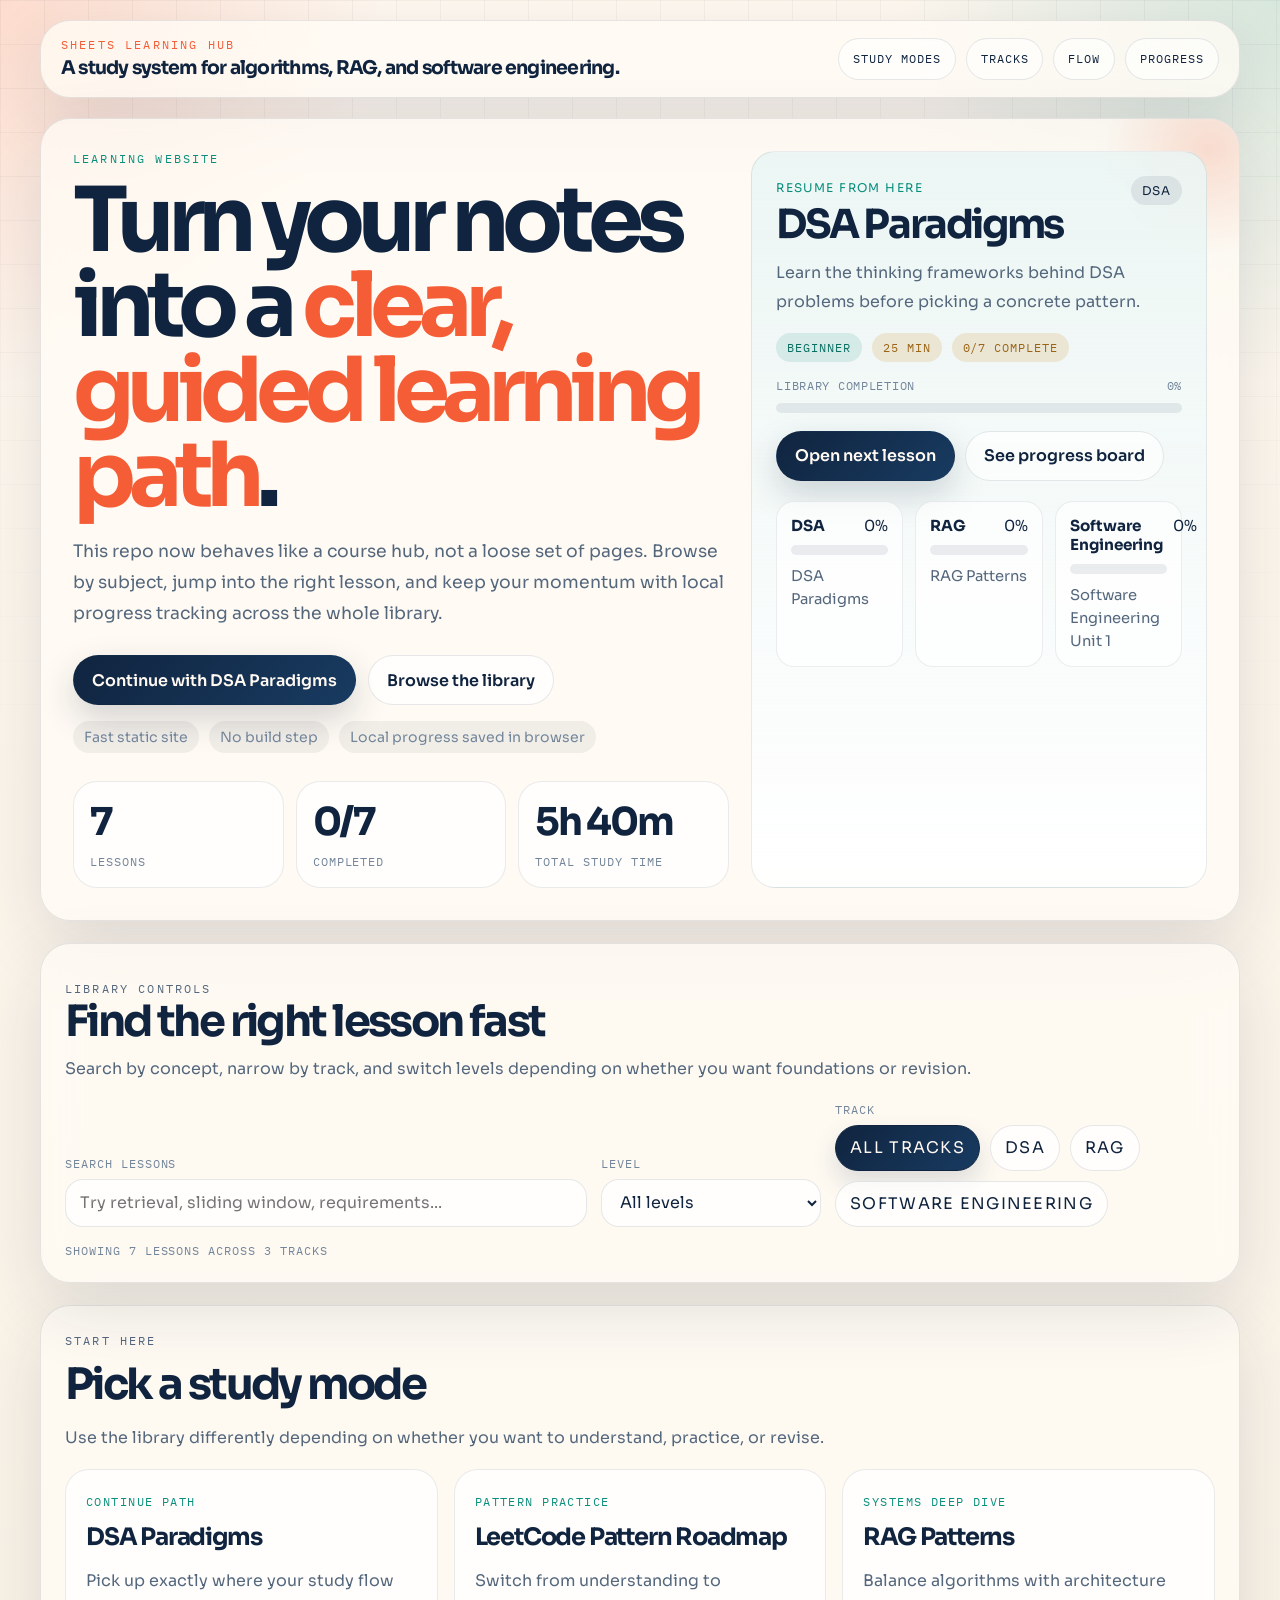
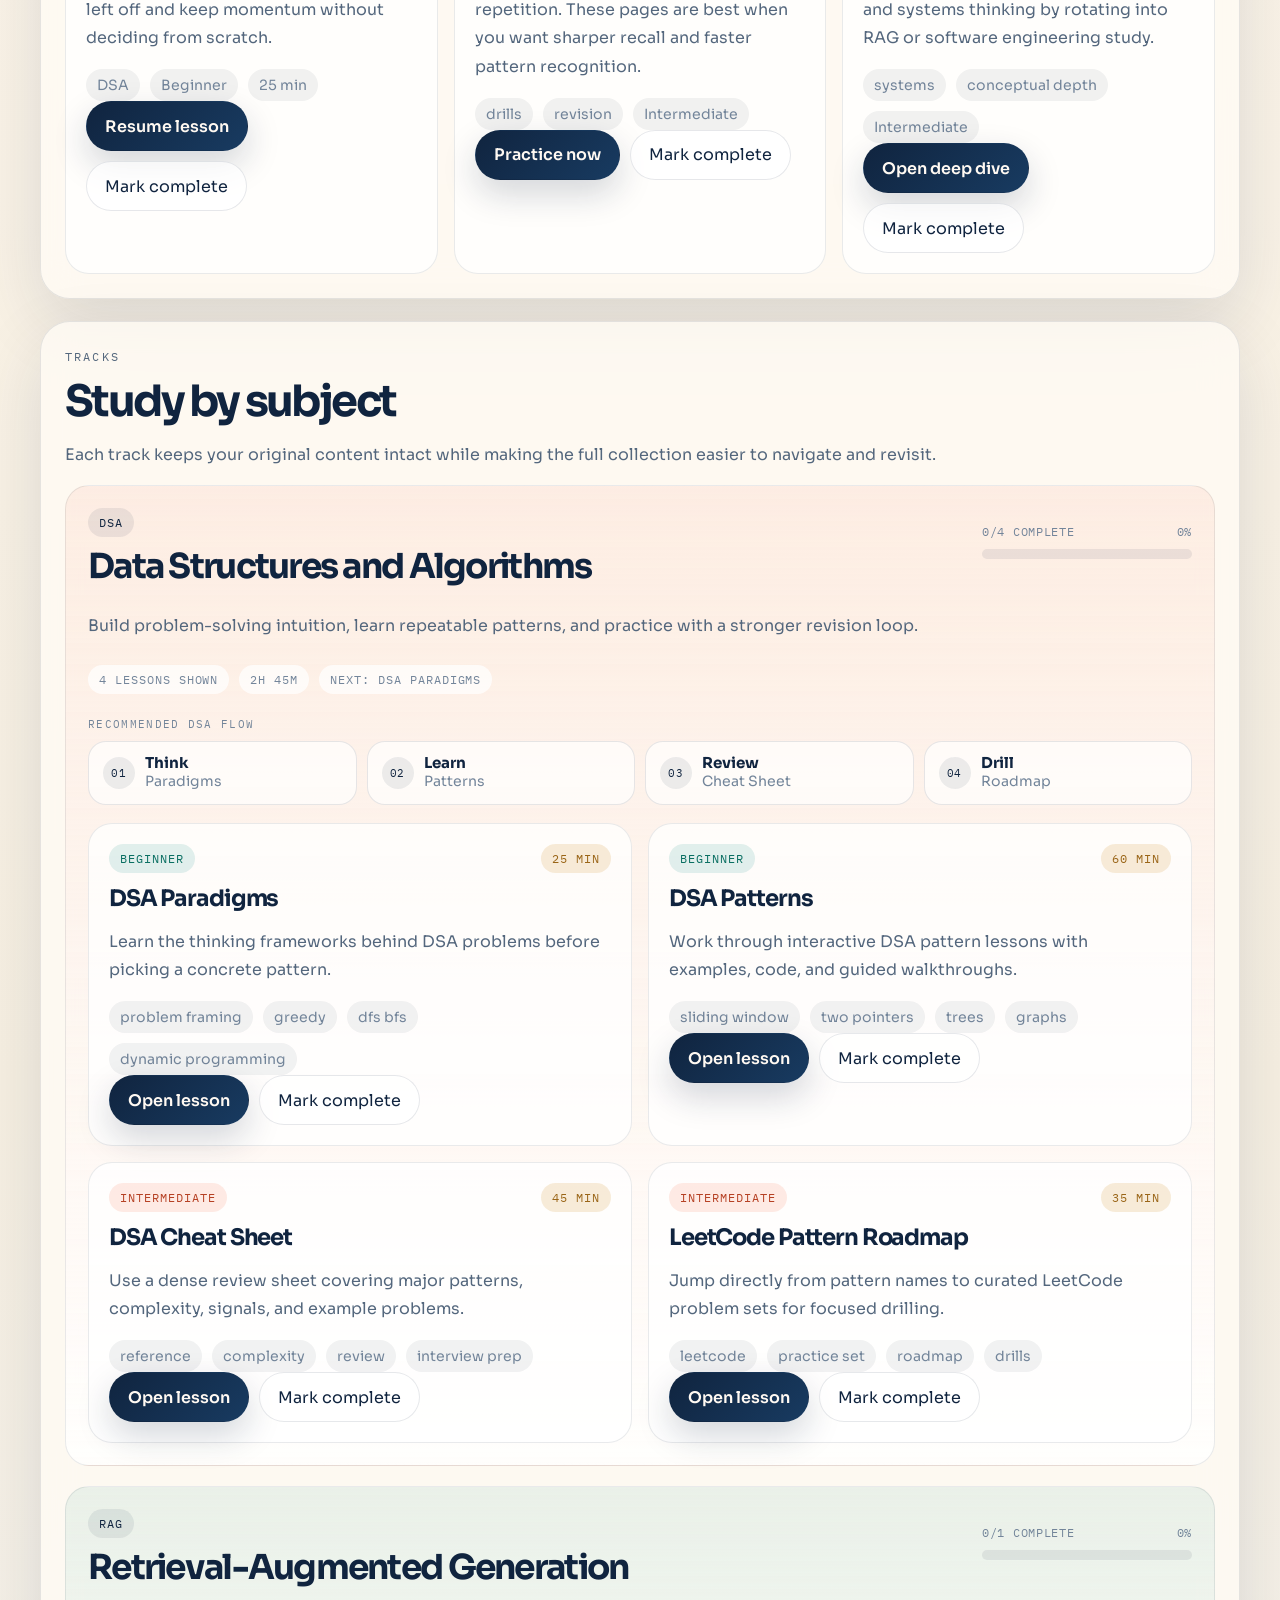
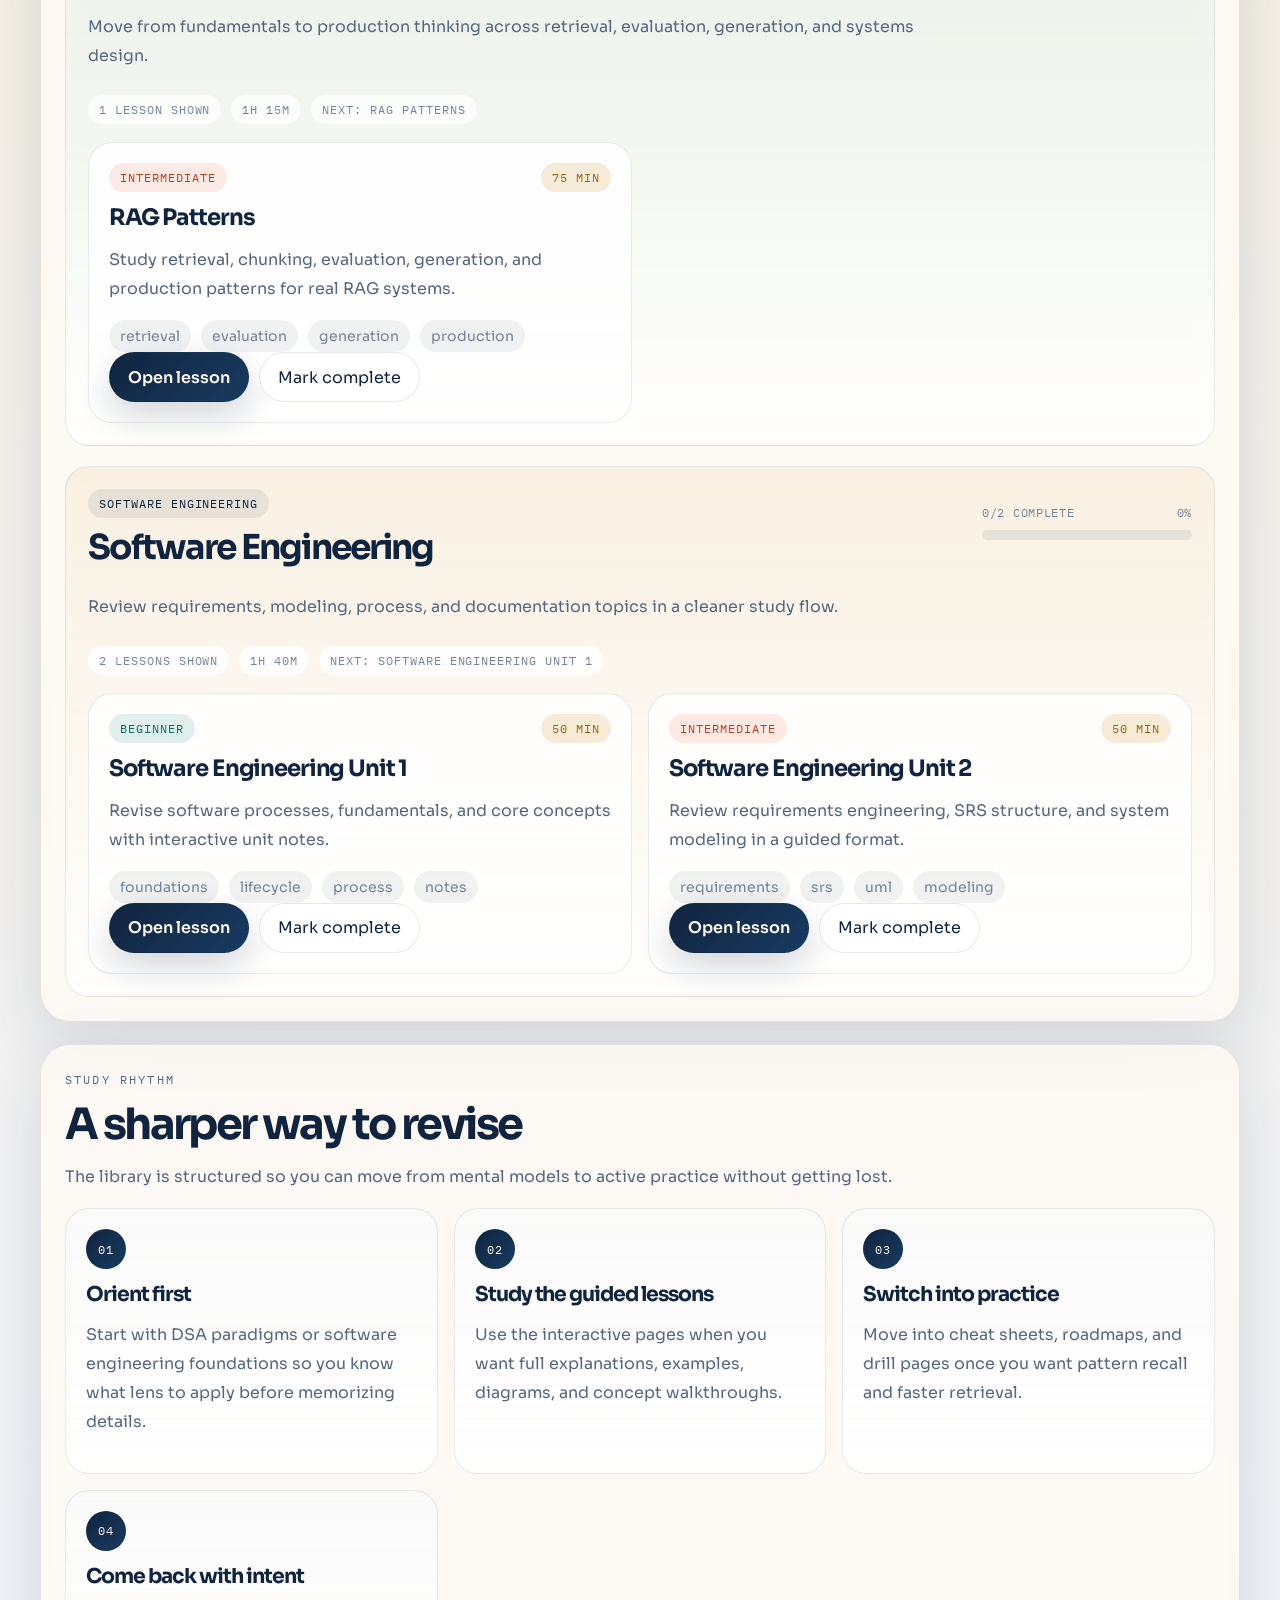
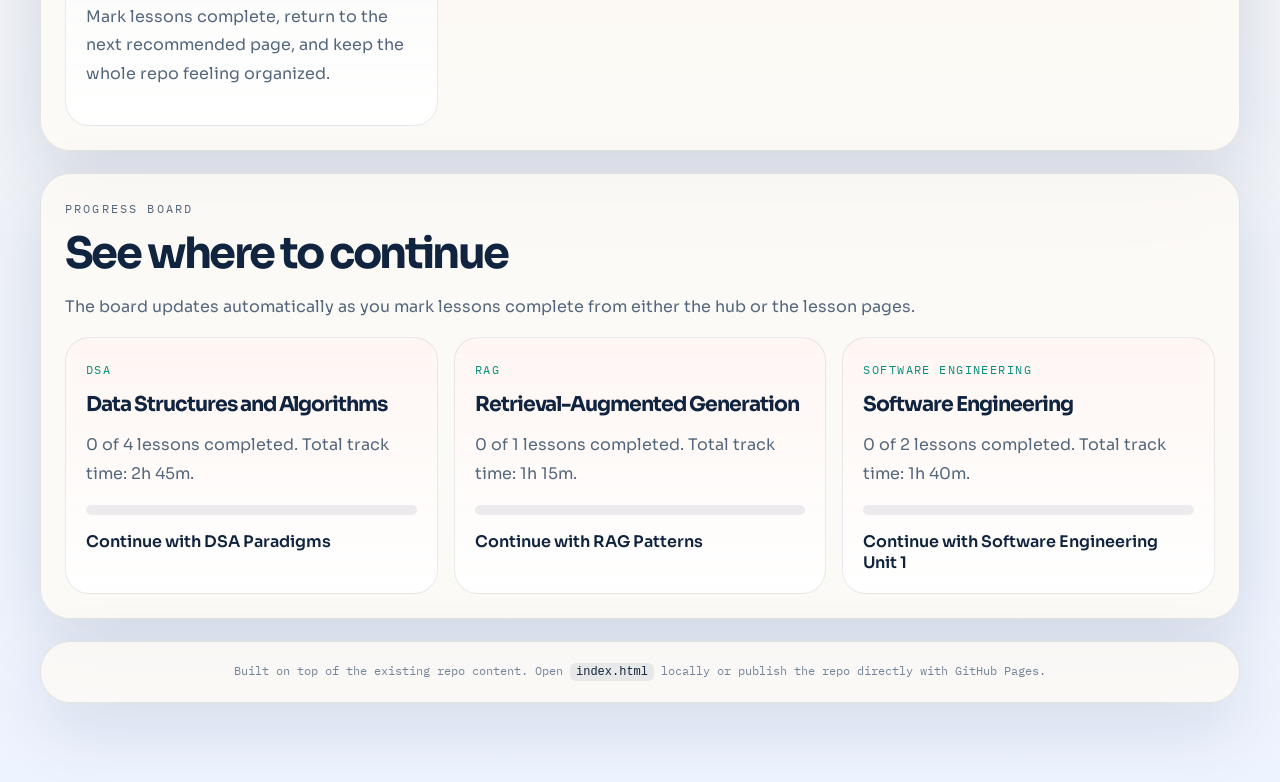
<file: index.html>
<!DOCTYPE html>
<html lang="en">
<head>
    <meta charset="UTF-8" />
    <meta name="viewport" content="width=device-width, initial-scale=1.0" />
    <title>Sheets Learning Hub</title>
    <meta name="description" content="A polished static learning website for DSA, RAG, and Software Engineering notes, roadmaps, and interactive study pages." />
    <link rel="preconnect" href="https://fonts.googleapis.com" />
    <link rel="preconnect" href="https://fonts.gstatic.com" crossorigin />
    <link href="https://fonts.googleapis.com/css2?family=IBM+Plex+Mono:wght@400;500;600&family=Sora:wght@400;500;600;700;800&display=swap" rel="stylesheet" />
    <link rel="stylesheet" href="assets/learnsite.css" />
</head>
<body class="hub-home" data-site-root=".">
    <div class="hub-shell">
        <header class="hub-topbar hub-surface">
            <a class="hub-brand" href="#top">
                <span class="hub-brand-mark">Sheets Learning Hub</span>
                <span class="hub-brand-title">A study system for algorithms, RAG, and software engineering.</span>
            </a>

            <nav class="hub-nav" aria-label="Primary">
                <a class="hub-nav-link" href="#study-modes">Study modes</a>
                <a class="hub-nav-link" href="#tracks">Tracks</a>
                <a class="hub-nav-link" href="#flow">Flow</a>
                <a class="hub-nav-link" href="#progress">Progress</a>
            </nav>
        </header>

        <section class="hub-hero hub-surface" id="top">
            <div class="hub-hero-copy">
                <p class="hub-kicker">Learning website</p>
                <h1>Turn your notes into a <span>clear, guided learning path</span>.</h1>
                <p class="hub-lead">
                    This repo now behaves like a course hub, not a loose set of pages. Browse by subject, jump into
                    the right lesson, and keep your momentum with local progress tracking across the whole library.
                </p>

                <div class="hub-hero-actions">
                    <a class="hub-btn hub-btn-primary" id="hub-continue" href="DSA/paradigms.html">Start learning</a>
                    <a class="hub-btn hub-btn-ghost" href="#catalog">Browse the library</a>
                </div>

                <div class="hub-trust-row">
                    <span class="hub-trust-pill">Fast static site</span>
                    <span class="hub-trust-pill">No build step</span>
                    <span class="hub-trust-pill">Local progress saved in browser</span>
                </div>

                <div class="hub-library-stats" id="hub-library-stats"></div>
            </div>

            <aside class="hub-command" id="hub-command"></aside>
        </section>

        <section class="hub-toolbar hub-surface" id="catalog">
            <div class="hub-toolbar-copy">
                <p class="hub-label">Library controls</p>
                <h2>Find the right lesson fast</h2>
                <p>Search by concept, narrow by track, and switch levels depending on whether you want foundations or revision.</p>
            </div>

            <div class="hub-toolbar-controls">
                <label class="hub-field hub-field-wide">
                    <span>Search lessons</span>
                    <input id="hub-search" type="search" placeholder="Try retrieval, sliding window, requirements..." />
                </label>

                <label class="hub-field">
                    <span>Level</span>
                    <select id="hub-level-filter">
                        <option value="all">All levels</option>
                        <option value="Beginner">Beginner</option>
                        <option value="Intermediate">Intermediate</option>
                        <option value="Advanced">Advanced</option>
                    </select>
                </label>

                <div class="hub-filter-panel">
                    <span>Track</span>
                    <div class="hub-chip-row" id="hub-track-filters"></div>
                </div>
            </div>

            <div class="hub-result-count" id="hub-result-count">Showing all lessons</div>
        </section>

        <section class="hub-section hub-surface" id="study-modes">
            <div class="hub-section-head">
                <div>
                    <p class="hub-label">Start here</p>
                    <h2>Pick a study mode</h2>
                    <p>Use the library differently depending on whether you want to understand, practice, or revise.</p>
                </div>
            </div>
            <div class="hub-study-grid" id="hub-study-grid"></div>
        </section>

        <section class="hub-section hub-surface" id="tracks">
            <div class="hub-section-head">
                <div>
                    <p class="hub-label">Tracks</p>
                    <h2>Study by subject</h2>
                    <p>Each track keeps your original content intact while making the full collection easier to navigate and revisit.</p>
                </div>
            </div>
            <div class="hub-track-stack" id="hub-catalog"></div>
        </section>

        <section class="hub-section hub-surface" id="flow">
            <div class="hub-section-head">
                <div>
                    <p class="hub-label">Study rhythm</p>
                    <h2>A sharper way to revise</h2>
                    <p>The library is structured so you can move from mental models to active practice without getting lost.</p>
                </div>
            </div>

            <div class="hub-flow-grid">
                <article class="hub-flow-card">
                    <span class="hub-step-no">01</span>
                    <h3>Orient first</h3>
                    <p>Start with DSA paradigms or software engineering foundations so you know what lens to apply before memorizing details.</p>
                </article>
                <article class="hub-flow-card">
                    <span class="hub-step-no">02</span>
                    <h3>Study the guided lessons</h3>
                    <p>Use the interactive pages when you want full explanations, examples, diagrams, and concept walkthroughs.</p>
                </article>
                <article class="hub-flow-card">
                    <span class="hub-step-no">03</span>
                    <h3>Switch into practice</h3>
                    <p>Move into cheat sheets, roadmaps, and drill pages once you want pattern recall and faster retrieval.</p>
                </article>
                <article class="hub-flow-card">
                    <span class="hub-step-no">04</span>
                    <h3>Come back with intent</h3>
                    <p>Mark lessons complete, return to the next recommended page, and keep the whole repo feeling organized.</p>
                </article>
            </div>
        </section>

        <section class="hub-section hub-surface" id="progress">
            <div class="hub-section-head">
                <div>
                    <p class="hub-label">Progress board</p>
                    <h2>See where to continue</h2>
                    <p>The board updates automatically as you mark lessons complete from either the hub or the lesson pages.</p>
                </div>
            </div>
            <div class="hub-progress-board" id="hub-progress-board"></div>
        </section>

        <footer class="hub-footer hub-surface">
            Built on top of the existing repo content. Open <code>index.html</code> locally or publish the repo directly with GitHub Pages.
        </footer>
    </div>

    <script defer src="assets/learnsite.js"></script>
</body>
</html>
</file>
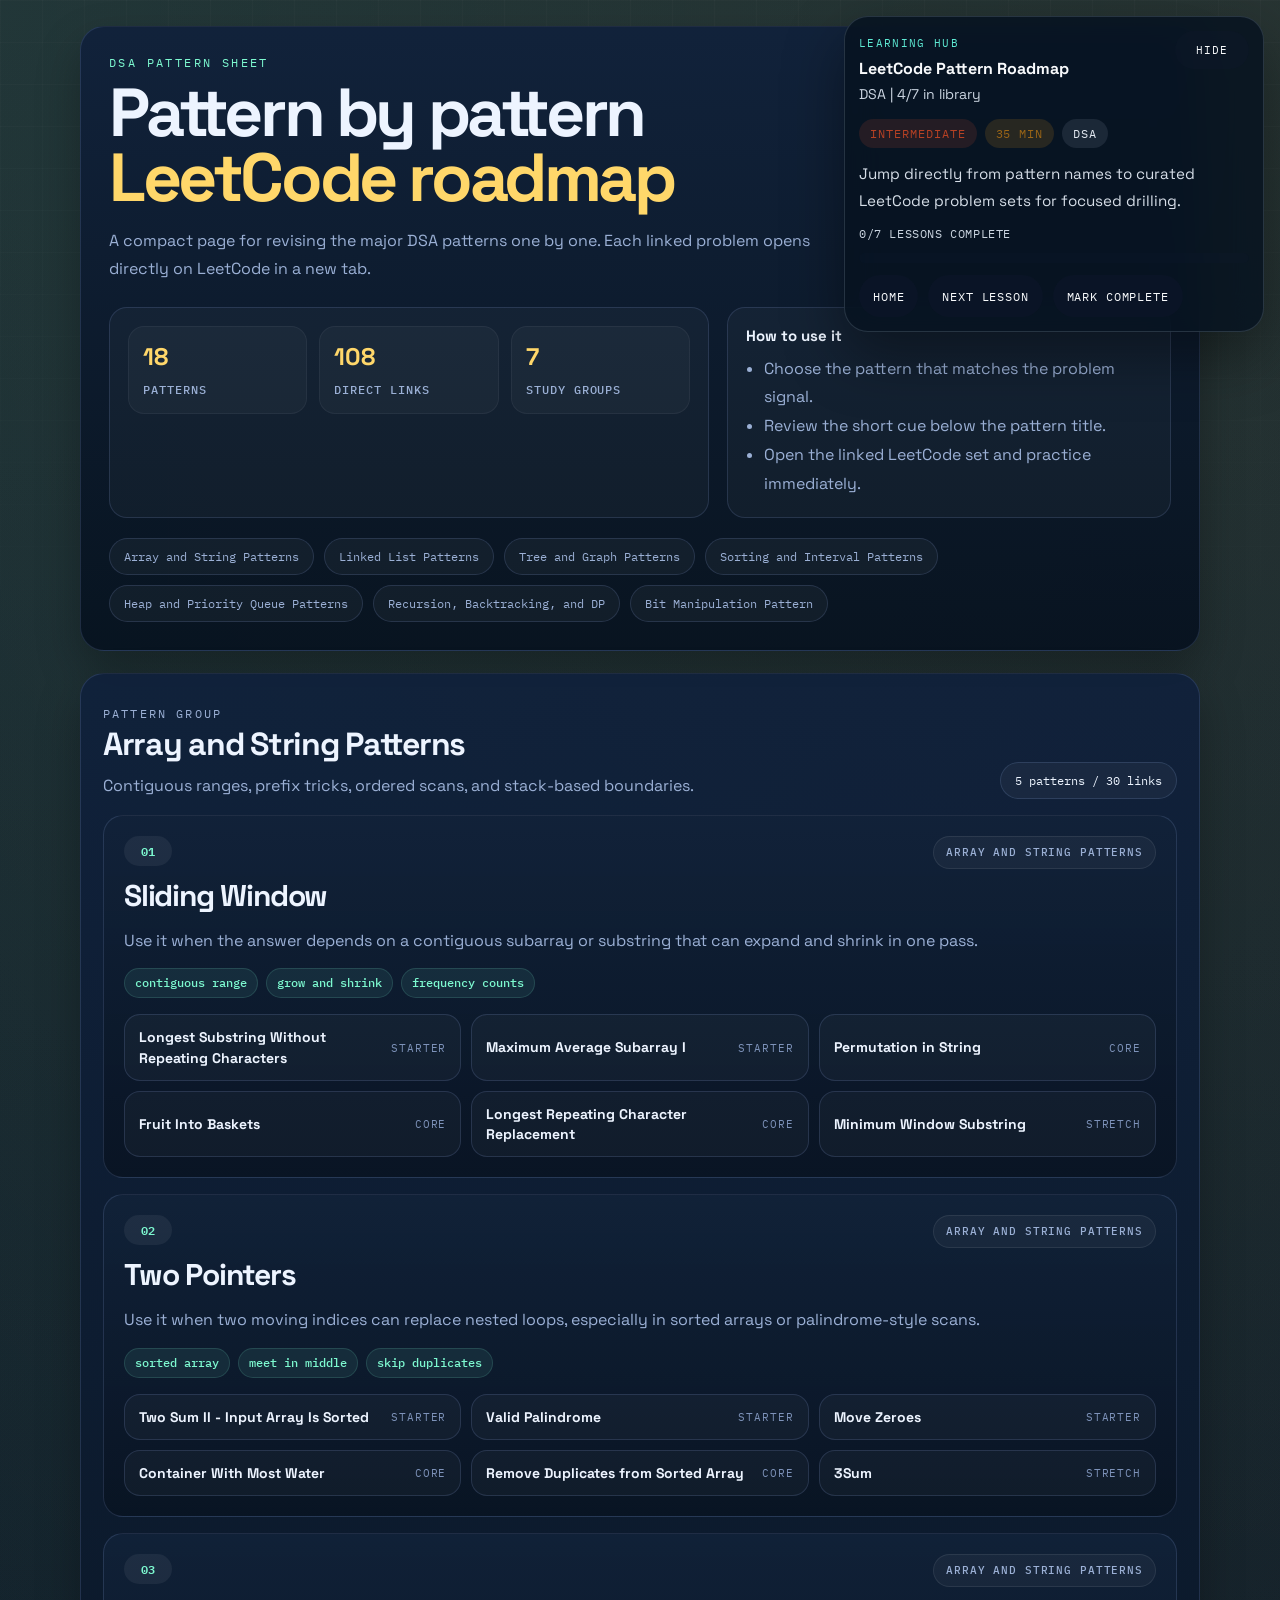
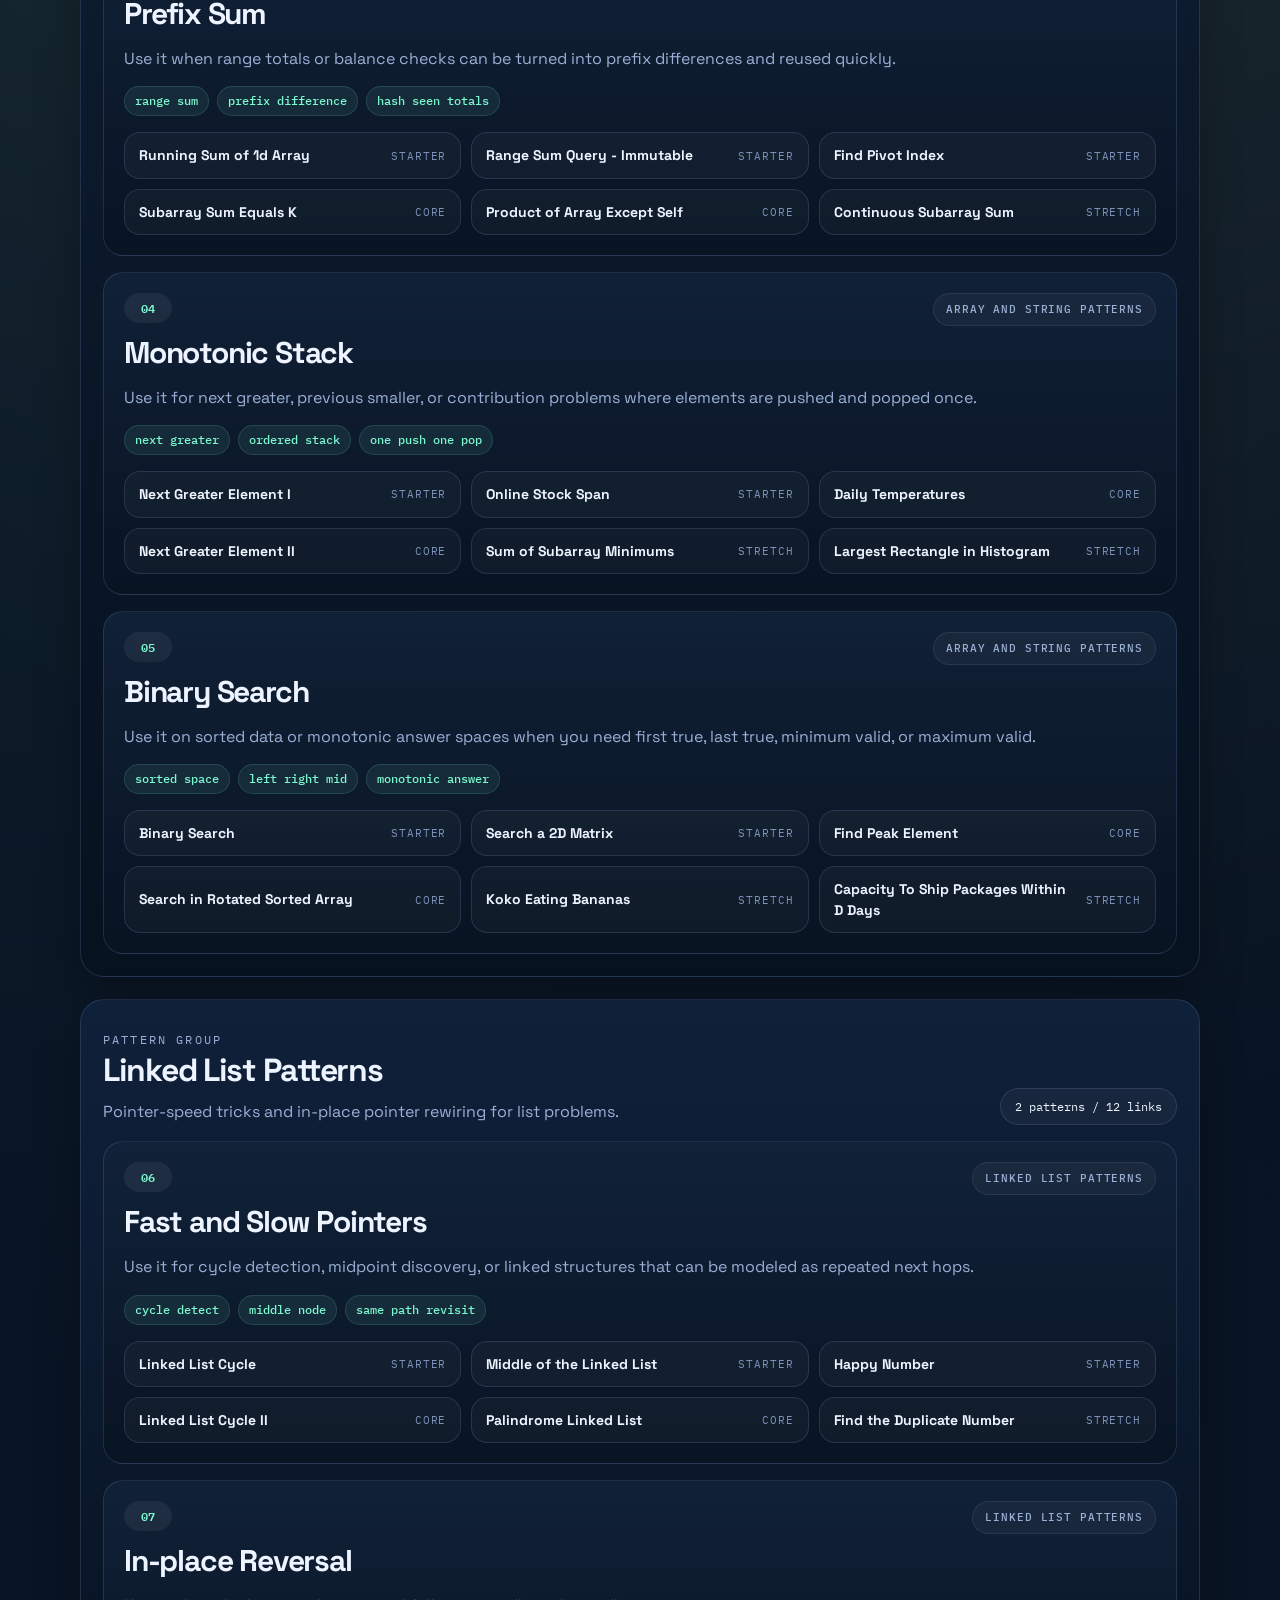
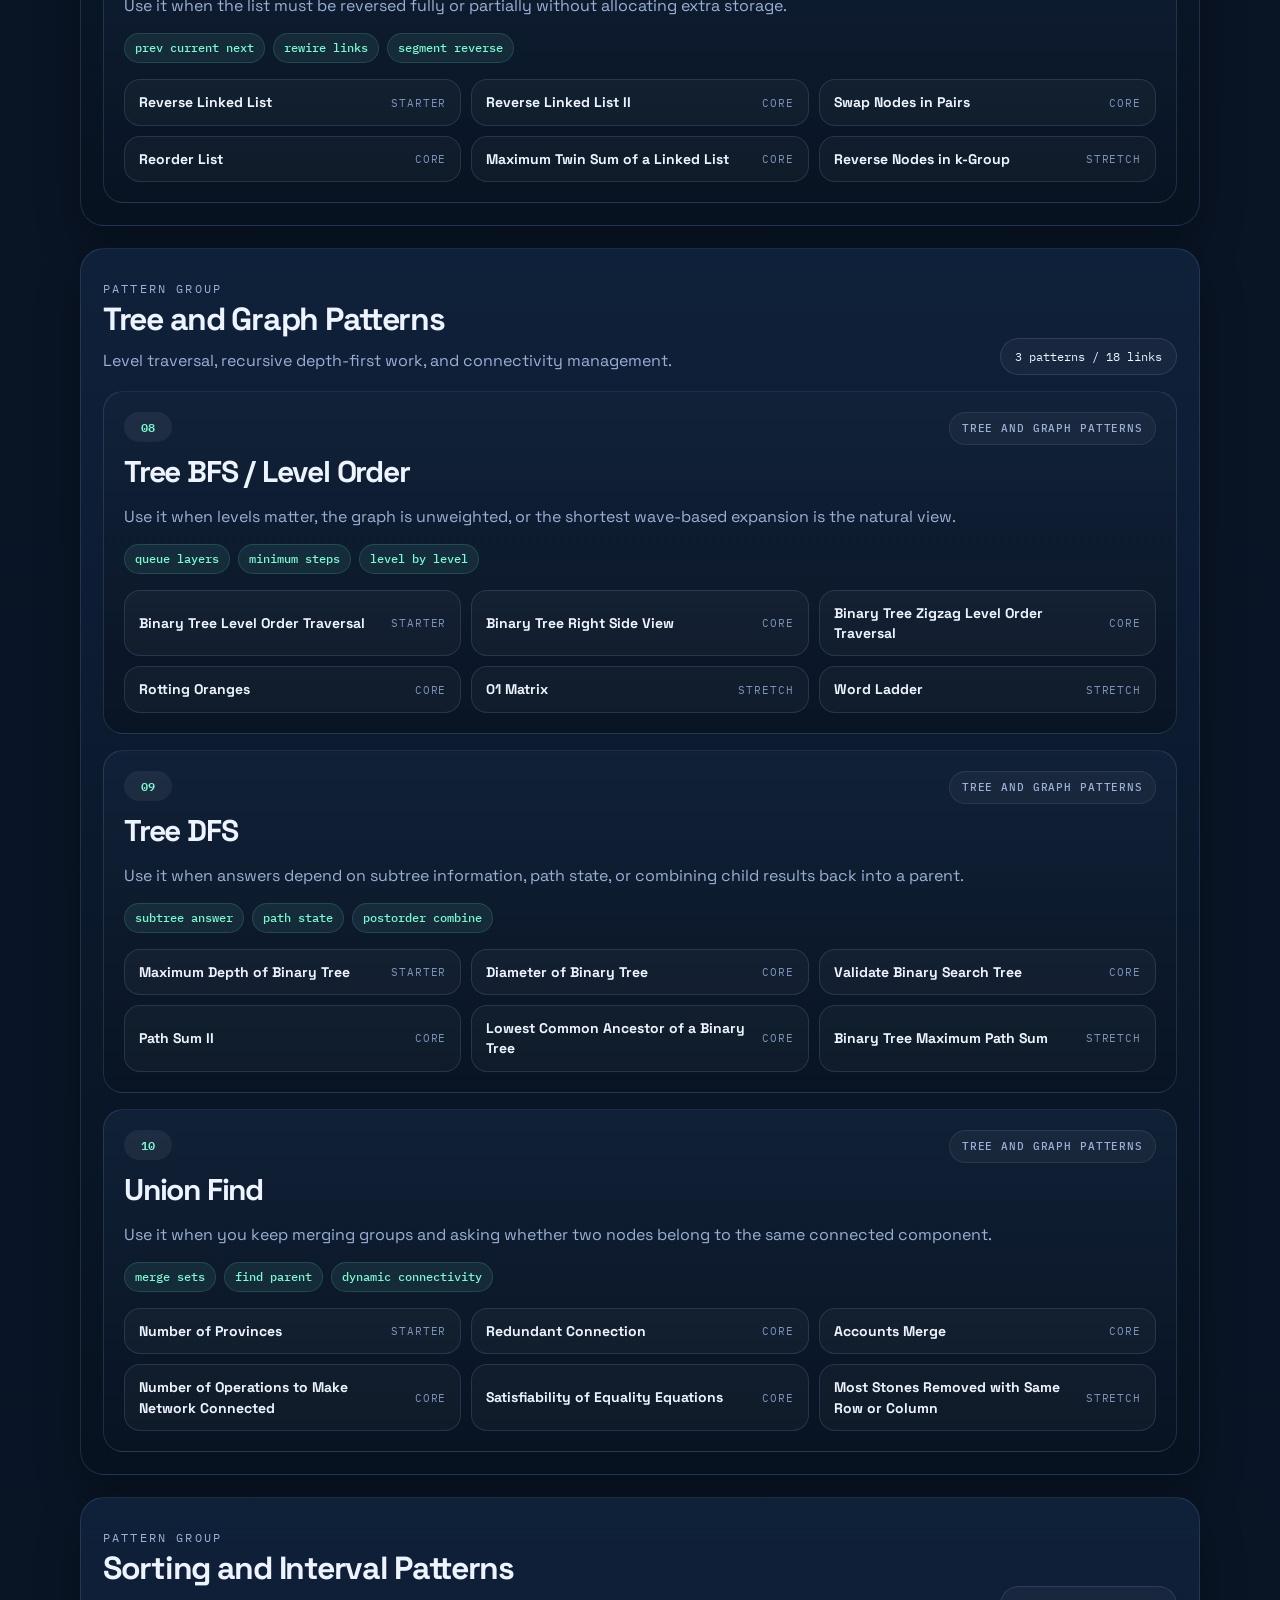
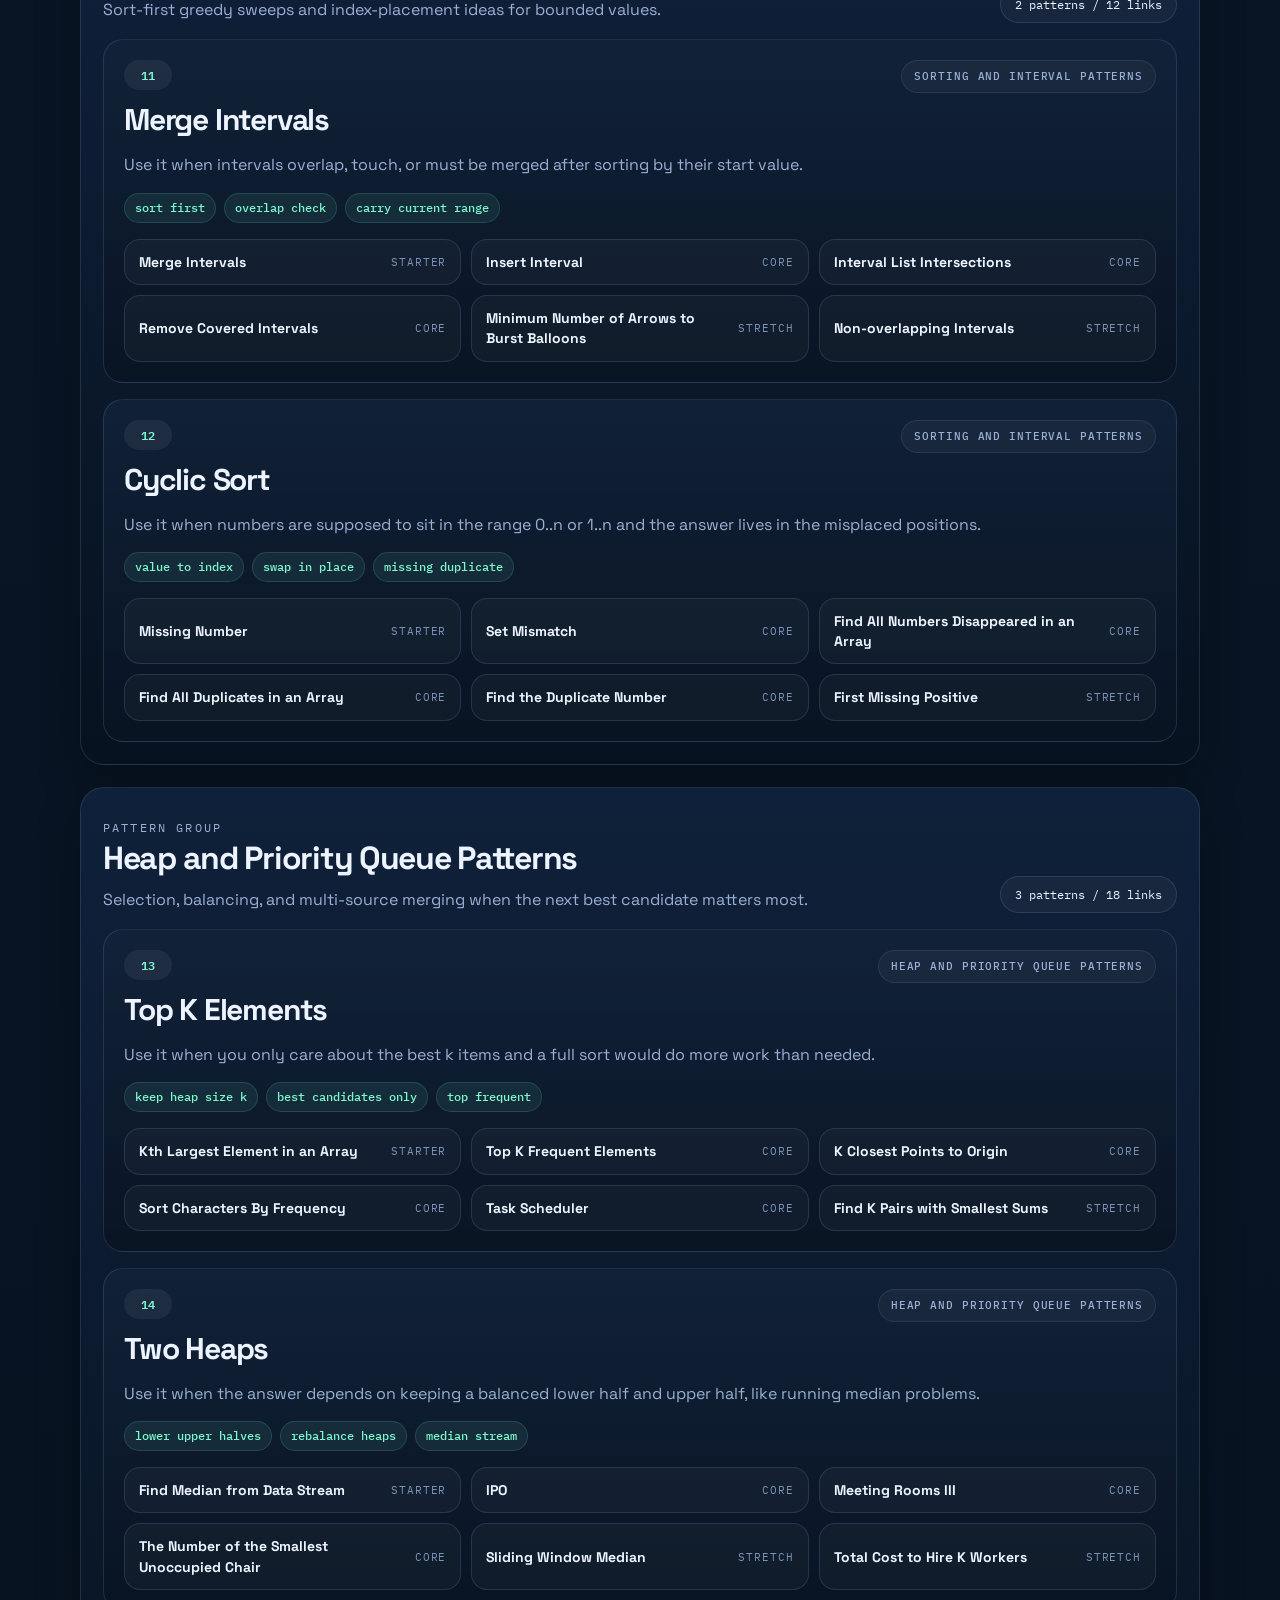
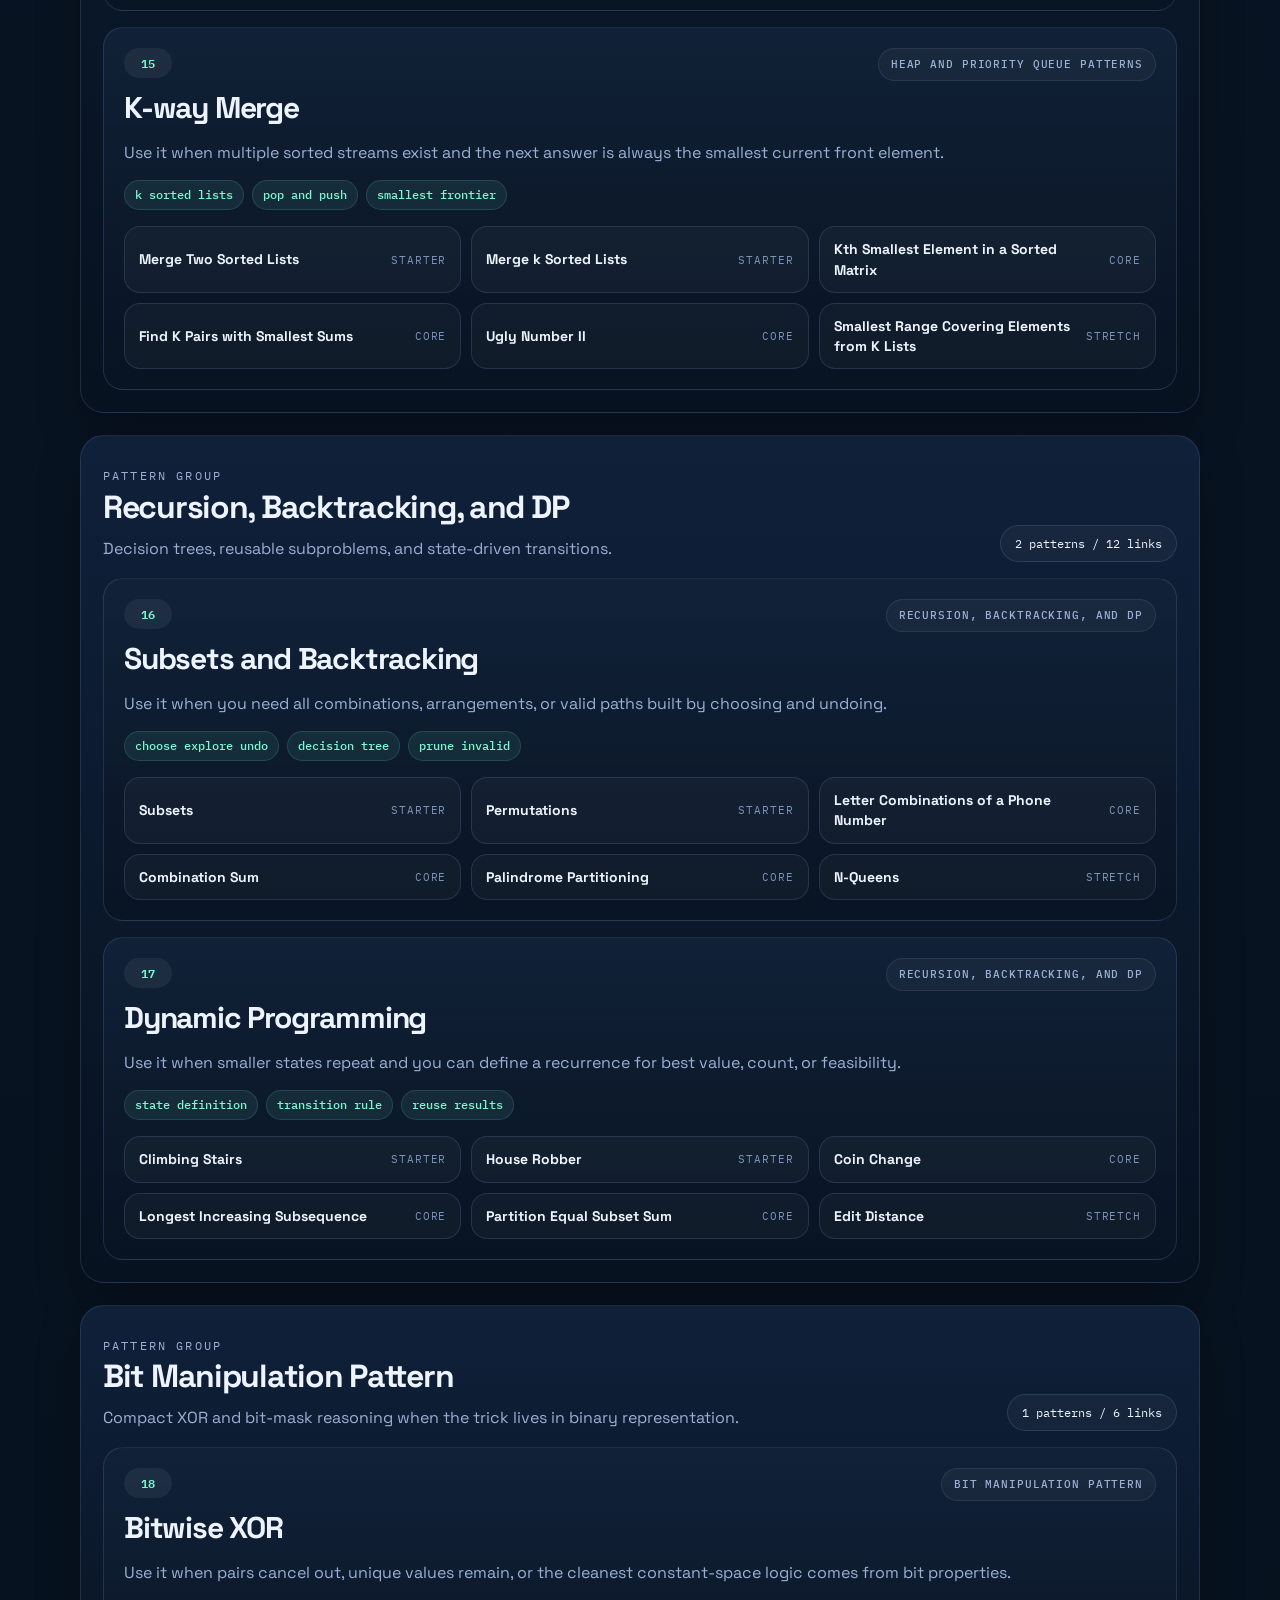
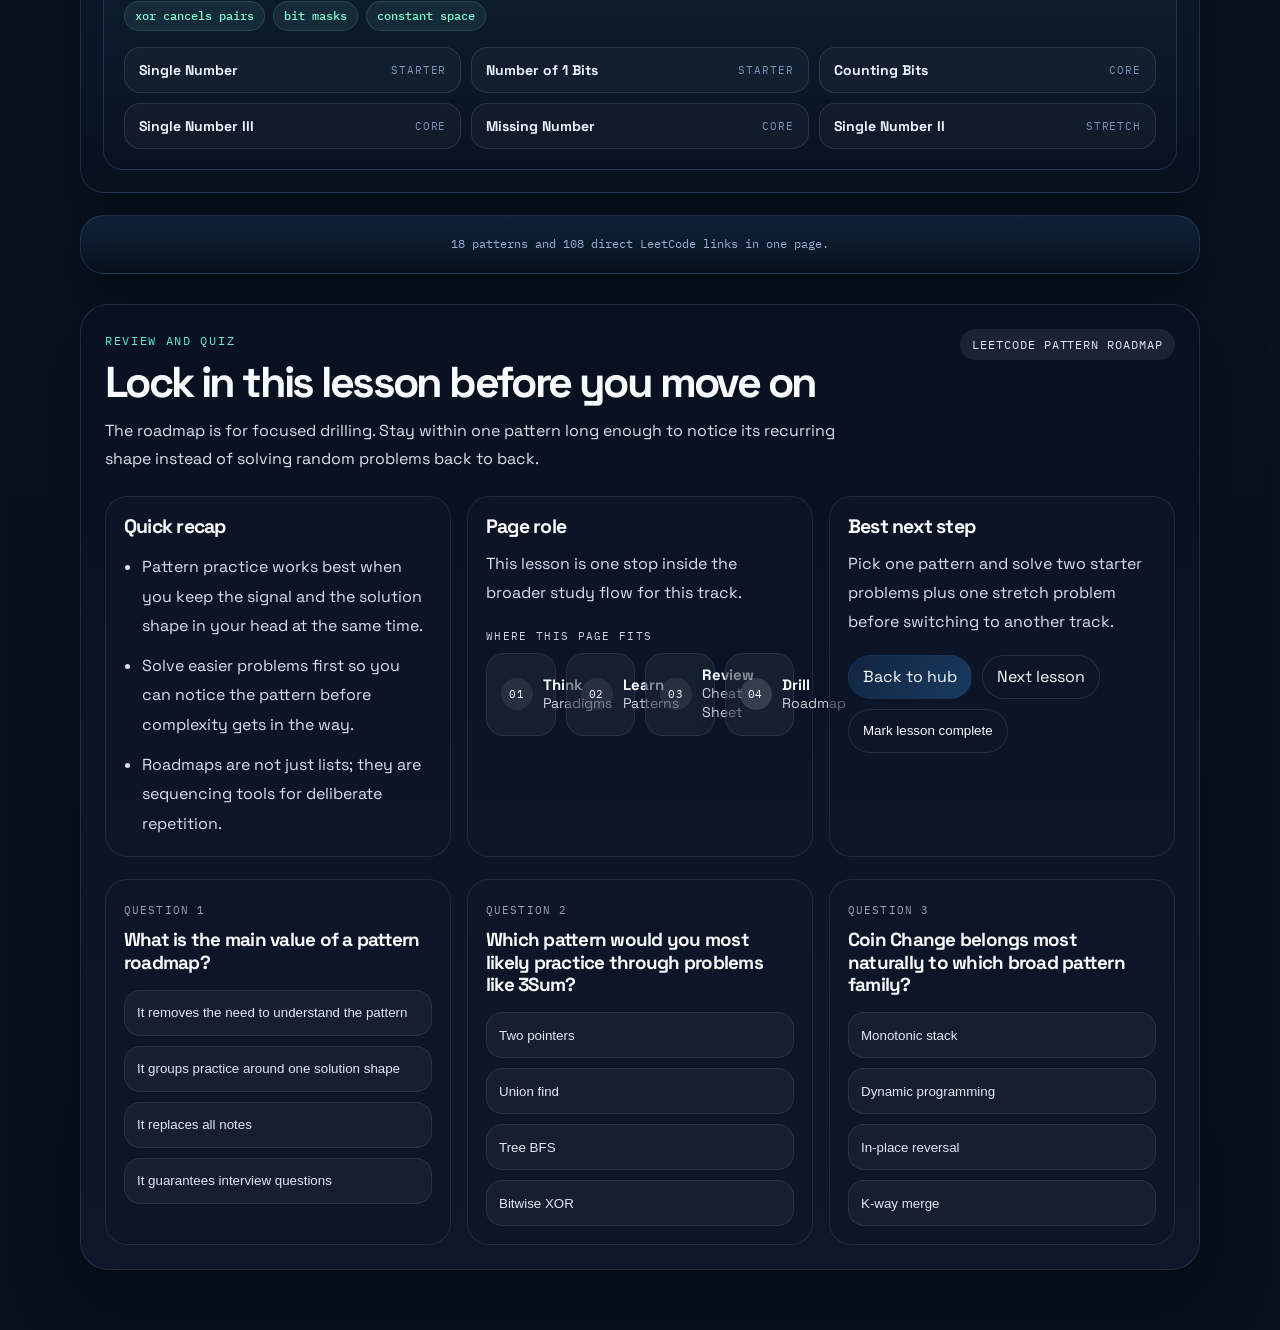
<file: DSA/leetcode-patterns.html>
<!DOCTYPE html>
<html lang="en">
<head>
    <meta charset="UTF-8" />
    <meta name="viewport" content="width=device-width, initial-scale=1.0" />
    <title>DSA Pattern Roadmap</title>
    <link rel="preconnect" href="https://fonts.googleapis.com" />
    <link rel="preconnect" href="https://fonts.gstatic.com" crossorigin />
    <link href="https://fonts.googleapis.com/css2?family=Space+Grotesk:wght@400;500;700&family=IBM+Plex+Mono:wght@400;500;600&display=swap" rel="stylesheet" />
    <style>
        :root{--bg:#08111f;--bg2:#0d1a2f;--panel:#10213b;--line:rgba(164,189,255,.15);--text:#edf4ff;--muted:#9bb0d5;--accent:#7df9d0;--accent2:#ffd76a;--mono:"IBM Plex Mono",monospace;--display:"Space Grotesk",sans-serif}
        *{box-sizing:border-box} html{scroll-behavior:smooth}
        body{margin:0;min-height:100vh;color:var(--text);font-family:var(--display);background:radial-gradient(circle at top left,rgba(125,249,208,.12),transparent 32%),radial-gradient(circle at top right,rgba(255,215,106,.1),transparent 28%),linear-gradient(180deg,var(--bg) 0%,#091526 45%,#06111d 100%)}
        body::before{content:"";position:fixed;inset:0;pointer-events:none;background-image:linear-gradient(rgba(255,255,255,.025) 1px,transparent 1px),linear-gradient(90deg,rgba(255,255,255,.025) 1px,transparent 1px);background-size:42px 42px;mask-image:linear-gradient(180deg,rgba(0,0,0,.9),transparent 90%)}
        a{text-decoration:none;color:inherit}
        .wrap{width:min(1120px,calc(100% - 28px));margin:0 auto;padding:26px 0 48px;position:relative;z-index:1}
        .hero,.section,.footer{border:1px solid var(--line);border-radius:24px;background:linear-gradient(180deg,rgba(16,33,59,.94),rgba(7,18,31,.94));box-shadow:0 20px 44px rgba(0,0,0,.28)}
        .hero{padding:28px}
        .eyebrow,.label,.count,.jump,.level,.footer{font-family:var(--mono)}
        .eyebrow{margin:0 0 10px;color:var(--accent);font-size:12px;letter-spacing:.2em;text-transform:uppercase}
        h1{margin:0;font-size:clamp(34px,7vw,68px);line-height:.96;letter-spacing:-.05em;max-width:760px}
        h1 span{color:var(--accent2)}
        .intro{margin:16px 0 0;max-width:720px;color:var(--muted);line-height:1.75}
        .hero-row{display:grid;grid-template-columns:1.15fr .85fr;gap:18px;margin-top:24px}
        .stats,.note{padding:18px;border:1px solid var(--line);border-radius:18px;background:rgba(255,255,255,.03)}
        .stats-grid{display:grid;grid-template-columns:repeat(3,1fr);gap:12px}
        .stat{padding:14px;border-radius:16px;background:rgba(255,255,255,.03);border:1px solid rgba(255,255,255,.05)}
        .stat strong{display:block;margin-bottom:6px;font-size:24px;color:var(--accent2)}
        .stat span{font:500 12px/1.5 var(--mono);color:var(--muted);text-transform:uppercase;letter-spacing:.08em}
        .note h2,.section h2,.card h3{margin:0}
        .note h2{font-size:15px}
        .note ul{margin:10px 0 0;padding-left:18px;color:var(--muted);line-height:1.8}
        .nav{display:flex;flex-wrap:wrap;gap:10px;margin-top:20px}
        .jump{padding:10px 14px;border:1px solid var(--line);border-radius:999px;background:rgba(255,255,255,.04);color:var(--muted);font-size:12px}
        .section{margin-top:22px;padding:22px}
        .section-head{display:flex;align-items:end;justify-content:space-between;gap:14px;margin-bottom:16px}
        .label{margin:0 0 8px;color:var(--muted);font-size:12px;letter-spacing:.18em;text-transform:uppercase}
        .section h2{font-size:clamp(24px,4vw,32px);letter-spacing:-.04em}
        .section p{margin:8px 0 0;color:var(--muted);line-height:1.7}
        .count{padding:10px 14px;border-radius:999px;border:1px solid var(--line);background:rgba(255,255,255,.04);font-size:12px;white-space:nowrap}
        .grid{display:grid;gap:16px}
        .card{padding:20px;border-radius:20px;border:1px solid var(--line);background:linear-gradient(180deg,rgba(18,35,58,.84),rgba(9,20,35,.92));scroll-margin-top:20px}
        .card-head{display:flex;align-items:start;justify-content:space-between;gap:14px;margin-bottom:12px}
        .num{display:inline-flex;min-width:48px;height:30px;align-items:center;justify-content:center;padding:0 10px;border-radius:999px;background:rgba(255,255,255,.06);color:var(--accent);font:600 12px/1 var(--mono)}
        .card h3{margin-top:10px;font-size:clamp(22px,4vw,30px);letter-spacing:-.04em}
        .badge{padding:10px 12px;border-radius:999px;border:1px solid rgba(255,255,255,.08);background:rgba(255,255,255,.04);color:var(--muted);font:500 11px/1 var(--mono);text-transform:uppercase;letter-spacing:.08em}
        .signal{margin:0;color:var(--muted);line-height:1.75}
        .meta{display:flex;flex-wrap:wrap;gap:8px;margin-top:14px}
        .tip{padding:8px 10px;border-radius:999px;background:rgba(125,249,208,.08);border:1px solid rgba(125,249,208,.14);color:var(--accent);font:500 12px/1 var(--mono)}
        .links{display:flex;flex-wrap:wrap;gap:10px;margin-top:16px}
        .problem{display:flex;align-items:center;justify-content:space-between;gap:12px;padding:12px 14px;border-radius:16px;border:1px solid var(--line);background:rgba(255,255,255,.03);min-width:min(100%,260px);flex:1 1 260px}
        .problem:hover,.jump:hover{border-color:rgba(164,189,255,.28);transform:translateY(-2px)}
        .problem strong{font-size:14px;line-height:1.45}
        .level{color:#7d92b9;font-size:11px;letter-spacing:.08em;text-transform:uppercase;white-space:nowrap}
        .footer{margin-top:22px;padding:18px;text-align:center;color:var(--muted);font-size:12px;line-height:1.7}
        @media (max-width:900px){.hero-row,.stats-grid{grid-template-columns:1fr}.section-head,.card-head{flex-direction:column;align-items:start}}
        @media (max-width:640px){.wrap{width:min(100% - 18px,1120px);padding:18px 0 34px}.hero,.section,.card,.stats,.note,.footer{padding:16px}.problem{min-width:100%}}
    </style>
    <link rel="stylesheet" href="../assets/learnsite.css" />
</head>
<body data-site-root=".." data-lesson-id="dsa-roadmap">
    <div class="wrap">
        <header class="hero">
            <p class="eyebrow">DSA Pattern Sheet</p>
            <h1>Pattern by pattern <span>LeetCode roadmap</span></h1>
            <p class="intro">A compact page for revising the major DSA patterns one by one. Each linked problem opens directly on LeetCode in a new tab.</p>
            <div class="hero-row">
                <div class="stats"><div class="stats-grid" id="stats"></div></div>
                <div class="note">
                    <h2>How to use it</h2>
                    <ul>
                        <li>Choose the pattern that matches the problem signal.</li>
                        <li>Review the short cue below the pattern title.</li>
                        <li>Open the linked LeetCode set and practice immediately.</li>
                    </ul>
                </div>
            </div>
            <nav class="nav" id="nav"></nav>
        </header>

        <main id="app"></main>
        <footer class="footer" id="footer"></footer>
    </div>

    <script>
        const base = "https://leetcode.com/problems/";
        const link = (title, slug, level) => ({ title, url: base + slug + "/", level });
        const sections = [
            { id: "array-string", title: "Array and String Patterns", subtitle: "Contiguous ranges, prefix tricks, ordered scans, and stack-based boundaries.", patterns: [
                { id: "sliding-window", name: "Sliding Window", signal: "Use it when the answer depends on a contiguous subarray or substring that can expand and shrink in one pass.", focus: ["contiguous range", "grow and shrink", "frequency counts"], problems: [link("Longest Substring Without Repeating Characters","longest-substring-without-repeating-characters","Starter"), link("Maximum Average Subarray I","maximum-average-subarray-i","Starter"), link("Permutation in String","permutation-in-string","Core"), link("Fruit Into Baskets","fruit-into-baskets","Core"), link("Longest Repeating Character Replacement","longest-repeating-character-replacement","Core"), link("Minimum Window Substring","minimum-window-substring","Stretch")] },
                { id: "two-pointers", name: "Two Pointers", signal: "Use it when two moving indices can replace nested loops, especially in sorted arrays or palindrome-style scans.", focus: ["sorted array", "meet in middle", "skip duplicates"], problems: [link("Two Sum II - Input Array Is Sorted","two-sum-ii-input-array-is-sorted","Starter"), link("Valid Palindrome","valid-palindrome","Starter"), link("Move Zeroes","move-zeroes","Starter"), link("Container With Most Water","container-with-most-water","Core"), link("Remove Duplicates from Sorted Array","remove-duplicates-from-sorted-array","Core"), link("3Sum","3sum","Stretch")] },
                { id: "prefix-sum", name: "Prefix Sum", signal: "Use it when range totals or balance checks can be turned into prefix differences and reused quickly.", focus: ["range sum", "prefix difference", "hash seen totals"], problems: [link("Running Sum of 1d Array","running-sum-of-1d-array","Starter"), link("Range Sum Query - Immutable","range-sum-query-immutable","Starter"), link("Find Pivot Index","find-pivot-index","Starter"), link("Subarray Sum Equals K","subarray-sum-equals-k","Core"), link("Product of Array Except Self","product-of-array-except-self","Core"), link("Continuous Subarray Sum","continuous-subarray-sum","Stretch")] },
                { id: "monotonic-stack", name: "Monotonic Stack", signal: "Use it for next greater, previous smaller, or contribution problems where elements are pushed and popped once.", focus: ["next greater", "ordered stack", "one push one pop"], problems: [link("Next Greater Element I","next-greater-element-i","Starter"), link("Online Stock Span","online-stock-span","Starter"), link("Daily Temperatures","daily-temperatures","Core"), link("Next Greater Element II","next-greater-element-ii","Core"), link("Sum of Subarray Minimums","sum-of-subarray-minimums","Stretch"), link("Largest Rectangle in Histogram","largest-rectangle-in-histogram","Stretch")] },
                { id: "binary-search", name: "Binary Search", signal: "Use it on sorted data or monotonic answer spaces when you need first true, last true, minimum valid, or maximum valid.", focus: ["sorted space", "left right mid", "monotonic answer"], problems: [link("Binary Search","binary-search","Starter"), link("Search a 2D Matrix","search-a-2d-matrix","Starter"), link("Find Peak Element","find-peak-element","Core"), link("Search in Rotated Sorted Array","search-in-rotated-sorted-array","Core"), link("Koko Eating Bananas","koko-eating-bananas","Stretch"), link("Capacity To Ship Packages Within D Days","capacity-to-ship-packages-within-d-days","Stretch")] }
            ]},
            { id: "linked-list", title: "Linked List Patterns", subtitle: "Pointer-speed tricks and in-place pointer rewiring for list problems.", patterns: [
                { id: "fast-slow", name: "Fast and Slow Pointers", signal: "Use it for cycle detection, midpoint discovery, or linked structures that can be modeled as repeated next hops.", focus: ["cycle detect", "middle node", "same path revisit"], problems: [link("Linked List Cycle","linked-list-cycle","Starter"), link("Middle of the Linked List","middle-of-the-linked-list","Starter"), link("Happy Number","happy-number","Starter"), link("Linked List Cycle II","linked-list-cycle-ii","Core"), link("Palindrome Linked List","palindrome-linked-list","Core"), link("Find the Duplicate Number","find-the-duplicate-number","Stretch")] },
                { id: "inplace-reversal", name: "In-place Reversal", signal: "Use it when the list must be reversed fully or partially without allocating extra storage.", focus: ["prev current next", "rewire links", "segment reverse"], problems: [link("Reverse Linked List","reverse-linked-list","Starter"), link("Reverse Linked List II","reverse-linked-list-ii","Core"), link("Swap Nodes in Pairs","swap-nodes-in-pairs","Core"), link("Reorder List","reorder-list","Core"), link("Maximum Twin Sum of a Linked List","maximum-twin-sum-of-a-linked-list","Core"), link("Reverse Nodes in k-Group","reverse-nodes-in-k-group","Stretch")] }
            ]},
            { id: "tree-graph", title: "Tree and Graph Patterns", subtitle: "Level traversal, recursive depth-first work, and connectivity management.", patterns: [
                { id: "tree-bfs", name: "Tree BFS / Level Order", signal: "Use it when levels matter, the graph is unweighted, or the shortest wave-based expansion is the natural view.", focus: ["queue layers", "minimum steps", "level by level"], problems: [link("Binary Tree Level Order Traversal","binary-tree-level-order-traversal","Starter"), link("Binary Tree Right Side View","binary-tree-right-side-view","Core"), link("Binary Tree Zigzag Level Order Traversal","binary-tree-zigzag-level-order-traversal","Core"), link("Rotting Oranges","rotting-oranges","Core"), link("01 Matrix","01-matrix","Stretch"), link("Word Ladder","word-ladder","Stretch")] },
                { id: "tree-dfs", name: "Tree DFS", signal: "Use it when answers depend on subtree information, path state, or combining child results back into a parent.", focus: ["subtree answer", "path state", "postorder combine"], problems: [link("Maximum Depth of Binary Tree","maximum-depth-of-binary-tree","Starter"), link("Diameter of Binary Tree","diameter-of-binary-tree","Core"), link("Validate Binary Search Tree","validate-binary-search-tree","Core"), link("Path Sum II","path-sum-ii","Core"), link("Lowest Common Ancestor of a Binary Tree","lowest-common-ancestor-of-a-binary-tree","Core"), link("Binary Tree Maximum Path Sum","binary-tree-maximum-path-sum","Stretch")] },
                { id: "union-find", name: "Union Find", signal: "Use it when you keep merging groups and asking whether two nodes belong to the same connected component.", focus: ["merge sets", "find parent", "dynamic connectivity"], problems: [link("Number of Provinces","number-of-provinces","Starter"), link("Redundant Connection","redundant-connection","Core"), link("Accounts Merge","accounts-merge","Core"), link("Number of Operations to Make Network Connected","number-of-operations-to-make-network-connected","Core"), link("Satisfiability of Equality Equations","satisfiability-of-equality-equations","Core"), link("Most Stones Removed with Same Row or Column","most-stones-removed-with-same-row-or-column","Stretch")] }
            ]},
            { id: "sorting-intervals", title: "Sorting and Interval Patterns", subtitle: "Sort-first greedy sweeps and index-placement ideas for bounded values.", patterns: [
                { id: "merge-intervals", name: "Merge Intervals", signal: "Use it when intervals overlap, touch, or must be merged after sorting by their start value.", focus: ["sort first", "overlap check", "carry current range"], problems: [link("Merge Intervals","merge-intervals","Starter"), link("Insert Interval","insert-interval","Core"), link("Interval List Intersections","interval-list-intersections","Core"), link("Remove Covered Intervals","remove-covered-intervals","Core"), link("Minimum Number of Arrows to Burst Balloons","minimum-number-of-arrows-to-burst-balloons","Stretch"), link("Non-overlapping Intervals","non-overlapping-intervals","Stretch")] },
                { id: "cyclic-sort", name: "Cyclic Sort", signal: "Use it when numbers are supposed to sit in the range 0..n or 1..n and the answer lives in the misplaced positions.", focus: ["value to index", "swap in place", "missing duplicate"], problems: [link("Missing Number","missing-number","Starter"), link("Set Mismatch","set-mismatch","Core"), link("Find All Numbers Disappeared in an Array","find-all-numbers-disappeared-in-an-array","Core"), link("Find All Duplicates in an Array","find-all-duplicates-in-an-array","Core"), link("Find the Duplicate Number","find-the-duplicate-number","Core"), link("First Missing Positive","first-missing-positive","Stretch")] }
            ]},
            { id: "heaps", title: "Heap and Priority Queue Patterns", subtitle: "Selection, balancing, and multi-source merging when the next best candidate matters most.", patterns: [
                { id: "top-k", name: "Top K Elements", signal: "Use it when you only care about the best k items and a full sort would do more work than needed.", focus: ["keep heap size k", "best candidates only", "top frequent"], problems: [link("Kth Largest Element in an Array","kth-largest-element-in-an-array","Starter"), link("Top K Frequent Elements","top-k-frequent-elements","Core"), link("K Closest Points to Origin","k-closest-points-to-origin","Core"), link("Sort Characters By Frequency","sort-characters-by-frequency","Core"), link("Task Scheduler","task-scheduler","Core"), link("Find K Pairs with Smallest Sums","find-k-pairs-with-smallest-sums","Stretch")] },
                { id: "two-heaps", name: "Two Heaps", signal: "Use it when the answer depends on keeping a balanced lower half and upper half, like running median problems.", focus: ["lower upper halves", "rebalance heaps", "median stream"], problems: [link("Find Median from Data Stream","find-median-from-data-stream","Starter"), link("IPO","ipo","Core"), link("Meeting Rooms III","meeting-rooms-iii","Core"), link("The Number of the Smallest Unoccupied Chair","the-number-of-the-smallest-unoccupied-chair","Core"), link("Sliding Window Median","sliding-window-median","Stretch"), link("Total Cost to Hire K Workers","total-cost-to-hire-k-workers","Stretch")] },
                { id: "kway-merge", name: "K-way Merge", signal: "Use it when multiple sorted streams exist and the next answer is always the smallest current front element.", focus: ["k sorted lists", "pop and push", "smallest frontier"], problems: [link("Merge Two Sorted Lists","merge-two-sorted-lists","Starter"), link("Merge k Sorted Lists","merge-k-sorted-lists","Starter"), link("Kth Smallest Element in a Sorted Matrix","kth-smallest-element-in-a-sorted-matrix","Core"), link("Find K Pairs with Smallest Sums","find-k-pairs-with-smallest-sums","Core"), link("Ugly Number II","ugly-number-ii","Core"), link("Smallest Range Covering Elements from K Lists","smallest-range-covering-elements-from-k-lists","Stretch")] }
            ]},
            { id: "recursion-dp", title: "Recursion, Backtracking, and DP", subtitle: "Decision trees, reusable subproblems, and state-driven transitions.", patterns: [
                { id: "subsets", name: "Subsets and Backtracking", signal: "Use it when you need all combinations, arrangements, or valid paths built by choosing and undoing.", focus: ["choose explore undo", "decision tree", "prune invalid"], problems: [link("Subsets","subsets","Starter"), link("Permutations","permutations","Starter"), link("Letter Combinations of a Phone Number","letter-combinations-of-a-phone-number","Core"), link("Combination Sum","combination-sum","Core"), link("Palindrome Partitioning","palindrome-partitioning","Core"), link("N-Queens","n-queens","Stretch")] },
                { id: "dp", name: "Dynamic Programming", signal: "Use it when smaller states repeat and you can define a recurrence for best value, count, or feasibility.", focus: ["state definition", "transition rule", "reuse results"], problems: [link("Climbing Stairs","climbing-stairs","Starter"), link("House Robber","house-robber","Starter"), link("Coin Change","coin-change","Core"), link("Longest Increasing Subsequence","longest-increasing-subsequence","Core"), link("Partition Equal Subset Sum","partition-equal-subset-sum","Core"), link("Edit Distance","edit-distance","Stretch")] }
            ]},
            { id: "bit-manipulation", title: "Bit Manipulation Pattern", subtitle: "Compact XOR and bit-mask reasoning when the trick lives in binary representation.", patterns: [
                { id: "bitwise-xor", name: "Bitwise XOR", signal: "Use it when pairs cancel out, unique values remain, or the cleanest constant-space logic comes from bit properties.", focus: ["xor cancels pairs", "bit masks", "constant space"], problems: [link("Single Number","single-number","Starter"), link("Number of 1 Bits","number-of-1-bits","Starter"), link("Counting Bits","counting-bits","Core"), link("Single Number III","single-number-iii","Core"), link("Missing Number","missing-number","Core"), link("Single Number II","single-number-ii","Stretch")] }
            ]},
        ];

        const stats = document.getElementById("stats");
        const nav = document.getElementById("nav");
        const app = document.getElementById("app");
        const footer = document.getElementById("footer");

        const patternCount = sections.reduce((sum, section) => sum + section.patterns.length, 0);
        const linkCount = sections.reduce((sum, section) => sum + section.patterns.reduce((acc, pattern) => acc + pattern.problems.length, 0), 0);

        stats.innerHTML = [
            { value: patternCount, label: "Patterns" },
            { value: linkCount, label: "Direct links" },
            { value: sections.length, label: "Study groups" }
        ].map(item => `<div class="stat"><strong>${item.value}</strong><span>${item.label}</span></div>`).join("");

        nav.innerHTML = sections.map(section => `<a class="jump" href="#${section.id}">${section.title}</a>`).join("");

        let index = 1;
        app.innerHTML = sections.map(section => {
            const sectionLinks = section.patterns.reduce((sum, pattern) => sum + pattern.problems.length, 0);
            const cards = section.patterns.map(pattern => {
                const num = String(index).padStart(2, "0");
                index += 1;
                return `
                    <article class="card" id="${pattern.id}">
                        <div class="card-head">
                            <div>
                                <span class="num">${num}</span>
                                <h3>${pattern.name}</h3>
                            </div>
                            <span class="badge">${section.title}</span>
                        </div>
                        <p class="signal">${pattern.signal}</p>
                        <div class="meta">
                            ${pattern.focus.map(item => `<span class="tip">${item}</span>`).join("")}
                        </div>
                        <div class="links">
                            ${pattern.problems.map(problem => `
                                <a class="problem" href="${problem.url}" target="_blank" rel="noopener noreferrer">
                                    <strong>${problem.title}</strong>
                                    <span class="level">${problem.level}</span>
                                </a>
                            `).join("")}
                        </div>
                    </article>
                `;
            }).join("");

            return `
                <section class="section" id="${section.id}">
                    <div class="section-head">
                        <div>
                            <p class="label">Pattern group</p>
                            <h2>${section.title}</h2>
                            <p>${section.subtitle}</p>
                        </div>
                        <span class="count">${section.patterns.length} patterns / ${sectionLinks} links</span>
                    </div>
                    <div class="grid">${cards}</div>
                </section>
            `;
        }).join("");

        footer.textContent = `${patternCount} patterns and ${linkCount} direct LeetCode links in one page.`;
    </script>
    <script defer src="../assets/learnsite.js"></script>
</body>
</html>
</file>
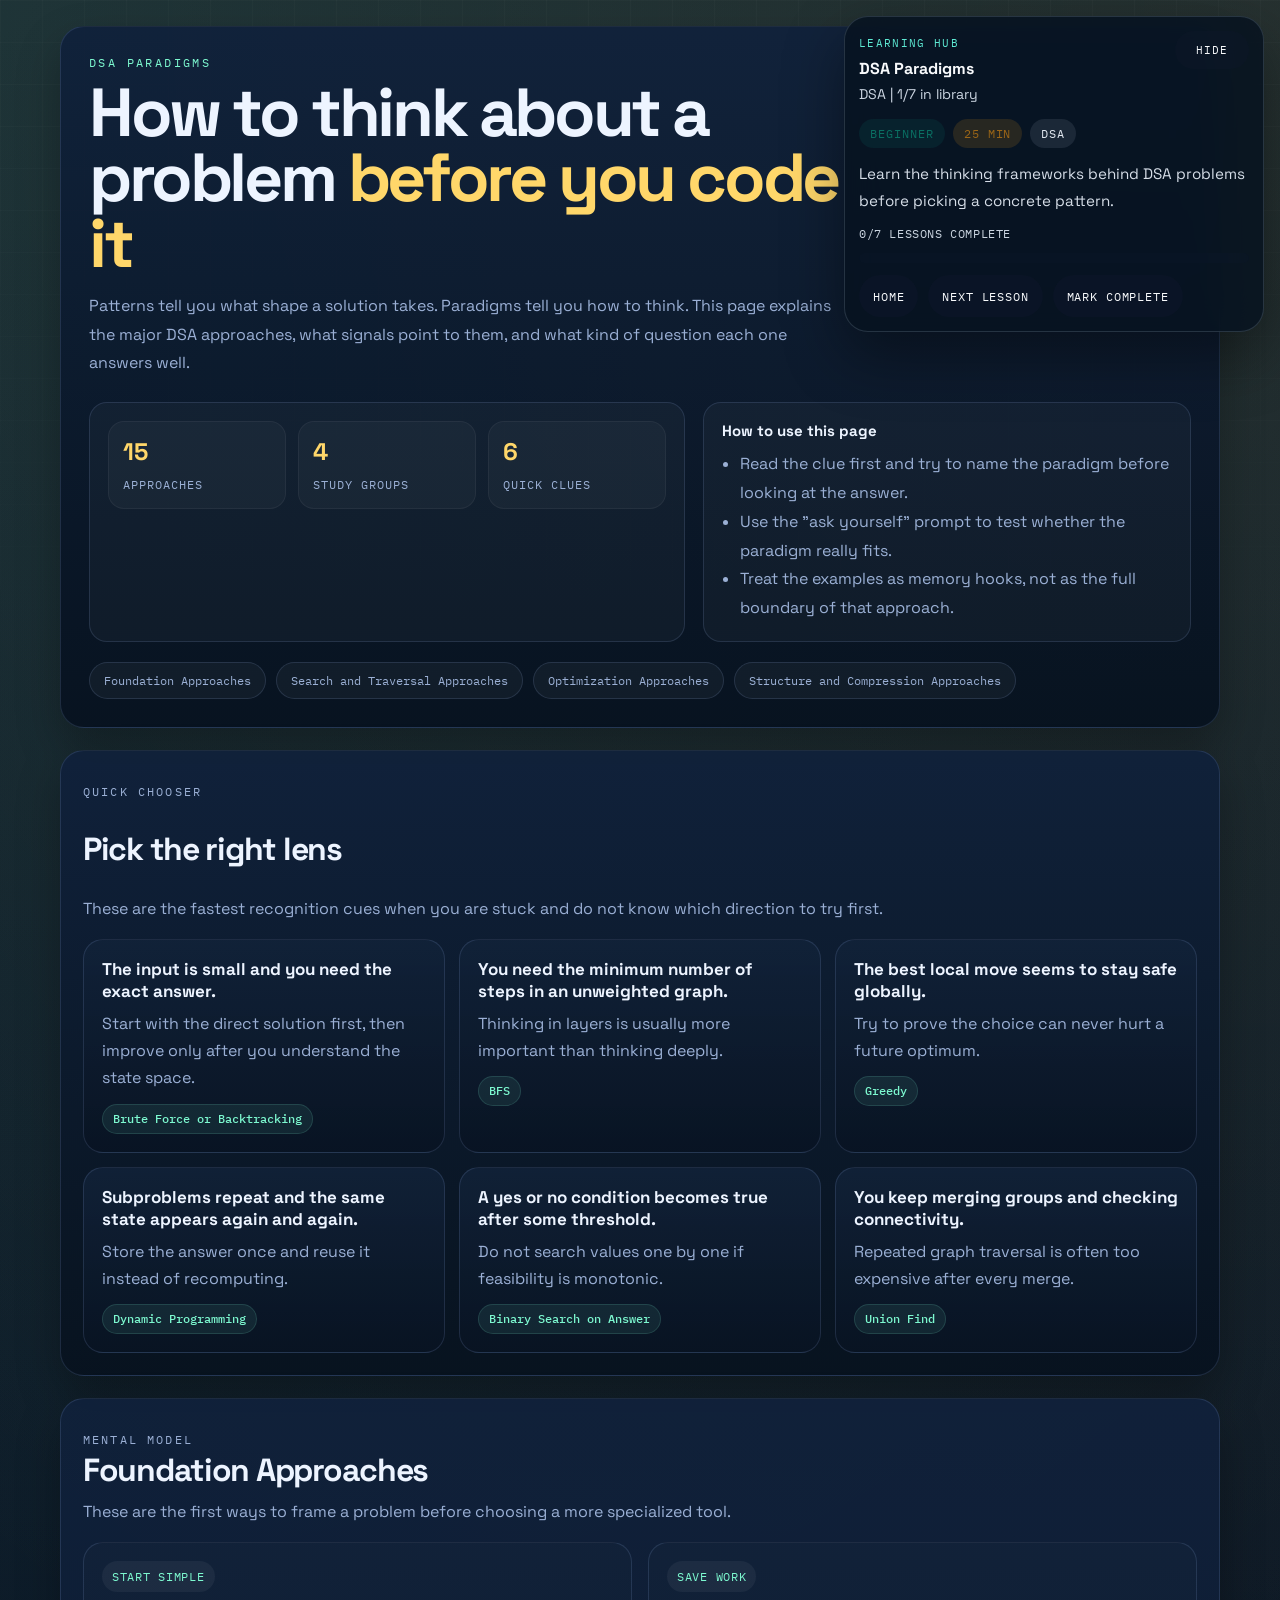
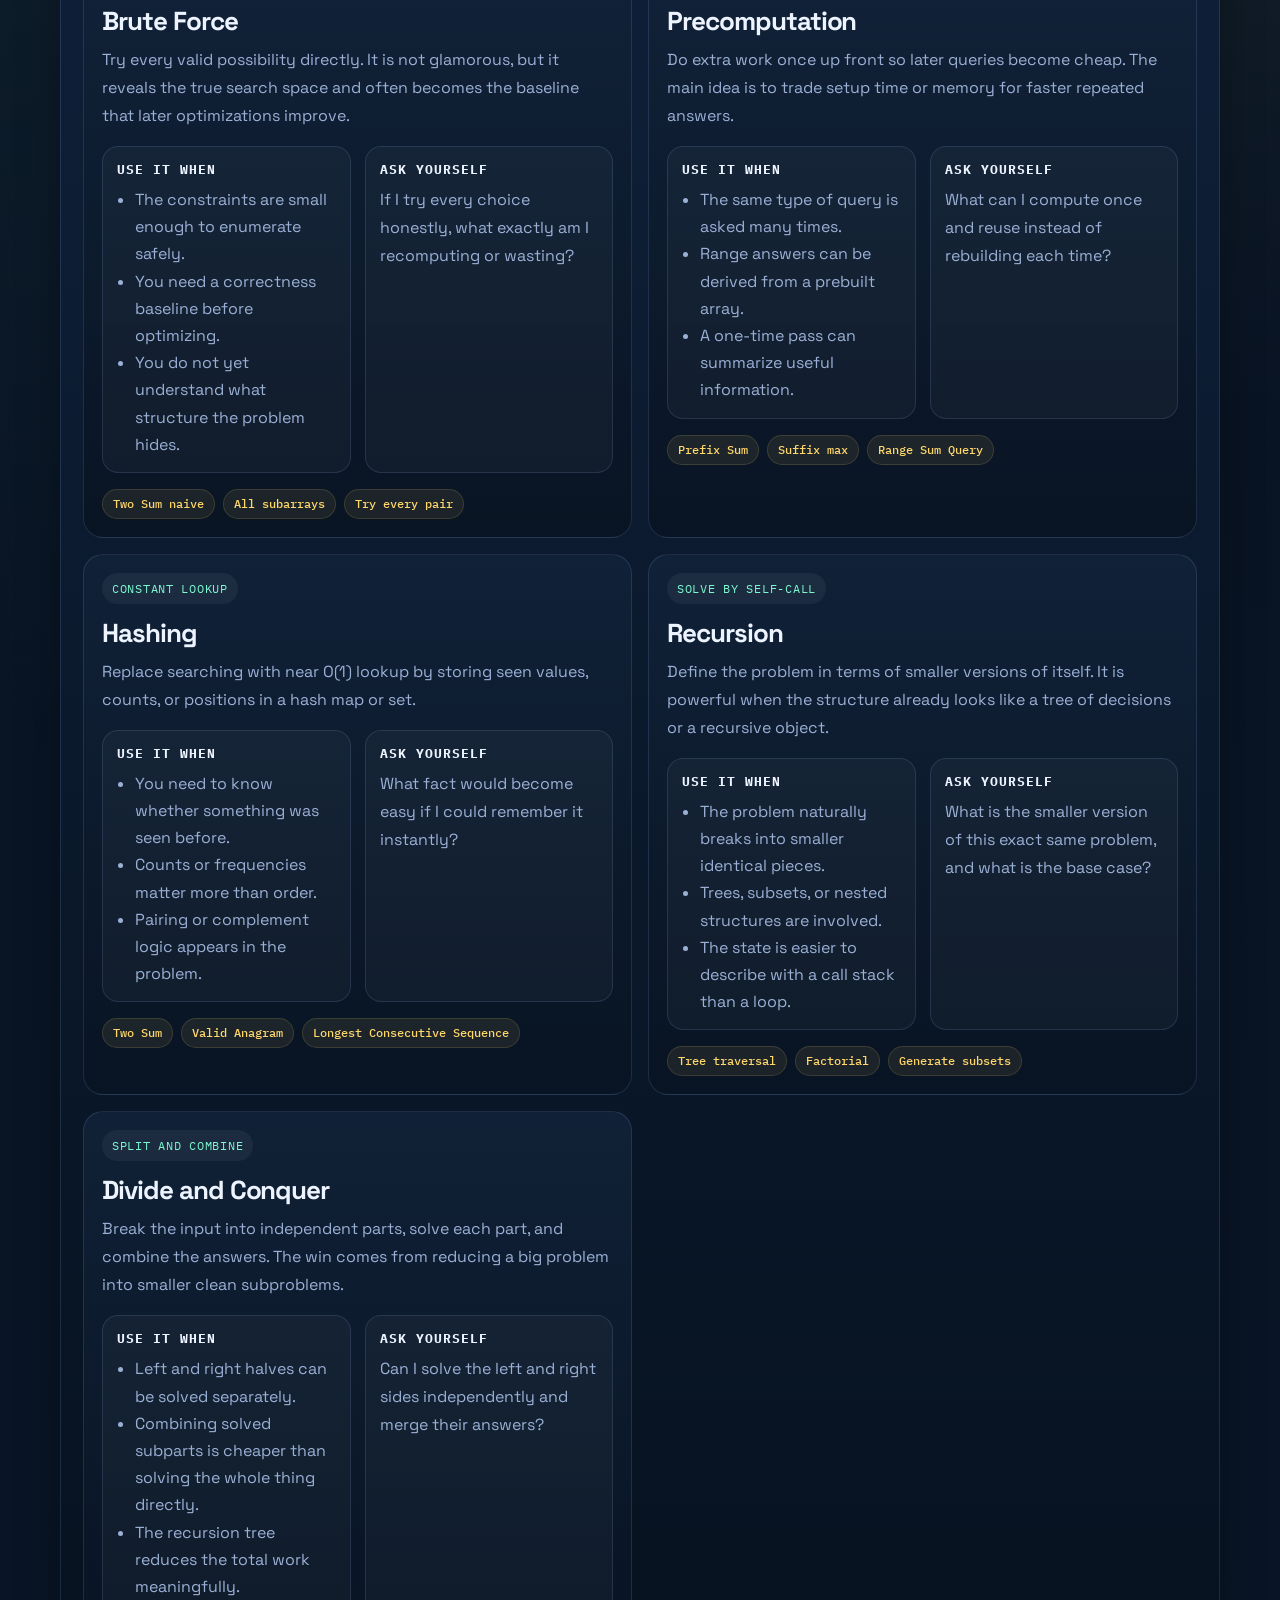
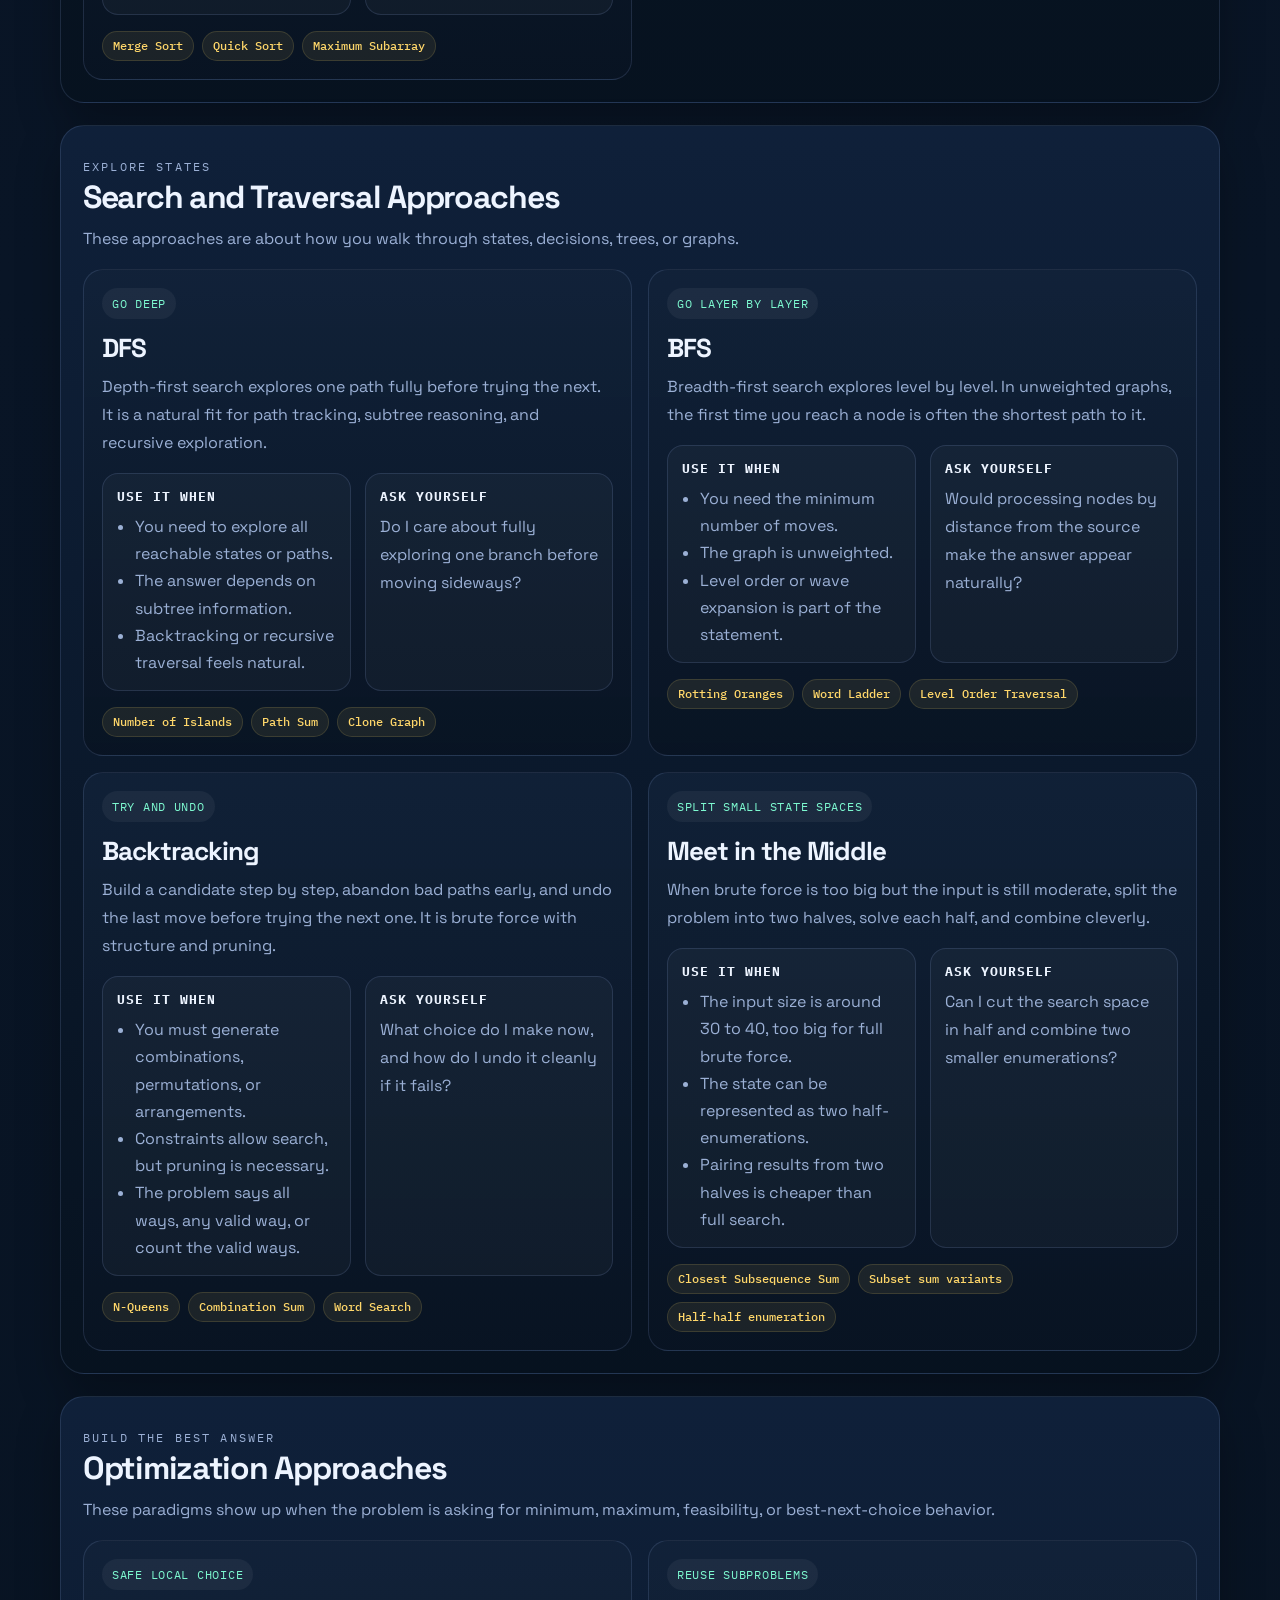
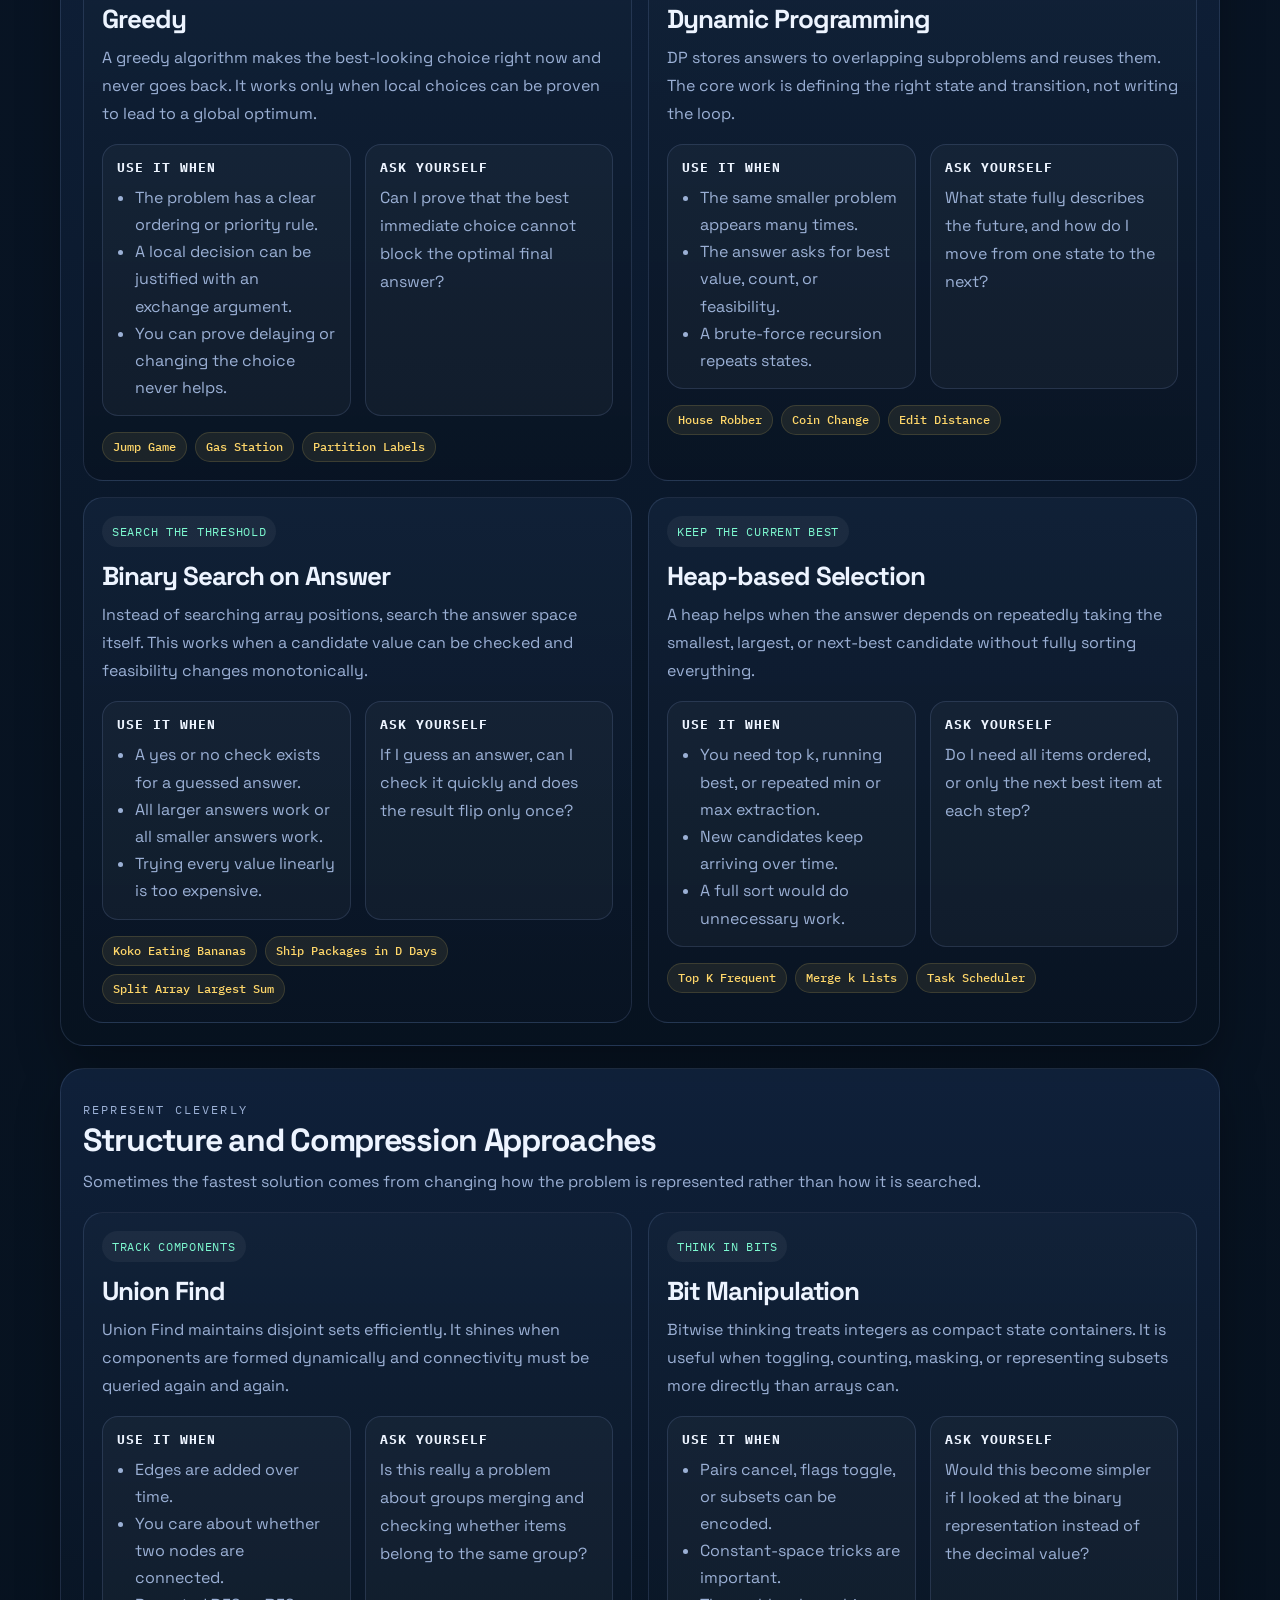
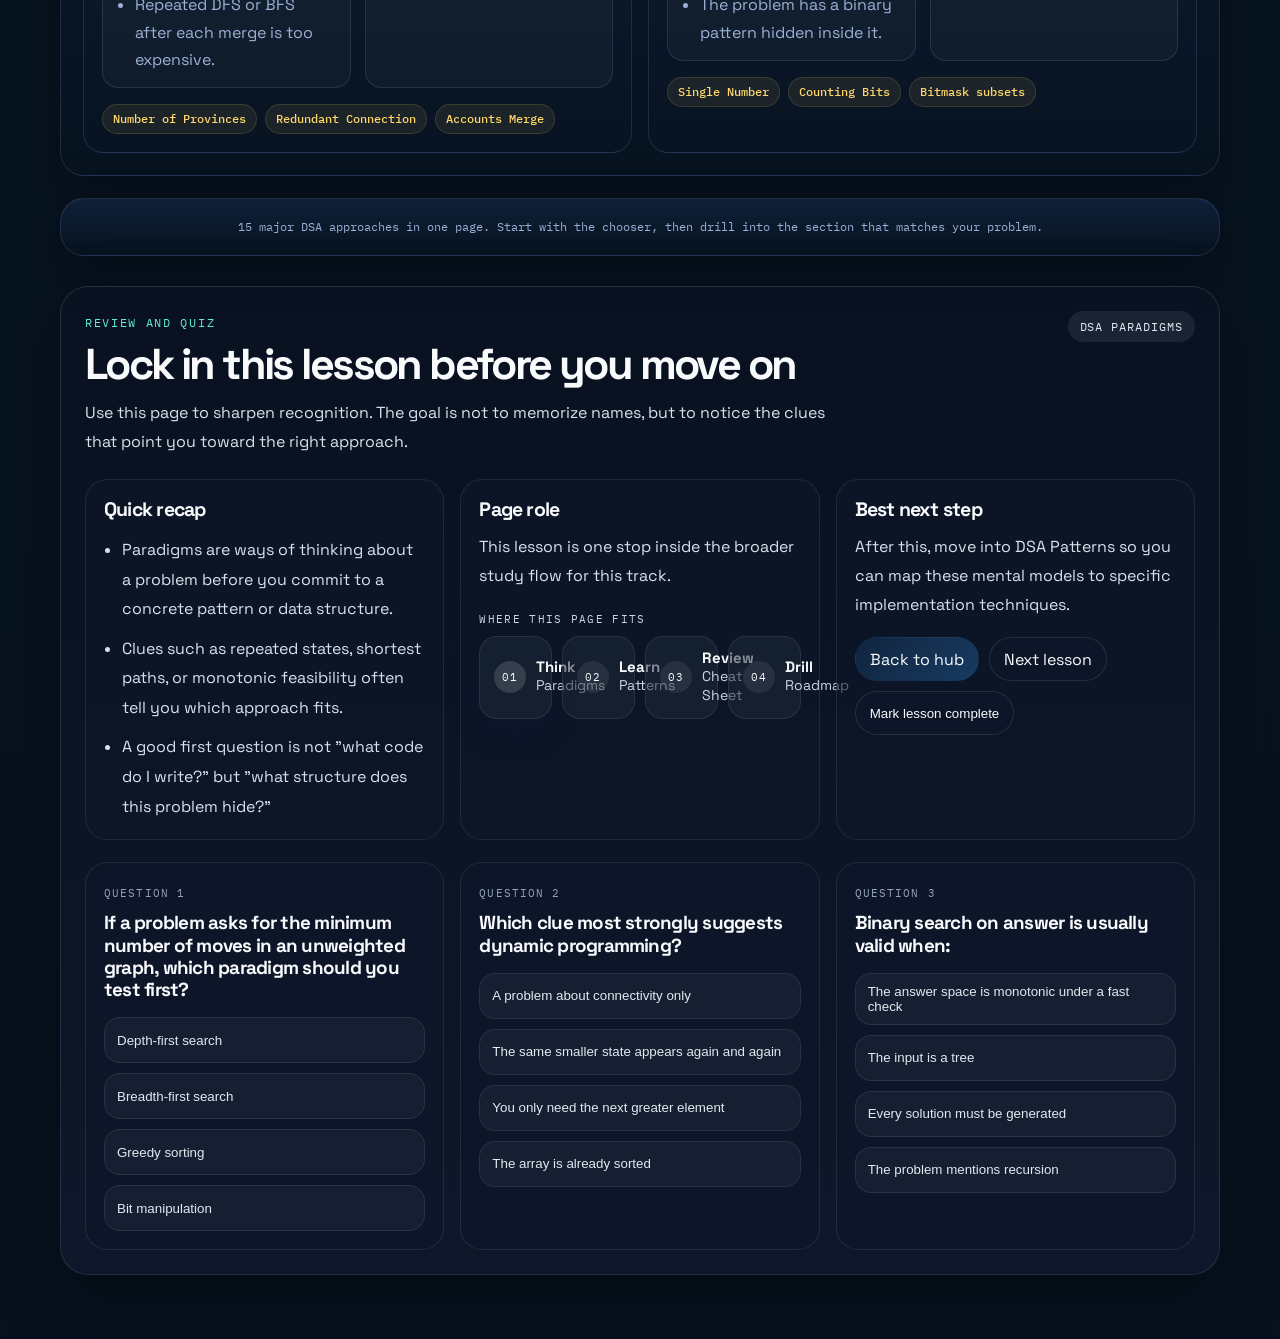
<file: DSA/paradigms.html>
<!DOCTYPE html>
<html lang="en">
<head>
    <meta charset="UTF-8" />
    <meta name="viewport" content="width=device-width, initial-scale=1.0" />
    <title>DSA Paradigms</title>
    <link rel="preconnect" href="https://fonts.googleapis.com" />
    <link rel="preconnect" href="https://fonts.gstatic.com" crossorigin />
    <link href="https://fonts.googleapis.com/css2?family=Space+Grotesk:wght@400;500;700&family=IBM+Plex+Mono:wght@400;500;600&display=swap" rel="stylesheet" />
    <style>
        :root{--bg:#08111f;--panel:#10213b;--line:rgba(164,189,255,.14);--text:#edf4ff;--muted:#9bb0d5;--accent:#7df9d0;--accent2:#ffd76a;--mono:"IBM Plex Mono",monospace;--display:"Space Grotesk",sans-serif}
        *{box-sizing:border-box} html{scroll-behavior:smooth}
        body{margin:0;min-height:100vh;color:var(--text);font-family:var(--display);background:radial-gradient(circle at top left,rgba(125,249,208,.12),transparent 30%),radial-gradient(circle at top right,rgba(255,215,106,.1),transparent 26%),linear-gradient(180deg,#08111f 0%,#091526 45%,#06111d 100%)}
        body::before{content:"";position:fixed;inset:0;pointer-events:none;background-image:linear-gradient(rgba(255,255,255,.022) 1px,transparent 1px),linear-gradient(90deg,rgba(255,255,255,.022) 1px,transparent 1px);background-size:42px 42px;mask-image:linear-gradient(180deg,rgba(0,0,0,.9),transparent 90%)}
        a{text-decoration:none;color:inherit}
        .wrap{width:min(1160px,calc(100% - 28px));margin:0 auto;padding:26px 0 52px;position:relative;z-index:1}
        .hero,.chooser-shell,.section,.footer{border:1px solid var(--line);border-radius:24px;background:linear-gradient(180deg,rgba(16,33,59,.94),rgba(7,18,31,.94));box-shadow:0 20px 44px rgba(0,0,0,.28)}
        .hero{padding:28px}
        .eyebrow,.stat span,.jump,.section-tag,.card-label,.footer{font-family:var(--mono)}
        .eyebrow{margin:0 0 10px;color:var(--accent);font-size:12px;letter-spacing:.2em;text-transform:uppercase}
        h1{margin:0;font-size:clamp(34px,7vw,68px);line-height:.96;letter-spacing:-.05em;max-width:780px}
        h1 span{color:var(--accent2)}
        .intro{margin:16px 0 0;max-width:760px;color:var(--muted);line-height:1.8}
        .hero-row{display:grid;grid-template-columns:1.1fr .9fr;gap:18px;margin-top:24px}
        .stats,.note{padding:18px;border:1px solid var(--line);border-radius:18px;background:rgba(255,255,255,.03)}
        .stats-grid{display:grid;grid-template-columns:repeat(3,1fr);gap:12px}
        .stat{padding:14px;border-radius:16px;background:rgba(255,255,255,.03);border:1px solid rgba(255,255,255,.05)}
        .stat strong{display:block;margin-bottom:6px;font-size:24px;color:var(--accent2)}
        .stat span{font-size:12px;color:var(--muted);text-transform:uppercase;letter-spacing:.08em}
        .note h2,.section h2,.card h3{margin:0}
        .note h2{font-size:15px}
        .note ul{margin:10px 0 0;padding-left:18px;color:var(--muted);line-height:1.8}
        .nav{display:flex;flex-wrap:wrap;gap:10px;margin-top:20px}
        .jump{padding:10px 14px;border:1px solid var(--line);border-radius:999px;background:rgba(255,255,255,.04);color:var(--muted);font-size:12px}
        .chooser-shell,.section{margin-top:22px;padding:22px}
        .chooser-head,.section-head{display:flex;align-items:end;justify-content:space-between;gap:14px;margin-bottom:16px}
        .section-tag{margin:0 0 8px;color:var(--muted);font-size:12px;letter-spacing:.18em;text-transform:uppercase}
        .section h2,.chooser-shell h2{font-size:clamp(24px,4vw,32px);letter-spacing:-.04em}
        .chooser-shell p,.section p{margin:8px 0 0;color:var(--muted);line-height:1.75}
        .chooser-grid{display:grid;grid-template-columns:repeat(3,minmax(0,1fr));gap:14px}
        .chooser-card,.card{padding:18px;border-radius:20px;border:1px solid var(--line);background:linear-gradient(180deg,rgba(18,35,58,.84),rgba(9,20,35,.92))}
        .chooser-card h3{margin:0 0 8px;font-size:17px}
        .chooser-card p{margin:0;color:var(--muted);line-height:1.7}
        .chooser-answer{display:inline-block;margin-top:12px;padding:8px 10px;border-radius:999px;background:rgba(125,249,208,.08);border:1px solid rgba(125,249,208,.14);color:var(--accent);font:500 12px/1 var(--mono)}
        .card-grid{display:grid;grid-template-columns:repeat(2,minmax(0,1fr));gap:16px}
        .card-label{display:inline-flex;padding:8px 10px;border-radius:999px;background:rgba(255,255,255,.05);color:var(--accent);font-size:12px;letter-spacing:.06em;text-transform:uppercase}
        .card h3{margin-top:12px;font-size:26px;letter-spacing:-.04em}
        .summary{margin:10px 0 0;color:var(--muted);line-height:1.75}
        .meta{display:grid;grid-template-columns:1fr 1fr;gap:14px;margin-top:16px}
        .meta-box{padding:14px;border:1px solid var(--line);border-radius:16px;background:rgba(255,255,255,.03)}
        .meta-box h4{margin:0 0 8px;font-size:13px;color:var(--text);text-transform:uppercase;letter-spacing:.08em;font-family:var(--mono)}
        .meta-box ul{margin:0;padding-left:18px;color:var(--muted);line-height:1.7}
        .meta-line{margin:0;color:var(--muted);line-height:1.7}
        .examples{display:flex;flex-wrap:wrap;gap:8px;margin-top:16px}
        .example{padding:8px 10px;border-radius:999px;background:rgba(255,215,106,.08);border:1px solid rgba(255,215,106,.14);color:var(--accent2);font:500 12px/1 var(--mono)}
        .footer{margin-top:22px;padding:18px;text-align:center;color:var(--muted);font-size:12px;line-height:1.7}
        @media (max-width:900px){.hero-row,.stats-grid,.chooser-grid,.card-grid,.meta{grid-template-columns:1fr}.chooser-head,.section-head{flex-direction:column;align-items:start}}
        @media (max-width:640px){.wrap{width:min(100% - 18px,1160px);padding:18px 0 34px}.hero,.chooser-shell,.section,.chooser-card,.card,.stats,.note,.footer{padding:16px}}
    </style>
    <link rel="stylesheet" href="../assets/learnsite.css" />
</head>
<body data-site-root=".." data-lesson-id="dsa-paradigms">
    <div class="wrap">
        <header class="hero">
            <p class="eyebrow">DSA Paradigms</p>
            <h1>How to think about a problem <span>before you code it</span></h1>
            <p class="intro">Patterns tell you what shape a solution takes. Paradigms tell you how to think. This page explains the major DSA approaches, what signals point to them, and what kind of question each one answers well.</p>
            <div class="hero-row">
                <div class="stats"><div class="stats-grid" id="stats"></div></div>
                <div class="note">
                    <h2>How to use this page</h2>
                    <ul>
                        <li>Read the clue first and try to name the paradigm before looking at the answer.</li>
                        <li>Use the "ask yourself" prompt to test whether the paradigm really fits.</li>
                        <li>Treat the examples as memory hooks, not as the full boundary of that approach.</li>
                    </ul>
                </div>
            </div>
            <nav class="nav" id="nav"></nav>
        </header>

        <section class="chooser-shell">
            <div class="chooser-head">
                <div>
                    <p class="section-tag">Quick chooser</p>
                    <h2>Pick the right lens</h2>
                    <p>These are the fastest recognition cues when you are stuck and do not know which direction to try first.</p>
                </div>
            </div>
            <div class="chooser-grid" id="chooser"></div>
        </section>

        <main id="app"></main>
        <footer class="footer" id="footer"></footer>
    </div>

    <script>
        const chooser = [
            { clue: "The input is small and you need the exact answer.", note: "Start with the direct solution first, then improve only after you understand the state space.", answer: "Brute Force or Backtracking" },
            { clue: "You need the minimum number of steps in an unweighted graph.", note: "Thinking in layers is usually more important than thinking deeply.", answer: "BFS" },
            { clue: "The best local move seems to stay safe globally.", note: "Try to prove the choice can never hurt a future optimum.", answer: "Greedy" },
            { clue: "Subproblems repeat and the same state appears again and again.", note: "Store the answer once and reuse it instead of recomputing.", answer: "Dynamic Programming" },
            { clue: "A yes or no condition becomes true after some threshold.", note: "Do not search values one by one if feasibility is monotonic.", answer: "Binary Search on Answer" },
            { clue: "You keep merging groups and checking connectivity.", note: "Repeated graph traversal is often too expensive after every merge.", answer: "Union Find" }
        ];
        const sections = [
            { id: "foundation", kicker: "Mental model", title: "Foundation Approaches", subtitle: "These are the first ways to frame a problem before choosing a more specialized tool.", cards: [
                { label: "Start simple", name: "Brute Force", summary: "Try every valid possibility directly. It is not glamorous, but it reveals the true search space and often becomes the baseline that later optimizations improve.", when: ["The constraints are small enough to enumerate safely.", "You need a correctness baseline before optimizing.", "You do not yet understand what structure the problem hides."], question: "If I try every choice honestly, what exactly am I recomputing or wasting?", examples: ["Two Sum naive", "All subarrays", "Try every pair"] },
                { label: "Save work", name: "Precomputation", summary: "Do extra work once up front so later queries become cheap. The main idea is to trade setup time or memory for faster repeated answers.", when: ["The same type of query is asked many times.", "Range answers can be derived from a prebuilt array.", "A one-time pass can summarize useful information."], question: "What can I compute once and reuse instead of rebuilding each time?", examples: ["Prefix Sum", "Suffix max", "Range Sum Query"] },
                { label: "Constant lookup", name: "Hashing", summary: "Replace searching with near O(1) lookup by storing seen values, counts, or positions in a hash map or set.", when: ["You need to know whether something was seen before.", "Counts or frequencies matter more than order.", "Pairing or complement logic appears in the problem."], question: "What fact would become easy if I could remember it instantly?", examples: ["Two Sum", "Valid Anagram", "Longest Consecutive Sequence"] },
                { label: "Solve by self-call", name: "Recursion", summary: "Define the problem in terms of smaller versions of itself. It is powerful when the structure already looks like a tree of decisions or a recursive object.", when: ["The problem naturally breaks into smaller identical pieces.", "Trees, subsets, or nested structures are involved.", "The state is easier to describe with a call stack than a loop."], question: "What is the smaller version of this exact same problem, and what is the base case?", examples: ["Tree traversal", "Factorial", "Generate subsets"] },
                { label: "Split and combine", name: "Divide and Conquer", summary: "Break the input into independent parts, solve each part, and combine the answers. The win comes from reducing a big problem into smaller clean subproblems.", when: ["Left and right halves can be solved separately.", "Combining solved subparts is cheaper than solving the whole thing directly.", "The recursion tree reduces the total work meaningfully."], question: "Can I solve the left and right sides independently and merge their answers?", examples: ["Merge Sort", "Quick Sort", "Maximum Subarray"] }
            ]},
            { id: "search", kicker: "Explore states", title: "Search and Traversal Approaches", subtitle: "These approaches are about how you walk through states, decisions, trees, or graphs.", cards: [
                { label: "Go deep", name: "DFS", summary: "Depth-first search explores one path fully before trying the next. It is a natural fit for path tracking, subtree reasoning, and recursive exploration.", when: ["You need to explore all reachable states or paths.", "The answer depends on subtree information.", "Backtracking or recursive traversal feels natural."], question: "Do I care about fully exploring one branch before moving sideways?", examples: ["Number of Islands", "Path Sum", "Clone Graph"] },
                { label: "Go layer by layer", name: "BFS", summary: "Breadth-first search explores level by level. In unweighted graphs, the first time you reach a node is often the shortest path to it.", when: ["You need the minimum number of moves.", "The graph is unweighted.", "Level order or wave expansion is part of the statement."], question: "Would processing nodes by distance from the source make the answer appear naturally?", examples: ["Rotting Oranges", "Word Ladder", "Level Order Traversal"] },
                { label: "Try and undo", name: "Backtracking", summary: "Build a candidate step by step, abandon bad paths early, and undo the last move before trying the next one. It is brute force with structure and pruning.", when: ["You must generate combinations, permutations, or arrangements.", "Constraints allow search, but pruning is necessary.", "The problem says all ways, any valid way, or count the valid ways."], question: "What choice do I make now, and how do I undo it cleanly if it fails?", examples: ["N-Queens", "Combination Sum", "Word Search"] },
                { label: "Split small state spaces", name: "Meet in the Middle", summary: "When brute force is too big but the input is still moderate, split the problem into two halves, solve each half, and combine cleverly.", when: ["The input size is around 30 to 40, too big for full brute force.", "The state can be represented as two half-enumerations.", "Pairing results from two halves is cheaper than full search."], question: "Can I cut the search space in half and combine two smaller enumerations?", examples: ["Closest Subsequence Sum", "Subset sum variants", "Half-half enumeration"] }
            ]},
            { id: "optimization", kicker: "Build the best answer", title: "Optimization Approaches", subtitle: "These paradigms show up when the problem is asking for minimum, maximum, feasibility, or best-next-choice behavior.", cards: [
                { label: "Safe local choice", name: "Greedy", summary: "A greedy algorithm makes the best-looking choice right now and never goes back. It works only when local choices can be proven to lead to a global optimum.", when: ["The problem has a clear ordering or priority rule.", "A local decision can be justified with an exchange argument.", "You can prove delaying or changing the choice never helps."], question: "Can I prove that the best immediate choice cannot block the optimal final answer?", examples: ["Jump Game", "Gas Station", "Partition Labels"] },
                { label: "Reuse subproblems", name: "Dynamic Programming", summary: "DP stores answers to overlapping subproblems and reuses them. The core work is defining the right state and transition, not writing the loop.", when: ["The same smaller problem appears many times.", "The answer asks for best value, count, or feasibility.", "A brute-force recursion repeats states."], question: "What state fully describes the future, and how do I move from one state to the next?", examples: ["House Robber", "Coin Change", "Edit Distance"] },
                { label: "Search the threshold", name: "Binary Search on Answer", summary: "Instead of searching array positions, search the answer space itself. This works when a candidate value can be checked and feasibility changes monotonically.", when: ["A yes or no check exists for a guessed answer.", "All larger answers work or all smaller answers work.", "Trying every value linearly is too expensive."], question: "If I guess an answer, can I check it quickly and does the result flip only once?", examples: ["Koko Eating Bananas", "Ship Packages in D Days", "Split Array Largest Sum"] },
                { label: "Keep the current best", name: "Heap-based Selection", summary: "A heap helps when the answer depends on repeatedly taking the smallest, largest, or next-best candidate without fully sorting everything.", when: ["You need top k, running best, or repeated min or max extraction.", "New candidates keep arriving over time.", "A full sort would do unnecessary work."], question: "Do I need all items ordered, or only the next best item at each step?", examples: ["Top K Frequent", "Merge k Lists", "Task Scheduler"] }
            ]},
            { id: "structure", kicker: "Represent cleverly", title: "Structure and Compression Approaches", subtitle: "Sometimes the fastest solution comes from changing how the problem is represented rather than how it is searched.", cards: [
                { label: "Track components", name: "Union Find", summary: "Union Find maintains disjoint sets efficiently. It shines when components are formed dynamically and connectivity must be queried again and again.", when: ["Edges are added over time.", "You care about whether two nodes are connected.", "Repeated DFS or BFS after each merge is too expensive."], question: "Is this really a problem about groups merging and checking whether items belong to the same group?", examples: ["Number of Provinces", "Redundant Connection", "Accounts Merge"] },
                { label: "Think in bits", name: "Bit Manipulation", summary: "Bitwise thinking treats integers as compact state containers. It is useful when toggling, counting, masking, or representing subsets more directly than arrays can.", when: ["Pairs cancel, flags toggle, or subsets can be encoded.", "Constant-space tricks are important.", "The problem has a binary pattern hidden inside it."], question: "Would this become simpler if I looked at the binary representation instead of the decimal value?", examples: ["Single Number", "Counting Bits", "Bitmask subsets"] }
            ]},
        ];

        const stats = document.getElementById("stats");
        const nav = document.getElementById("nav");
        const chooserEl = document.getElementById("chooser");
        const app = document.getElementById("app");
        const footer = document.getElementById("footer");

        const totalApproaches = sections.reduce((sum, section) => sum + section.cards.length, 0);

        stats.innerHTML = [
            { value: totalApproaches, label: "Approaches" },
            { value: sections.length, label: "Study groups" },
            { value: chooser.length, label: "Quick clues" }
        ].map(item => `<div class="stat"><strong>${item.value}</strong><span>${item.label}</span></div>`).join("");

        nav.innerHTML = sections.map(section => `<a class="jump" href="#${section.id}">${section.title}</a>`).join("");

        chooserEl.innerHTML = chooser.map(item => `
            <article class="chooser-card">
                <h3>${item.clue}</h3>
                <p>${item.note}</p>
                <span class="chooser-answer">${item.answer}</span>
            </article>
        `).join("");

        app.innerHTML = sections.map(section => `
            <section class="section" id="${section.id}">
                <div class="section-head">
                    <div>
                        <p class="section-tag">${section.kicker}</p>
                        <h2>${section.title}</h2>
                        <p>${section.subtitle}</p>
                    </div>
                </div>
                <div class="card-grid">
                    ${section.cards.map(card => `
                        <article class="card">
                            <span class="card-label">${card.label}</span>
                            <h3>${card.name}</h3>
                            <p class="summary">${card.summary}</p>
                            <div class="meta">
                                <div class="meta-box">
                                    <h4>Use it when</h4>
                                    <ul>${card.when.map(item => `<li>${item}</li>`).join("")}</ul>
                                </div>
                                <div class="meta-box">
                                    <h4>Ask yourself</h4>
                                    <p class="meta-line">${card.question}</p>
                                </div>
                            </div>
                            <div class="examples">
                                ${card.examples.map(example => `<span class="example">${example}</span>`).join("")}
                            </div>
                        </article>
                    `).join("")}
                </div>
            </section>
        `).join("");

        footer.textContent = `${totalApproaches} major DSA approaches in one page. Start with the chooser, then drill into the section that matches your problem.`;
    </script>
    <script defer src="../assets/learnsite.js"></script>
</body>
</html>
</file>
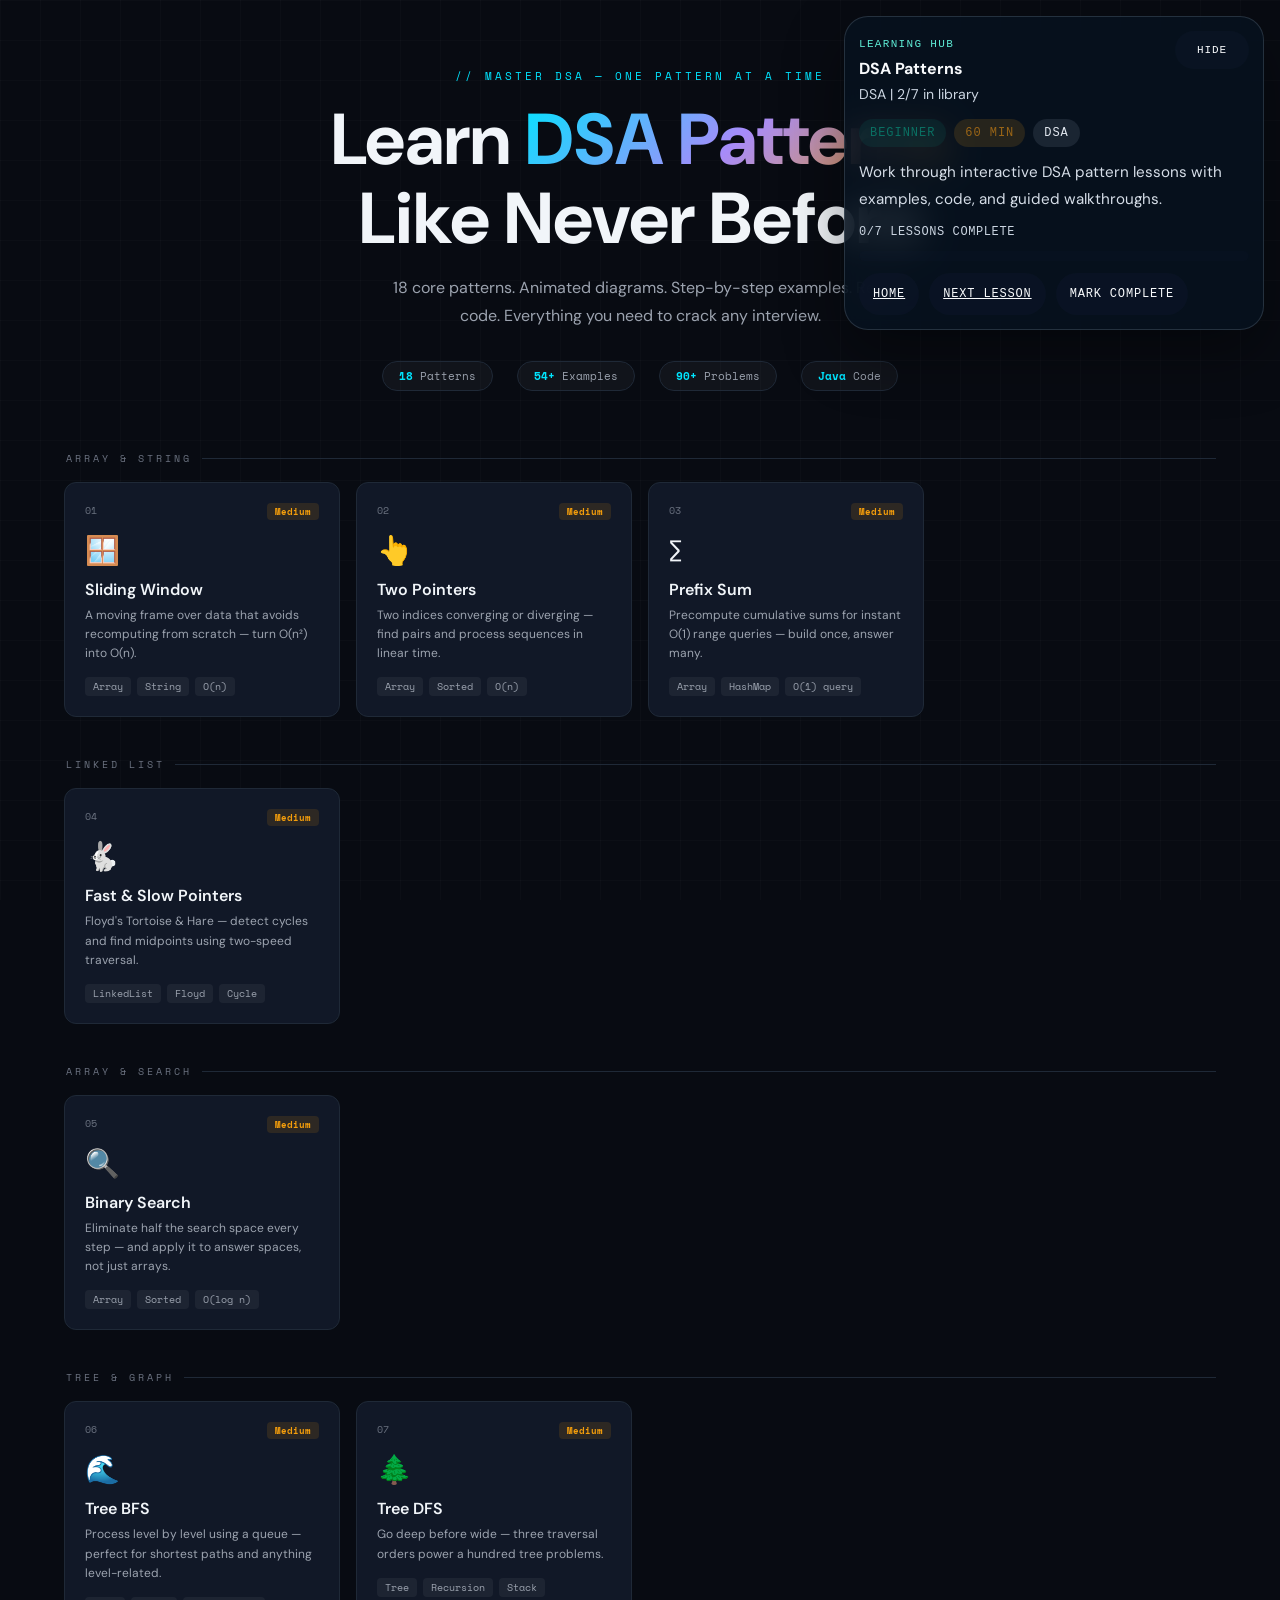
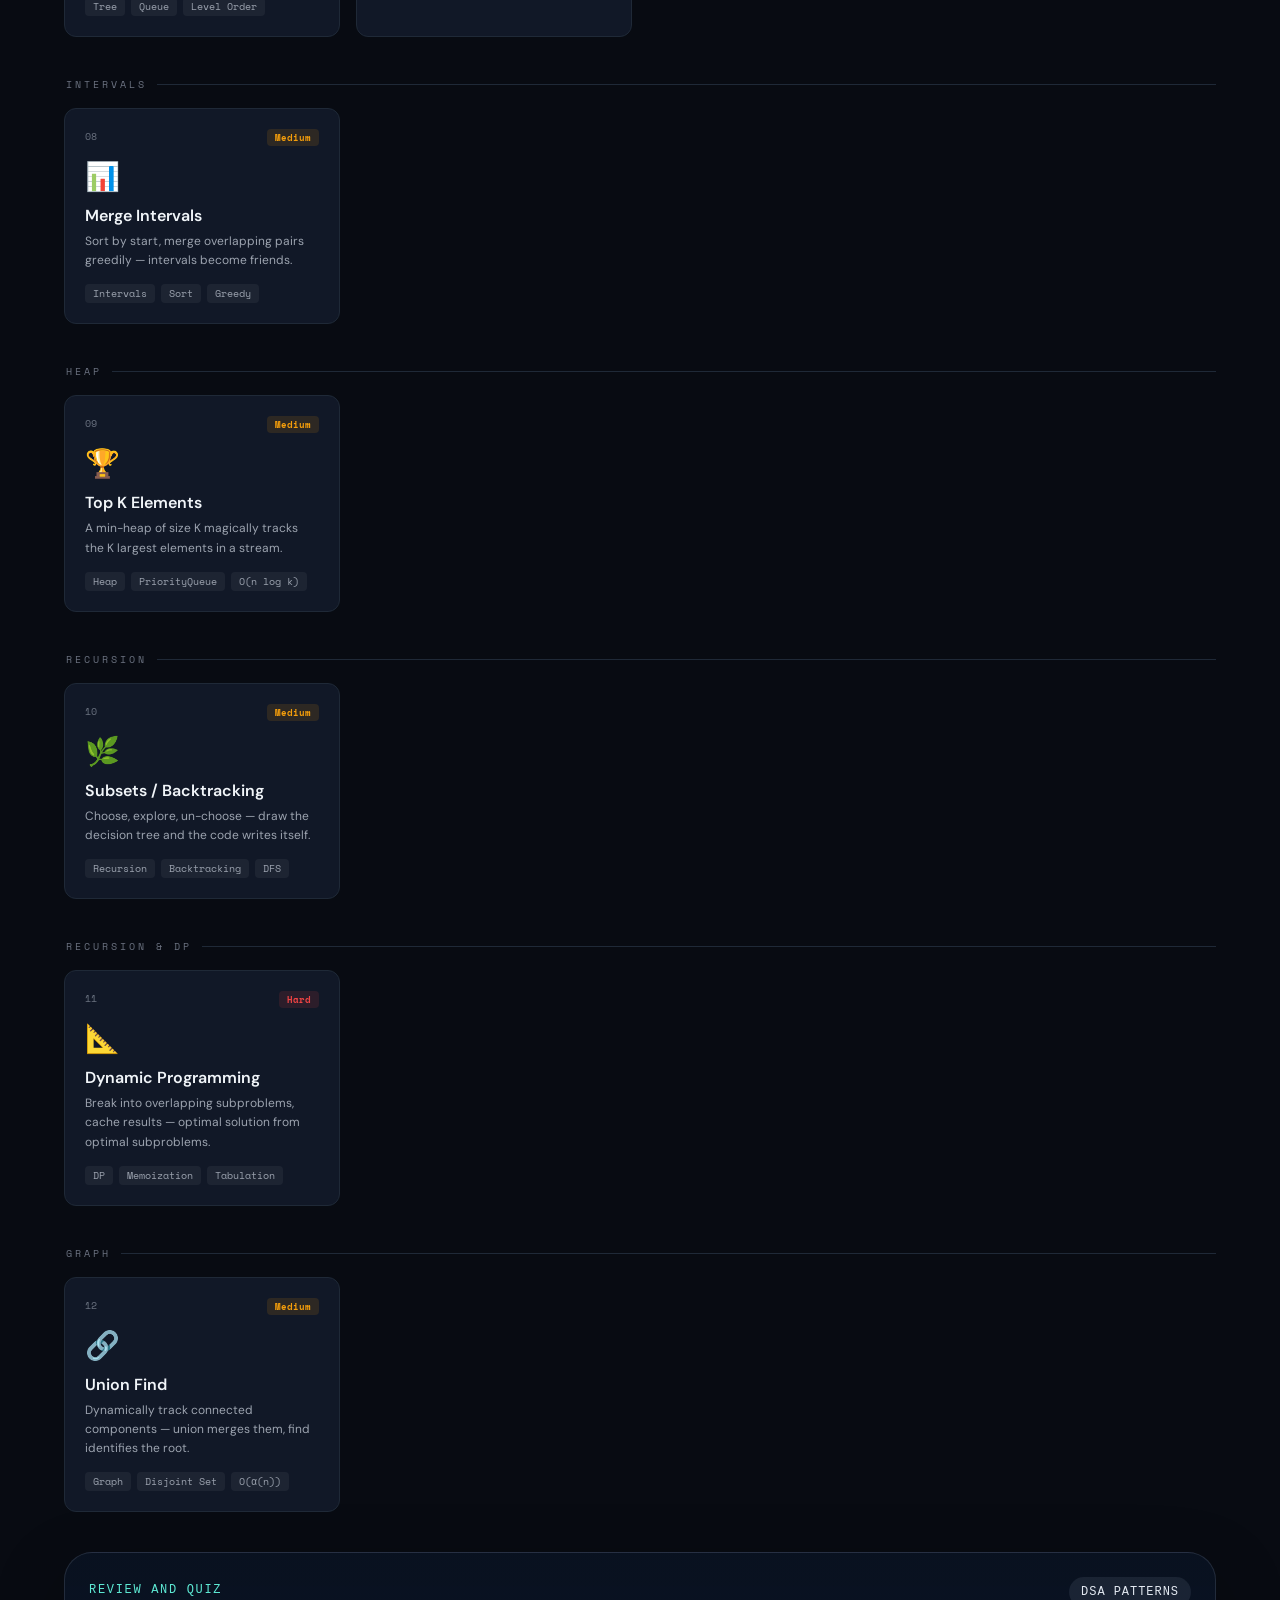
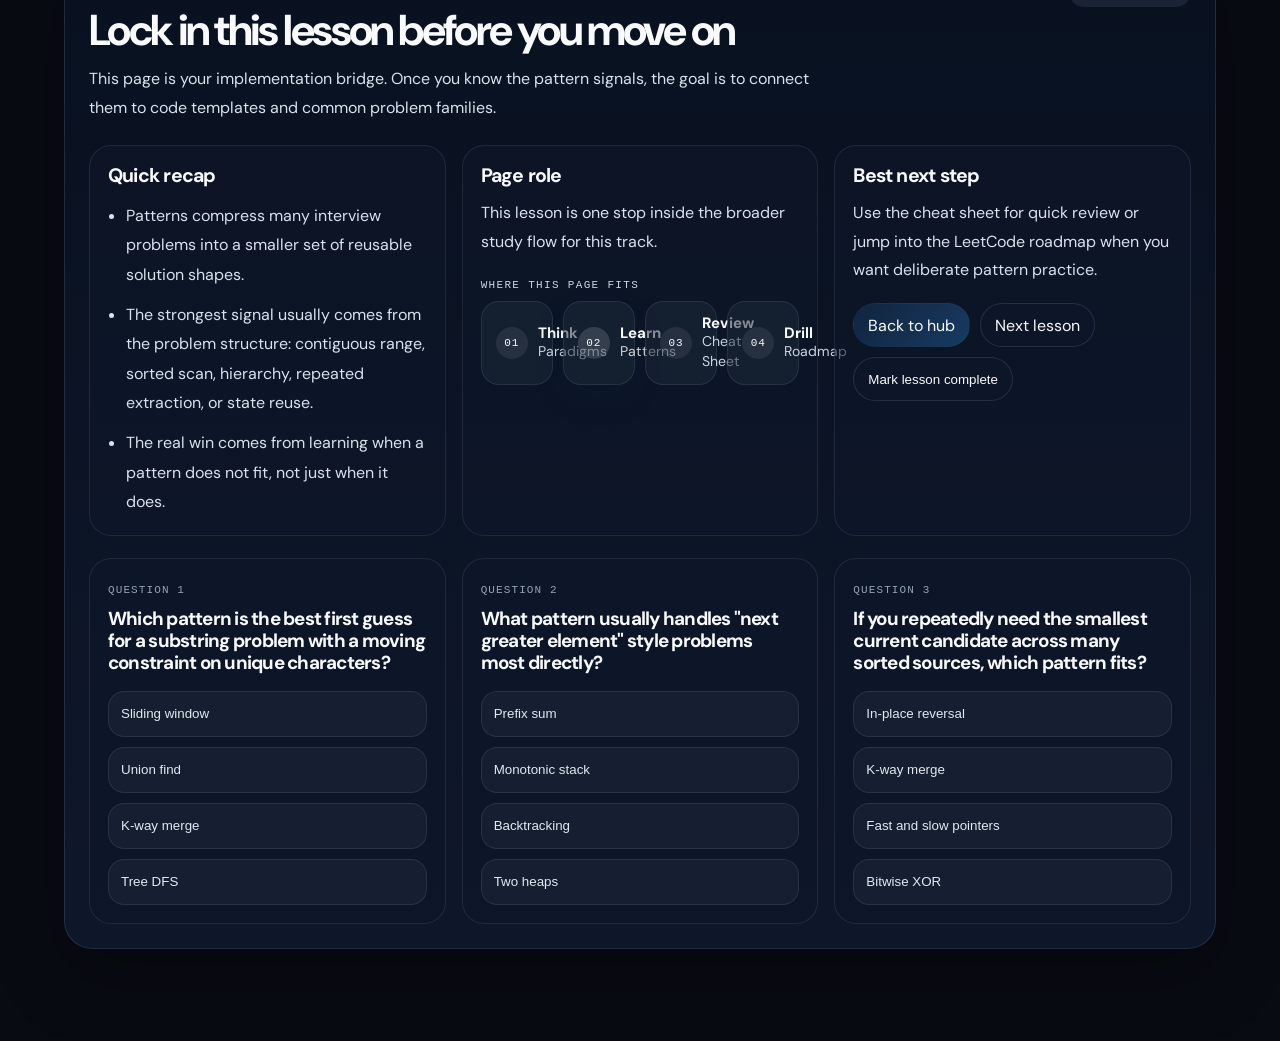
<file: DSA/patterns.html>
<!DOCTYPE html>
<html lang="en">

<head>
    <meta charset="UTF-8" />
    <meta name="viewport" content="width=device-width, initial-scale=1.0" />
    <title>DSA Patterns — Learn by Doing</title>
    <link
        href="https://fonts.googleapis.com/css2?family=Space+Mono:wght@400;700&family=Clash+Display:wght@400;500;600;700&family=DM+Sans:wght@300;400;500;600&display=swap"
        rel="stylesheet" />
    <style>
        :root {
            --bg: #080b12;
            --surface: #0d1117;
            --card: #111827;
            --border: #1f2937;
            --border2: #374151;
            --text: #f1f5f9;
            --muted: #6b7280;
            --muted2: #9ca3af;
            --mono: 'Space Mono', monospace;
            --display: 'Clash Display', 'DM Sans', sans-serif;
            --body: 'DM Sans', sans-serif;
            --accent: #00e5ff;
            --radius: 12px;
        }

        *,
        *::before,
        *::after {
            box-sizing: border-box;
            margin: 0;
            padding: 0;
        }

        html {
            scroll-behavior: smooth;
        }

        body {
            background: var(--bg);
            color: var(--text);
            font-family: var(--body);
            min-height: 100vh;
            overflow-x: hidden;
        }

        /* ── GRID BG ── */
        body::before {
            content: '';
            position: fixed;
            inset: 0;
            background-image:
                linear-gradient(rgba(255, 255, 255, 0.02) 1px, transparent 1px),
                linear-gradient(90deg, rgba(255, 255, 255, 0.02) 1px, transparent 1px);
            background-size: 40px 40px;
            pointer-events: none;
            z-index: 0;
        }

        /* ══════════════════════════════
   HOME SCREEN
══════════════════════════════ */
        #home {
            position: relative;
            z-index: 1;
            padding: 48px 24px 80px;
            max-width: 1200px;
            margin: 0 auto;
        }

        .home-hero {
            text-align: center;
            margin-bottom: 60px;
            padding-top: 20px;
        }

        .home-hero .eyebrow {
            font-family: var(--mono);
            font-size: 11px;
            color: var(--accent);
            letter-spacing: 3px;
            text-transform: uppercase;
            margin-bottom: 16px;
            opacity: 0;
            animation: fadeUp 0.6s ease 0.1s forwards;
        }

        .home-hero h1 {
            font-family: var(--display);
            font-size: clamp(36px, 6vw, 72px);
            font-weight: 700;
            line-height: 1.1;
            margin-bottom: 16px;
            opacity: 0;
            animation: fadeUp 0.6s ease 0.2s forwards;
        }

        .home-hero h1 .gradient {
            background: linear-gradient(135deg, #00e5ff 0%, #a78bfa 50%, #f59e0b 100%);
            -webkit-background-clip: text;
            -webkit-text-fill-color: transparent;
            background-clip: text;
        }

        .home-hero p {
            font-size: 16px;
            color: var(--muted2);
            max-width: 520px;
            margin: 0 auto 32px;
            line-height: 1.7;
            opacity: 0;
            animation: fadeUp 0.6s ease 0.3s forwards;
        }

        .stats-row {
            display: flex;
            gap: 24px;
            justify-content: center;
            flex-wrap: wrap;
            opacity: 0;
            animation: fadeUp 0.6s ease 0.4s forwards;
        }

        .stat-pill {
            font-family: var(--mono);
            font-size: 11px;
            padding: 6px 16px;
            border-radius: 20px;
            background: rgba(255, 255, 255, 0.04);
            border: 1px solid var(--border);
            color: var(--muted2);
        }

        .stat-pill span {
            color: var(--accent);
            font-weight: 700;
        }

        /* CATEGORY SECTION */
        .cat-label {
            font-family: var(--mono);
            font-size: 10px;
            color: var(--muted);
            text-transform: uppercase;
            letter-spacing: 3px;
            margin-bottom: 16px;
            padding-left: 2px;
            display: flex;
            align-items: center;
            gap: 10px;
        }

        .cat-label::after {
            content: '';
            flex: 1;
            height: 1px;
            background: var(--border);
        }

        .cat-section {
            margin-bottom: 40px;
        }

        /* PATTERN CARDS GRID */
        .patterns-grid {
            display: grid;
            grid-template-columns: repeat(auto-fill, minmax(260px, 1fr));
            gap: 16px;
            margin-bottom: 16px;
        }

        .pat-card {
            background: var(--card);
            border: 1px solid var(--border);
            border-radius: var(--radius);
            padding: 20px;
            cursor: pointer;
            position: relative;
            overflow: hidden;
            transition: border-color 0.2s, transform 0.2s, box-shadow 0.2s;
            opacity: 0;
            animation: fadeUp 0.5s ease forwards;
        }

        .pat-card::before {
            content: '';
            position: absolute;
            top: 0;
            left: 0;
            right: 0;
            height: 2px;
            background: var(--c, #00e5ff);
            transform: scaleX(0);
            transform-origin: left;
            transition: transform 0.3s ease;
        }

        .pat-card:hover {
            border-color: var(--border2);
            transform: translateY(-3px);
            box-shadow: 0 12px 40px rgba(0, 0, 0, 0.4);
        }

        .pat-card:hover::before {
            transform: scaleX(1);
        }

        .pat-card-top {
            display: flex;
            align-items: flex-start;
            justify-content: space-between;
            margin-bottom: 12px;
        }

        .pat-num {
            font-family: var(--mono);
            font-size: 10px;
            color: var(--muted);
        }

        .pat-difficulty {
            font-family: var(--mono);
            font-size: 9px;
            padding: 2px 8px;
            border-radius: 4px;
            font-weight: 700;
        }

        .diff-e {
            background: rgba(16, 185, 129, 0.12);
            color: #10b981;
        }

        .diff-m {
            background: rgba(245, 158, 11, 0.12);
            color: #f59e0b;
        }

        .diff-h {
            background: rgba(239, 68, 68, 0.12);
            color: #ef4444;
        }

        .pat-icon {
            font-size: 28px;
            margin-bottom: 10px;
        }

        .pat-card h3 {
            font-family: var(--display);
            font-size: 16px;
            font-weight: 600;
            margin-bottom: 6px;
        }

        .pat-card p {
            font-size: 12px;
            color: var(--muted2);
            line-height: 1.6;
        }

        .pat-card-footer {
            display: flex;
            gap: 6px;
            margin-top: 14px;
            flex-wrap: wrap;
        }

        .pat-tag {
            font-size: 10px;
            padding: 2px 8px;
            border-radius: 4px;
            background: rgba(255, 255, 255, 0.05);
            color: var(--muted2);
            font-family: var(--mono);
        }

        .pat-arrow {
            position: absolute;
            bottom: 18px;
            right: 18px;
            font-size: 18px;
            color: var(--muted);
            opacity: 0;
            transition: opacity 0.2s, color 0.2s;
        }

        .pat-card:hover .pat-arrow {
            opacity: 1;
            color: var(--c, #00e5ff);
        }

        @keyframes fadeUp {
            from {
                opacity: 0;
                transform: translateY(20px);
            }

            to {
                opacity: 1;
                transform: translateY(0);
            }
        }

        /* ══════════════════════════════
   LESSON SCREEN
══════════════════════════════ */
        #lesson {
            display: none;
            position: fixed;
            inset: 0;
            background: var(--bg);
            z-index: 100;
            overflow-y: auto;
        }

        #lesson.show {
            display: block;
        }

        /* TOP BAR */
        .lesson-topbar {
            position: sticky;
            top: 0;
            background: rgba(8, 11, 18, 0.92);
            backdrop-filter: blur(12px);
            border-bottom: 1px solid var(--border);
            padding: 0 24px;
            height: 56px;
            display: flex;
            align-items: center;
            gap: 16px;
            z-index: 10;
        }

        .back-btn {
            background: none;
            border: 1px solid var(--border);
            border-radius: 8px;
            color: var(--muted2);
            padding: 6px 14px;
            cursor: pointer;
            font-size: 13px;
            font-family: var(--body);
            display: flex;
            align-items: center;
            gap: 6px;
            transition: all 0.15s;
        }

        .back-btn:hover {
            border-color: var(--border2);
            color: var(--text);
        }

        .lesson-breadcrumb {
            font-family: var(--mono);
            font-size: 11px;
            color: var(--muted);
            display: flex;
            align-items: center;
            gap: 8px;
            flex: 1;
        }

        .lesson-breadcrumb .current {
            color: var(--accent);
        }

        .lesson-nav {
            display: flex;
            gap: 8px;
            margin-left: auto;
        }

        .nav-btn {
            background: var(--card);
            border: 1px solid var(--border);
            border-radius: 8px;
            color: var(--muted2);
            padding: 6px 14px;
            cursor: pointer;
            font-size: 12px;
            font-family: var(--body);
            transition: all 0.15s;
        }

        .nav-btn:hover:not(:disabled) {
            border-color: var(--border2);
            color: var(--text);
        }

        .nav-btn:disabled {
            opacity: 0.3;
            cursor: not-allowed;
        }

        /* LESSON BODY */
        .lesson-body {
            max-width: 900px;
            margin: 0 auto;
            padding: 40px 24px 80px;
        }

        /* LESSON HEADER */
        .lesson-header {
            margin-bottom: 36px;
        }

        .lesson-cat-badge {
            font-family: var(--mono);
            font-size: 10px;
            padding: 4px 12px;
            border-radius: 20px;
            border: 1px solid var(--c, #00e5ff);
            color: var(--c, #00e5ff);
            background: rgba(0, 229, 255, 0.06);
            display: inline-block;
            margin-bottom: 16px;
            letter-spacing: 1px;
            text-transform: uppercase;
        }

        .lesson-title {
            font-family: var(--display);
            font-size: clamp(28px, 5vw, 48px);
            font-weight: 700;
            line-height: 1.1;
            margin-bottom: 10px;
        }

        .lesson-title .num {
            color: var(--c, #00e5ff);
            opacity: 0.4;
            margin-right: 8px;
        }

        .lesson-tagline {
            font-size: 15px;
            color: var(--muted2);
            line-height: 1.7;
            max-width: 600px;
        }

        /* COMPLEXITY BAR */
        .complexity-row {
            display: flex;
            gap: 12px;
            flex-wrap: wrap;
            padding: 16px 20px;
            background: var(--card);
            border: 1px solid var(--border);
            border-radius: 10px;
            margin-bottom: 28px;
        }

        .cx {
            display: flex;
            flex-direction: column;
            gap: 3px;
        }

        .cx-label {
            font-family: var(--mono);
            font-size: 9px;
            color: var(--muted);
            text-transform: uppercase;
            letter-spacing: 1px;
        }

        .cx-val {
            font-family: var(--mono);
            font-size: 14px;
            font-weight: 700;
            color: var(--c, #00e5ff);
        }

        .cx-divider {
            width: 1px;
            background: var(--border);
            margin: 0 4px;
        }

        /* CONCEPT SECTION */
        .section-header {
            display: flex;
            align-items: center;
            gap: 10px;
            margin-bottom: 14px;
        }

        .section-header h2 {
            font-family: var(--display);
            font-size: 18px;
            font-weight: 600;
        }

        .section-num {
            font-family: var(--mono);
            font-size: 10px;
            background: var(--c, #00e5ff);
            color: #000;
            padding: 2px 8px;
            border-radius: 4px;
        }

        .concept-block {
            background: var(--card);
            border: 1px solid var(--border);
            border-radius: 10px;
            padding: 20px;
            margin-bottom: 28px;
        }

        .concept-text {
            font-size: 14px;
            color: var(--muted2);
            line-height: 1.9;
            margin-bottom: 16px;
        }

        .when-grid {
            display: grid;
            grid-template-columns: 1fr 1fr;
            gap: 8px;
        }

        @media (max-width: 600px) {
            .when-grid {
                grid-template-columns: 1fr;
            }
        }

        .when-item {
            display: flex;
            align-items: flex-start;
            gap: 8px;
            background: rgba(255, 255, 255, 0.03);
            border-radius: 8px;
            padding: 10px 12px;
            font-size: 12px;
            color: var(--muted2);
        }

        .when-dot {
            width: 6px;
            height: 6px;
            border-radius: 50%;
            background: var(--c, #00e5ff);
            flex-shrink: 0;
            margin-top: 4px;
        }

        /* DIAGRAM */
        .diagram-section {
            margin-bottom: 28px;
        }

        .diagram-container {
            background: #0a0d14;
            border: 1px solid var(--border);
            border-radius: 10px;
            padding: 20px;
            overflow-x: auto;
            position: relative;
        }

        .diagram-title {
            font-family: var(--mono);
            font-size: 10px;
            color: var(--muted);
            text-transform: uppercase;
            letter-spacing: 1.5px;
            margin-bottom: 16px;
        }

        /* EXAMPLES */
        .examples-section {
            margin-bottom: 28px;
        }

        .example-tabs {
            display: flex;
            gap: 8px;
            margin-bottom: 20px;
            flex-wrap: wrap;
        }

        .ex-tab {
            font-family: var(--mono);
            font-size: 11px;
            padding: 6px 16px;
            border-radius: 6px;
            border: 1px solid var(--border);
            background: var(--card);
            color: var(--muted);
            cursor: pointer;
            transition: all 0.15s;
        }

        .ex-tab.active {
            border-color: var(--c, #00e5ff);
            color: var(--c, #00e5ff);
            background: rgba(0, 229, 255, 0.06);
        }

        .example-panel {
            display: none;
        }

        .example-panel.active {
            display: block;
        }

        .ex-problem {
            background: rgba(255, 255, 255, 0.03);
            border-left: 3px solid var(--c, #00e5ff);
            border-radius: 0 8px 8px 0;
            padding: 14px 16px;
            margin-bottom: 20px;
        }

        .ex-problem .q-label {
            font-family: var(--mono);
            font-size: 9px;
            color: var(--c, #00e5ff);
            text-transform: uppercase;
            letter-spacing: 1px;
            margin-bottom: 6px;
        }

        .ex-problem .q-text {
            font-size: 13px;
            color: var(--text);
            line-height: 1.6;
        }

        .ex-problem .q-io {
            font-family: var(--mono);
            font-size: 12px;
            color: var(--muted2);
            margin-top: 8px;
        }

        /* STEP STEPPER */
        .stepper {
            background: var(--card);
            border: 1px solid var(--border);
            border-radius: 10px;
            overflow: hidden;
            margin-bottom: 16px;
        }

        .stepper-header {
            padding: 14px 18px;
            border-bottom: 1px solid var(--border);
            display: flex;
            align-items: center;
            justify-content: space-between;
        }

        .stepper-title {
            font-family: var(--mono);
            font-size: 11px;
            color: var(--muted);
            text-transform: uppercase;
            letter-spacing: 1px;
        }

        .stepper-counter {
            font-family: var(--mono);
            font-size: 12px;
            color: var(--muted);
        }

        .step-counter-num {
            color: var(--c, #00e5ff);
            font-weight: 700;
        }

        .stepper-viz {
            padding: 20px 18px;
            min-height: 100px;
        }

        .stepper-desc {
            padding: 12px 18px;
            background: rgba(255, 255, 255, 0.02);
            border-top: 1px solid var(--border);
            font-size: 13px;
            color: var(--muted2);
            line-height: 1.6;
        }

        .stepper-controls {
            padding: 12px 18px;
            border-top: 1px solid var(--border);
            display: flex;
            align-items: center;
            gap: 12px;
        }

        .step-btn {
            background: var(--surface);
            border: 1px solid var(--border);
            border-radius: 8px;
            color: var(--text);
            padding: 7px 18px;
            cursor: pointer;
            font-size: 12px;
            font-family: var(--body);
            transition: all 0.15s;
            display: flex;
            align-items: center;
            gap: 6px;
        }

        .step-btn:hover:not(:disabled) {
            border-color: var(--c, #00e5ff);
            color: var(--c, #00e5ff);
        }

        .step-btn:disabled {
            opacity: 0.3;
            cursor: not-allowed;
        }

        .step-dots {
            display: flex;
            gap: 6px;
            margin-left: auto;
        }

        .step-dot {
            width: 8px;
            height: 8px;
            border-radius: 50%;
            background: var(--border);
            transition: background 0.2s;
        }

        .step-dot.active {
            background: var(--c, #00e5ff);
        }

        /* ARRAY VIZ */
        .arr-viz {
            display: flex;
            gap: 8px;
            flex-wrap: wrap;
            align-items: center;
        }

        .arr-cell {
            width: 44px;
            height: 44px;
            border-radius: 8px;
            display: flex;
            align-items: center;
            justify-content: center;
            font-family: var(--mono);
            font-size: 16px;
            font-weight: 700;
            border: 2px solid var(--border);
            background: var(--surface);
            color: var(--muted2);
            transition: all 0.3s ease;
            position: relative;
        }

        .arr-cell.active {
            border-color: var(--c, #00e5ff);
            background: rgba(0, 229, 255, 0.12);
            color: var(--c, #00e5ff);
            transform: translateY(-4px);
        }

        .arr-cell.window {
            border-color: rgba(0, 229, 255, 0.4);
            background: rgba(0, 229, 255, 0.06);
            color: var(--text);
        }

        .arr-cell.found {
            border-color: #10b981;
            background: rgba(16, 185, 129, 0.15);
            color: #10b981;
            transform: translateY(-4px);
        }

        .arr-cell.removed {
            border-color: #ef4444;
            background: rgba(239, 68, 68, 0.08);
            color: #ef4444;
        }

        .arr-cell.pivot {
            border-color: #f59e0b;
            background: rgba(245, 158, 11, 0.12);
            color: #f59e0b;
            transform: scale(1.08);
        }

        .arr-label {
            position: absolute;
            bottom: -20px;
            left: 50%;
            transform: translateX(-50%);
            font-size: 9px;
            font-family: var(--mono);
            color: var(--c, #00e5ff);
            white-space: nowrap;
        }

        /* RESULT BOX */
        .result-box {
            display: flex;
            align-items: center;
            gap: 12px;
            padding: 14px 18px;
            background: rgba(16, 185, 129, 0.08);
            border: 1px solid rgba(16, 185, 129, 0.2);
            border-radius: 8px;
            margin-top: 12px;
        }

        .result-label {
            font-family: var(--mono);
            font-size: 10px;
            color: #10b981;
            text-transform: uppercase;
            letter-spacing: 1px;
        }

        .result-val {
            font-family: var(--mono);
            font-size: 15px;
            font-weight: 700;
            color: #10b981;
        }

        /* CODE BLOCK */
        .code-section {
            margin-bottom: 28px;
        }

        .code-box {
            background: #070a0f;
            border: 1px solid var(--border);
            border-radius: 10px;
            overflow: hidden;
        }

        .code-header {
            display: flex;
            align-items: center;
            justify-content: space-between;
            padding: 10px 16px;
            border-bottom: 1px solid var(--border);
            background: rgba(255, 255, 255, 0.02);
        }

        .code-lang {
            font-family: var(--mono);
            font-size: 10px;
            color: var(--muted);
            text-transform: uppercase;
            letter-spacing: 1px;
        }

        .copy-btn {
            background: none;
            border: 1px solid var(--border);
            border-radius: 6px;
            color: var(--muted);
            font-size: 11px;
            padding: 3px 10px;
            cursor: pointer;
            font-family: var(--mono);
            transition: all 0.15s;
        }

        .copy-btn:hover {
            border-color: var(--border2);
            color: var(--text);
        }

        pre {
            font-family: var(--mono);
            font-size: 12px;
            padding: 18px;
            overflow-x: auto;
            line-height: 1.8;
            color: #cdd6f4;
        }

        .kw {
            color: #cba6f7;
        }

        .fn {
            color: #89b4fa;
        }

        .cm {
            color: #45475a;
            font-style: italic;
        }

        .num {
            color: #fab387;
        }

        .str {
            color: #a6e3a1;
        }

        .type {
            color: #94e2d5;
        }

        /* PROBLEMS */
        .problems-section {
            margin-bottom: 28px;
        }

        .prob-grid {
            display: flex;
            flex-wrap: wrap;
            gap: 8px;
        }

        .prob-item {
            display: flex;
            align-items: center;
            gap: 8px;
            padding: 8px 14px;
            border-radius: 8px;
            background: var(--card);
            border: 1px solid var(--border);
            font-size: 12px;
            color: var(--muted2);
            transition: border-color 0.15s;
        }

        .prob-item:hover {
            border-color: var(--border2);
        }

        .prob-diff {
            font-family: var(--mono);
            font-size: 9px;
            font-weight: 700;
        }

        .prob-diff.e {
            color: #10b981;
        }

        .prob-diff.m {
            color: #f59e0b;
        }

        .prob-diff.h {
            color: #ef4444;
        }

        /* TREE VIZ */
        .tree-viz svg {
            display: block;
            margin: 0 auto;
        }

        /* PROGRESS BAR */
        .progress-bar {
            position: fixed;
            top: 0;
            left: 0;
            height: 2px;
            background: var(--c, #00e5ff);
            transition: width 0.3s ease;
            z-index: 999;
        }

        /* ── RESPONSIVE ── */
        @media (max-width: 600px) {
            .lesson-body {
                padding: 24px 16px 60px;
            }

            .arr-cell {
                width: 36px;
                height: 36px;
                font-size: 13px;
            }

            .complexity-row {
                flex-direction: column;
            }

            .cx-divider {
                display: none;
            }

            .lesson-nav .nav-btn span {
                display: none;
            }
        }
    
        /* 📱 UNIVERSAL MOBILE OPTIMIZATION */
        @media (max-width: 768px) {
            #home {
                padding: 32px 16px 60px !important;
            }
            .hero h1, .home-hero h1 {
                font-size: clamp(28px, 8vw, 42px) !important;
            }
            .lbody, .lesson-body {
                padding: 24px 16px 60px !important;
            }
            /* Force grids into single column on mobile */
            .grid, .patterns-grid, .ag, .cg, .stats-row, .when-grid, .tag-row {
                display: flex !important;
                flex-direction: column !important;
                gap: 16px !important;
            }
            .topbar, .lesson-topbar {
                padding: 0 16px !important;
            }
            .cc, .pat-card, .concept-block, .ex-problem {
                padding: 16px !important;
            }
            /* Prevent tables from breaking mobile view */
            .tbl-wrap {
                overflow-x: auto !important;
                width: 100% !important;
            }
            table {
                min-width: 500px !important;
            }
            /* Text sizing resets for mobile legsibility */
            .pat-card h3, .ltitle, .lesson-title {
                font-size: clamp(20px, 6vw, 32px) !important;
            }
            .bt, .pl li, .nl li, .mf, .lvd, .phb, td, th, .concept-text, .ex-problem .q-text {
                font-size: 15px !important;
                line-height: 1.6 !important;
            }
        }
</style>
    <link rel="stylesheet" href="../assets/learnsite.css" />
</head>

<body data-site-root=".." data-lesson-id="dsa-patterns">

    <!-- HOME SCREEN -->
    <div id="home">
        <div class="home-hero">
            <div class="eyebrow">// Master DSA — One Pattern at a Time</div>
            <h1>Learn <span class="gradient">DSA Patterns</span><br />Like Never Before</h1>
            <p>18 core patterns. Animated diagrams. Step-by-step examples. Real code. Everything you need to crack any
                interview.</p>
            <div class="stats-row">
                <div class="stat-pill"><span>18</span> Patterns</div>
                <div class="stat-pill"><span>54+</span> Examples</div>
                <div class="stat-pill"><span>90+</span> Problems</div>
                <div class="stat-pill"><span>Java</span> Code</div>
            </div>
        </div>
        <div id="cards-container"></div>
    </div>

    <!-- LESSON SCREEN -->
    <div id="lesson">
        <div class="progress-bar" id="progress-bar"></div>
        <div class="lesson-topbar">
            <button class="back-btn" onclick="goHome()">← Back</button>
            <div class="lesson-breadcrumb">
                DSA Patterns <span style="opacity:0.3">›</span>
                <span class="current" id="lesson-breadcrumb-text"></span>
            </div>
            <div class="lesson-nav">
                <button class="nav-btn" id="prev-btn" onclick="navigate(-1)">← <span>Prev</span></button>
                <button class="nav-btn" id="next-btn" onclick="navigate(1)"><span>Next</span> →</button>
            </div>
        </div>
        <div class="lesson-body" id="lesson-content"></div>
    </div>

    <script>
        /* ══════════════════════════════════════════
           DATA — ALL 18 PATTERNS
        ══════════════════════════════════════════ */
        const PATTERNS = [
            {
                id: 'sliding-window', num: '01', title: 'Sliding Window',
                cat: 'Array & String', color: '#00e5ff', icon: '🪟', diff: 'm',
                tags: ['Array', 'String', 'O(n)'],
                tagline: 'A moving frame over data that avoids recomputing from scratch — turn O(n²) into O(n).',
                concept: `The Sliding Window technique maintains a contiguous range (window) over an array or string. Instead of recomputing the entire window each step, you ADD the new right element and REMOVE the old left element — one operation per step instead of k operations.

Two flavors exist: <b>Fixed-size</b> (window size k is given) and <b>Variable-size</b> (expand right until condition breaks, then shrink left).`,
                when: ['Contiguous subarray or substring required', 'Max/min sum of size-k window', 'Longest substring with at most k distinct chars', 'Keywords: "subarray", "window", "consecutive"'],
                time: 'O(n)', space: 'O(1) or O(k)',
                examples: [
                    {
                        title: 'Max Sum Subarray of Size K',
                        prob: 'Find the maximum sum of any contiguous subarray of size k.',
                        input: 'arr = [2, 1, 5, 1, 3, 2],  k = 3',
                        output: '9  (window [5, 1, 3])',
                        steps: [
                            { desc: '🪟 Build first window: sum [2,1,5] = 8. This is our first candidate for max.', arr: [2, 1, 5, 1, 3, 2], hi: [0, 1, 2], win: [], label: { 0: '', 1: '', 2: '' }, note: 'sum=8, max=8' },
                            { desc: '➡️ Slide right: subtract arr[0]=2, add arr[3]=1 → sum=7. New window [1,5,1]. Not better than 8.', arr: [2, 1, 5, 1, 3, 2], hi: [], win: [1, 2, 3], label: {}, note: 'sum=7, max=8' },
                            { desc: '➡️ Slide right: subtract arr[1]=1, add arr[4]=3 → sum=9. New window [5,1,3]. New max!', arr: [2, 1, 5, 1, 3, 2], hi: [2, 3, 4], win: [], label: { 2: '', 3: '', 4: '' }, note: 'sum=9, max=9 ✓' },
                            { desc: '➡️ Slide right: subtract arr[2]=5, add arr[5]=2 → sum=6. Window [1,3,2]. Max stays 9.', arr: [2, 1, 5, 1, 3, 2], hi: [], win: [3, 4, 5], label: {}, note: 'sum=6, max=9' },
                        ]
                    },
                    {
                        title: 'Longest Substring with No Repeating Characters',
                        prob: 'Find the length of the longest substring without repeating characters.',
                        input: 's = "abcabcbb"',
                        output: '3  (substring "abc")',
                        steps: [
                            { desc: 'Start with empty window. Expand right: add "a". No duplicate. Window = "a", length=1.', arr: ['a', 'b', 'c', 'a', 'b', 'c', 'b', 'b'], hi: [0], win: [], label: {}, note: 'window="a", len=1' },
                            { desc: 'Add "b". No duplicate. Window = "ab", length=2.', arr: ['a', 'b', 'c', 'a', 'b', 'c', 'b', 'b'], hi: [0, 1], win: [], label: {}, note: 'window="ab", len=2' },
                            { desc: 'Add "c". No duplicate. Window = "abc", length=3. MAX = 3.', arr: ['a', 'b', 'c', 'a', 'b', 'c', 'b', 'b'], hi: [0, 1, 2], win: [], label: {}, note: 'window="abc", len=3 ✓ MAX' },
                            { desc: 'Add "a" — DUPLICATE! Shrink left until "a" removed. L moves to index 1. Window = "bca".', arr: ['a', 'b', 'c', 'a', 'b', 'c', 'b', 'b'], hi: [1, 2, 3], win: [], label: { 0: 'L was' }, note: 'window="bca", len=3' },
                        ]
                    },
                    {
                        title: 'Minimum Window Substring',
                        prob: 'Find the smallest window in s that contains all chars of t.',
                        input: 's = "ADOBECODEBANC",  t = "ABC"',
                        output: '"BANC"  (length 4)',
                        steps: [
                            { desc: 'Expand right until we have all chars of t = {A,B,C}. First valid window: "ADOBEC" (contains A,B,C).', arr: ['A', 'D', 'O', 'B', 'E', 'C', 'O', 'D', 'E', 'B', 'A', 'N', 'C'], hi: [0, 1, 2, 3, 4, 5], win: [], label: {}, note: 'window="ADOBEC", len=6' },
                            { desc: 'Try to shrink from left. Remove "A" — window no longer valid. Contract failed. Move right.', arr: ['A', 'D', 'O', 'B', 'E', 'C', 'O', 'D', 'E', 'B', 'A', 'N', 'C'], hi: [3, 4, 5, 6, 7, 8, 9, 10], win: [], label: {}, note: 'searching for better...' },
                            { desc: 'New valid window found: "BANC". Contains B,A(at 10),N,C. Length=4 — better!', arr: ['A', 'D', 'O', 'B', 'E', 'C', 'O', 'D', 'E', 'B', 'A', 'N', 'C'], hi: [9, 10, 11, 12], win: [], label: {}, note: 'window="BANC", len=4 ✓ MIN' },
                            { desc: 'Try shrinking "BANC": remove "B" → "ANC" missing B. Shrink fails. "BANC" is our answer!', arr: ['A', 'D', 'O', 'B', 'E', 'C', 'O', 'D', 'E', 'B', 'A', 'N', 'C'], hi: [9, 10, 11, 12], win: [], label: {}, note: 'Final answer: "BANC"' },
                        ]
                    }
                ],
                code: `<span class="cm">// Fixed Window — Max Sum of Size K</span>
<span class="kw">int</span> <span class="fn">maxSumFixed</span>(<span class="kw">int</span>[] arr, <span class="kw">int</span> k) {
    <span class="kw">int</span> sum = <span class="num">0</span>, max = <span class="num">0</span>;
    <span class="kw">for</span> (<span class="kw">int</span> i = <span class="num">0</span>; i < k; i++) sum += arr[i]; <span class="cm">// first window</span>
    max = sum;
    <span class="kw">for</span> (<span class="kw">int</span> i = k; i < arr.length; i++) {
        sum += arr[i] - arr[i - k]; <span class="cm">// slide: add right, remove left</span>
        max = Math.<span class="fn">max</span>(max, sum);
    }
    <span class="kw">return</span> max;
}

<span class="cm">// Variable Window — Longest Substring ≤ K Distinct Chars</span>
<span class="kw">int</span> <span class="fn">longestKDistinct</span>(String s, <span class="kw">int</span> k) {
    Map&lt;Character, Integer&gt; freq = <span class="kw">new</span> HashMap&lt;&gt;();
    <span class="kw">int</span> l = <span class="num">0</span>, max = <span class="num">0</span>;
    <span class="kw">for</span> (<span class="kw">int</span> r = <span class="num">0</span>; r < s.length(); r++) {
        freq.<span class="fn">merge</span>(s.<span class="fn">charAt</span>(r), <span class="num">1</span>, Integer::sum); <span class="cm">// expand</span>
        <span class="kw">while</span> (freq.<span class="fn">size</span>() > k) {                    <span class="cm">// shrink</span>
            <span class="kw">char</span> c = s.<span class="fn">charAt</span>(l++);
            freq.<span class="fn">merge</span>(c, -<span class="num">1</span>, Integer::sum);
            <span class="kw">if</span> (freq.<span class="fn">get</span>(c) == <span class="num">0</span>) freq.<span class="fn">remove</span>(c);
        }
        max = Math.<span class="fn">max</span>(max, r - l + <span class="num">1</span>);
    }
    <span class="kw">return</span> max;
}`,
                problems: [
                    { name: 'Maximum Average Subarray I', diff: 'e' }, { name: 'Longest Substring Without Repeating', diff: 'm' },
                    { name: 'Fruits Into Baskets', diff: 'm' }, { name: 'Minimum Window Substring', diff: 'h' },
                    { name: 'Permutation in String', diff: 'm' }, { name: 'Max Consecutive Ones III', diff: 'm' },
                ]
            },

            {
                id: 'two-pointers', num: '02', title: 'Two Pointers',
                cat: 'Array & String', color: '#a78bfa', icon: '👆', diff: 'm',
                tags: ['Array', 'Sorted', 'O(n)'],
                tagline: 'Two indices converging or diverging — find pairs and process sequences in linear time.',
                concept: `Two Pointers uses two indices that move through an array. They can move toward each other from both ends (opposite direction) or both move forward at different speeds (same direction). Works best on sorted arrays for pair/triplet problems, or to compare two sequences simultaneously.`,
                when: ['Sorted array — find pair with target sum', 'Remove duplicates in-place', 'Palindrome validation', 'Compare two sorted arrays', 'Container with most water'],
                time: 'O(n)', space: 'O(1)',
                examples: [
                    {
                        title: 'Two Sum II — Sorted Array',
                        prob: 'Given a sorted array, find two numbers that sum to target.',
                        input: 'arr = [-3, -1, 1, 2, 3, 4],  target = 1',
                        output: '[2, 4]  (indices, 1-based: 1+0=-nope... 1+0=nope... -1+2=1 ✓)',
                        steps: [
                            { desc: 'Place L at index 0, R at index 5. Sum = -3+4 = 1. Equal to target! Found immediately.', arr: [-3, -1, 1, 2, 3, 4], hi: [0, 5], win: [], label: { 0: 'L', 5: 'R' }, note: 'sum=-3+4=1 ✓ FOUND' },
                            { desc: '(Another example) target=0. L=0,R=5: -3+4=1 > 0 → move R left.', arr: [-3, -1, 1, 2, 3, 4], hi: [0, 4], win: [], label: { 0: 'L', 4: 'R' }, note: 'sum=-3+3=0 ✓ FOUND' },
                            { desc: '(target=3) L=0,R=5: -3+4=1 < 3 → move L right. L=1: -1+4=3 = target!', arr: [-3, -1, 1, 2, 3, 4], hi: [1, 5], win: [], label: { 1: 'L', 5: 'R' }, note: 'sum=-1+4=3 ✓ FOUND' },
                            { desc: 'Key insight: if sum < target → move L right (increase sum). if sum > target → move R left (decrease sum).', arr: [-3, -1, 1, 2, 3, 4], hi: [1, 5], win: [], label: { 1: 'L→', 5: '←R' }, note: 'Always O(n), O(1) space' },
                        ]
                    },
                    {
                        title: '3Sum — All Triplets Summing to Zero',
                        prob: 'Find all unique triplets in the array that sum to zero.',
                        input: 'arr = [-4, -1, -1, 0, 1, 2]',
                        output: '[[-1,-1,2], [-1,0,1]]',
                        steps: [
                            { desc: 'Sort the array. Fix first element (i=0, val=-4). Now run two-pointer on rest for sum=4.', arr: [-4, -1, -1, 0, 1, 2], hi: [0], win: [1, 5], label: { 0: 'i', 1: 'L', 5: 'R' }, note: 'target for L,R: 4' },
                            { desc: 'Fix i=1, val=-1. Two-pointer: L=2, R=5. -1+2=1≠0. L+R=-1+2=1 > 0 → R--.', arr: [-4, -1, -1, 0, 1, 2], hi: [1], win: [2, 4], label: { 1: 'i', 2: 'L', 4: 'R' }, note: '-1+1=0 ✓' },
                            { desc: 'i=1, L=2(-1), R=4(1): -1+(-1)+1= -1≠0. -1+0+1=0 → triplet [-1,0,1] found!', arr: [-4, -1, -1, 0, 1, 2], hi: [1, 3, 4], win: [], label: { 1: 'i', 3: 'L', 4: 'R' }, note: 'Triplet [-1,0,1] ✓' },
                            { desc: 'i=1 again, L=2(-1), R=5(2): -1+(-1)+2=0 → triplet [-1,-1,2] found! Skip duplicates.', arr: [-4, -1, -1, 0, 1, 2], hi: [1, 2, 5], win: [], label: { 1: 'i', 2: 'L', 5: 'R' }, note: 'Triplet [-1,-1,2] ✓' },
                        ]
                    },
                    {
                        title: 'Valid Palindrome',
                        prob: 'Check if a string is a palindrome (only alphanumeric chars).',
                        input: 's = "A man a plan a canal Panama"',
                        output: 'true',
                        steps: [
                            { desc: 'Clean string: "amanaplanacanalpanama". L=0(a), R=19(a). a==a → both move inward.', arr: ['a', 'm', 'a', 'n', 'a', '…', 'a', 'n', 'a', 'm', 'a'], hi: [0, 10], win: [], label: { 0: 'L', 10: 'R' }, note: 'a==a ✓' },
                            { desc: 'L=1(m), R=9(m). m==m → move inward.', arr: ['a', 'm', 'a', 'n', 'a', '…', 'a', 'n', 'a', 'm', 'a'], hi: [1, 9], win: [], label: { 1: 'L', 9: 'R' }, note: 'm==m ✓' },
                            { desc: 'Continue inward. All characters match their mirror. L crosses R → done.', arr: ['a', 'm', 'a', 'n', 'a', '…', 'a', 'n', 'a', 'm', 'a'], hi: [4, 5, 6], win: [], label: { 4: 'L', 6: 'R' }, note: 'All matched ✓' },
                            { desc: 'L >= R: every char matched its mirror → palindrome! O(n) time, O(1) space.', arr: ['a', 'm', 'a', 'n', 'a', '…', 'a', 'n', 'a', 'm', 'a'], hi: [5], win: [], label: { 5: 'L=R' }, note: 'isPalindrome = true ✓' },
                        ]
                    }
                ],
                code: `<span class="cm">// Two Sum II (Sorted Array)</span>
<span class="kw">int</span>[] <span class="fn">twoSum</span>(<span class="kw">int</span>[] arr, <span class="kw">int</span> target) {
    <span class="kw">int</span> l = <span class="num">0</span>, r = arr.length - <span class="num">1</span>;
    <span class="kw">while</span> (l < r) {
        <span class="kw">int</span> sum = arr[l] + arr[r];
        <span class="kw">if</span> (sum == target) <span class="kw">return new int</span>[]{l + <span class="num">1</span>, r + <span class="num">1</span>};
        <span class="kw">else if</span> (sum < target) l++;   <span class="cm">// need larger sum</span>
        <span class="kw">else</span> r--;                      <span class="cm">// need smaller sum</span>
    }
    <span class="kw">return new int</span>[]{-<span class="num">1</span>, -<span class="num">1</span>};
}

<span class="cm">// 3Sum</span>
List&lt;List&lt;Integer&gt;&gt; <span class="fn">threeSum</span>(<span class="kw">int</span>[] nums) {
    Arrays.<span class="fn">sort</span>(nums);
    List&lt;List&lt;Integer&gt;&gt; res = <span class="kw">new</span> ArrayList&lt;&gt;();
    <span class="kw">for</span> (<span class="kw">int</span> i = <span class="num">0</span>; i < nums.length - <span class="num">2</span>; i++) {
        <span class="kw">if</span> (i > <span class="num">0</span> && nums[i] == nums[i-<span class="num">1</span>]) <span class="kw">continue</span>; <span class="cm">// skip dup</span>
        <span class="kw">int</span> l = i + <span class="num">1</span>, r = nums.length - <span class="num">1</span>;
        <span class="kw">while</span> (l < r) {
            <span class="kw">int</span> sum = nums[i] + nums[l] + nums[r];
            <span class="kw">if</span> (sum == <span class="num">0</span>) {
                res.<span class="fn">add</span>(List.<span class="fn">of</span>(nums[i], nums[l++], nums[r--]));
                <span class="kw">while</span> (l < r && nums[l] == nums[l-<span class="num">1</span>]) l++;
            } <span class="kw">else if</span> (sum < <span class="num">0</span>) l++;
            <span class="kw">else</span> r--;
        }
    }
    <span class="kw">return</span> res;
}`,
                problems: [
                    { name: 'Two Sum II', diff: 'm' }, { name: '3Sum', diff: 'm' }, { name: 'Container With Most Water', diff: 'm' },
                    { name: 'Valid Palindrome', diff: 'e' }, { name: 'Trapping Rain Water', diff: 'h' }, { name: '4Sum', diff: 'm' },
                ]
            },

            {
                id: 'prefix-sum', num: '03', title: 'Prefix Sum',
                cat: 'Array & String', color: '#34d399', icon: '∑', diff: 'm',
                tags: ['Array', 'HashMap', 'O(1) query'],
                tagline: 'Precompute cumulative sums for instant O(1) range queries — build once, answer many.',
                concept: `Build a prefix array where prefix[i] = sum of arr[0..i]. Any range sum query [l,r] = prefix[r] - prefix[l-1] in O(1). Combined with a HashMap, this solves "count subarrays with sum = K" in O(n) instead of O(n²).`,
                when: ['Multiple range sum queries on same array', 'Count subarrays with exact sum K', 'Check if subarray sum equals target', '2D matrix range sum queries'],
                time: 'O(n) build, O(1) query', space: 'O(n)',
                examples: [
                    {
                        title: 'Range Sum Query',
                        prob: 'Answer multiple sum queries on array: sum(l, r).',
                        input: 'arr = [3, 1, 4, 1, 5, 9, 2],  query(2, 5)',
                        output: '19  (sum of indices 2-5: 4+1+5+9)',
                        steps: [
                            { desc: 'Build prefix array: prefix[i] = prefix[i-1] + arr[i]. prefix[0]=3, prefix[1]=4...', arr: [3, 1, 4, 1, 5, 9, 2], hi: [0], win: [], label: {}, note: 'prefix=[3,4,8,9,14,23,25]' },
                            { desc: 'prefix[1]=3+1=4. prefix[2]=4+4=8. prefix[3]=8+1=9. prefix[4]=9+5=14.', arr: [3, 1, 4, 1, 5, 9, 2], hi: [0, 1, 2, 3, 4], win: [], label: {}, note: 'Prefix built in O(n)' },
                            { desc: 'Now query(2,5): sum = prefix[5] - prefix[1] = 23 - 4 = 19. Just ONE subtraction!', arr: [3, 1, 4, 1, 5, 9, 2], hi: [2, 3, 4, 5], win: [], label: { 2: 'l', 5: 'r' }, note: 'sum = 23 - 4 = 19 ✓' },
                            { desc: 'Without prefix: O(n) per query. With prefix: O(1) per query after O(n) build!', arr: [3, 1, 4, 1, 5, 9, 2], hi: [2, 3, 4, 5], win: [], label: {}, note: '10000 queries: O(n) vs O(n²)' },
                        ]
                    },
                    {
                        title: 'Subarray Sum Equals K',
                        prob: 'Count the number of subarrays with sum = k.',
                        input: 'arr = [1, 2, 3, 2, 1],  k = 3',
                        output: '4  (subarrays: [1,2],[3],[2,1],[1,2] reversed)',
                        steps: [
                            { desc: 'Use HashMap: count of each prefix sum seen so far. Start: map={0:1} (empty prefix). Running sum=0.', arr: [1, 2, 3, 2, 1], hi: [], win: [], label: {}, note: 'map={0:1}, sum=0' },
                            { desc: 'i=0: sum=1. Check map for sum-k=1-3=-2 → not found (0 subarrays). Add sum=1 to map.', arr: [1, 2, 3, 2, 1], hi: [0], win: [], label: {}, note: 'map={0:1,1:1}, count=0' },
                            { desc: 'i=1: sum=3. Check map for sum-k=3-3=0 → found 1! count=1 (subarray [1,2]). Also i=2: sum=6, check for 3 → found 1 more (subarray [3]).', arr: [1, 2, 3, 2, 1], hi: [0, 1, 2], win: [], label: {}, note: 'count=2' },
                            { desc: 'i=3: sum=8, check for 5 → not found. i=4: sum=9, check for 6 → found 1! (subarray [2,1]). Also prefix[1..4] = [2,3,2,1] sum=8... total count=4.', arr: [1, 2, 3, 2, 1], hi: [2, 3, 4], win: [], label: {}, note: 'Final count = 4 ✓' },
                        ]
                    },
                    {
                        title: 'Product of Array Except Self',
                        prob: 'Return array where output[i] = product of all elements except arr[i]. No division!',
                        input: 'arr = [1, 2, 3, 4]',
                        output: '[24, 12, 8, 6]',
                        steps: [
                            { desc: 'Left pass: left[i] = product of all elements to the LEFT of i. left=[1,1,2,6].', arr: [1, 2, 3, 4], hi: [0, 1, 2, 3], win: [], label: {}, note: 'left=[1,1,2,6]' },
                            { desc: 'Right pass: right[i] = product of all elements to the RIGHT of i. right=[24,12,4,1].', arr: [1, 2, 3, 4], hi: [0, 1, 2, 3], win: [], label: {}, note: 'right=[24,12,4,1]' },
                            { desc: 'Output[i] = left[i] * right[i]. output[0]=1*24=24, output[1]=1*12=12.', arr: [1, 2, 3, 4], hi: [0, 1], win: [], label: {}, note: 'output=[24,12,...]' },
                            { desc: 'output[2]=2*4=8, output[3]=6*1=6. Done! Two O(n) passes, O(1) extra space.', arr: [1, 2, 3, 4], hi: [2, 3], win: [], label: {}, note: 'output=[24,12,8,6] ✓' },
                        ]
                    }
                ],
                code: `<span class="cm">// Build prefix sum array</span>
<span class="kw">int</span>[] prefix = <span class="kw">new int</span>[n + <span class="num">1</span>];
<span class="kw">for</span> (<span class="kw">int</span> i = <span class="num">0</span>; i < n; i++)
    prefix[i + <span class="num">1</span>] = prefix[i] + arr[i];

<span class="cm">// Range query O(1)</span>
<span class="kw">int</span> <span class="fn">rangeSum</span>(<span class="kw">int</span> l, <span class="kw">int</span> r) {
    <span class="kw">return</span> prefix[r + <span class="num">1</span>] - prefix[l];
}

<span class="cm">// Count Subarrays with Sum = K</span>
<span class="kw">int</span> <span class="fn">subarraySum</span>(<span class="kw">int</span>[] nums, <span class="kw">int</span> k) {
    Map&lt;Integer, Integer&gt; map = <span class="kw">new</span> HashMap&lt;&gt;();
    map.<span class="fn">put</span>(<span class="num">0</span>, <span class="num">1</span>);       <span class="cm">// empty prefix</span>
    <span class="kw">int</span> sum = <span class="num">0</span>, count = <span class="num">0</span>;
    <span class="kw">for</span> (<span class="kw">int</span> n : nums) {
        sum += n;
        count += map.<span class="fn">getOrDefault</span>(sum - k, <span class="num">0</span>);
        map.<span class="fn">merge</span>(sum, <span class="num">1</span>, Integer::sum);
    }
    <span class="kw">return</span> count;
}`,
                problems: [
                    { name: 'Range Sum Query - Immutable', diff: 'e' }, { name: 'Subarray Sum Equals K', diff: 'm' },
                    { name: 'Product of Array Except Self', diff: 'm' }, { name: 'Count of Range Sum', diff: 'h' },
                    { name: 'Continuous Subarray Sum', diff: 'm' }, { name: 'Path Sum III', diff: 'm' },
                ]
            },

            {
                id: 'fast-slow', num: '04', title: 'Fast & Slow Pointers',
                cat: 'Linked List', color: '#f97316', icon: '🐇', diff: 'm',
                tags: ['LinkedList', 'Floyd', 'Cycle'],
                tagline: "Floyd's Tortoise & Hare — detect cycles and find midpoints using two-speed traversal.",
                concept: `Two pointers move at different speeds: slow moves 1 step, fast moves 2 steps. In a cyclic sequence, they MUST meet. If fast reaches null, no cycle. After meeting, resetting slow to head and moving both at speed 1 reveals the cycle start.`,
                when: ['Detect cycle in linked list', 'Find cycle start (Floyd\'s algorithm)', 'Find middle of linked list', 'Happy number / cyclic number detection'],
                time: 'O(n)', space: 'O(1)',
                examples: [
                    {
                        title: 'Linked List Cycle Detection',
                        prob: 'Determine if a linked list has a cycle.',
                        input: '1 → 2 → 3 → 4 → 5 → (back to 3)',
                        output: 'true (cycle exists)',
                        steps: [
                            { desc: 'Start: slow=1, fast=1. Move: slow→2, fast→3.', arr: [1, 2, 3, 4, 5], hi: [1, 2], win: [], label: { 1: 'S', 2: 'F' }, note: 'slow=2, fast=3' },
                            { desc: 'Move: slow→3, fast→5.', arr: [1, 2, 3, 4, 5], hi: [2, 4], win: [], label: { 2: 'S', 4: 'F' }, note: 'slow=3, fast=5' },
                            { desc: 'Move: slow→4, fast→4 (5→back to 3→4). THEY MEET! Cycle detected!', arr: [1, 2, 3, 4, 5], hi: [3], win: [], label: { 3: 'S=F' }, note: 'Cycle detected! ✓' },
                            { desc: 'Time O(n), Space O(1). No HashSet needed. In acyclic list, fast reaches null first.', arr: [1, 2, 3, 4, 5], hi: [3], win: [], label: {}, note: 'O(n) time, O(1) space ✓' },
                        ]
                    },
                    {
                        title: 'Find Middle of Linked List',
                        prob: 'Find the middle node. If even, return the second middle.',
                        input: '1 → 2 → 3 → 4 → 5',
                        output: 'Node with value 3',
                        steps: [
                            { desc: 'Start: slow=1, fast=1. Both at head.', arr: [1, 2, 3, 4, 5], hi: [0, 0], win: [], label: { 0: 'S,F' }, note: 'Both at index 0' },
                            { desc: 'Step 1: slow→2(idx 1), fast→3(idx 2).', arr: [1, 2, 3, 4, 5], hi: [1, 2], win: [], label: { 1: 'S', 2: 'F' }, note: 'slow=2, fast=3' },
                            { desc: 'Step 2: slow→3(idx 2), fast→5(idx 4).', arr: [1, 2, 3, 4, 5], hi: [2, 4], win: [], label: { 2: 'S', 4: 'F' }, note: 'slow=3, fast=5' },
                            { desc: 'Fast.next = null. Stop! slow is at MIDDLE. When fast=end(null), slow=middle. ✓', arr: [1, 2, 3, 4, 5], hi: [2], win: [], label: { 2: 'MID ✓' }, note: 'Middle = 3 ✓' },
                        ]
                    },
                    {
                        title: 'Happy Number',
                        prob: 'A happy number eventually reaches 1. Detect if a number is happy.',
                        input: 'n = 19',
                        output: 'true  (19→82→68→100→1)',
                        steps: [
                            { desc: '19: 1²+9²=82. 82: 8²+2²=68. 68: 6²+8²=100.', arr: [19, 82, 68, 100, 1], hi: [0, 1, 2, 3], win: [], label: {}, note: 'sequence: 19→82→68→100→1' },
                            { desc: '100: 1²+0²+0²=1. Reached 1! Happy number!', arr: [19, 82, 68, 100, 1], hi: [4], win: [], label: { 4: '!' }, note: 'Reached 1 ✓' },
                            { desc: 'For unhappy numbers, sequence loops. Use fast/slow: if fast==1 → happy; if fast==slow → loop (not happy).', arr: [4, 16, 37, 58, 89, 145, 42, 20, 4], hi: [0, 8], win: [], label: { 0: '4→loop', 8: 'back to 4' }, note: '4 is NOT happy (loops)' },
                            { desc: 'Fast/slow detect loops in O(1) space vs HashSet O(n). Same cycle detection trick!', arr: [4, 16, 37, 58, 89, 145, 42, 20, 4], hi: [7, 8], win: [], label: { 7: 'F', 8: 'loop' }, note: 'Cycle found → not happy' },
                        ]
                    }
                ],
                code: `<span class="cm">// Detect Cycle</span>
<span class="kw">boolean</span> <span class="fn">hasCycle</span>(ListNode head) {
    ListNode slow = head, fast = head;
    <span class="kw">while</span> (fast != <span class="kw">null</span> && fast.next != <span class="kw">null</span>) {
        slow = slow.next;
        fast = fast.next.next;
        <span class="kw">if</span> (slow == fast) <span class="kw">return true</span>;
    }
    <span class="kw">return false</span>;
}

<span class="cm">// Find Cycle Start (Floyd's)</span>
ListNode <span class="fn">detectCycleStart</span>(ListNode head) {
    ListNode slow = head, fast = head;
    <span class="kw">while</span> (fast != <span class="kw">null</span> && fast.next != <span class="kw">null</span>) {
        slow = slow.next;
        fast = fast.next.next;
        <span class="kw">if</span> (slow == fast) {
            slow = head;                         <span class="cm">// reset slow</span>
            <span class="kw">while</span> (slow != fast) {
                slow = slow.next;
                fast = fast.next;               <span class="cm">// both speed 1</span>
            }
            <span class="kw">return</span> slow;                       <span class="cm">// cycle start</span>
        }
    }
    <span class="kw">return null</span>;
}

<span class="cm">// Find Middle</span>
ListNode <span class="fn">middleNode</span>(ListNode head) {
    ListNode slow = head, fast = head;
    <span class="kw">while</span> (fast != <span class="kw">null</span> && fast.next != <span class="kw">null</span>) {
        slow = slow.next;
        fast = fast.next.next;
    }
    <span class="kw">return</span> slow;
}`,
                problems: [
                    { name: 'Linked List Cycle', diff: 'e' }, { name: 'Linked List Cycle II', diff: 'm' },
                    { name: 'Middle of the Linked List', diff: 'e' }, { name: 'Happy Number', diff: 'e' },
                    { name: 'Palindrome Linked List', diff: 'e' }, { name: 'Reorder List', diff: 'm' },
                ]
            },

            {
                id: 'binary-search', num: '05', title: 'Binary Search',
                cat: 'Array & Search', color: '#fbbf24', icon: '🔍', diff: 'm',
                tags: ['Array', 'Sorted', 'O(log n)'],
                tagline: 'Eliminate half the search space every step — and apply it to answer spaces, not just arrays.',
                concept: `Binary search finds a target in sorted data in O(log n) by comparing the middle element. But the real power is "Search on Answer": when you can define a monotone condition (false…false→true…true), binary search finds the exact transition point in any domain.`,
                when: ['Sorted array: find target or boundary', '"Minimum possible max" / "Maximum possible min"', 'Any condition that is monotonically true/false', 'Find first/last occurrence, peak element'],
                time: 'O(log n)', space: 'O(1)',
                examples: [
                    {
                        title: 'Classic Binary Search',
                        prob: 'Find target in sorted array. Return index or -1.',
                        input: 'arr = [1, 3, 5, 7, 9, 11, 13],  target = 7',
                        output: '3',
                        steps: [
                            { desc: 'l=0, r=6. mid=3 (value 7). arr[mid]=7 = target. Found immediately!', arr: [1, 3, 5, 7, 9, 11, 13], hi: [3], win: [0, 6], label: { 0: 'l', 3: 'mid', 6: 'r' }, note: 'arr[3]=7=target ✓' },
                            { desc: '(target=11) l=0,r=6, mid=3(val 7). 7 < 11 → l = mid+1 = 4. Eliminated left half!', arr: [1, 3, 5, 7, 9, 11, 13], hi: [], win: [4, 6], label: { 4: 'l', 5: 'mid', 6: 'r' }, note: 'l=4, search right half' },
                            { desc: 'l=4,r=6, mid=5(val 11). 11=11 → found!', arr: [1, 3, 5, 7, 9, 11, 13], hi: [5], win: [4, 6], label: { 4: 'l', 5: 'mid=target', 6: 'r' }, note: 'arr[5]=11=target ✓' },
                            { desc: 'Each step halves the search space: 7→4→2→1. O(log n) for any size!', arr: [1, 3, 5, 7, 9, 11, 13], hi: [5], win: [], label: {}, note: '7 → 4 → 2 → 1 steps. log₂(7)≈3' },
                        ]
                    },
                    {
                        title: 'Find Peak Element',
                        prob: 'A peak is an element greater than its neighbors. Find any peak index.',
                        input: 'arr = [1, 3, 5, 4, 2]',
                        output: '2  (arr[2]=5 is a peak)',
                        steps: [
                            { desc: 'l=0, r=4, mid=2 (val=5). arr[mid]=5 > arr[mid+1]=4 → peak is on left side (including mid). Set r=mid=2.', arr: [1, 3, 5, 4, 2], hi: [2], win: [0, 2], label: { 0: 'l', 2: 'mid=r' }, note: 'arr[2]>arr[3] → peak ≤ mid' },
                            { desc: 'l=0, r=2, mid=1 (val=3). arr[mid]=3 < arr[mid+1]=5 → peak is strictly on right. Set l=mid+1=2.', arr: [1, 3, 5, 4, 2], hi: [1, 2], win: [], label: { 1: 'mid', 2: 'l=r' }, note: 'arr[1]<arr[2] → peak > mid' },
                            { desc: 'l=r=2. Loop ends. Return l=2 (arr[2]=5). Verified: 5>4 and 5>3. Peak found!', arr: [1, 3, 5, 4, 2], hi: [2], win: [], label: { 2: 'PEAK ✓' }, note: 'arr[2]=5 is peak ✓' },
                            { desc: 'Key: if arr[mid] < arr[mid+1], there MUST be a peak on the right. This is the monotone condition!', arr: [1, 3, 5, 4, 2], hi: [2], win: [], label: {}, note: 'Guaranteed peak exists (boundaries are -∞)' },
                        ]
                    },
                    {
                        title: 'Koko Eating Bananas (Search on Answer)',
                        prob: 'Find minimum eating speed k such that Koko finishes all bananas in h hours.',
                        input: 'piles = [3, 6, 7, 11],  h = 8',
                        output: '4',
                        steps: [
                            { desc: 'Answer range: k ∈ [1, max(piles)=11]. Binary search ON THE ANSWER, not the array!', arr: [3, 6, 7, 11], hi: [], win: [], label: {}, note: 'Search space: k ∈ [1, 11]' },
                            { desc: 'lo=1, hi=11, mid=6. At speed 6: hours = ⌈3/6⌉+⌈6/6⌉+⌈7/6⌉+⌈11/6⌉ = 1+1+2+2 = 6 ≤ 8. Feasible → try lower. hi=6.', arr: [3, 6, 7, 11], hi: [1], win: [], label: {}, note: 'k=6: 6 hours ≤ 8 ✓ → try smaller' },
                            { desc: 'lo=1, hi=6, mid=3. Speed=3: 1+2+3+4=10 > 8. Not feasible → lo=4.', arr: [3, 6, 7, 11], hi: [], win: [1, 2, 3], label: {}, note: 'k=3: 10 hours > 8 ✗ → try larger' },
                            { desc: 'lo=4, hi=6, mid=5. Speed=5: 1+2+2+3=8 = 8 ≤ 8. Feasible → hi=5. lo=4=hi=4. Answer = 4!', arr: [3, 6, 7, 11], hi: [0, 1, 2, 3], win: [], label: {}, note: 'k=4: 1+2+2+3=8 ✓ Answer=4' },
                        ]
                    }
                ],
                code: `<span class="cm">// Classic Binary Search</span>
<span class="kw">int</span> <span class="fn">binarySearch</span>(<span class="kw">int</span>[] arr, <span class="kw">int</span> target) {
    <span class="kw">int</span> l = <span class="num">0</span>, r = arr.length - <span class="num">1</span>;
    <span class="kw">while</span> (l <= r) {
        <span class="kw">int</span> mid = l + (r - l) / <span class="num">2</span>;       <span class="cm">// avoid overflow!</span>
        <span class="kw">if</span> (arr[mid] == target) <span class="kw">return</span> mid;
        <span class="kw">else if</span> (arr[mid] < target) l = mid + <span class="num">1</span>;
        <span class="kw">else</span> r = mid - <span class="num">1</span>;
    }
    <span class="kw">return</span> -<span class="num">1</span>;  <span class="cm">// l = insertion point</span>
}

<span class="cm">// Search on Answer Template</span>
<span class="kw">int</span> lo = minPossible, hi = maxPossible;
<span class="kw">while</span> (lo < hi) {
    <span class="kw">int</span> mid = (lo + hi) / <span class="num">2</span>;
    <span class="kw">if</span> (<span class="fn">feasible</span>(mid)) hi = mid;  <span class="cm">// try smaller</span>
    <span class="kw">else</span> lo = mid + <span class="num">1</span>;           <span class="cm">// need larger</span>
}
<span class="kw">return</span> lo; <span class="cm">// minimum feasible answer</span>

<span class="cm">// Find First True in boolean array [F,F,F,T,T,T]</span>
<span class="kw">int</span> <span class="fn">firstTrue</span>(<span class="kw">int</span>[] arr) {
    <span class="kw">int</span> l = <span class="num">0</span>, r = arr.length - <span class="num">1</span>;
    <span class="kw">while</span> (l < r) {
        <span class="kw">int</span> m = (l + r) / <span class="num">2</span>;
        <span class="kw">if</span> (<span class="fn">condition</span>(m)) r = m;
        <span class="kw">else</span> l = m + <span class="num">1</span>;
    }
    <span class="kw">return</span> l;
}`,
                problems: [
                    { name: 'Binary Search', diff: 'e' }, { name: 'Find Peak Element', diff: 'm' },
                    { name: 'Search in Rotated Sorted Array', diff: 'm' }, { name: 'Koko Eating Bananas', diff: 'm' },
                    { name: 'Split Array Largest Sum', diff: 'h' }, { name: 'Median of Two Sorted Arrays', diff: 'h' },
                ]
            },

            {
                id: 'tree-bfs', num: '06', title: 'Tree BFS',
                cat: 'Tree & Graph', color: '#10b981', icon: '🌊', diff: 'm',
                tags: ['Tree', 'Queue', 'Level Order'],
                tagline: 'Process level by level using a queue — perfect for shortest paths and anything level-related.',
                concept: `BFS (Breadth-First Search) on trees processes all nodes at depth d before depth d+1. Use a queue: enqueue root, then repeatedly dequeue a node, process it, and enqueue its children. The key trick: record queue size BEFORE the loop to know current level size.`,
                when: ['Level-order traversal', 'Minimum depth / shortest path in unweighted graph', 'Connect level-mates (zigzag, right view)', 'Multi-source BFS (rotten oranges, 01 matrix)'],
                time: 'O(n)', space: 'O(w) — max width of tree',
                examples: [
                    {
                        title: 'Binary Tree Level Order Traversal',
                        prob: 'Return node values grouped by level.',
                        input: 'Tree: 3 → [9,20] → [null,null,15,7]',
                        output: '[[3],[9,20],[15,7]]',
                        steps: [
                            { desc: 'Enqueue root(3). Queue = [3]. Process level 0.', arr: [3, 9, 20, 15, 7], hi: [0], win: [], label: { 0: 'root' }, note: 'Queue=[3], L0 starts' },
                            { desc: 'Dequeue 3, record val. Enqueue left(9) and right(20). Level 0 done = [3].', arr: [3, 9, 20, 15, 7], hi: [1, 2], win: [], label: { 1: 'enq', 2: 'enq' }, note: 'Queue=[9,20], L1 starts' },
                            { desc: 'Level 1: size=2. Dequeue 9 (no children). Dequeue 20, enqueue 15 and 7. Level 1 = [9,20].', arr: [3, 9, 20, 15, 7], hi: [3, 4], win: [], label: { 3: 'enq', 4: 'enq' }, note: 'Queue=[15,7], L2 starts' },
                            { desc: 'Level 2: size=2. Dequeue 15, dequeue 7. No children. Queue empty. Level 2 = [15,7]. Done!', arr: [3, 9, 20, 15, 7], hi: [3, 4], win: [], label: {}, note: 'Result=[[3],[9,20],[15,7]] ✓' },
                        ]
                    },
                    {
                        title: 'Right Side View of Tree',
                        prob: 'Imagine looking at a tree from the right. Return visible node values.',
                        input: 'Tree: 1 → [2,3] → [null,5,null,4]',
                        output: '[1, 3, 4]',
                        steps: [
                            { desc: 'BFS level by level. At each level, the LAST node dequeued is the rightmost visible one.', arr: [1, 2, 3, 5, 4], hi: [0], win: [], label: { 0: '→see' }, note: 'Level 0: see 1' },
                            { desc: 'Level 1: process 2 and 3. Last = 3. Add 3 to result.', arr: [1, 2, 3, 5, 4], hi: [2], win: [], label: { 2: '→see' }, note: 'Level 1: see 3' },
                            { desc: 'Level 2: 5 and 4. Last = 4. Add 4 to result.', arr: [1, 2, 3, 5, 4], hi: [4], win: [], label: { 4: '→see' }, note: 'Level 2: see 4' },
                            { desc: 'Result = [1, 3, 4]. Just take the last element of each BFS level!', arr: [1, 2, 3, 5, 4], hi: [0, 2, 4], win: [], label: {}, note: 'Right view = [1,3,4] ✓' },
                        ]
                    },
                    {
                        title: 'Rotten Oranges — Multi-Source BFS',
                        prob: 'Find minimum minutes until all fresh oranges rot. Rotten spread to 4-neighbors per minute.',
                        input: 'grid = [[2,1,1],[1,1,0],[0,1,1]]',
                        output: '4',
                        steps: [
                            { desc: 'Start: enqueue ALL rotten oranges (value=2) simultaneously. Multi-source BFS!', arr: [2, 1, 1, 1, 1, 0, 0, 1, 1], hi: [0], win: [], label: { 0: 'rotten' }, note: 'Start BFS from all rotten at once' },
                            { desc: 'Minute 1: spread from (0,0). Infect (0,1) and (1,0). Count fresh oranges decreases.', arr: [2, 2, 1, 2, 1, 0, 0, 1, 1], hi: [1, 3], win: [], label: { 1: 'min1', 3: 'min1' }, note: 'Minute 1: 2 more rotten' },
                            { desc: 'Minute 2-4: wave continues spreading. Track minutes as BFS levels.', arr: [2, 2, 2, 2, 2, 0, 0, 2, 2], hi: [2, 4, 7, 8], win: [], label: {}, note: 'All reachable oranges rotted' },
                            { desc: 'After BFS: if any fresh orange remains → return -1. Else return minute count = 4.', arr: [2, 2, 2, 2, 2, 0, 0, 2, 2], hi: [5], win: [], label: { 5: '0=wall' }, note: 'Answer = 4 ✓' },
                        ]
                    }
                ],
                code: `<span class="cm">// Level Order Traversal</span>
List&lt;List&lt;Integer&gt;&gt; <span class="fn">levelOrder</span>(TreeNode root) {
    List&lt;List&lt;Integer&gt;&gt; res = <span class="kw">new</span> ArrayList&lt;&gt;();
    <span class="kw">if</span> (root == <span class="kw">null</span>) <span class="kw">return</span> res;
    Queue&lt;TreeNode&gt; q = <span class="kw">new</span> LinkedList&lt;&gt;();
    q.<span class="fn">offer</span>(root);
    <span class="kw">while</span> (!q.<span class="fn">isEmpty</span>()) {
        <span class="kw">int</span> size = q.<span class="fn">size</span>();  <span class="cm">// current level count!</span>
        List&lt;Integer&gt; level = <span class="kw">new</span> ArrayList&lt;&gt;();
        <span class="kw">for</span> (<span class="kw">int</span> i = <span class="num">0</span>; i < size; i++) {
            TreeNode node = q.<span class="fn">poll</span>();
            level.<span class="fn">add</span>(node.val);
            <span class="kw">if</span> (node.left != <span class="kw">null</span>) q.<span class="fn">offer</span>(node.left);
            <span class="kw">if</span> (node.right != <span class="kw">null</span>) q.<span class="fn">offer</span>(node.right);
        }
        res.<span class="fn">add</span>(level);
    }
    <span class="kw">return</span> res;
}`,
                problems: [
                    { name: 'Binary Tree Level Order', diff: 'm' }, { name: 'Right Side View', diff: 'm' },
                    { name: 'Zigzag Level Order', diff: 'm' }, { name: 'Rotten Oranges', diff: 'm' },
                    { name: '01 Matrix', diff: 'm' }, { name: 'Word Ladder', diff: 'h' },
                ]
            },

            {
                id: 'tree-dfs', num: '07', title: 'Tree DFS',
                cat: 'Tree & Graph', color: '#8b5cf6', icon: '🌲', diff: 'm',
                tags: ['Tree', 'Recursion', 'Stack'],
                tagline: 'Go deep before wide — three traversal orders power a hundred tree problems.',
                concept: `DFS on trees explores as deep as possible before backtracking. Three orders: Pre-order (root→L→R, great for copying/serializing), In-order (L→root→R, gives sorted BST), Post-order (L→R→root, great for bottom-up computation like height, subtree sums).`,
                when: ['Path sum from root to leaf', 'Max/min depth of tree', 'Lowest Common Ancestor', 'Validate BST, serialize/deserialize tree', 'Any bottom-up calculation (diameter, height)'],
                time: 'O(n)', space: 'O(h) — tree height',
                examples: [
                    {
                        title: 'Path Sum II — All Root-to-Leaf Paths',
                        prob: 'Find all root-to-leaf paths where sum = target.',
                        input: 'Tree: 5 → [4,8] → [11,[13,4]] → [7,2,[5,1]],  target = 22',
                        output: '[[5,4,11,2], [5,8,4,5]]',
                        steps: [
                            { desc: 'DFS with backtracking. At each node: add to path, subtract from remaining. If leaf and remaining=0 → found a path!', arr: [5, 4, 8, 11, 13, 4, 7, 2, 5, 1], hi: [0], win: [], label: { 0: 'root:5' }, note: 'remaining=22-5=17' },
                            { desc: 'Go left to 4. remaining=17-4=13. Go left to 11. remaining=13-11=2.', arr: [5, 4, 8, 11, 13, 4, 7, 2, 5, 1], hi: [1, 3], win: [], label: { 1: '4', 3: '11' }, note: 'remaining=2' },
                            { desc: 'At 11: go left to 7 (leaf). 2-7=-5≠0. Go right to 2 (leaf). 2-2=0! PATH FOUND: [5,4,11,2] ✓', arr: [5, 4, 8, 11, 13, 4, 7, 2, 5, 1], hi: [7], win: [], label: { 7: '2=leaf!' }, note: 'Path [5,4,11,2] found ✓' },
                            { desc: 'Backtrack to root, go right subtree. Eventually find [5,8,4,5]. The "backtrack" step restores state.', arr: [5, 4, 8, 11, 13, 4, 7, 2, 5, 1], hi: [2, 5, 8], win: [], label: { 2: '8', 5: '4', 8: '5' }, note: 'Path [5,8,4,5] found ✓' },
                        ]
                    },
                    {
                        title: 'Maximum Depth of Binary Tree',
                        prob: 'Find the height/maximum depth of a binary tree.',
                        input: 'Tree: 3 → [9,20] → [null,null,15,7]',
                        output: '3',
                        steps: [
                            { desc: 'Post-order: solve left subtree depth, right subtree depth, then combine at current node.', arr: [3, 9, 20, 15, 7], hi: [1, 2], win: [], label: { 1: 'left', 2: 'right' }, note: 'Recurse down first' },
                            { desc: 'Node 9: left=null(0), right=null(0). Depth = 1+max(0,0) = 1.', arr: [3, 9, 20, 15, 7], hi: [1], win: [], label: { 1: 'depth=1' }, note: 'depth(9)=1' },
                            { desc: 'Node 20: depth(15)=1, depth(7)=1. Depth(20)=1+max(1,1)=2.', arr: [3, 9, 20, 15, 7], hi: [2, 3, 4], win: [], label: { 2: 'depth=2' }, note: 'depth(20)=2' },
                            { desc: 'Root 3: depth=1+max(depth(9),depth(20))=1+max(1,2)=3. Done!', arr: [3, 9, 20, 15, 7], hi: [0], win: [], label: { 0: 'depth=3 ✓' }, note: 'max depth = 3 ✓' },
                        ]
                    },
                    {
                        title: 'Lowest Common Ancestor (LCA)',
                        prob: 'Find the LCA of two nodes p and q in a BST.',
                        input: 'BST: 6→[2,8]→[0,4,7,9]→[3,5],  p=2, q=8',
                        output: '6 (root is LCA)',
                        steps: [
                            { desc: 'BST property: if both p,q < node → go left. If both > node → go right. Else → current node is LCA!', arr: [6, 2, 8, 0, 4, 7, 9, 3, 5], hi: [0], win: [], label: { 0: 'root=6' }, note: 'p=2, q=8' },
                            { desc: 'At 6: p=2 < 6 AND q=8 > 6 → they split here! 6 is the LCA.', arr: [6, 2, 8, 0, 4, 7, 9, 3, 5], hi: [0], win: [], label: { 0: 'LCA ✓' }, note: 'LCA = 6 ✓' },
                            { desc: '(Another example) p=0, q=4. At root 6: both < 6 → go left to 2.', arr: [6, 2, 8, 0, 4, 7, 9, 3, 5], hi: [1], win: [], label: { 1: 'check' }, note: 'p=0,q=4: both < 2? No' },
                            { desc: 'At 2: p=0 < 2 AND q=4 > 2 → split at 2! LCA = 2.', arr: [6, 2, 8, 0, 4, 7, 9, 3, 5], hi: [1], win: [], label: { 1: 'LCA ✓' }, note: 'LCA(0,4) = 2 ✓' },
                        ]
                    }
                ],
                code: `<span class="cm">// Max Depth (Post-order)</span>
<span class="kw">int</span> <span class="fn">maxDepth</span>(TreeNode root) {
    <span class="kw">if</span> (root == <span class="kw">null</span>) <span class="kw">return</span> <span class="num">0</span>;
    <span class="kw">return</span> <span class="num">1</span> + Math.<span class="fn">max</span>(<span class="fn">maxDepth</span>(root.left),
                           <span class="fn">maxDepth</span>(root.right));
}

<span class="cm">// Path Sum II (Backtracking)</span>
<span class="kw">void</span> <span class="fn">dfs</span>(TreeNode node, <span class="kw">int</span> remain, List&lt;Integer&gt; path,
         List&lt;List&lt;Integer&gt;&gt; res) {
    <span class="kw">if</span> (node == <span class="kw">null</span>) <span class="kw">return</span>;
    path.<span class="fn">add</span>(node.val);
    <span class="kw">if</span> (node.left == <span class="kw">null</span> && node.right == <span class="kw">null</span>
        && remain == node.val)
        res.<span class="fn">add</span>(<span class="kw">new</span> ArrayList&lt;&gt;(path));
    <span class="fn">dfs</span>(node.left,  remain - node.val, path, res);
    <span class="fn">dfs</span>(node.right, remain - node.val, path, res);
    path.<span class="fn">remove</span>(path.<span class="fn">size</span>() - <span class="num">1</span>); <span class="cm">// backtrack!</span>
}

<span class="cm">// LCA in BST</span>
TreeNode <span class="fn">lowestCommonAncestor</span>(TreeNode root, TreeNode p, TreeNode q) {
    <span class="kw">if</span> (p.val < root.val && q.val < root.val) <span class="kw">return</span> <span class="fn">lowestCommonAncestor</span>(root.left, p, q);
    <span class="kw">if</span> (p.val > root.val && q.val > root.val) <span class="kw">return</span> <span class="fn">lowestCommonAncestor</span>(root.right, p, q);
    <span class="kw">return</span> root;
}`,
                problems: [
                    { name: 'Maximum Depth of Binary Tree', diff: 'e' }, { name: 'Path Sum II', diff: 'm' },
                    { name: 'LCA of BST', diff: 'm' }, { name: 'Validate BST', diff: 'm' },
                    { name: 'Binary Tree Max Path Sum', diff: 'h' }, { name: 'Diameter of Binary Tree', diff: 'e' },
                ]
            },

            {
                id: 'merge-intervals', num: '08', title: 'Merge Intervals',
                cat: 'Intervals', color: '#f472b6', icon: '📊', diff: 'm',
                tags: ['Intervals', 'Sort', 'Greedy'],
                tagline: 'Sort by start, merge overlapping pairs greedily — intervals become friends.',
                concept: `Sort intervals by start time. Iterate and check: if current interval's start ≤ last merged interval's end → they overlap, merge by updating the end to max of both ends. Otherwise, push the current interval as a new entry.`,
                when: ['Overlapping intervals (meeting rooms, calendar)', 'Insert a new interval into sorted list', 'Minimum number of meeting rooms needed', 'Employee free time, task scheduling'],
                time: 'O(n log n)', space: 'O(n)',
                examples: [
                    {
                        title: 'Merge Intervals',
                        prob: 'Merge all overlapping intervals.',
                        input: '[[1,3],[2,6],[8,10],[15,18]]',
                        output: '[[1,6],[8,10],[15,18]]',
                        steps: [
                            { desc: 'Sort by start (already sorted). Start with current=[1,3]. Next=[2,6]: start=2 ≤ end=3 → OVERLAP! Merge: end=max(3,6)=6. Current=[1,6].', arr: [1, 3, 2, 6, 8, 10, 15, 18], hi: [0, 1, 2, 3], win: [], label: {}, note: '[1,3]+[2,6] → [1,6]' },
                            { desc: 'Next=[8,10]: start=8 > end=6 → NO overlap. Save [1,6], current=[8,10].', arr: [1, 3, 2, 6, 8, 10, 15, 18], hi: [4, 5], win: [], label: {}, note: '[8,10] no overlap → save [1,6]' },
                            { desc: 'Next=[15,18]: start=15 > end=10 → NO overlap. Save [8,10], current=[15,18].', arr: [1, 3, 2, 6, 8, 10, 15, 18], hi: [6, 7], win: [], label: {}, note: '[15,18] no overlap → save [8,10]' },
                            { desc: 'End of list. Save last interval [15,18]. Result: [[1,6],[8,10],[15,18]] ✓', arr: [1, 3, 2, 6, 8, 10, 15, 18], hi: [6, 7], win: [], label: {}, note: 'Result: [[1,6],[8,10],[15,18]] ✓' },
                        ]
                    },
                    {
                        title: 'Meeting Rooms II — Min Rooms Needed',
                        prob: 'Find the minimum number of conference rooms required.',
                        input: 'meetings = [[0,30],[5,10],[15,20]]',
                        output: '2',
                        steps: [
                            { desc: 'Use min-heap of end times. Sort meetings by start. Heap tracks when rooms free up.', arr: [0, 30, 5, 10, 15, 20], hi: [0, 1], win: [], label: {}, note: 'Meeting [0,30] starts. heap=[30]' },
                            { desc: 'Meeting [5,10] starts. Heap top=30 > 5 → room not free. Allocate new room. heap=[10,30].', arr: [0, 30, 5, 10, 15, 20], hi: [2, 3], win: [], label: {}, note: 'rooms=2, heap=[10,30]' },
                            { desc: 'Meeting [15,20] starts. Heap top=10 ≤ 15 → room freed! Remove 10, add 20. heap=[20,30].', arr: [0, 30, 5, 10, 15, 20], hi: [4, 5], win: [], label: {}, note: 'reuse room! heap=[20,30]' },
                            { desc: 'Heap size = 2 = max rooms used at any time. Answer = 2. This is "minimum platforms" problem!', arr: [0, 30, 5, 10, 15, 20], hi: [0, 1, 4, 5], win: [], label: {}, note: 'Min rooms = heap.size() = 2 ✓' },
                        ]
                    },
                    {
                        title: 'Insert Interval',
                        prob: 'Insert newInterval into sorted non-overlapping intervals.',
                        input: 'intervals=[[1,3],[6,9]], newInterval=[2,5]',
                        output: '[[1,5],[6,9]]',
                        steps: [
                            { desc: 'Phase 1: add all intervals that end BEFORE new interval starts. [1,3]: end=3 but 3≥2(start of new)→skip.', arr: [1, 3, 6, 9, 2, 5], hi: [0, 1], win: [], label: {}, note: 'Phase1: nothing added' },
                            { desc: 'Phase 2: merge all overlapping. [1,3] overlaps [2,5] (3≥2). Merge: [min(1,2), max(3,5)]=[1,5].', arr: [1, 3, 6, 9, 2, 5], hi: [0, 1, 4, 5], win: [], label: {}, note: 'merged=[1,5]' },
                            { desc: '[6,9]: start=6 > merged.end=5 → no overlap. Add merged [1,5] to result.', arr: [1, 3, 6, 9, 2, 5], hi: [2, 3], win: [], label: {}, note: 'Add [1,5], then [6,9]' },
                            { desc: 'Result: [[1,5],[6,9]] ✓. Three phases: before, overlap/merge, after.', arr: [1, 3, 6, 9, 2, 5], hi: [], win: [], label: {}, note: '[[1,5],[6,9]] ✓' },
                        ]
                    }
                ],
                code: `<span class="cm">// Merge Intervals</span>
<span class="kw">int</span>[][] <span class="fn">merge</span>(<span class="kw">int</span>[][] intervals) {
    Arrays.<span class="fn">sort</span>(intervals, (a, b) -> a[<span class="num">0</span>] - b[<span class="num">0</span>]);
    List&lt;<span class="kw">int</span>[]&gt; res = <span class="kw">new</span> ArrayList&lt;&gt;();
    <span class="kw">int</span>[] cur = intervals[<span class="num">0</span>];
    <span class="kw">for</span> (<span class="kw">int</span>[] iv : intervals) {
        <span class="kw">if</span> (iv[<span class="num">0</span>] <= cur[<span class="num">1</span>])               <span class="cm">// overlap</span>
            cur[<span class="num">1</span>] = Math.<span class="fn">max</span>(cur[<span class="num">1</span>], iv[<span class="num">1</span>]);
        <span class="kw">else</span> { res.<span class="fn">add</span>(cur); cur = iv; }    <span class="cm">// no overlap</span>
    }
    res.<span class="fn">add</span>(cur);
    <span class="kw">return</span> res.<span class="fn">toArray</span>(<span class="kw">new int</span>[<span class="num">0</span>][]);
}

<span class="cm">// Meeting Rooms II</span>
<span class="kw">int</span> <span class="fn">minMeetingRooms</span>(<span class="kw">int</span>[][] intervals) {
    Arrays.<span class="fn">sort</span>(intervals, (a, b) -> a[<span class="num">0</span>] - b[<span class="num">0</span>]);
    PriorityQueue&lt;Integer&gt; heap = <span class="kw">new</span> PriorityQueue&lt;&gt;();
    <span class="kw">for</span> (<span class="kw">int</span>[] m : intervals) {
        <span class="kw">if</span> (!heap.<span class="fn">isEmpty</span>() && heap.<span class="fn">peek</span>() <= m[<span class="num">0</span>])
            heap.<span class="fn">poll</span>();   <span class="cm">// reuse room</span>
        heap.<span class="fn">offer</span>(m[<span class="num">1</span>]);  <span class="cm">// add end time</span>
    }
    <span class="kw">return</span> heap.<span class="fn">size</span>();
}`,
                problems: [
                    { name: 'Merge Intervals', diff: 'm' }, { name: 'Insert Interval', diff: 'm' },
                    { name: 'Meeting Rooms', diff: 'e' }, { name: 'Meeting Rooms II', diff: 'm' },
                    { name: 'Employee Free Time', diff: 'h' }, { name: 'Non-overlapping Intervals', diff: 'm' },
                ]
            },

            {
                id: 'top-k', num: '09', title: 'Top K Elements',
                cat: 'Heap', color: '#fb923c', icon: '🏆', diff: 'm',
                tags: ['Heap', 'PriorityQueue', 'O(n log k)'],
                tagline: 'A min-heap of size K magically tracks the K largest elements in a stream.',
                concept: `Maintain a min-heap of size exactly K. For each new element: add it to the heap. If heap exceeds K, remove the minimum. Result: the heap contains exactly the K largest elements! Flip logic (max-heap) for K smallest. Runs in O(n log k) — much better than sorting O(n log n) when k is small.`,
                when: ['K largest / smallest elements', 'K most frequent elements', 'Kth largest in stream', 'Closest K points to origin'],
                time: 'O(n log k)', space: 'O(k)',
                examples: [
                    {
                        title: 'Kth Largest Element in Array',
                        prob: 'Find the kth largest element (not kth distinct).',
                        input: 'arr = [3, 2, 1, 5, 6, 4],  k = 2',
                        output: '5',
                        steps: [
                            { desc: 'Use min-heap of size k=2. Add 3: heap=[3]. Add 2: heap=[2,3]. Add 1: heap=[1,2,3]? → size>k! Remove min(1). heap=[2,3].', arr: [3, 2, 1, 5, 6, 4], hi: [0, 1, 2], win: [], label: {}, note: 'heap=[2,3]' },
                            { desc: 'Add 5: heap=[2,3,5] → size=3>2! Remove min(2). heap=[3,5].', arr: [3, 2, 1, 5, 6, 4], hi: [3], win: [], label: { 3: 'add 5' }, note: 'heap=[3,5]' },
                            { desc: 'Add 6: heap=[3,5,6] → remove min(3). heap=[5,6]. Add 4: heap=[4,5,6] → remove min(4). heap=[5,6].', arr: [3, 2, 1, 5, 6, 4], hi: [4, 5], win: [], label: { 4: 'add 6', 5: 'add 4' }, note: 'heap=[5,6]' },
                            { desc: 'Heap top = min of [5,6] = 5 = the 2nd largest! heap.peek() is always the Kth largest.', arr: [3, 2, 1, 5, 6, 4], hi: [3, 4], win: [], label: {}, note: 'heap.peek() = 5 = 2nd largest ✓' },
                        ]
                    },
                    {
                        title: 'Top K Frequent Elements',
                        prob: 'Return the k most frequent elements.',
                        input: 'arr = [1, 1, 1, 2, 2, 3],  k = 2',
                        output: '[1, 2]',
                        steps: [
                            { desc: 'Step 1: count frequencies with HashMap. freq={1:3, 2:2, 3:1}.', arr: [1, 1, 1, 2, 2, 3], hi: [0, 1, 2, 3, 4, 5], win: [], label: {}, note: 'freq={1:3, 2:2, 3:1}' },
                            { desc: 'Step 2: min-heap by frequency, size k. Add (1,3): heap=[(1,3)]. Add (2,2): heap=[(2,2),(1,3)].', arr: [1, 2, 3], hi: [0, 1], win: [], label: { 0: 'freq=3', 1: 'freq=2' }, note: 'heap=[(2,2),(1,3)]' },
                            { desc: 'Add (3,1): heap size=3>k=2! Remove min-freq (3,1). heap=[(2,2),(1,3)].', arr: [1, 2, 3], hi: [0, 1, 2], win: [], label: { 2: 'removed(freq=1)' }, note: 'heap=[(2,2),(1,3)]' },
                            { desc: 'Extract keys from heap: [2, 1]. These are the 2 most frequent elements! Answer: [1, 2] ✓', arr: [1, 2], hi: [0, 1], win: [], label: { 0: 'freq=3', 1: 'freq=2' }, note: 'Top K frequent = [1,2] ✓' },
                        ]
                    },
                    {
                        title: 'K Closest Points to Origin',
                        prob: 'Find k closest points to origin (0,0).',
                        input: 'points=[[1,3],[-2,2],[5,8],[0,1]],  k=2',
                        output: '[[-2,2],[0,1]]',
                        steps: [
                            { desc: 'Distance formula: d = x²+y² (skip sqrt for comparison). d([1,3])=10, d([-2,2])=8, d([5,8])=89, d([0,1])=1.', arr: [10, 8, 89, 1], hi: [0, 1, 2, 3], win: [], label: { 0: 'd=10', 1: 'd=8', 2: 'd=89', 3: 'd=1' }, note: 'distances computed' },
                            { desc: 'Max-heap of size k=2 (we want k smallest, so use MAX-heap to track and remove the largest).', arr: [10, 8, 89, 1], hi: [0, 1], win: [], label: {}, note: 'heap=[10,8] (max-heap)' },
                            { desc: 'Add d=89: heap=[10,8,89]→size>k! Remove max(89). heap=[10,8]. Add d=1: heap=[10,8,1]→remove max(10). heap=[8,1].', arr: [10, 8, 89, 1], hi: [1, 3], win: [], label: {}, note: 'heap=[8,1]' },
                            { desc: 'Heap has distances [8,1] → points [-2,2] and [0,1]. These are 2 closest! ✓', arr: [10, 8, 89, 1], hi: [1, 3], win: [], label: { 1: 'closest', 3: 'closest' }, note: 'Answer=[[-2,2],[0,1]] ✓' },
                        ]
                    }
                ],
                code: `<span class="cm">// Kth Largest Element</span>
<span class="kw">int</span> <span class="fn">findKthLargest</span>(<span class="kw">int</span>[] nums, <span class="kw">int</span> k) {
    PriorityQueue&lt;Integer&gt; minH = <span class="kw">new</span> PriorityQueue&lt;&gt;();
    <span class="kw">for</span> (<span class="kw">int</span> n : nums) {
        minH.<span class="fn">offer</span>(n);
        <span class="kw">if</span> (minH.<span class="fn">size</span>() > k) minH.<span class="fn">poll</span>(); <span class="cm">// remove min</span>
    }
    <span class="kw">return</span> minH.<span class="fn">peek</span>();  <span class="cm">// kth largest</span>
}

<span class="cm">// Top K Frequent Elements</span>
<span class="kw">int</span>[] <span class="fn">topKFrequent</span>(<span class="kw">int</span>[] nums, <span class="kw">int</span> k) {
    Map&lt;Integer, Integer&gt; freq = <span class="kw">new</span> HashMap&lt;&gt;();
    <span class="kw">for</span> (<span class="kw">int</span> n : nums) freq.<span class="fn">merge</span>(n, <span class="num">1</span>, Integer::sum);
    PriorityQueue&lt;Map.Entry&lt;Integer,Integer&gt;&gt; pq =
        <span class="kw">new</span> PriorityQueue&lt;&gt;((a, b) -> a.getValue() - b.getValue());
    <span class="kw">for</span> (<span class="kw">var</span> e : freq.<span class="fn">entrySet</span>()) {
        pq.<span class="fn">offer</span>(e);
        <span class="kw">if</span> (pq.<span class="fn">size</span>() > k) pq.<span class="fn">poll</span>();
    }
    <span class="kw">return</span> pq.<span class="fn">stream</span>().<span class="fn">mapToInt</span>(Map.Entry::getKey).<span class="fn">toArray</span>();
}`,
                problems: [
                    { name: 'Kth Largest Element in Array', diff: 'm' }, { name: 'Top K Frequent Elements', diff: 'm' },
                    { name: 'K Closest Points to Origin', diff: 'm' }, { name: 'Sort Characters by Frequency', diff: 'm' },
                    { name: 'Find Median from Data Stream', diff: 'h' }, { name: 'Ugly Number II', diff: 'm' },
                ]
            },

            {
                id: 'subsets', num: '10', title: 'Subsets / Backtracking',
                cat: 'Recursion', color: '#e879f9', icon: '🌿', diff: 'm',
                tags: ['Recursion', 'Backtracking', 'DFS'],
                tagline: 'Choose, explore, un-choose — draw the decision tree and the code writes itself.',
                concept: `Backtracking builds solutions incrementally. At each step, make a choice (include/exclude element, place a queen, etc.), recurse with that choice, then UNDO (backtrack) to try other choices. The key: path.remove(last) restores state. Think of it as DFS on a decision tree.`,
                when: ['Generate all subsets or power set', 'All permutations / combinations', 'N-Queens, Sudoku, Word Search', 'Palindrome partitioning, combination sum'],
                time: 'Subsets O(2ⁿ), Permutations O(n!)', space: 'O(n) recursion stack',
                examples: [
                    {
                        title: 'Generate All Subsets (Power Set)',
                        prob: 'Return all possible subsets of the array.',
                        input: 'nums = [1, 2, 3]',
                        output: '[[], [1], [2], [3], [1,2], [1,3], [2,3], [1,2,3]]',
                        steps: [
                            { desc: 'Decision tree: for each element, we have 2 choices: INCLUDE or EXCLUDE. Start with empty set [].', arr: [1, 2, 3], hi: [], win: [], label: {}, note: '2³=8 total subsets' },
                            { desc: 'Include 1 → recurse. Subsets starting with [1]: [1],[1,2],[1,3],[1,2,3].', arr: [1, 2, 3], hi: [0], win: [], label: { 0: 'include' }, note: 'path=[1]' },
                            { desc: 'From [1]: include 2 → [1,2]. From [1,2]: include 3 → [1,2,3] (leaf). Backtrack: exclude 3 → [1,2] is a subset.', arr: [1, 2, 3], hi: [0, 1, 2], win: [], label: {}, note: '[1,2,3] and [1,2] found ✓' },
                            { desc: 'Backtrack all the way. Exclude 1 → recurse: subsets [],[2],[3],[2,3]. Total = 8 subsets ✓', arr: [1, 2, 3], hi: [1, 2], win: [], label: {}, note: 'All 8 subsets generated ✓' },
                        ]
                    },
                    {
                        title: 'Combination Sum — Reuse Allowed',
                        prob: 'Find all combinations that sum to target. Elements can be reused.',
                        input: 'candidates = [2, 3, 6, 7],  target = 7',
                        output: '[[2,2,3], [7]]',
                        steps: [
                            { desc: 'DFS: try each candidate from current index. Allow same index again (reuse). If sum=target → add to result.', arr: [2, 3, 6, 7], hi: [0], win: [], label: { 0: 'start with 2' }, note: 'path=[2], rem=5' },
                            { desc: 'path=[2,2]: rem=3. Add 2 again: rem=1. Add 2: rem=-1 < 0 → backtrack. Try 3: rem=0 → FOUND [2,2,3]!', arr: [2, 3, 6, 7], hi: [0, 0, 1], win: [], label: {}, note: '[2,2,3] found ✓' },
                            { desc: 'Backtrack to start. Try 7: rem=7-7=0 → FOUND [7]!', arr: [2, 3, 6, 7], hi: [3], win: [], label: { 3: '7=target' }, note: '[7] found ✓' },
                            { desc: 'The "start from i, not i+1" allows reuse. The "remain < 0" prunes impossible paths.', arr: [2, 3, 6, 7], hi: [0, 3], win: [], label: {}, note: 'Result: [[2,2,3],[7]] ✓' },
                        ]
                    },
                    {
                        title: 'Permutations',
                        prob: 'Generate all permutations of the array.',
                        input: 'nums = [1, 2, 3]',
                        output: '6 permutations: [1,2,3],[1,3,2],[2,1,3],[2,3,1],[3,1,2],[3,2,1]',
                        steps: [
                            { desc: 'At each position, try every unused element. Use a "used" boolean array to track.', arr: [1, 2, 3], hi: [0], win: [], label: { 0: 'first pos' }, note: 'Choose 1 first. path=[1]' },
                            { desc: 'Position 2: try unused (2 and 3). Choose 2: path=[1,2]. Position 3: only 3 left. path=[1,2,3] → SAVE!', arr: [1, 2, 3], hi: [0, 1, 2], win: [], label: {}, note: '[1,2,3] saved ✓' },
                            { desc: 'Backtrack: un-use 3 and 2. Try 3 at position 2: path=[1,3]. Choose 2: path=[1,3,2] → SAVE!', arr: [1, 2, 3], hi: [0, 2, 1], win: [], label: {}, note: '[1,3,2] saved ✓' },
                            { desc: 'Continue: fix 2 first → [2,1,3],[2,3,1]. Fix 3 first → [3,1,2],[3,2,1]. Total = 3! = 6 ✓', arr: [1, 2, 3], hi: [0, 1, 2], win: [], label: {}, note: 'All 6 permutations ✓' },
                        ]
                    }
                ],
                code: `<span class="cm">// Subsets</span>
<span class="kw">void</span> <span class="fn">backtrack</span>(<span class="kw">int</span>[] nums, <span class="kw">int</span> start, List&lt;Integer&gt; path,
               List&lt;List&lt;Integer&gt;&gt; res) {
    res.<span class="fn">add</span>(<span class="kw">new</span> ArrayList&lt;&gt;(path));   <span class="cm">// add current subset</span>
    <span class="kw">for</span> (<span class="kw">int</span> i = start; i < nums.length; i++) {
        path.<span class="fn">add</span>(nums[i]);              <span class="cm">// choose</span>
        <span class="fn">backtrack</span>(nums, i + <span class="num">1</span>, path, res); <span class="cm">// explore</span>
        path.<span class="fn">remove</span>(path.<span class="fn">size</span>() - <span class="num">1</span>); <span class="cm">// un-choose (backtrack)</span>
    }
}

<span class="cm">// Permutations</span>
<span class="kw">void</span> <span class="fn">permute</span>(<span class="kw">int</span>[] nums, <span class="kw">boolean</span>[] used, List&lt;Integer&gt; path,
             List&lt;List&lt;Integer&gt;&gt; res) {
    <span class="kw">if</span> (path.<span class="fn">size</span>() == nums.length) { res.<span class="fn">add</span>(<span class="kw">new</span> ArrayList&lt;&gt;(path)); <span class="kw">return</span>; }
    <span class="kw">for</span> (<span class="kw">int</span> i = <span class="num">0</span>; i < nums.length; i++) {
        <span class="kw">if</span> (used[i]) <span class="kw">continue</span>;
        used[i] = <span class="kw">true</span>;  path.<span class="fn">add</span>(nums[i]);
        <span class="fn">permute</span>(nums, used, path, res);
        used[i] = <span class="kw">false</span>; path.<span class="fn">remove</span>(path.<span class="fn">size</span>() - <span class="num">1</span>);
    }
}`,
                problems: [
                    { name: 'Subsets', diff: 'm' }, { name: 'Subsets II', diff: 'm' }, { name: 'Permutations', diff: 'm' },
                    { name: 'Combination Sum', diff: 'm' }, { name: 'Palindrome Partitioning', diff: 'm' },
                    { name: 'N-Queens', diff: 'h' }, { name: 'Word Search', diff: 'm' },
                ]
            },

            {
                id: 'dp', num: '11', title: 'Dynamic Programming',
                cat: 'Recursion & DP', color: '#6ee7b7', icon: '📐', diff: 'h',
                tags: ['DP', 'Memoization', 'Tabulation'],
                tagline: 'Break into overlapping subproblems, cache results — optimal solution from optimal subproblems.',
                concept: `DP applies when a problem has: (1) Overlapping subproblems — same subproblem is solved multiple times, and (2) Optimal substructure — optimal solution is built from optimal sub-solutions. Approach: define dp[i] meaning clearly, find recurrence, fill bottom-up or memoize top-down.`,
                when: ['Count ways / minimum cost / maximum value', 'Subsequence, substring, partition problems', 'Keywords: "how many ways", "minimum steps", "maximum profit"', 'Choices at each step with consequences later'],
                time: 'Usually O(n²) or O(n·W)', space: 'O(n) to O(n²)',
                examples: [
                    {
                        title: 'Climbing Stairs (1D DP)',
                        prob: 'Count ways to climb n stairs, taking 1 or 2 steps at a time.',
                        input: 'n = 5',
                        output: '8 ways',
                        steps: [
                            { desc: 'dp[i] = number of ways to reach stair i. Base: dp[1]=1, dp[2]=2.', arr: [0, 1, 2, 3, 4, 5], hi: [1, 2], win: [], label: { 1: 'dp=1', 2: 'dp=2' }, note: 'dp[1]=1, dp[2]=2' },
                            { desc: 'Recurrence: dp[i] = dp[i-1] + dp[i-2]. To reach i: come from i-1 (1 step) or i-2 (2 steps).', arr: [0, 1, 2, 3, 4, 5], hi: [3], win: [], label: { 3: 'dp[3]=dp[2]+dp[1]=3' }, note: 'dp[3]=2+1=3' },
                            { desc: 'dp[4]=dp[3]+dp[2]=3+2=5. dp[5]=dp[4]+dp[3]=5+3=8.', arr: [0, 1, 2, 3, 4, 5], hi: [4, 5], win: [], label: { 4: 'dp=5', 5: 'dp=8' }, note: 'dp[4]=5, dp[5]=8' },
                            { desc: 'This is Fibonacci! dp = [0,1,2,3,5,8]. Answer = dp[5] = 8. Can optimize to O(1) space!', arr: [0, 1, 2, 3, 5, 8], hi: [5], win: [], label: { 5: 'answer=8 ✓' }, note: 'Fibonacci! Answer=8 ✓' },
                        ]
                    },
                    {
                        title: 'Coin Change (Unbounded Knapsack)',
                        prob: 'Minimum coins to make amount. Coins can be reused.',
                        input: 'coins = [1, 3, 4],  amount = 6',
                        output: '2 coins (3+3)',
                        steps: [
                            { desc: 'dp[i] = min coins to make amount i. dp[0]=0 (base). dp[i]=∞ initially.', arr: [0, 1, 2, 3, 4, 5, 6], hi: [0], win: [], label: { 0: 'dp=0' }, note: 'dp=[0,∞,∞,∞,∞,∞,∞]' },
                            { desc: 'For each amount i: try each coin c. If i≥c: dp[i] = min(dp[i], dp[i-c]+1).', arr: [0, 1, 2, 3, 4, 5, 6], hi: [1, 2, 3], win: [], label: { 1: 'dp=1', 2: 'dp=2', 3: 'dp=1' }, note: 'dp[3]=dp[0]+1=1 (coin 3!)' },
                            { desc: 'dp[4]=1 (coin 4!). dp[5]=min(dp[4]+1, dp[2]+1)=2. dp[6]=min(dp[5]+1, dp[3]+1)=2.', arr: [0, 1, 2, 3, 4, 5, 6], hi: [4, 5, 6], win: [], label: { 4: 'dp=1', 5: 'dp=2', 6: 'dp=2' }, note: 'dp[6]=2 ✓' },
                            { desc: 'Answer = dp[6] = 2. The coins: 3+3=6. Try all coins at each step = "unbounded knapsack".', arr: [0, 1, 2, 3, 4, 5, 6], hi: [6], win: [], label: { 6: '2 coins ✓' }, note: 'Min coins = 2 (3+3) ✓' },
                        ]
                    },
                    {
                        title: 'Longest Increasing Subsequence (LIS)',
                        prob: 'Find length of longest strictly increasing subsequence.',
                        input: 'arr = [10, 9, 2, 5, 3, 7, 101, 18]',
                        output: '4  ([2,3,7,101] or [2,5,7,101])',
                        steps: [
                            { desc: 'dp[i] = LIS ending at index i. Initialize all dp[i]=1 (each element is LIS of length 1).', arr: [10, 9, 2, 5, 3, 7, 101, 18], hi: [0, 1, 2, 3, 4, 5, 6, 7], win: [], label: {}, note: 'dp=[1,1,1,1,1,1,1,1]' },
                            { desc: 'For i=3 (val=5): check all j<3 where arr[j]<5. arr[2]=2<5 → dp[3]=max(dp[3],dp[2]+1)=2.', arr: [10, 9, 2, 5, 3, 7, 101, 18], hi: [2, 3], win: [], label: { 3: 'dp=2' }, note: 'dp[3]=2 (sequence: 2,5)' },
                            { desc: 'For i=5 (val=7): check j=2(2<7,dp=3), j=3(5<7,dp=2), j=4(3<7). dp[5]=dp[2]+1 wait→ dp[4]=2, dp[5]=3.', arr: [10, 9, 2, 5, 3, 7, 101, 18], hi: [2, 4, 5], win: [], label: { 5: 'dp=3' }, note: 'dp[5]=3 (2,3,7 or 2,5,7)' },
                            { desc: 'dp[6](101): all previous extend to 101. dp[6]=dp[5]+1=4. Answer=max(dp)=4 ✓', arr: [10, 9, 2, 5, 3, 7, 101, 18], hi: [5, 6], win: [], label: { 6: 'dp=4 ✓' }, note: 'LIS = 4 ✓' },
                        ]
                    }
                ],
                code: `<span class="cm">// Coin Change — Bottom-Up Tabulation</span>
<span class="kw">int</span> <span class="fn">coinChange</span>(<span class="kw">int</span>[] coins, <span class="kw">int</span> amount) {
    <span class="kw">int</span>[] dp = <span class="kw">new int</span>[amount + <span class="num">1</span>];
    Arrays.<span class="fn">fill</span>(dp, amount + <span class="num">1</span>);  <span class="cm">// infinity</span>
    dp[<span class="num">0</span>] = <span class="num">0</span>;
    <span class="kw">for</span> (<span class="kw">int</span> i = <span class="num">1</span>; i <= amount; i++)
        <span class="kw">for</span> (<span class="kw">int</span> c : coins)
            <span class="kw">if</span> (c <= i) dp[i] = Math.<span class="fn">min</span>(dp[i], dp[i - c] + <span class="num">1</span>);
    <span class="kw">return</span> dp[amount] > amount ? -<span class="num">1</span> : dp[amount];
}

<span class="cm">// LIS — O(n²)</span>
<span class="kw">int</span> <span class="fn">lengthOfLIS</span>(<span class="kw">int</span>[] nums) {
    <span class="kw">int</span>[] dp = <span class="kw">new int</span>[nums.length];
    Arrays.<span class="fn">fill</span>(dp, <span class="num">1</span>);
    <span class="kw">int</span> max = <span class="num">1</span>;
    <span class="kw">for</span> (<span class="kw">int</span> i = <span class="num">1</span>; i < nums.length; i++) {
        <span class="kw">for</span> (<span class="kw">int</span> j = <span class="num">0</span>; j < i; j++)
            <span class="kw">if</span> (nums[j] < nums[i])
                dp[i] = Math.<span class="fn">max</span>(dp[i], dp[j] + <span class="num">1</span>);
        max = Math.<span class="fn">max</span>(max, dp[i]);
    }
    <span class="kw">return</span> max;
}

<span class="cm">// Climbing Stairs (Space Optimized)</span>
<span class="kw">int</span> <span class="fn">climbStairs</span>(<span class="kw">int</span> n) {
    <span class="kw">int</span> a = <span class="num">1</span>, b = <span class="num">1</span>;
    <span class="kw">for</span> (<span class="kw">int</span> i = <span class="num">2</span>; i <= n; i++) { <span class="kw">int</span> c = a + b; a = b; b = c; }
    <span class="kw">return</span> b;
}`,
                problems: [
                    { name: 'Climbing Stairs', diff: 'e' }, { name: 'Coin Change', diff: 'm' }, { name: 'LIS', diff: 'm' },
                    { name: 'House Robber', diff: 'm' }, { name: 'Unique Paths', diff: 'm' },
                    { name: 'Edit Distance', diff: 'm' }, { name: 'Burst Balloons', diff: 'h' },
                ]
            },

            {
                id: 'union-find', num: '12', title: 'Union Find',
                cat: 'Graph', color: '#60a5fa', icon: '🔗', diff: 'm',
                tags: ['Graph', 'Disjoint Set', 'O(α(n))'],
                tagline: "Dynamically track connected components — union merges them, find identifies the root.",
                concept: `Disjoint Set Union (DSU) efficiently answers: "Are these two elements in the same group?" Union(x,y) merges groups. Find(x) returns the group representative. With path compression and union by rank, both operations are nearly O(1) amortized — O(α(n)), the inverse Ackermann function.`,
                when: ['Number of connected components', 'Detect cycle in undirected graph', 'Kruskal MST, network connectivity', 'Dynamic union-find queries'],
                time: 'O(α(n)) ≈ O(1) amortized', space: 'O(n)',
                examples: [
                    {
                        title: 'Number of Connected Components',
                        prob: 'Count connected components in undirected graph.',
                        input: 'n=5, edges=[[0,1],[1,2],[3,4]]',
                        output: '2 components',
                        steps: [
                            { desc: 'Initialize: each node is its own parent. parent=[0,1,2,3,4]. Components=5.', arr: [0, 1, 2, 3, 4], hi: [0, 1, 2, 3, 4], win: [], label: { 0: 'p=0', 1: 'p=1', 2: 'p=2', 3: 'p=3', 4: 'p=4' }, note: '5 components initially' },
                            { desc: 'Union(0,1): find(0)=0, find(1)=1. Different → merge. parent[1]=0. Components=4.', arr: [0, 1, 2, 3, 4], hi: [0, 1], win: [], label: { 0: 'p=0', 1: 'p→0' }, note: '4 components' },
                            { desc: 'Union(1,2): find(1)→find(0)=0. find(2)=2. Merge: parent[2]=0. Components=3.', arr: [0, 1, 2, 3, 4], hi: [0, 1, 2], win: [], label: { 0: 'root', 1: '→0', 2: '→0' }, note: '3 components, group {0,1,2}' },
                            { desc: 'Union(3,4): find(3)=3, find(4)=4. Merge: parent[4]=3. Components=2. Answer=2 ✓', arr: [0, 1, 2, 3, 4], hi: [3, 4], win: [], label: { 3: 'root', 4: '→3' }, note: '2 components: {0,1,2},{3,4} ✓' },
                        ]
                    },
                    {
                        title: 'Detect Cycle in Undirected Graph',
                        prob: 'Detect if adding an edge creates a cycle.',
                        input: 'n=3, edges=[[0,1],[1,2],[2,0]]',
                        output: 'true (cycle exists)',
                        steps: [
                            { desc: 'For each edge, check if both endpoints are in the SAME component before union.', arr: [0, 1, 2], hi: [0, 1, 2], win: [], label: { 0: 'p=0', 1: 'p=1', 2: 'p=2' }, note: '3 separate components' },
                            { desc: 'Edge [0,1]: find(0)=0, find(1)=1. Different → no cycle. Union. parent=[0,0,2].', arr: [0, 1, 2], hi: [0, 1], win: [], label: { 0: 'root', 1: '→0' }, note: 'No cycle yet' },
                            { desc: 'Edge [1,2]: find(1)→find(0)=0, find(2)=2. Different → no cycle. Union. parent=[0,0,0].', arr: [0, 1, 2], hi: [0, 1, 2], win: [], label: { 0: 'root', 1: '→0', 2: '→0' }, note: 'No cycle yet' },
                            { desc: 'Edge [2,0]: find(2)=0, find(0)=0. SAME component! Adding this edge would create a cycle! Return true.', arr: [0, 1, 2], hi: [0, 2], win: [], label: { 0: 'root', 2: 'same root!' }, note: 'CYCLE DETECTED ✓' },
                        ]
                    },
                    {
                        title: 'Path Compression Demo',
                        prob: 'Understand path compression optimization.',
                        input: 'Union chain: 1→2→3→4→5',
                        output: 'After find(5): all point directly to root',
                        steps: [
                            { desc: 'Without compression: find(5) traverses 5→4→3→2→1. Each find is O(depth).', arr: [1, 2, 3, 4, 5], hi: [4, 3, 2, 1, 0], win: [], label: { 4: 'p→4', 3: 'p→3', 2: 'p→2', 1: 'p→1', 0: 'root' }, note: 'Without compression: O(n) per find' },
                            { desc: 'Path compression: on the way back from find, point all nodes directly to root.', arr: [1, 2, 3, 4, 5], hi: [0, 1, 2, 3, 4], win: [], label: { 0: 'root' }, note: 'All point directly to root!' },
                            { desc: 'After find(5) with compression: parent=[0,0,0,0,0]. Next find(5): O(1)!', arr: [1, 2, 3, 4, 5], hi: [0, 1, 2, 3, 4], win: [], label: { 1: '→0', 2: '→0', 3: '→0', 4: '→0' }, note: 'O(1) future finds ✓' },
                            { desc: 'Combined with union by rank: the "inverse Ackermann" O(α(n)) ≈ constant for all practical n.', arr: [1, 2, 3, 4, 5], hi: [0], win: [], label: { 0: 'root of all' }, note: 'Effectively O(1) amortized ✓' },
                        ]
                    }
                ],
                code: `<span class="kw">class</span> UnionFind {
    <span class="kw">int</span>[] parent, rank;
    <span class="kw">int</span> components;

    UnionFind(<span class="kw">int</span> n) {
        parent = <span class="kw">new int</span>[n]; rank = <span class="kw">new int</span>[n];
        components = n;
        <span class="kw">for</span> (<span class="kw">int</span> i = <span class="num">0</span>; i < n; i++) parent[i] = i;
    }

    <span class="kw">int</span> <span class="fn">find</span>(<span class="kw">int</span> x) {             <span class="cm">// path compression</span>
        <span class="kw">if</span> (parent[x] != x)
            parent[x] = <span class="fn">find</span>(parent[x]);
        <span class="kw">return</span> parent[x];
    }

    <span class="kw">boolean</span> <span class="fn">union</span>(<span class="kw">int</span> x, <span class="kw">int</span> y) { <span class="cm">// union by rank</span>
        <span class="kw">int</span> px = <span class="fn">find</span>(x), py = <span class="fn">find</span>(y);
        <span class="kw">if</span> (px == py) <span class="kw">return false</span>;  <span class="cm">// same component!</span>
        <span class="kw">if</span> (rank[px] < rank[py]) parent[px] = py;
        <span class="kw">else if</span> (rank[px] > rank[py]) parent[py] = px;
        <span class="kw">else</span> { parent[py] = px; rank[px]++; }
        components--;
        <span class="kw">return true</span>;
    }
}`,
                problems: [
                    { name: 'Number of Provinces', diff: 'm' }, { name: 'Redundant Connection', diff: 'm' },
                    { name: 'Accounts Merge', diff: 'm' }, { name: 'Number of Islands II', diff: 'h' },
                    { name: 'Making a Large Island', diff: 'h' }, { name: 'Longest Consecutive Sequence', diff: 'm' },
                ]
            },
        ];

        /* ══════════════════════════════════════════
           RENDER HOME
        ══════════════════════════════════════════ */
        const CATEGORIES = {
            'Array & String': { patterns: ['sliding-window', 'two-pointers', 'prefix-sum'], label: 'Array & String' },
            'Array & Search': { patterns: ['binary-search'], label: 'Binary Search' },
            'Linked List': { patterns: ['fast-slow'], label: 'Linked List' },
            'Tree & Graph': { patterns: ['tree-bfs', 'tree-dfs', 'union-find'], label: 'Tree & Graph' },
            'Intervals': { patterns: ['merge-intervals'], label: 'Intervals' },
            'Heap': { patterns: ['top-k'], label: 'Heap & Priority Queue' },
            'Recursion': { patterns: ['subsets'], label: 'Recursion & Backtracking' },
            'Recursion & DP': { patterns: ['dp'], label: 'Dynamic Programming' },
        };

        function renderHome() {
            const container = document.getElementById('cards-container');
            const catMap = {};
            PATTERNS.forEach(p => {
                if (!catMap[p.cat]) catMap[p.cat] = [];
                catMap[p.cat].push(p);
            });
            let html = '';
            Object.entries(catMap).forEach(([cat, patterns]) => {
                html += `<div class="cat-section"><div class="cat-label">${cat}</div><div class="patterns-grid">`;
                patterns.forEach((p, i) => {
                    html += `
        <div class="pat-card" style="--c:${p.color};animation-delay:${i * 0.07}s" onclick="openLesson('${p.id}')">
          <div class="pat-card-top">
            <span class="pat-num">${p.num}</span>
            <span class="pat-difficulty diff-${p.diff}">${p.diff === 'e' ? 'Easy' : p.diff === 'm' ? 'Medium' : 'Hard'}</span>
          </div>
          <div class="pat-icon">${p.icon}</div>
          <h3>${p.title}</h3>
          <p>${p.tagline}</p>
          <div class="pat-card-footer">
            ${p.tags.map(t => `<span class="pat-tag">${t}</span>`).join('')}
          </div>
          <span class="pat-arrow">→</span>
        </div>`;
                });
                html += `</div></div>`;
            });
            container.innerHTML = html;
        }

        /* ══════════════════════════════════════════
           RENDER LESSON
        ══════════════════════════════════════════ */
        let currentIdx = 0;
        let exSteps = {};   // {patId_exIdx: currentStep}

        function openLesson(id) {
            const idx = PATTERNS.findIndex(p => p.id === id);
            currentIdx = idx;
            renderLesson(PATTERNS[idx]);
            document.getElementById('lesson').classList.add('show');
            document.getElementById('lesson').scrollTop = 0;
            updateNavBtns();
        }

        function goHome() {
            document.getElementById('lesson').classList.remove('show');
        }

        function navigate(dir) {
            const newIdx = currentIdx + dir;
            if (newIdx < 0 || newIdx >= PATTERNS.length) return;
            currentIdx = newIdx;
            renderLesson(PATTERNS[currentIdx]);
            document.getElementById('lesson').scrollTop = 0;
            updateNavBtns();
        }

        function updateNavBtns() {
            document.getElementById('prev-btn').disabled = currentIdx === 0;
            document.getElementById('next-btn').disabled = currentIdx === PATTERNS.length - 1;
        }

        function renderLesson(p) {
            document.getElementById('lesson-breadcrumb-text').textContent = p.title;
            document.querySelector('.progress-bar').style.cssText = `--c:${p.color}; width:${((currentIdx + 1) / PATTERNS.length) * 100}%`;

            let html = `
    <div class="lesson-header">
      <div class="lesson-cat-badge" style="--c:${p.color}">${p.cat}</div>
      <div class="lesson-title"><span class="num">${p.num}</span>${p.title}</div>
      <div class="lesson-tagline">${p.tagline}</div>
    </div>
    <div class="complexity-row" style="--c:${p.color}">
      <div class="cx"><div class="cx-label">Time</div><div class="cx-val">${p.time}</div></div>
      <div class="cx-divider"></div>
      <div class="cx"><div class="cx-label">Space</div><div class="cx-val">${p.space}</div></div>
      <div class="cx-divider"></div>
      <div class="cx"><div class="cx-label">Category</div><div class="cx-val" style="color:#94a3b8">${p.cat}</div></div>
    </div>

    <div class="concept-block" style="--c:${p.color}">
      <div class="section-header" style="--c:${p.color}">
        <span class="section-num">concept</span>
        <h2>What is it?</h2>
      </div>
      <div class="concept-text">${p.concept}</div>
      <div class="when-grid">
        ${p.when.map(w => `<div class="when-item"><div class="when-dot" style="background:${p.color}"></div>${w}</div>`).join('')}
      </div>
    </div>

    <div class="examples-section">
      <div class="section-header" style="--c:${p.color}">
        <span class="section-num" style="background:${p.color}">examples</span>
        <h2>Step-by-Step Examples</h2>
      </div>
      <div class="example-tabs">
        ${p.examples.map((ex, i) => `<button class="ex-tab ${i === 0 ? 'active' : ''}" style="${i === 0 ? `--c:${p.color}` : ''}" onclick="switchEx(this,'${p.id}',${i},'${p.color}')" data-idx="${i}">Ex ${i + 1}: ${ex.title}</button>`).join('')}
      </div>
      ${p.examples.map((ex, i) => `
        <div class="example-panel ${i === 0 ? 'active' : ''}" id="exp_${p.id}_${i}">
          <div class="ex-problem" style="--c:${p.color}">
            <div class="q-label">Problem</div>
            <div class="q-text">${ex.prob}</div>
            <div class="q-io">Input: ${ex.input}</div>
          </div>
          <div class="stepper" id="stepper_${p.id}_${i}" style="--c:${p.color}">
            <div class="stepper-header">
              <div class="stepper-title">Trace Through</div>
              <div class="stepper-counter">Step <span class="step-counter-num" id="sc_${p.id}_${i}">1</span> / ${ex.steps.length}</div>
            </div>
            <div class="stepper-viz" id="viz_${p.id}_${i}"></div>
            <div class="stepper-desc" id="desc_${p.id}_${i}"></div>
            <div class="stepper-controls">
              <button class="step-btn" id="prev_${p.id}_${i}" onclick="stepEx('${p.id}',${i},-1,'${p.color}')" style="--c:${p.color}">← Prev</button>
              <button class="step-btn" id="next_${p.id}_${i}" onclick="stepEx('${p.id}',${i},1,'${p.color}')" style="--c:${p.color}">Next →</button>
              <div class="step-dots">
                ${ex.steps.map((_, si) => `<div class="step-dot ${si === 0 ? 'active' : ''}" id="dot_${p.id}_${i}_${si}" style="--c:${p.color}"></div>`).join('')}
              </div>
            </div>
          </div>
          <div class="result-box">
            <span class="result-label">Answer</span>
            <span class="result-val">${ex.output}</span>
          </div>
        </div>
      `).join('')}
    </div>

    <div class="code-section">
      <div class="section-header" style="--c:${p.color}">
        <span class="section-num" style="background:${p.color}">code</span>
        <h2>Java Template</h2>
      </div>
      <div class="code-box">
        <div class="code-header">
          <span class="code-lang">Java</span>
          <button class="copy-btn" onclick="copyCode(this)">Copy</button>
        </div>
        <pre>${p.code}</pre>
      </div>
    </div>

    <div class="problems-section">
      <div class="section-header" style="--c:${p.color}">
        <span class="section-num" style="background:${p.color}">practice</span>
        <h2>LeetCode Problems</h2>
      </div>
      <div class="prob-grid">
        ${p.problems.map(prob => `
          <div class="prob-item">
            <span class="prob-diff ${prob.diff}">${prob.diff === 'e' ? 'E' : prob.diff === 'm' ? 'M' : 'H'}</span>
            ${prob.name}
          </div>
        `).join('')}
      </div>
    </div>
  `;
            document.getElementById('lesson-content').innerHTML = html;
            // Init all steppers
            p.examples.forEach((ex, i) => {
                const key = `${p.id}_${i}`;
                exSteps[key] = 0;
                renderStep(p.id, i, ex, 0, p.color);
            });
        }

        function renderStep(pid, eidx, ex, stepIdx, color) {
            const step = ex.steps[stepIdx];
            const key = `${pid}_${eidx}`;

            // Render viz
            const vizEl = document.getElementById(`viz_${pid}_${eidx}`);
            if (vizEl) {
                let cellsHtml = '<div class="arr-viz">';
                step.arr.forEach((val, i) => {
                    let cls = 'arr-cell';
                    if (step.hi && step.hi.includes(i)) cls += ' active';
                    else if (step.win && step.win.length === 2 && i >= step.win[0] && i <= step.win[1]) cls += ' window';
                    else if (step.win && step.win.length > 2 && step.win.includes(i)) cls += ' window';
                    const lbl = step.label && step.label[i] ? `<span class="arr-label">${step.label[i]}</span>` : '';
                    cellsHtml += `<div class="${cls}">${val}${lbl}</div>`;
                });
                cellsHtml += `<div style="margin-left:auto;font-family:var(--mono);font-size:11px;color:${color};padding:4px 12px;background:rgba(255,255,255,0.03);border-radius:6px;border:1px solid var(--border)">${step.note}</div>`;
                cellsHtml += '</div>';
                vizEl.innerHTML = cellsHtml;
            }

            // Render desc
            const descEl = document.getElementById(`desc_${pid}_${eidx}`);
            if (descEl) descEl.innerHTML = step.desc;

            // Counter
            const scEl = document.getElementById(`sc_${pid}_${eidx}`);
            if (scEl) scEl.textContent = stepIdx + 1;

            // Dots
            ex.steps.forEach((_, si) => {
                const dot = document.getElementById(`dot_${pid}_${eidx}_${si}`);
                if (dot) dot.classList.toggle('active', si === stepIdx);
            });

            // Buttons
            const prevBtn = document.getElementById(`prev_${pid}_${eidx}`);
            const nextBtn = document.getElementById(`next_${pid}_${eidx}`);
            if (prevBtn) prevBtn.disabled = stepIdx === 0;
            if (nextBtn) nextBtn.disabled = stepIdx === ex.steps.length - 1;
        }

        function stepEx(pid, eidx, dir, color) {
            const key = `${pid}_${eidx}`;
            const p = PATTERNS.find(x => x.id === pid);
            const ex = p.examples[eidx];
            const newStep = Math.max(0, Math.min(ex.steps.length - 1, exSteps[key] + dir));
            exSteps[key] = newStep;
            renderStep(pid, eidx, ex, newStep, color);
        }

        function switchEx(btn, pid, idx, color) {
            // tabs
            btn.closest('.examples-section').querySelectorAll('.ex-tab').forEach(t => {
                t.classList.remove('active');
                t.style.removeProperty('--c');
            });
            btn.classList.add('active');
            btn.style.setProperty('--c', color);
            // panels
            btn.closest('.examples-section').querySelectorAll('.example-panel').forEach((p, i) => {
                p.classList.toggle('active', i === idx);
            });
        }

        function copyCode(btn) {
            const code = btn.closest('.code-box').querySelector('pre').innerText;
            navigator.clipboard.writeText(code).then(() => {
                btn.textContent = 'Copied!';
                setTimeout(() => btn.textContent = 'Copy', 1500);
            });
        }

        // Scroll progress in lesson
        document.getElementById('lesson').addEventListener('scroll', function () {
            const el = this;
            const pct = el.scrollTop / (el.scrollHeight - el.clientHeight) * 100;
            document.querySelector('.progress-bar').style.width = pct + '%';
        });

        renderHome();
    </script>
    <script defer src="../assets/learnsite.js"></script>
</body>

</html>
</file>
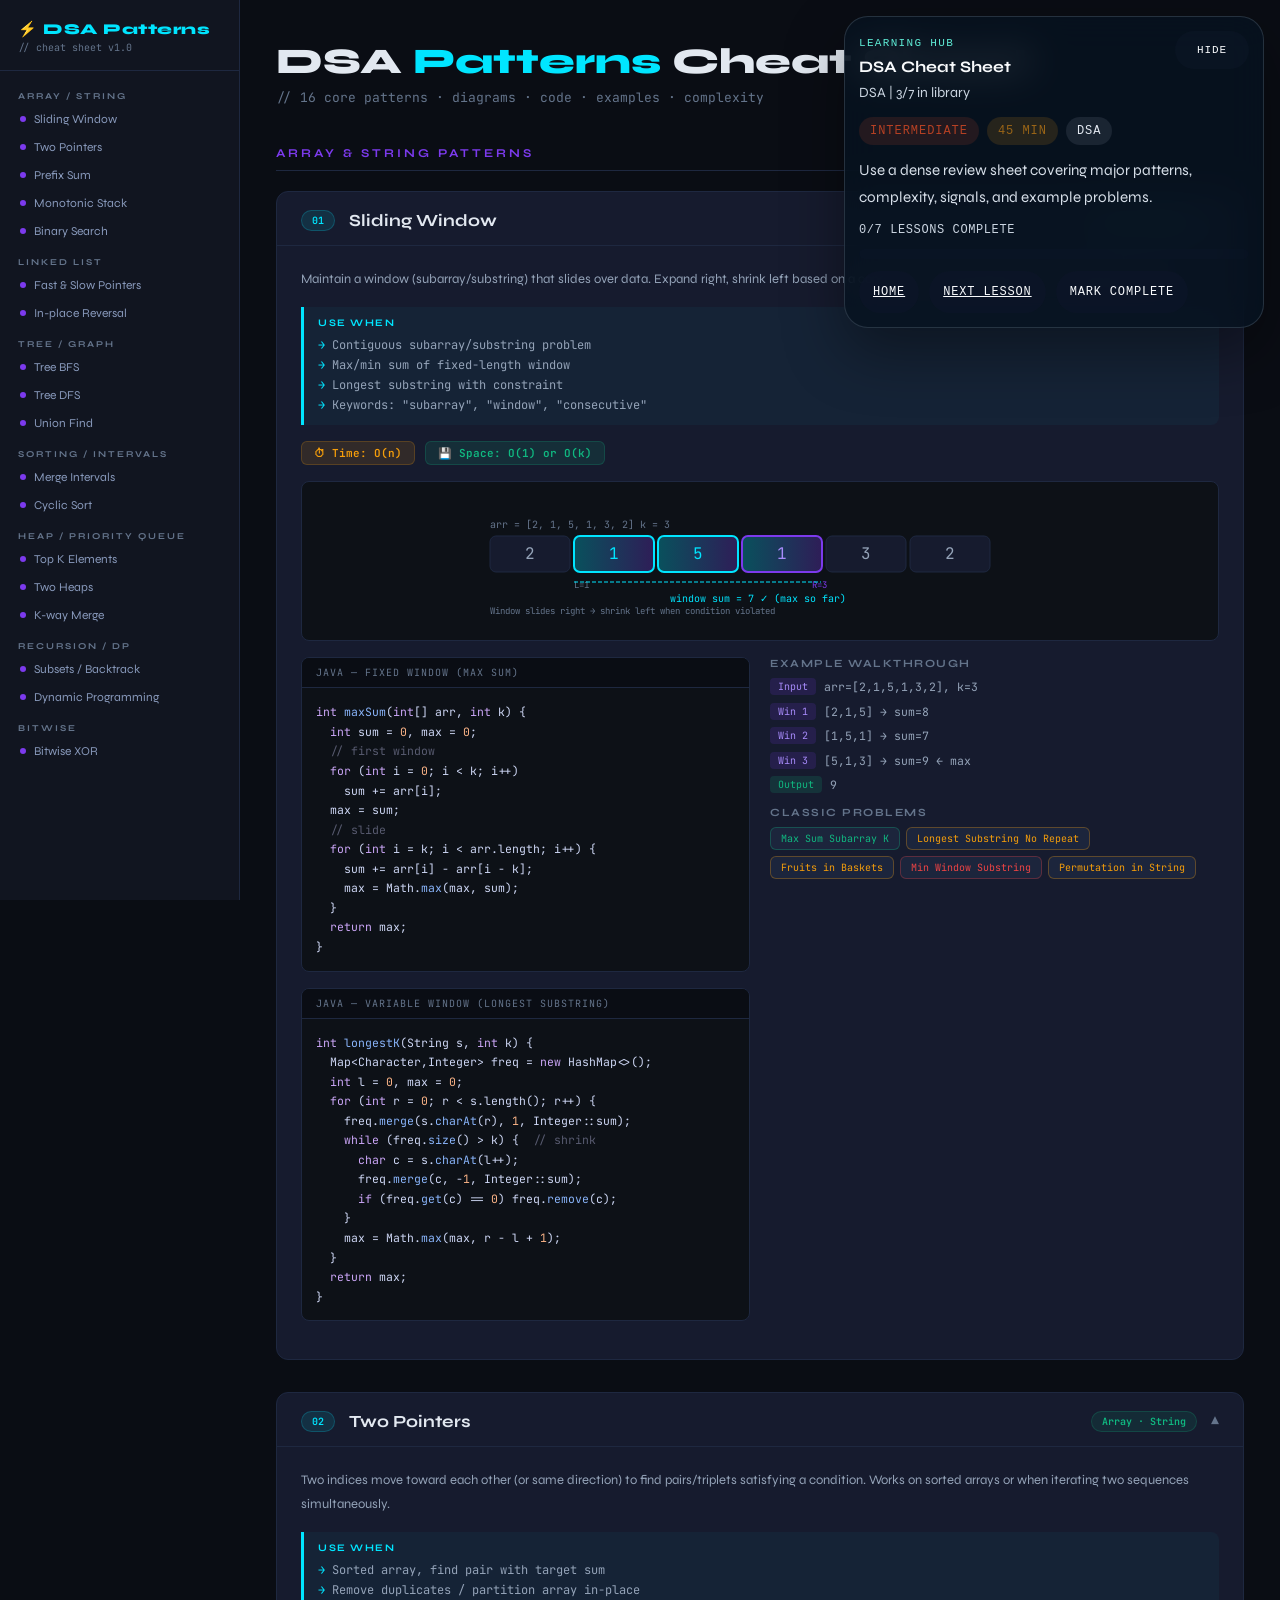
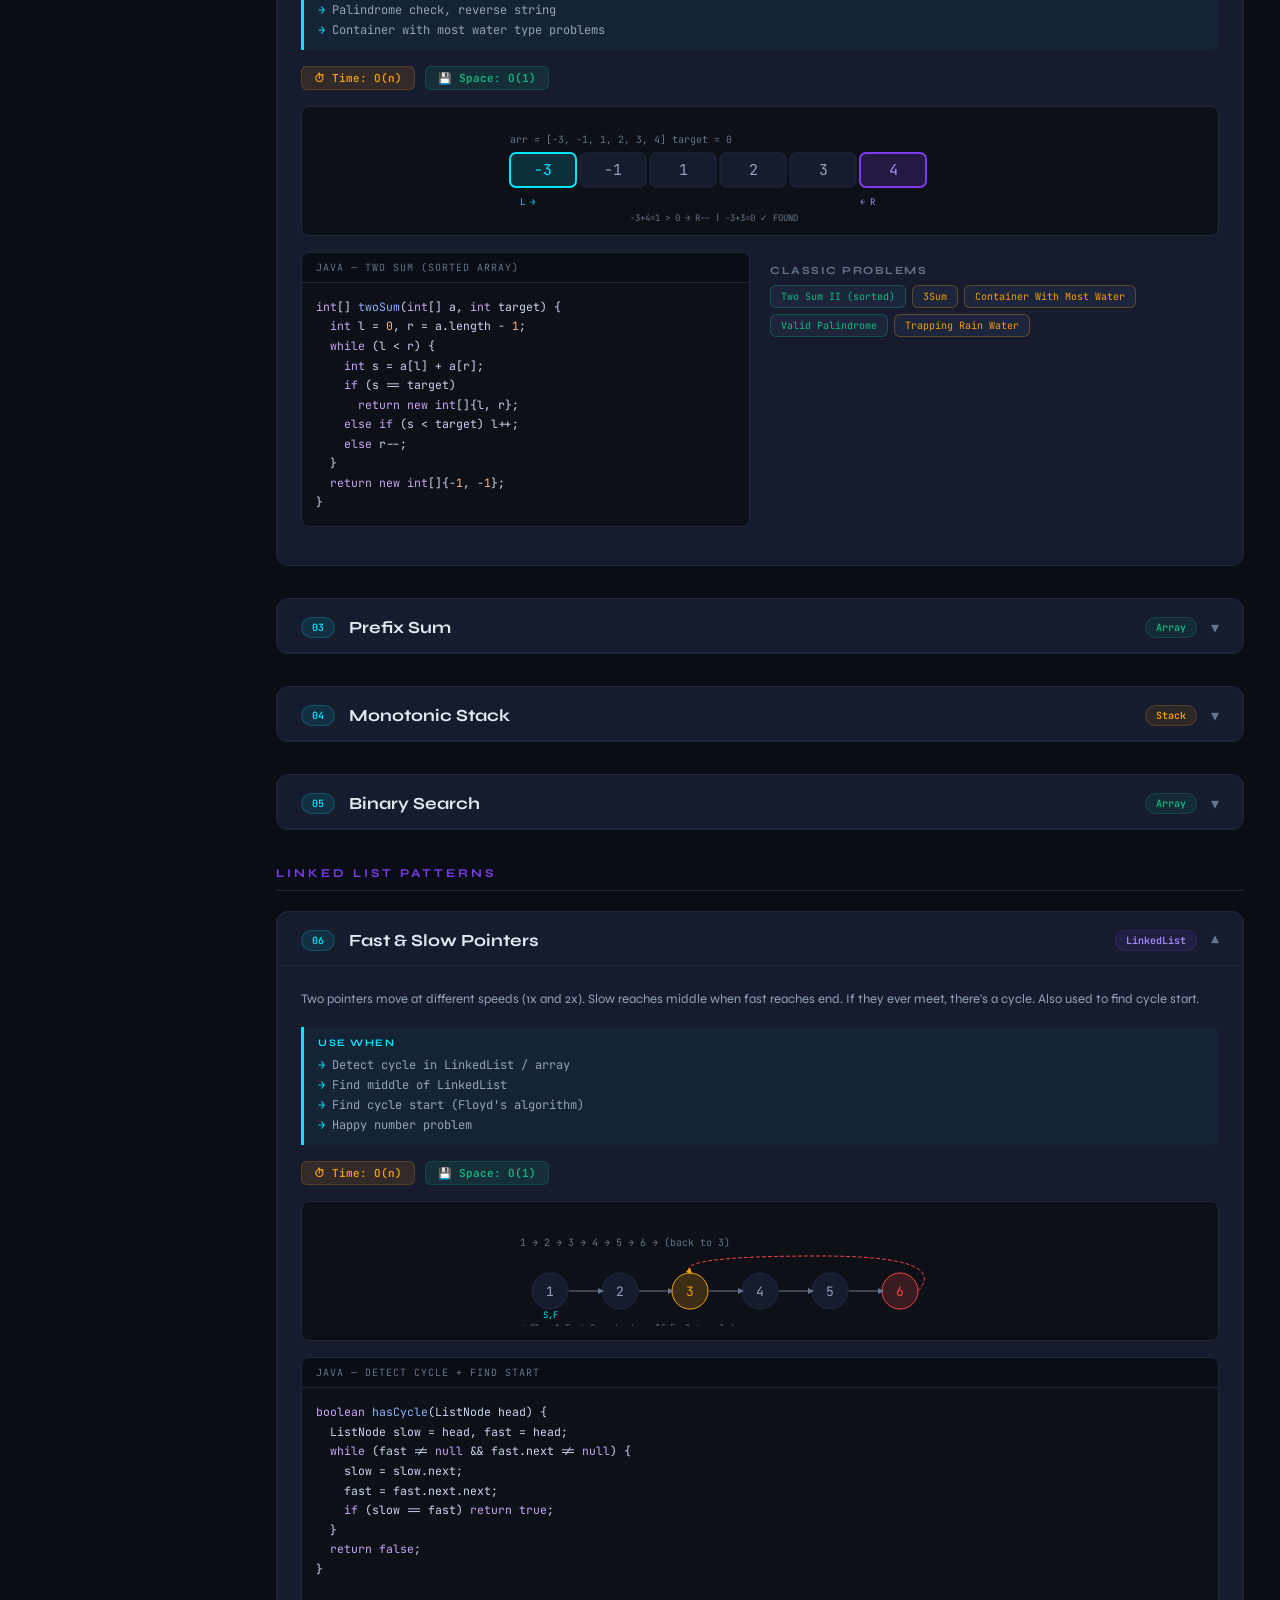
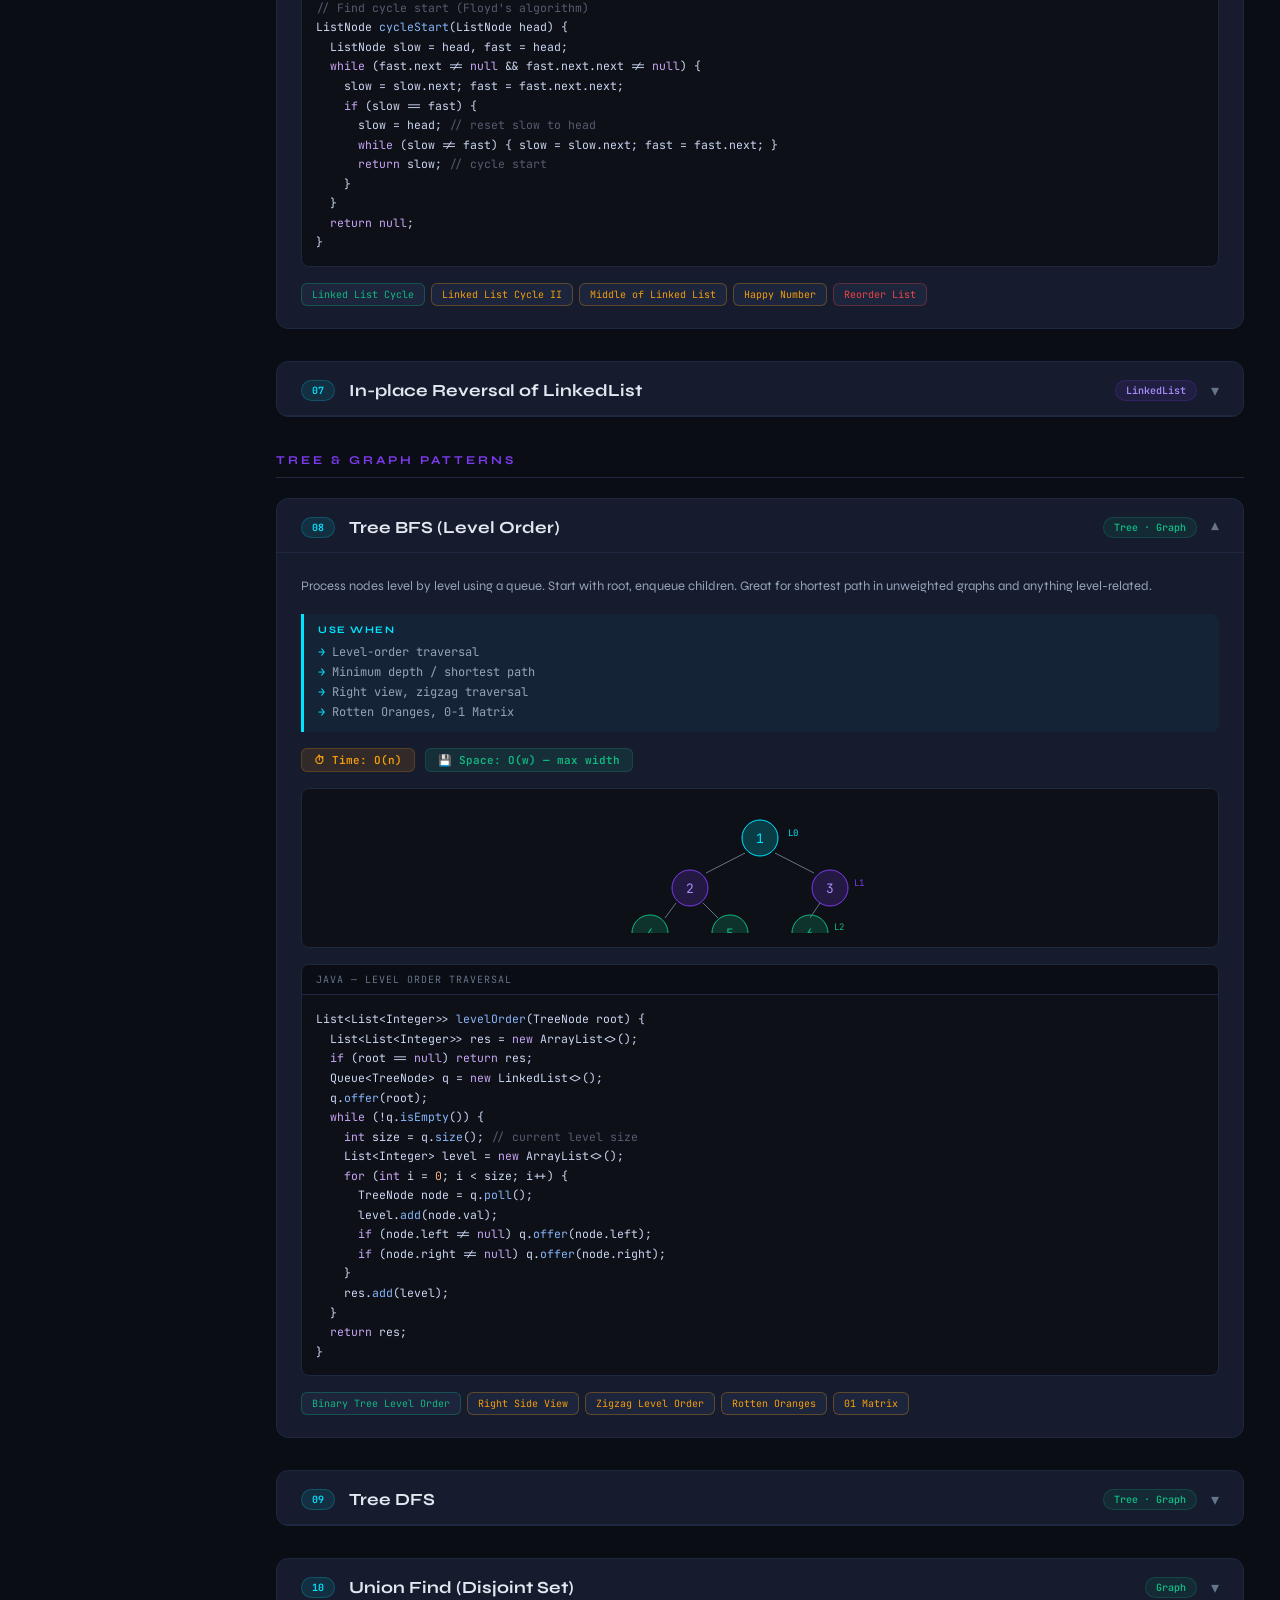
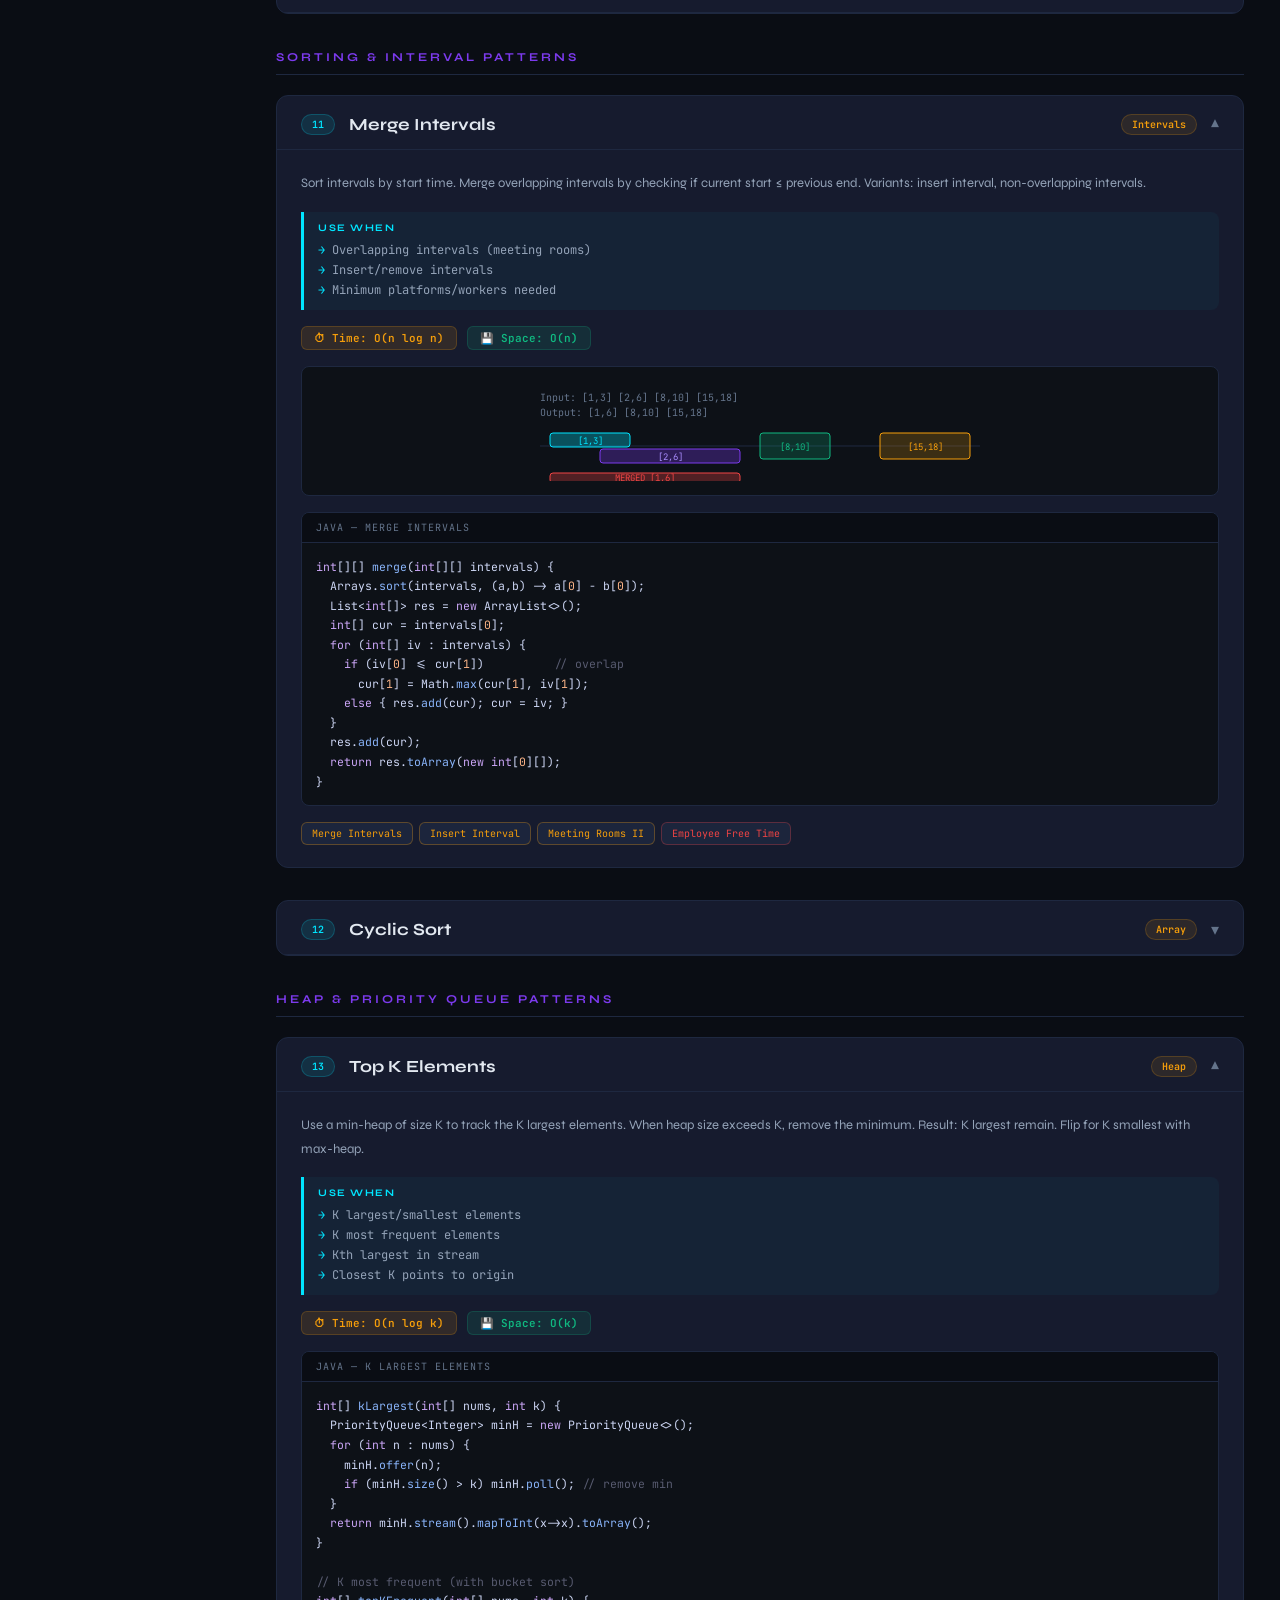
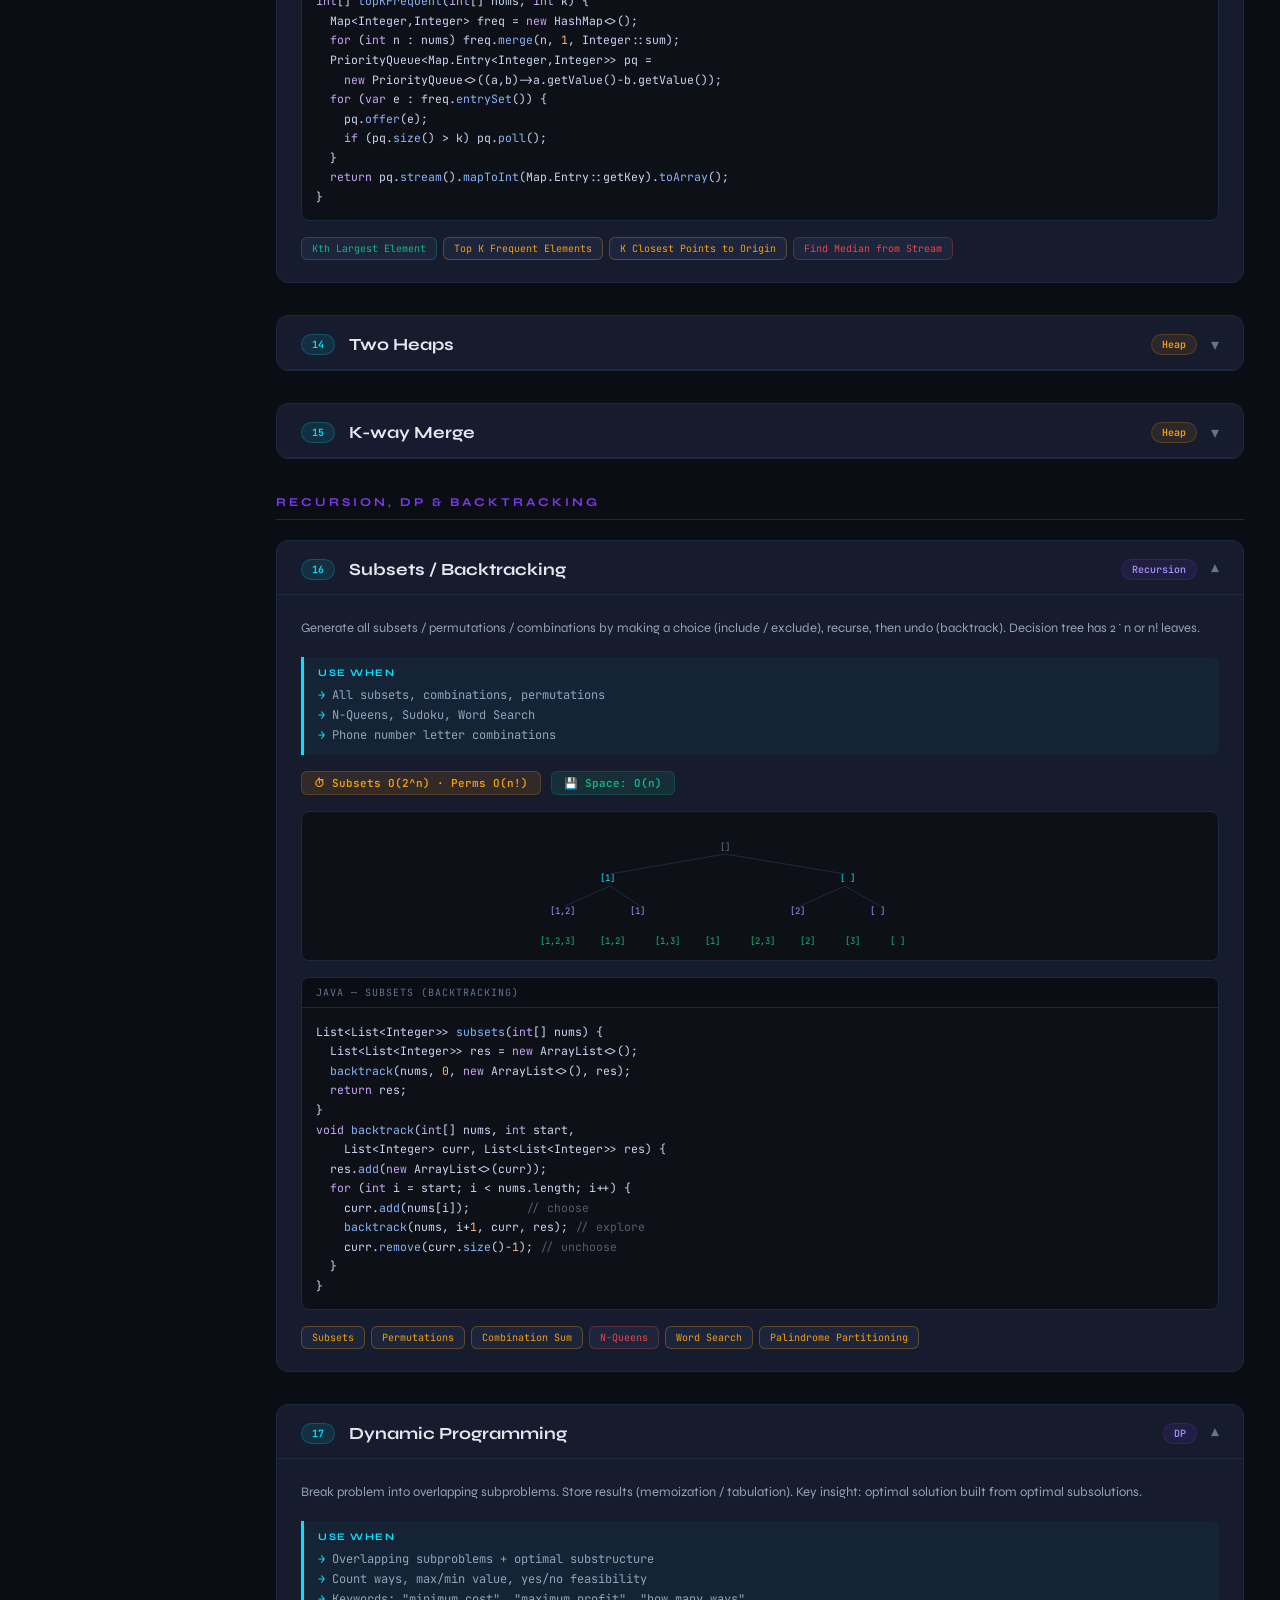
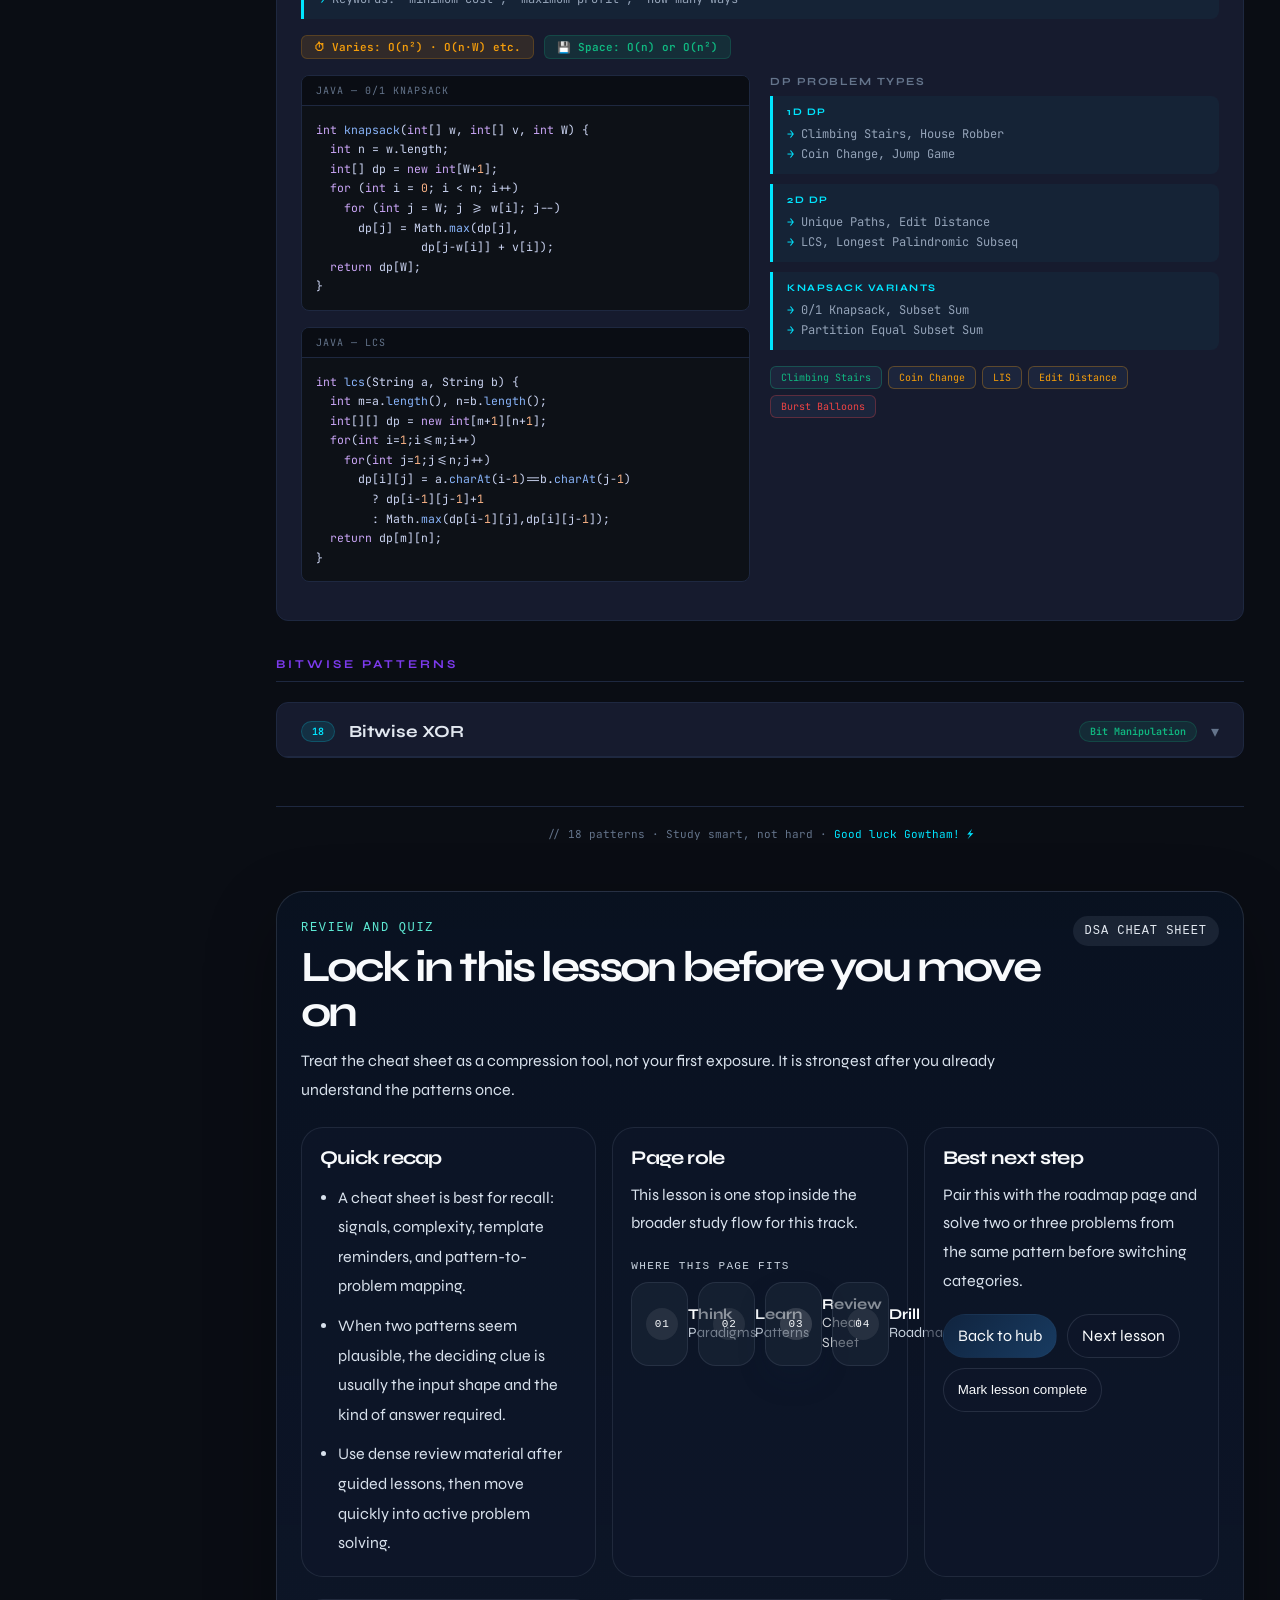
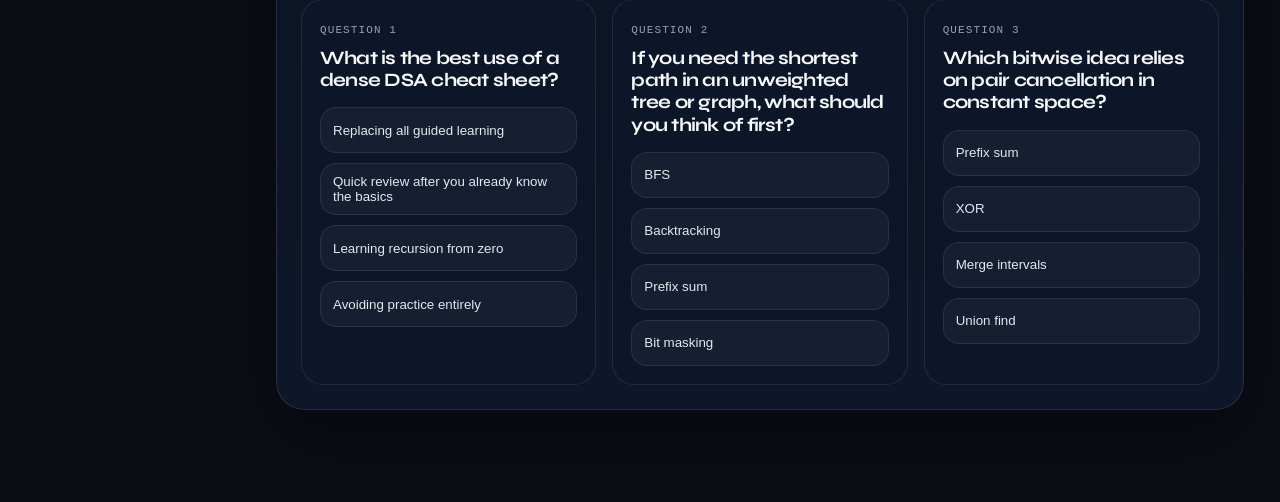
<file: DSA/Sheet.html>
<!DOCTYPE html>
<html lang="en">

<head>
    <meta charset="UTF-8" />
    <meta name="viewport" content="width=device-width, initial-scale=1.0" />
    <title>DSA Patterns Cheat Sheet</title>
    <link
        href="https://fonts.googleapis.com/css2?family=JetBrains+Mono:wght@300;400;600;700&family=Syne:wght@400;600;700;800&display=swap"
        rel="stylesheet" />
    <style>
        :root {
            --bg: #0a0d14;
            --surface: #111520;
            --card: #161b2e;
            --border: #1e2840;
            --accent: #00e5ff;
            --accent2: #7c3aed;
            --accent3: #f59e0b;
            --green: #10b981;
            --red: #ef4444;
            --text: #e2e8f0;
            --muted: #64748b;
            --mono: 'JetBrains Mono', monospace;
            --display: 'Syne', sans-serif;
        }

        *,
        *::before,
        *::after {
            box-sizing: border-box;
            margin: 0;
            padding: 0;
        }

        html {
            scroll-behavior: smooth;
        }

        body {
            background: var(--bg);
            color: var(--text);
            font-family: var(--display);
            display: flex;
            min-height: 100vh;
            overflow-x: hidden;
        }

        /* SIDEBAR */
        #sidebar {
            width: 240px;
            min-width: 240px;
            background: var(--surface);
            border-right: 1px solid var(--border);
            position: fixed;
            top: 0;
            left: 0;
            bottom: 0;
            overflow-y: auto;
            z-index: 200;
            padding: 0 0 40px;
            transition: transform 0.3s ease;
        }

        .sidebar-logo {
            padding: 20px 18px 16px;
            border-bottom: 1px solid var(--border);
            margin-bottom: 8px;
            display: flex;
            align-items: flex-start;
            justify-content: space-between;
        }

        .sidebar-logo h1 {
            font-size: 15px;
            font-weight: 800;
            color: var(--accent);
            letter-spacing: 0.5px;
        }

        .sidebar-logo p {
            font-size: 10px;
            color: var(--muted);
            font-family: var(--mono);
            margin-top: 3px;
        }

        #close-btn {
            display: none;
            background: none;
            border: none;
            color: var(--muted);
            font-size: 20px;
            cursor: pointer;
            line-height: 1;
        }

        .sidebar-cat {
            font-size: 9px;
            font-weight: 700;
            color: var(--muted);
            text-transform: uppercase;
            letter-spacing: 2px;
            padding: 12px 18px 4px;
        }

        .sidebar-link {
            display: flex;
            align-items: center;
            gap: 8px;
            padding: 7px 18px;
            font-size: 12px;
            color: #8899bb;
            cursor: pointer;
            border: none;
            border-left: 2px solid transparent;
            background: none;
            width: 100%;
            text-align: left;
            font-family: var(--display);
            transition: all 0.15s;
        }

        .sidebar-link:hover,
        .sidebar-link.active {
            color: var(--accent);
            background: rgba(0, 229, 255, 0.05);
            border-left: 2px solid var(--accent);
        }

        .sidebar-link .dot {
            width: 6px;
            height: 6px;
            border-radius: 50%;
            background: var(--accent2);
            flex-shrink: 0;
        }

        /* MOBILE TOP BAR */
        #topbar {
            display: none;
            position: fixed;
            top: 0;
            left: 0;
            right: 0;
            height: 52px;
            background: var(--surface);
            border-bottom: 1px solid var(--border);
            align-items: center;
            justify-content: space-between;
            padding: 0 18px;
            z-index: 300;
        }

        #topbar-title {
            font-size: 14px;
            font-weight: 800;
            color: var(--accent);
            font-family: var(--display);
        }

        #menu-btn {
            background: none;
            border: 1px solid var(--border);
            border-radius: 6px;
            color: var(--text);
            width: 36px;
            height: 36px;
            cursor: pointer;
            font-size: 18px;
            display: flex;
            align-items: center;
            justify-content: center;
        }

        #overlay {
            display: none;
            position: fixed;
            inset: 0;
            background: rgba(0, 0, 0, 0.6);
            z-index: 150;
        }

        #overlay.show {
            display: block;
        }

        /* MAIN */
        #main {
            margin-left: 240px;
            flex: 1;
            padding: 40px 36px 80px;
            max-width: calc(100% - 240px);
        }

        /* ── RESPONSIVE ── */
        @media (max-width: 768px) {
            #topbar {
                display: flex;
            }

            #close-btn {
                display: block;
            }

            #sidebar {
                transform: translateX(-100%);
                top: 0;
                width: 260px;
            }

            #sidebar.open {
                transform: translateX(0);
            }

            #main {
                margin-left: 0;
                max-width: 100%;
                padding: 72px 14px 60px;
            }

            .page-title {
                font-size: 22px;
            }

            .page-sub {
                font-size: 11px;
            }

            .two-col {
                grid-template-columns: 1fr !important;
            }

            pre {
                font-size: 10px;
                padding: 10px;
            }

            .diagram-box {
                overflow-x: auto;
            }

            .diagram-box svg {
                min-width: 320px;
            }

            .card-header {
                padding: 12px 14px 10px;
                flex-wrap: wrap;
                gap: 8px;
            }

            .card-body {
                padding: 14px;
            }

            .card-header h2 {
                font-size: 14px;
            }

            .section-divider {
                font-size: 10px;
            }
        }

        @media (max-width: 480px) {
            .cx-badge {
                font-size: 10px;
                padding: 3px 8px;
            }

            .prob-tag {
                font-size: 9px;
                padding: 3px 7px;
            }

            pre {
                font-size: 9.5px;
            }

            .card-header h2 {
                font-size: 13px;
            }

            .badge {
                font-size: 9px;
                padding: 2px 7px;
            }

            .desc {
                font-size: 12px;
            }
        }

        .page-title {
            font-size: 36px;
            font-weight: 800;
            color: var(--text);
            margin-bottom: 6px;
        }

        .page-title span {
            color: var(--accent);
        }

        .page-sub {
            font-size: 13px;
            color: var(--muted);
            font-family: var(--mono);
            margin-bottom: 40px;
        }

        /* PATTERN CARD */
        .pattern-card {
            background: var(--card);
            border: 1px solid var(--border);
            border-radius: 12px;
            margin-bottom: 32px;
            overflow: hidden;
            animation: fadeUp 0.4s ease both;
        }

        @keyframes fadeUp {
            from {
                opacity: 0;
                transform: translateY(16px);
            }

            to {
                opacity: 1;
                transform: translateY(0);
            }
        }

        .card-header {
            display: flex;
            align-items: center;
            gap: 14px;
            padding: 18px 24px 14px;
            border-bottom: 1px solid var(--border);
            cursor: pointer;
        }

        .card-header .badge {
            font-family: var(--mono);
            font-size: 10px;
            font-weight: 600;
            padding: 3px 10px;
            border-radius: 20px;
            background: rgba(0, 229, 255, 0.1);
            color: var(--accent);
            border: 1px solid rgba(0, 229, 255, 0.2);
            white-space: nowrap;
        }

        .card-header .badge.g {
            background: rgba(16, 185, 129, 0.1);
            color: var(--green);
            border-color: rgba(16, 185, 129, 0.2);
        }

        .card-header .badge.p {
            background: rgba(124, 58, 237, 0.1);
            color: #a78bfa;
            border-color: rgba(124, 58, 237, 0.2);
        }

        .card-header .badge.o {
            background: rgba(245, 158, 11, 0.1);
            color: var(--accent3);
            border-color: rgba(245, 158, 11, 0.2);
        }

        .card-header h2 {
            font-size: 17px;
            font-weight: 700;
            flex: 1;
        }

        .card-header .toggle {
            font-size: 16px;
            color: var(--muted);
            transition: transform 0.3s;
        }

        .card-header.open .toggle {
            transform: rotate(180deg);
        }

        .card-body {
            display: none;
            padding: 22px 24px;
        }

        .card-body.open {
            display: block;
        }

        .two-col {
            display: grid;
            grid-template-columns: 1fr 1fr;
            gap: 20px;
        }

        @media (max-width: 800px) {
            .two-col {
                grid-template-columns: 1fr;
            }
        }

        /* DESCRIPTION */
        .desc {
            font-size: 13px;
            color: #94a3b8;
            line-height: 1.8;
            margin-bottom: 16px;
        }

        .use-when {
            background: rgba(0, 229, 255, 0.04);
            border-left: 3px solid var(--accent);
            padding: 10px 14px;
            border-radius: 0 8px 8px 0;
            margin-bottom: 16px;
        }

        .use-when h4 {
            font-size: 10px;
            font-weight: 700;
            color: var(--accent);
            text-transform: uppercase;
            letter-spacing: 1.5px;
            margin-bottom: 6px;
        }

        .use-when ul {
            list-style: none;
            padding: 0;
        }

        .use-when li {
            font-size: 12px;
            color: #94a3b8;
            padding: 2px 0;
            font-family: var(--mono);
        }

        .use-when li::before {
            content: "→ ";
            color: var(--accent);
        }

        /* COMPLEXITY */
        .complexity {
            display: flex;
            gap: 10px;
            margin-bottom: 16px;
            flex-wrap: wrap;
        }

        .cx-badge {
            font-family: var(--mono);
            font-size: 11px;
            padding: 4px 12px;
            border-radius: 6px;
            font-weight: 600;
        }

        .cx-time {
            background: rgba(245, 158, 11, 0.12);
            color: var(--accent3);
            border: 1px solid rgba(245, 158, 11, 0.2);
        }

        .cx-space {
            background: rgba(16, 185, 129, 0.12);
            color: var(--green);
            border: 1px solid rgba(16, 185, 129, 0.2);
        }

        /* DIAGRAM */
        .diagram-box {
            background: #0d1117;
            border: 1px solid var(--border);
            border-radius: 8px;
            padding: 14px;
            margin-bottom: 16px;
            overflow-x: auto;
        }

        .diagram-box svg {
            display: block;
            margin: auto;
        }

        /* CODE */
        .code-block {
            background: #0d1117;
            border: 1px solid var(--border);
            border-radius: 8px;
            overflow: hidden;
            margin-bottom: 16px;
        }

        .code-label {
            font-family: var(--mono);
            font-size: 10px;
            color: var(--muted);
            padding: 8px 14px;
            border-bottom: 1px solid var(--border);
            background: #0a0d14;
            text-transform: uppercase;
            letter-spacing: 1px;
        }

        pre {
            font-family: var(--mono);
            font-size: 11.5px;
            padding: 14px;
            overflow-x: auto;
            line-height: 1.7;
            color: #cdd6f4;
        }

        .kw {
            color: #cba6f7;
        }

        .fn {
            color: #89b4fa;
        }

        .str {
            color: #a6e3a1;
        }

        .cm {
            color: #585b70;
        }

        .num {
            color: #fab387;
        }

        .var {
            color: #cdd6f4;
        }

        .ret {
            color: #f38ba8;
        }

        /* EXAMPLES */
        .ex-title {
            font-size: 11px;
            font-weight: 700;
            color: var(--muted);
            text-transform: uppercase;
            letter-spacing: 1.5px;
            margin-bottom: 8px;
        }

        .example-box {
            display: flex;
            flex-direction: column;
            gap: 6px;
        }

        .ex-row {
            display: flex;
            gap: 8px;
            align-items: flex-start;
        }

        .ex-label {
            font-family: var(--mono);
            font-size: 10px;
            padding: 2px 8px;
            border-radius: 4px;
            white-space: nowrap;
            flex-shrink: 0;
        }

        .ex-label.i {
            background: rgba(124, 58, 237, 0.15);
            color: #a78bfa;
        }

        .ex-label.o {
            background: rgba(16, 185, 129, 0.15);
            color: var(--green);
        }

        .ex-val {
            font-family: var(--mono);
            font-size: 11.5px;
            color: #94a3b8;
            line-height: 1.6;
        }

        /* PROBLEMS */
        .problems {
            margin-top: 12px;
        }

        .prob-title {
            font-size: 11px;
            font-weight: 700;
            color: var(--muted);
            text-transform: uppercase;
            letter-spacing: 1.5px;
            margin-bottom: 8px;
        }

        .prob-list {
            display: flex;
            flex-wrap: wrap;
            gap: 6px;
        }

        .prob-tag {
            font-family: var(--mono);
            font-size: 10px;
            padding: 4px 10px;
            border-radius: 6px;
            background: rgba(30, 40, 64, 0.8);
            border: 1px solid var(--border);
            color: #8899bb;
        }

        .prob-tag.e {
            border-color: rgba(16, 185, 129, 0.3);
            color: var(--green);
        }

        .prob-tag.m {
            border-color: rgba(245, 158, 11, 0.3);
            color: var(--accent3);
        }

        .prob-tag.h {
            border-color: rgba(239, 68, 68, 0.3);
            color: var(--red);
        }

        /* DIVIDER */
        .section-divider {
            font-size: 12px;
            font-weight: 700;
            color: var(--accent2);
            text-transform: uppercase;
            letter-spacing: 3px;
            margin: 36px 0 20px;
            padding-bottom: 10px;
            border-bottom: 1px solid var(--border);
        }

        /* scrollbar */
        ::-webkit-scrollbar {
            width: 6px;
            height: 6px;
        }

        ::-webkit-scrollbar-track {
            background: var(--bg);
        }

        ::-webkit-scrollbar-thumb {
            background: var(--border);
            border-radius: 4px;
        }
    
        /* 📱 UNIVERSAL MOBILE OPTIMIZATION */
        @media (max-width: 768px) {
            #home {
                padding: 32px 16px 60px !important;
            }
            .hero h1, .home-hero h1 {
                font-size: clamp(28px, 8vw, 42px) !important;
            }
            .lbody, .lesson-body {
                padding: 24px 16px 60px !important;
            }
            /* Force grids into single column on mobile */
            .grid, .patterns-grid, .ag, .cg, .stats-row, .when-grid, .tag-row {
                display: flex !important;
                flex-direction: column !important;
                gap: 16px !important;
            }
            .topbar, .lesson-topbar {
                padding: 0 16px !important;
            }
            .cc, .pat-card, .concept-block, .ex-problem {
                padding: 16px !important;
            }
            /* Prevent tables from breaking mobile view */
            .tbl-wrap {
                overflow-x: auto !important;
                width: 100% !important;
            }
            table {
                min-width: 500px !important;
            }
            /* Text sizing resets for mobile legsibility */
            .pat-card h3, .ltitle, .lesson-title {
                font-size: clamp(20px, 6vw, 32px) !important;
            }
            .bt, .pl li, .nl li, .mf, .lvd, .phb, td, th, .concept-text, .ex-problem .q-text {
                font-size: 15px !important;
                line-height: 1.6 !important;
            }
        }
</style>
    <link rel="stylesheet" href="../assets/learnsite.css" />
</head>

<body data-site-root=".." data-lesson-id="dsa-cheat-sheet">

    <!-- MOBILE TOPBAR -->
    <div id="topbar">
        <span id="topbar-title">⚡ DSA Patterns</span>
        <button id="menu-btn" onclick="openSidebar()">☰</button>
    </div>
    <div id="overlay" onclick="closeSidebar()"></div>

    <!-- SIDEBAR -->
    <nav id="sidebar">
        <div class="sidebar-logo">
            <div>
                <h1>⚡ DSA Patterns</h1>
                <p>// cheat sheet v1.0</p>
            </div>
            <button id="close-btn" onclick="closeSidebar()">✕</button>
        </div>
        <div class="sidebar-cat">Array / String</div>
        <button class="sidebar-link" data-target="sliding-window"><span class="dot"></span>Sliding Window</button>
        <button class="sidebar-link" data-target="two-pointers"><span class="dot"></span>Two Pointers</button>
        <button class="sidebar-link" data-target="prefix-sum"><span class="dot"></span>Prefix Sum</button>
        <button class="sidebar-link" data-target="monotonic-stack"><span class="dot"></span>Monotonic Stack</button>
        <button class="sidebar-link" data-target="binary-search"><span class="dot"></span>Binary Search</button>
        <div class="sidebar-cat">Linked List</div>
        <button class="sidebar-link" data-target="fast-slow"><span class="dot"></span>Fast &amp; Slow Pointers</button>
        <button class="sidebar-link" data-target="inplace-reversal"><span class="dot"></span>In-place Reversal</button>
        <div class="sidebar-cat">Tree / Graph</div>
        <button class="sidebar-link" data-target="tree-bfs"><span class="dot"></span>Tree BFS</button>
        <button class="sidebar-link" data-target="tree-dfs"><span class="dot"></span>Tree DFS</button>
        <button class="sidebar-link" data-target="union-find"><span class="dot"></span>Union Find</button>
        <div class="sidebar-cat">Sorting / Intervals</div>
        <button class="sidebar-link" data-target="merge-intervals"><span class="dot"></span>Merge Intervals</button>
        <button class="sidebar-link" data-target="cyclic-sort"><span class="dot"></span>Cyclic Sort</button>
        <div class="sidebar-cat">Heap / Priority Queue</div>
        <button class="sidebar-link" data-target="top-k"><span class="dot"></span>Top K Elements</button>
        <button class="sidebar-link" data-target="two-heaps"><span class="dot"></span>Two Heaps</button>
        <button class="sidebar-link" data-target="kway-merge"><span class="dot"></span>K-way Merge</button>
        <div class="sidebar-cat">Recursion / DP</div>
        <button class="sidebar-link" data-target="subsets"><span class="dot"></span>Subsets / Backtrack</button>
        <button class="sidebar-link" data-target="dp"><span class="dot"></span>Dynamic Programming</button>
        <div class="sidebar-cat">Bitwise</div>
        <button class="sidebar-link" data-target="bitwise-xor"><span class="dot"></span>Bitwise XOR</button>
    </nav>

    <!-- MAIN -->
    <main id="main">
        <h1 class="page-title">DSA <span>Patterns</span> Cheat Sheet</h1>
        <p class="page-sub">// 16 core patterns · diagrams · code · examples · complexity</p>

        <!-- ═══════════ SLIDING WINDOW ═══════════ -->
        <div class="section-divider">Array & String Patterns</div>

        <div class="pattern-card" id="sliding-window">
            <div class="card-header open" onclick="toggle(this)">
                <span class="badge">01</span>
                <h2>Sliding Window</h2>
                <span class="badge g">Array · String</span>
                <span class="toggle">▾</span>
            </div>
            <div class="card-body open">
                <p class="desc">Maintain a window (subarray/substring) that slides over data. Expand right, shrink left
                    based on a condition. Avoids nested loops → O(n) instead of O(n²).</p>
                <div class="use-when">
                    <h4>Use When</h4>
                    <ul>
                        <li>Contiguous subarray/substring problem</li>
                        <li>Max/min sum of fixed-length window</li>
                        <li>Longest substring with constraint</li>
                        <li>Keywords: "subarray", "window", "consecutive"</li>
                    </ul>
                </div>
                <div class="complexity">
                    <span class="cx-badge cx-time">⏱ Time: O(n)</span>
                    <span class="cx-badge cx-space">💾 Space: O(1) or O(k)</span>
                </div>
                <div class="diagram-box">
                    <svg width="580" height="130" viewBox="0 0 580 130">
                        <defs>
                            <linearGradient id="wg" x1="0%" y1="0%" x2="100%" y2="0%">
                                <stop offset="0%" style="stop-color:#00e5ff;stop-opacity:0.3" />
                                <stop offset="100%" style="stop-color:#7c3aed;stop-opacity:0.3" />
                            </linearGradient>
                        </defs>
                        <!-- Array boxes -->
                        <g transform="translate(20,20)">
                            <text x="0" y="12" fill="#64748b" font-size="10" font-family="JetBrains Mono">arr = [2, 1,
                                5, 1, 3, 2] k = 3</text>
                            <!-- cells -->
                            <g transform="translate(0,20)">
                                <rect x="0" y="0" width="80" height="36" rx="6" fill="#161b2e" stroke="#1e2840" />
                                <text x="40" y="23" fill="#94a3b8" font-size="16" font-family="JetBrains Mono"
                                    text-anchor="middle">2</text>
                                <rect x="84" y="0" width="80" height="36" rx="6" fill="url(#wg)" stroke="#00e5ff"
                                    stroke-width="2" />
                                <text x="124" y="23" fill="#00e5ff" font-size="16" font-family="JetBrains Mono"
                                    text-anchor="middle">1</text>
                                <rect x="168" y="0" width="80" height="36" rx="6" fill="url(#wg)" stroke="#00e5ff"
                                    stroke-width="2" />
                                <text x="208" y="23" fill="#00e5ff" font-size="16" font-family="JetBrains Mono"
                                    text-anchor="middle">5</text>
                                <rect x="252" y="0" width="80" height="36" rx="6" fill="url(#wg)" stroke="#7c3aed"
                                    stroke-width="2" />
                                <text x="292" y="23" fill="#a78bfa" font-size="16" font-family="JetBrains Mono"
                                    text-anchor="middle">1</text>
                                <rect x="336" y="0" width="80" height="36" rx="6" fill="#161b2e" stroke="#1e2840" />
                                <text x="376" y="23" fill="#94a3b8" font-size="16" font-family="JetBrains Mono"
                                    text-anchor="middle">3</text>
                                <rect x="420" y="0" width="80" height="36" rx="6" fill="#161b2e" stroke="#1e2840" />
                                <text x="460" y="23" fill="#94a3b8" font-size="16" font-family="JetBrains Mono"
                                    text-anchor="middle">2</text>
                                <!-- labels -->
                                <text x="84" y="52" fill="#64748b" font-size="9" font-family="JetBrains Mono">L=1</text>
                                <text x="322" y="52" fill="#7c3aed" font-size="9"
                                    font-family="JetBrains Mono">R=3</text>
                                <!-- brace -->
                                <line x1="84" y1="46" x2="331" y2="46" stroke="#00e5ff" stroke-width="1"
                                    stroke-dasharray="4,2" />
                                <text x="180" y="66" fill="#00e5ff" font-size="10" font-family="JetBrains Mono">window
                                    sum = 7 ✓ (max so far)</text>
                            </g>
                        </g>
                        <!-- arrows -->
                        <text x="20" y="118" fill="#64748b" font-size="9" font-family="JetBrains Mono">Window slides
                            right → shrink left when condition violated</text>
                    </svg>
                </div>
                <div class="two-col">
                    <div>
                        <div class="code-block">
                            <div class="code-label">Java — Fixed Window (Max Sum)</div>
                            <pre><span class="kw">int</span> <span class="fn">maxSum</span>(<span class="kw">int</span>[] arr, <span class="kw">int</span> k) {
  <span class="kw">int</span> sum = <span class="num">0</span>, max = <span class="num">0</span>;
  <span class="cm">// first window</span>
  <span class="kw">for</span> (<span class="kw">int</span> i = <span class="num">0</span>; i &lt; k; i++)
    sum += arr[i];
  max = sum;
  <span class="cm">// slide</span>
  <span class="kw">for</span> (<span class="kw">int</span> i = k; i &lt; arr.length; i++) {
    sum += arr[i] - arr[i - k];
    max = Math.<span class="fn">max</span>(max, sum);
  }
  <span class="kw">return</span> max;
}</pre>
                        </div>
                        <div class="code-block">
                            <div class="code-label">Java — Variable Window (Longest Substring)</div>
                            <pre><span class="kw">int</span> <span class="fn">longestK</span>(String s, <span class="kw">int</span> k) {
  Map&lt;Character,Integer&gt; freq = <span class="kw">new</span> HashMap&lt;&gt;();
  <span class="kw">int</span> l = <span class="num">0</span>, max = <span class="num">0</span>;
  <span class="kw">for</span> (<span class="kw">int</span> r = <span class="num">0</span>; r &lt; s.length(); r++) {
    freq.<span class="fn">merge</span>(s.<span class="fn">charAt</span>(r), <span class="num">1</span>, Integer::sum);
    <span class="kw">while</span> (freq.<span class="fn">size</span>() &gt; k) {  <span class="cm">// shrink</span>
      <span class="kw">char</span> c = s.<span class="fn">charAt</span>(l++);
      freq.<span class="fn">merge</span>(c, -<span class="num">1</span>, Integer::sum);
      <span class="kw">if</span> (freq.<span class="fn">get</span>(c) == <span class="num">0</span>) freq.<span class="fn">remove</span>(c);
    }
    max = Math.<span class="fn">max</span>(max, r - l + <span class="num">1</span>);
  }
  <span class="kw">return</span> max;
}</pre>
                        </div>
                    </div>
                    <div>
                        <div class="ex-title">Example Walkthrough</div>
                        <div class="example-box">
                            <div class="ex-row"><span class="ex-label i">Input</span><span
                                    class="ex-val">arr=[2,1,5,1,3,2], k=3</span></div>
                            <div class="ex-row"><span class="ex-label i">Win 1</span><span class="ex-val">[2,1,5] →
                                    sum=8</span></div>
                            <div class="ex-row"><span class="ex-label i">Win 2</span><span class="ex-val">[1,5,1] →
                                    sum=7</span></div>
                            <div class="ex-row"><span class="ex-label i">Win 3</span><span class="ex-val">[5,1,3] →
                                    sum=9 ← max</span></div>
                            <div class="ex-row"><span class="ex-label o">Output</span><span class="ex-val">9</span>
                            </div>
                        </div>
                        <div class="problems">
                            <div class="prob-title">Classic Problems</div>
                            <div class="prob-list">
                                <span class="prob-tag e">Max Sum Subarray K</span>
                                <span class="prob-tag m">Longest Substring No Repeat</span>
                                <span class="prob-tag m">Fruits in Baskets</span>
                                <span class="prob-tag h">Min Window Substring</span>
                                <span class="prob-tag m">Permutation in String</span>
                            </div>
                        </div>
                    </div>
                </div>
            </div>
        </div>

        <!-- ═══════════ TWO POINTERS ═══════════ -->
        <div class="pattern-card" id="two-pointers">
            <div class="card-header open" onclick="toggle(this)">
                <span class="badge">02</span>
                <h2>Two Pointers</h2>
                <span class="badge g">Array · String</span>
                <span class="toggle">▾</span>
            </div>
            <div class="card-body open">
                <p class="desc">Two indices move toward each other (or same direction) to find pairs/triplets satisfying
                    a condition. Works on sorted arrays or when iterating two sequences simultaneously.</p>
                <div class="use-when">
                    <h4>Use When</h4>
                    <ul>
                        <li>Sorted array, find pair with target sum</li>
                        <li>Remove duplicates / partition array in-place</li>
                        <li>Palindrome check, reverse string</li>
                        <li>Container with most water type problems</li>
                    </ul>
                </div>
                <div class="complexity">
                    <span class="cx-badge cx-time">⏱ Time: O(n)</span>
                    <span class="cx-badge cx-space">💾 Space: O(1)</span>
                </div>
                <div class="diagram-box">
                    <svg width="540" height="100" viewBox="0 0 540 100">
                        <g transform="translate(20,10)">
                            <text x="0" y="12" fill="#64748b" font-size="10" font-family="JetBrains Mono">arr = [-3, -1,
                                1, 2, 3, 4] target = 0</text>
                            <g transform="translate(0,22)">
                                <rect x="0" y="0" width="66" height="34" rx="6" fill="rgba(0,229,255,0.15)"
                                    stroke="#00e5ff" stroke-width="2" />
                                <text x="33" y="22" fill="#00e5ff" font-size="15" font-family="JetBrains Mono"
                                    text-anchor="middle">-3</text>
                                <rect x="70" y="0" width="66" height="34" rx="6" fill="#161b2e" stroke="#1e2840" />
                                <text x="103" y="22" fill="#94a3b8" font-size="15" font-family="JetBrains Mono"
                                    text-anchor="middle">-1</text>
                                <rect x="140" y="0" width="66" height="34" rx="6" fill="#161b2e" stroke="#1e2840" />
                                <text x="173" y="22" fill="#94a3b8" font-size="15" font-family="JetBrains Mono"
                                    text-anchor="middle">1</text>
                                <rect x="210" y="0" width="66" height="34" rx="6" fill="#161b2e" stroke="#1e2840" />
                                <text x="243" y="22" fill="#94a3b8" font-size="15" font-family="JetBrains Mono"
                                    text-anchor="middle">2</text>
                                <rect x="280" y="0" width="66" height="34" rx="6" fill="#161b2e" stroke="#1e2840" />
                                <text x="313" y="22" fill="#94a3b8" font-size="15" font-family="JetBrains Mono"
                                    text-anchor="middle">3</text>
                                <rect x="350" y="0" width="66" height="34" rx="6" fill="rgba(124,58,237,0.2)"
                                    stroke="#7c3aed" stroke-width="2" />
                                <text x="383" y="22" fill="#a78bfa" font-size="15" font-family="JetBrains Mono"
                                    text-anchor="middle">4</text>
                                <text x="10" y="52" fill="#00e5ff" font-size="9" font-family="JetBrains Mono">L →</text>
                                <text x="350" y="52" fill="#a78bfa" font-size="9" font-family="JetBrains Mono">←
                                    R</text>
                                <text x="120" y="68" fill="#64748b" font-size="9" font-family="JetBrains Mono">-3+4=1
                                    &gt; 0 → R-- | -3+3=0 ✓ FOUND</text>
                            </g>
                        </g>
                    </svg>
                </div>
                <div class="two-col">
                    <div class="code-block">
                        <div class="code-label">Java — Two Sum (Sorted Array)</div>
                        <pre><span class="kw">int</span>[] <span class="fn">twoSum</span>(<span class="kw">int</span>[] a, <span class="kw">int</span> target) {
  <span class="kw">int</span> l = <span class="num">0</span>, r = a.length - <span class="num">1</span>;
  <span class="kw">while</span> (l &lt; r) {
    <span class="kw">int</span> s = a[l] + a[r];
    <span class="kw">if</span> (s == target)
      <span class="kw">return new int</span>[]{l, r};
    <span class="kw">else if</span> (s &lt; target) l++;
    <span class="kw">else</span> r--;
  }
  <span class="kw">return new int</span>[]{-<span class="num">1</span>, -<span class="num">1</span>};
}</pre>
                    </div>
                    <div>
                        <div class="problems">
                            <div class="prob-title">Classic Problems</div>
                            <div class="prob-list">
                                <span class="prob-tag e">Two Sum II (sorted)</span>
                                <span class="prob-tag m">3Sum</span>
                                <span class="prob-tag m">Container With Most Water</span>
                                <span class="prob-tag e">Valid Palindrome</span>
                                <span class="prob-tag m">Trapping Rain Water</span>
                            </div>
                        </div>
                    </div>
                </div>
            </div>
        </div>

        <!-- ═══════════ PREFIX SUM ═══════════ -->
        <div class="pattern-card" id="prefix-sum">
            <div class="card-header" onclick="toggle(this)">
                <span class="badge">03</span>
                <h2>Prefix Sum</h2>
                <span class="badge g">Array</span>
                <span class="toggle">▾</span>
            </div>
            <div class="card-body">
                <p class="desc">Precompute cumulative sums so any range sum query [l,r] = prefix[r] - prefix[l-1] is
                    answered in O(1). Build the prefix array once, answer many queries fast.</p>
                <div class="use-when">
                    <h4>Use When</h4>
                    <ul>
                        <li>Multiple range sum queries on same array</li>
                        <li>Subarray sum equals K (with hashmap)</li>
                        <li>Count subarrays with specific property</li>
                    </ul>
                </div>
                <div class="complexity">
                    <span class="cx-badge cx-time">⏱ Build: O(n) · Query: O(1)</span>
                    <span class="cx-badge cx-space">💾 Space: O(n)</span>
                </div>
                <div class="diagram-box">
                    <svg width="500" height="110" viewBox="0 0 500 110">
                        <g transform="translate(20,10)">
                            <text x="0" y="10" fill="#64748b" font-size="10" font-family="JetBrains Mono">arr = [3, 1,
                                4, 1, 5]</text>
                            <text x="0" y="25" fill="#64748b" font-size="10" font-family="JetBrains Mono">prefix = [3,
                                4, 8, 9,14]</text>
                            <!-- cells -->
                            <g transform="translate(0,32)">
                                <rect x="0" y="0" width="70" height="30" rx="5" fill="#161b2e" stroke="#1e2840" />
                                <text x="35" y="20" fill="#94a3b8" font-size="14" font-family="JetBrains Mono"
                                    text-anchor="middle">3</text>
                                <rect x="74" y="0" width="70" height="30" rx="5" fill="#161b2e" stroke="#1e2840" />
                                <text x="109" y="20" fill="#94a3b8" font-size="14" font-family="JetBrains Mono"
                                    text-anchor="middle">1</text>
                                <rect x="148" y="0" width="70" height="30" rx="5" fill="rgba(0,229,255,0.12)"
                                    stroke="#00e5ff" />
                                <text x="183" y="20" fill="#00e5ff" font-size="14" font-family="JetBrains Mono"
                                    text-anchor="middle">4</text>
                                <rect x="222" y="0" width="70" height="30" rx="5" fill="rgba(0,229,255,0.12)"
                                    stroke="#00e5ff" />
                                <text x="257" y="20" fill="#00e5ff" font-size="14" font-family="JetBrains Mono"
                                    text-anchor="middle">1</text>
                                <rect x="296" y="0" width="70" height="30" rx="5" fill="rgba(0,229,255,0.12)"
                                    stroke="#7c3aed" />
                                <text x="331" y="20" fill="#a78bfa" font-size="14" font-family="JetBrains Mono"
                                    text-anchor="middle">5</text>
                                <text x="100" y="50" fill="#10b981" font-size="10"
                                    font-family="JetBrains Mono">sum(2..4) = prefix[4]–prefix[1] = 14–4 = 10</text>
                            </g>
                        </g>
                    </svg>
                </div>
                <div class="code-block">
                    <div class="code-label">Java — Subarray Sum Equals K</div>
                    <pre><span class="kw">int</span> <span class="fn">subarraySum</span>(<span class="kw">int</span>[] nums, <span class="kw">int</span> k) {
  Map&lt;Integer,Integer&gt; map = <span class="kw">new</span> HashMap&lt;&gt;();
  map.<span class="fn">put</span>(<span class="num">0</span>, <span class="num">1</span>); <span class="cm">// empty prefix</span>
  <span class="kw">int</span> sum = <span class="num">0</span>, count = <span class="num">0</span>;
  <span class="kw">for</span> (<span class="kw">int</span> n : nums) {
    sum += n;
    count += map.<span class="fn">getOrDefault</span>(sum - k, <span class="num">0</span>);
    map.<span class="fn">merge</span>(sum, <span class="num">1</span>, Integer::sum);
  }
  <span class="kw">return</span> count;
}</pre>
                </div>
                <div class="prob-list">
                    <span class="prob-tag e">Range Sum Query</span>
                    <span class="prob-tag m">Subarray Sum = K</span>
                    <span class="prob-tag m">Product of Array Except Self</span>
                    <span class="prob-tag h">Count Subarrays with Score &lt; K</span>
                </div>
            </div>
        </div>

        <!-- ═══════════ MONOTONIC STACK ═══════════ -->
        <div class="pattern-card" id="monotonic-stack">
            <div class="card-header" onclick="toggle(this)">
                <span class="badge">04</span>
                <h2>Monotonic Stack</h2>
                <span class="badge o">Stack</span>
                <span class="toggle">▾</span>
            </div>
            <div class="card-body">
                <p class="desc">Stack that maintains elements in monotonically increasing or decreasing order. Pop when
                    incoming element breaks the order — the popped element's answer is the current element.</p>
                <div class="use-when">
                    <h4>Use When</h4>
                    <ul>
                        <li>Next Greater / Smaller Element</li>
                        <li>Largest Rectangle in Histogram</li>
                        <li>Daily Temperatures, Stock Span</li>
                    </ul>
                </div>
                <div class="complexity">
                    <span class="cx-badge cx-time">⏱ Time: O(n)</span>
                    <span class="cx-badge cx-space">💾 Space: O(n)</span>
                </div>
                <div class="code-block">
                    <div class="code-label">Java — Next Greater Element</div>
                    <pre><span class="kw">int</span>[] <span class="fn">nextGreater</span>(<span class="kw">int</span>[] arr) {
  <span class="kw">int</span>[] res = <span class="kw">new int</span>[arr.length];
  Arrays.<span class="fn">fill</span>(res, -<span class="num">1</span>);
  Deque&lt;Integer&gt; stack = <span class="kw">new</span> ArrayDeque&lt;&gt;();
  <span class="kw">for</span> (<span class="kw">int</span> i = <span class="num">0</span>; i &lt; arr.length; i++) {
    <span class="kw">while</span> (!stack.<span class="fn">isEmpty</span>() &amp;&amp;
           arr[stack.<span class="fn">peek</span>()] &lt; arr[i]) {
      res[stack.<span class="fn">pop</span>()] = arr[i]; <span class="cm">// found NGE</span>
    }
    stack.<span class="fn">push</span>(i);
  }
  <span class="kw">return</span> res;
}</pre>
                </div>
                <div class="prob-list">
                    <span class="prob-tag e">Next Greater Element I</span>
                    <span class="prob-tag m">Daily Temperatures</span>
                    <span class="prob-tag h">Largest Rectangle in Histogram</span>
                    <span class="prob-tag h">Trapping Rain Water</span>
                </div>
            </div>
        </div>

        <!-- ═══════════ BINARY SEARCH ═══════════ -->
        <div class="pattern-card" id="binary-search">
            <div class="card-header" onclick="toggle(this)">
                <span class="badge">05</span>
                <h2>Binary Search</h2>
                <span class="badge g">Array</span>
                <span class="toggle">▾</span>
            </div>
            <div class="card-body">
                <p class="desc">Eliminate half the search space each step. Beyond finding a value, binary search applies
                    to "search on answer" — binary search over the answer space when a monotone condition exists.</p>
                <div class="use-when">
                    <h4>Use When</h4>
                    <ul>
                        <li>Sorted array, find target</li>
                        <li>"Minimum possible maximum" / "Maximum possible minimum"</li>
                        <li>Condition is monotone: false…false→true…true</li>
                    </ul>
                </div>
                <div class="complexity">
                    <span class="cx-badge cx-time">⏱ Time: O(log n)</span>
                    <span class="cx-badge cx-space">💾 Space: O(1)</span>
                </div>
                <div class="diagram-box">
                    <svg width="500" height="90" viewBox="0 0 500 90">
                        <g transform="translate(20,10)">
                            <text x="0" y="10" fill="#64748b" font-size="10" font-family="JetBrains Mono">arr =
                                [1,3,5,7,9,11,13] target = 9</text>
                            <g transform="translate(0,18)">
                                <rect x="0" y="0" width="56" height="30" rx="5" fill="#161b2e" stroke="#1e2840" />
                                <text x="28" y="20" fill="#94a3b8" font-size="13" text-anchor="middle"
                                    font-family="JetBrains Mono">1</text>
                                <rect x="58" y="0" width="56" height="30" rx="5" fill="#161b2e" stroke="#1e2840" />
                                <text x="86" y="20" fill="#94a3b8" font-size="13" text-anchor="middle"
                                    font-family="JetBrains Mono">3</text>
                                <rect x="116" y="0" width="56" height="30" rx="5" fill="#161b2e" stroke="#1e2840" />
                                <text x="144" y="20" fill="#94a3b8" font-size="13" text-anchor="middle"
                                    font-family="JetBrains Mono">5</text>
                                <rect x="174" y="0" width="56" height="30" rx="5" fill="rgba(245,158,11,0.2)"
                                    stroke="#f59e0b" />
                                <text x="202" y="20" fill="#f59e0b" font-size="13" text-anchor="middle"
                                    font-family="JetBrains Mono">7</text>
                                <rect x="232" y="0" width="56" height="30" rx="5" fill="rgba(16,185,129,0.2)"
                                    stroke="#10b981" stroke-width="2" />
                                <text x="260" y="20" fill="#10b981" font-size="13" text-anchor="middle"
                                    font-family="JetBrains Mono">9</text>
                                <rect x="290" y="0" width="56" height="30" rx="5" fill="#161b2e" stroke="#1e2840" />
                                <text x="318" y="20" fill="#94a3b8" font-size="13" text-anchor="middle"
                                    font-family="JetBrains Mono">11</text>
                                <rect x="348" y="0" width="56" height="30" rx="5" fill="#161b2e" stroke="#1e2840" />
                                <text x="376" y="20" fill="#94a3b8" font-size="13" text-anchor="middle"
                                    font-family="JetBrains Mono">13</text>
                                <text x="188" y="48" fill="#f59e0b" font-size="9"
                                    font-family="JetBrains Mono">mid=7&lt;9→L=mid+1</text>
                                <text x="240" y="60" fill="#10b981" font-size="9" font-family="JetBrains Mono">✓
                                    found</text>
                            </g>
                        </g>
                    </svg>
                </div>
                <div class="code-block">
                    <div class="code-label">Java — Universal Template</div>
                    <pre><span class="kw">int</span> <span class="fn">binarySearch</span>(<span class="kw">int</span>[] arr, <span class="kw">int</span> target) {
  <span class="kw">int</span> l = <span class="num">0</span>, r = arr.length - <span class="num">1</span>;
  <span class="kw">while</span> (l &lt;= r) {
    <span class="kw">int</span> mid = l + (r - l) / <span class="num">2</span>; <span class="cm">// avoid overflow</span>
    <span class="kw">if</span> (arr[mid] == target) <span class="kw">return</span> mid;
    <span class="kw">else if</span> (arr[mid] &lt; target) l = mid + <span class="num">1</span>;
    <span class="kw">else</span> r = mid - <span class="num">1</span>;
  }
  <span class="kw">return</span> -<span class="num">1</span>; <span class="cm">// l = insertion point</span>
}

<span class="cm">// Search on Answer template</span>
<span class="kw">int</span> lo = minAns, hi = maxAns;
<span class="kw">while</span> (lo &lt; hi) {
  <span class="kw">int</span> mid = (lo + hi) / <span class="num">2</span>;
  <span class="kw">if</span> (<span class="fn">feasible</span>(mid)) hi = mid;
  <span class="kw">else</span> lo = mid + <span class="num">1</span>;
}</pre>
                </div>
                <div class="prob-list">
                    <span class="prob-tag e">Binary Search</span>
                    <span class="prob-tag m">Find Peak Element</span>
                    <span class="prob-tag m">Search Rotated Array</span>
                    <span class="prob-tag h">Split Array Largest Sum</span>
                    <span class="prob-tag m">Koko Eating Bananas</span>
                </div>
            </div>
        </div>

        <!-- ═══════════ LINKED LIST ═══════════ -->
        <div class="section-divider">Linked List Patterns</div>

        <div class="pattern-card" id="fast-slow">
            <div class="card-header open" onclick="toggle(this)">
                <span class="badge">06</span>
                <h2>Fast & Slow Pointers</h2>
                <span class="badge p">LinkedList</span>
                <span class="toggle">▾</span>
            </div>
            <div class="card-body open">
                <p class="desc">Two pointers move at different speeds (1x and 2x). Slow reaches middle when fast reaches
                    end. If they ever meet, there's a cycle. Also used to find cycle start.</p>
                <div class="use-when">
                    <h4>Use When</h4>
                    <ul>
                        <li>Detect cycle in LinkedList / array</li>
                        <li>Find middle of LinkedList</li>
                        <li>Find cycle start (Floyd's algorithm)</li>
                        <li>Happy number problem</li>
                    </ul>
                </div>
                <div class="complexity">
                    <span class="cx-badge cx-time">⏱ Time: O(n)</span>
                    <span class="cx-badge cx-space">💾 Space: O(1)</span>
                </div>
                <div class="diagram-box">
                    <svg width="520" height="110" viewBox="0 0 520 110">
                        <defs>
                            <marker id="arr" markerWidth="6" markerHeight="6" refX="3" refY="3" orient="auto">
                                <path d="M0,0 L0,6 L6,3 z" fill="#64748b" />
                            </marker>
                            <marker id="arr2" markerWidth="6" markerHeight="6" refX="3" refY="3" orient="auto">
                                <path d="M0,0 L0,6 L6,3 z" fill="#00e5ff" />
                            </marker>
                            <marker id="arr3" markerWidth="6" markerHeight="6" refX="3" refY="3" orient="auto">
                                <path d="M0,0 L0,6 L6,3 z" fill="#f59e0b" />
                            </marker>
                        </defs>
                        <g transform="translate(20,20)">
                            <text x="0" y="10" fill="#64748b" font-size="10" font-family="JetBrains Mono">1 → 2 → 3 → 4
                                → 5 → 6 → (back to 3)</text>
                            <!-- nodes -->
                            <circle cx="30" cy="55" r="18" fill="#161b2e" stroke="#1e2840" />
                            <text x="30" y="60" fill="#94a3b8" font-size="13" text-anchor="middle"
                                font-family="JetBrains Mono">1</text>
                            <circle cx="100" cy="55" r="18" fill="#161b2e" stroke="#1e2840" />
                            <text x="100" y="60" fill="#94a3b8" font-size="13" text-anchor="middle"
                                font-family="JetBrains Mono">2</text>
                            <circle cx="170" cy="55" r="18" fill="rgba(245,158,11,0.2)" stroke="#f59e0b" />
                            <text x="170" y="60" fill="#f59e0b" font-size="13" text-anchor="middle"
                                font-family="JetBrains Mono">3</text>
                            <circle cx="240" cy="55" r="18" fill="#161b2e" stroke="#1e2840" />
                            <text x="240" y="60" fill="#94a3b8" font-size="13" text-anchor="middle"
                                font-family="JetBrains Mono">4</text>
                            <circle cx="310" cy="55" r="18" fill="#161b2e" stroke="#1e2840" />
                            <text x="310" y="60" fill="#94a3b8" font-size="13" text-anchor="middle"
                                font-family="JetBrains Mono">5</text>
                            <circle cx="380" cy="55" r="18" fill="rgba(239,68,68,0.2)" stroke="#ef4444" />
                            <text x="380" y="60" fill="#ef4444" font-size="13" text-anchor="middle"
                                font-family="JetBrains Mono">6</text>
                            <!-- arrows -->
                            <line x1="49" y1="55" x2="81" y2="55" stroke="#64748b" marker-end="url(#arr)" />
                            <line x1="119" y1="55" x2="151" y2="55" stroke="#64748b" marker-end="url(#arr)" />
                            <line x1="189" y1="55" x2="221" y2="55" stroke="#64748b" marker-end="url(#arr)" />
                            <line x1="259" y1="55" x2="291" y2="55" stroke="#64748b" marker-end="url(#arr)" />
                            <line x1="329" y1="55" x2="361" y2="55" stroke="#64748b" marker-end="url(#arr)" />
                            <!-- cycle back -->
                            <path d="M 398 55 Q 430 20 300 20 Q 155 20 170 36" stroke="#ef4444" fill="none"
                                stroke-dasharray="4,2" marker-end="url(#arr3)" />
                            <!-- labels -->
                            <text x="30" y="82" fill="#00e5ff" font-size="9" text-anchor="middle"
                                font-family="JetBrains Mono">S,F</text>
                            <text x="0" y="95" fill="#64748b" font-size="9" font-family="JetBrains Mono">→ Slow+1 Fast+2
                                each step. If F==S → cycle!</text>
                        </g>
                    </svg>
                </div>
                <div class="code-block">
                    <div class="code-label">Java — Detect Cycle + Find Start</div>
                    <pre><span class="kw">boolean</span> <span class="fn">hasCycle</span>(ListNode head) {
  ListNode slow = head, fast = head;
  <span class="kw">while</span> (fast != <span class="kw">null</span> &amp;&amp; fast.next != <span class="kw">null</span>) {
    slow = slow.next;
    fast = fast.next.next;
    <span class="kw">if</span> (slow == fast) <span class="kw">return true</span>;
  }
  <span class="kw">return false</span>;
}

<span class="cm">// Find cycle start (Floyd's algorithm)</span>
ListNode <span class="fn">cycleStart</span>(ListNode head) {
  ListNode slow = head, fast = head;
  <span class="kw">while</span> (fast.next != <span class="kw">null</span> &amp;&amp; fast.next.next != <span class="kw">null</span>) {
    slow = slow.next; fast = fast.next.next;
    <span class="kw">if</span> (slow == fast) {
      slow = head; <span class="cm">// reset slow to head</span>
      <span class="kw">while</span> (slow != fast) { slow = slow.next; fast = fast.next; }
      <span class="kw">return</span> slow; <span class="cm">// cycle start</span>
    }
  }
  <span class="kw">return null</span>;
}</pre>
                </div>
                <div class="prob-list">
                    <span class="prob-tag e">Linked List Cycle</span>
                    <span class="prob-tag m">Linked List Cycle II</span>
                    <span class="prob-tag m">Middle of Linked List</span>
                    <span class="prob-tag m">Happy Number</span>
                    <span class="prob-tag h">Reorder List</span>
                </div>
            </div>
        </div>

        <div class="pattern-card" id="inplace-reversal">
            <div class="card-header" onclick="toggle(this)">
                <span class="badge">07</span>
                <h2>In-place Reversal of LinkedList</h2>
                <span class="badge p">LinkedList</span>
                <span class="toggle">▾</span>
            </div>
            <div class="card-body">
                <p class="desc">Reverse a linked list (or a sub-portion) without extra space by relinking pointers. Use
                    prev/curr/next variables.</p>
                <div class="complexity"><span class="cx-badge cx-time">⏱ Time: O(n)</span><span
                        class="cx-badge cx-space">💾 Space: O(1)</span></div>
                <div class="code-block">
                    <div class="code-label">Java — Reverse Between (positions)</div>
                    <pre>ListNode <span class="fn">reverseBetween</span>(ListNode head, <span class="kw">int</span> l, <span class="kw">int</span> r) {
  ListNode dummy = <span class="kw">new</span> ListNode(<span class="num">0</span>, head);
  ListNode pre = dummy;
  <span class="kw">for</span> (<span class="kw">int</span> i = <span class="num">0</span>; i &lt; l - <span class="num">1</span>; i++) pre = pre.next;
  ListNode curr = pre.next;
  <span class="kw">for</span> (<span class="kw">int</span> i = <span class="num">0</span>; i &lt; r - l; i++) {
    ListNode next = curr.next;
    curr.next = next.next;
    next.next = pre.next;
    pre.next = next;
  }
  <span class="kw">return</span> dummy.next;
}</pre>
                </div>
                <div class="prob-list">
                    <span class="prob-tag e">Reverse Linked List</span>
                    <span class="prob-tag m">Reverse Linked List II</span>
                    <span class="prob-tag m">Reverse Nodes in K-Group</span>
                </div>
            </div>
        </div>

        <!-- ═══════════ TREE / GRAPH ═══════════ -->
        <div class="section-divider">Tree & Graph Patterns</div>

        <div class="pattern-card" id="tree-bfs">
            <div class="card-header open" onclick="toggle(this)">
                <span class="badge">08</span>
                <h2>Tree BFS (Level Order)</h2>
                <span class="badge g">Tree · Graph</span>
                <span class="toggle">▾</span>
            </div>
            <div class="card-body open">
                <p class="desc">Process nodes level by level using a queue. Start with root, enqueue children. Great for
                    shortest path in unweighted graphs and anything level-related.</p>
                <div class="use-when">
                    <h4>Use When</h4>
                    <ul>
                        <li>Level-order traversal</li>
                        <li>Minimum depth / shortest path</li>
                        <li>Right view, zigzag traversal</li>
                        <li>Rotten Oranges, 0-1 Matrix</li>
                    </ul>
                </div>
                <div class="complexity"><span class="cx-badge cx-time">⏱ Time: O(n)</span><span
                        class="cx-badge cx-space">💾 Space: O(w) — max width</span></div>
                <div class="diagram-box">
                    <svg width="420" height="130" viewBox="0 0 420 130">
                        <g transform="translate(60,15)">
                            <!-- level 0 -->
                            <circle cx="150" cy="20" r="18" fill="rgba(0,229,255,0.2)" stroke="#00e5ff" />
                            <text x="150" y="25" fill="#00e5ff" font-size="13" text-anchor="middle"
                                font-family="JetBrains Mono">1</text>
                            <text x="178" y="18" fill="#00e5ff" font-size="9" font-family="JetBrains Mono">L0</text>
                            <!-- level 1 -->
                            <circle cx="80" cy="70" r="18" fill="rgba(124,58,237,0.2)" stroke="#7c3aed" />
                            <text x="80" y="75" fill="#a78bfa" font-size="13" text-anchor="middle"
                                font-family="JetBrains Mono">2</text>
                            <circle cx="220" cy="70" r="18" fill="rgba(124,58,237,0.2)" stroke="#7c3aed" />
                            <text x="220" y="75" fill="#a78bfa" font-size="13" text-anchor="middle"
                                font-family="JetBrains Mono">3</text>
                            <text x="244" y="68" fill="#7c3aed" font-size="9" font-family="JetBrains Mono">L1</text>
                            <!-- level 2 -->
                            <circle cx="40" cy="115" r="18" fill="rgba(16,185,129,0.2)" stroke="#10b981" />
                            <text x="40" y="120" fill="#10b981" font-size="13" text-anchor="middle"
                                font-family="JetBrains Mono">4</text>
                            <circle cx="120" cy="115" r="18" fill="rgba(16,185,129,0.2)" stroke="#10b981" />
                            <text x="120" y="120" fill="#10b981" font-size="13" text-anchor="middle"
                                font-family="JetBrains Mono">5</text>
                            <circle cx="200" cy="115" r="18" fill="rgba(16,185,129,0.2)" stroke="#10b981" />
                            <text x="200" y="120" fill="#10b981" font-size="13" text-anchor="middle"
                                font-family="JetBrains Mono">6</text>
                            <text x="224" y="112" fill="#10b981" font-size="9" font-family="JetBrains Mono">L2</text>
                            <!-- edges -->
                            <line x1="135" y1="35" x2="96" y2="55" stroke="#64748b" />
                            <line x1="165" y1="35" x2="204" y2="55" stroke="#64748b" />
                            <line x1="66" y1="85" x2="55" y2="100" stroke="#64748b" />
                            <line x1="93" y1="85" x2="108" y2="100" stroke="#64748b" />
                            <line x1="210" y1="85" x2="200" y2="100" stroke="#64748b" />
                        </g>
                    </svg>
                </div>
                <div class="code-block">
                    <div class="code-label">Java — Level Order Traversal</div>
                    <pre>List&lt;List&lt;Integer&gt;&gt; <span class="fn">levelOrder</span>(TreeNode root) {
  List&lt;List&lt;Integer&gt;&gt; res = <span class="kw">new</span> ArrayList&lt;&gt;();
  <span class="kw">if</span> (root == <span class="kw">null</span>) <span class="kw">return</span> res;
  Queue&lt;TreeNode&gt; q = <span class="kw">new</span> LinkedList&lt;&gt;();
  q.<span class="fn">offer</span>(root);
  <span class="kw">while</span> (!q.<span class="fn">isEmpty</span>()) {
    <span class="kw">int</span> size = q.<span class="fn">size</span>(); <span class="cm">// current level size</span>
    List&lt;Integer&gt; level = <span class="kw">new</span> ArrayList&lt;&gt;();
    <span class="kw">for</span> (<span class="kw">int</span> i = <span class="num">0</span>; i &lt; size; i++) {
      TreeNode node = q.<span class="fn">poll</span>();
      level.<span class="fn">add</span>(node.val);
      <span class="kw">if</span> (node.left != <span class="kw">null</span>) q.<span class="fn">offer</span>(node.left);
      <span class="kw">if</span> (node.right != <span class="kw">null</span>) q.<span class="fn">offer</span>(node.right);
    }
    res.<span class="fn">add</span>(level);
  }
  <span class="kw">return</span> res;
}</pre>
                </div>
                <div class="prob-list">
                    <span class="prob-tag e">Binary Tree Level Order</span>
                    <span class="prob-tag m">Right Side View</span>
                    <span class="prob-tag m">Zigzag Level Order</span>
                    <span class="prob-tag m">Rotten Oranges</span>
                    <span class="prob-tag m">01 Matrix</span>
                </div>
            </div>
        </div>

        <div class="pattern-card" id="tree-dfs">
            <div class="card-header" onclick="toggle(this)">
                <span class="badge">09</span>
                <h2>Tree DFS</h2>
                <span class="badge g">Tree · Graph</span>
                <span class="toggle">▾</span>
            </div>
            <div class="card-body">
                <p class="desc">Explore as deep as possible before backtracking. Three flavors: Pre-order (root→L→R),
                    In-order (L→root→R), Post-order (L→R→root). Recursive or iterative with explicit stack.</p>
                <div class="use-when">
                    <h4>Use When</h4>
                    <ul>
                        <li>Path sum problems</li>
                        <li>Serialize/Deserialize tree</li>
                        <li>Lowest Common Ancestor</li>
                        <li>Validate BST</li>
                    </ul>
                </div>
                <div class="complexity"><span class="cx-badge cx-time">⏱ Time: O(n)</span><span
                        class="cx-badge cx-space">💾 Space: O(h) — height</span></div>
                <div class="code-block">
                    <div class="code-label">Java — Path Sum II</div>
                    <pre><span class="kw">void</span> <span class="fn">dfs</span>(TreeNode node, <span class="kw">int</span> target, <span class="kw">int</span> curr,
         List&lt;Integer&gt; path, List&lt;List&lt;Integer&gt;&gt; res) {
  <span class="kw">if</span> (node == <span class="kw">null</span>) <span class="kw">return</span>;
  path.<span class="fn">add</span>(node.val);
  curr += node.val;
  <span class="kw">if</span> (node.left == <span class="kw">null</span> &amp;&amp; node.right == <span class="kw">null</span>
      &amp;&amp; curr == target)
    res.<span class="fn">add</span>(<span class="kw">new</span> ArrayList&lt;&gt;(path));
  <span class="fn">dfs</span>(node.left, target, curr, path, res);
  <span class="fn">dfs</span>(node.right, target, curr, path, res);
  path.<span class="fn">remove</span>(path.<span class="fn">size</span>() - <span class="num">1</span>); <span class="cm">// backtrack</span>
}</pre>
                </div>
                <div class="prob-list">
                    <span class="prob-tag e">Max Depth of Binary Tree</span>
                    <span class="prob-tag m">Path Sum II</span>
                    <span class="prob-tag m">LCA of BST</span>
                    <span class="prob-tag h">Binary Tree Max Path Sum</span>
                </div>
            </div>
        </div>

        <div class="pattern-card" id="union-find">
            <div class="card-header" onclick="toggle(this)">
                <span class="badge">10</span>
                <h2>Union Find (Disjoint Set)</h2>
                <span class="badge g">Graph</span>
                <span class="toggle">▾</span>
            </div>
            <div class="card-body">
                <p class="desc">Track which elements belong to the same connected component. Union merges two sets. Find
                    returns the root/representative. Path compression + union by rank makes it nearly O(1) amortized.
                </p>
                <div class="complexity"><span class="cx-badge cx-time">⏱ Time: O(α(n)) ≈ O(1)</span><span
                        class="cx-badge cx-space">💾 Space: O(n)</span></div>
                <div class="code-block">
                    <div class="code-label">Java — Union Find Template</div>
                    <pre><span class="kw">class</span> UnionFind {
  <span class="kw">int</span>[] parent, rank;
  UnionFind(<span class="kw">int</span> n) {
    parent = <span class="kw">new int</span>[n]; rank = <span class="kw">new int</span>[n];
    <span class="kw">for</span> (<span class="kw">int</span> i = <span class="num">0</span>; i &lt; n; i++) parent[i] = i;
  }
  <span class="kw">int</span> <span class="fn">find</span>(<span class="kw">int</span> x) { <span class="cm">// path compression</span>
    <span class="kw">if</span> (parent[x] != x) parent[x] = <span class="fn">find</span>(parent[x]);
    <span class="kw">return</span> parent[x];
  }
  <span class="kw">boolean</span> <span class="fn">union</span>(<span class="kw">int</span> x, <span class="kw">int</span> y) {
    <span class="kw">int</span> px = <span class="fn">find</span>(x), py = <span class="fn">find</span>(y);
    <span class="kw">if</span> (px == py) <span class="kw">return false</span>; <span class="cm">// already connected</span>
    <span class="kw">if</span> (rank[px] &lt; rank[py]) parent[px] = py;
    <span class="kw">else if</span> (rank[px] &gt; rank[py]) parent[py] = px;
    <span class="kw">else</span> { parent[py] = px; rank[px]++; }
    <span class="kw">return true</span>;
  }
}</pre>
                </div>
                <div class="prob-list">
                    <span class="prob-tag m">Number of Connected Components</span>
                    <span class="prob-tag m">Redundant Connection</span>
                    <span class="prob-tag h">Accounts Merge</span>
                    <span class="prob-tag h">Number of Islands II</span>
                </div>
            </div>
        </div>

        <!-- ═══════════ SORTING / INTERVALS ═══════════ -->
        <div class="section-divider">Sorting & Interval Patterns</div>

        <div class="pattern-card" id="merge-intervals">
            <div class="card-header open" onclick="toggle(this)">
                <span class="badge">11</span>
                <h2>Merge Intervals</h2>
                <span class="badge o">Intervals</span>
                <span class="toggle">▾</span>
            </div>
            <div class="card-body open">
                <p class="desc">Sort intervals by start time. Merge overlapping intervals by checking if current start ≤
                    previous end. Variants: insert interval, non-overlapping intervals.</p>
                <div class="use-when">
                    <h4>Use When</h4>
                    <ul>
                        <li>Overlapping intervals (meeting rooms)</li>
                        <li>Insert/remove intervals</li>
                        <li>Minimum platforms/workers needed</li>
                    </ul>
                </div>
                <div class="complexity"><span class="cx-badge cx-time">⏱ Time: O(n log n)</span><span
                        class="cx-badge cx-space">💾 Space: O(n)</span></div>
                <div class="diagram-box">
                    <svg width="480" height="100" viewBox="0 0 480 100">
                        <g transform="translate(20,10)">
                            <text x="0" y="10" fill="#64748b" font-size="10" font-family="JetBrains Mono">Input: [1,3]
                                [2,6] [8,10] [15,18]</text>
                            <text x="0" y="25" fill="#64748b" font-size="10" font-family="JetBrains Mono">Output: [1,6]
                                [8,10] [15,18]</text>
                            <!-- timeline -->
                            <line x1="0" y1="55" x2="440" y2="55" stroke="#1e2840" />
                            <!-- intervals -->
                            <rect x="10" y="42" width="80" height="14" rx="3" fill="rgba(0,229,255,0.3)"
                                stroke="#00e5ff" />
                            <text x="50" y="53" fill="#00e5ff" font-size="9" text-anchor="middle"
                                font-family="JetBrains Mono">[1,3]</text>
                            <rect x="60" y="58" width="140" height="14" rx="3" fill="rgba(124,58,237,0.3)"
                                stroke="#7c3aed" />
                            <text x="130" y="69" fill="#a78bfa" font-size="9" text-anchor="middle"
                                font-family="JetBrains Mono">[2,6]</text>
                            <rect x="220" y="42" width="70" height="26" rx="3" fill="rgba(16,185,129,0.2)"
                                stroke="#10b981" />
                            <text x="255" y="59" fill="#10b981" font-size="9" text-anchor="middle"
                                font-family="JetBrains Mono">[8,10]</text>
                            <rect x="340" y="42" width="90" height="26" rx="3" fill="rgba(245,158,11,0.2)"
                                stroke="#f59e0b" />
                            <text x="385" y="59" fill="#f59e0b" font-size="9" text-anchor="middle"
                                font-family="JetBrains Mono">[15,18]</text>
                            <!-- merge indicator -->
                            <rect x="10" y="82" width="190" height="10" rx="3" fill="rgba(239,68,68,0.3)"
                                stroke="#ef4444" />
                            <text x="105" y="90" fill="#ef4444" font-size="9" text-anchor="middle"
                                font-family="JetBrains Mono">MERGED [1,6]</text>
                        </g>
                    </svg>
                </div>
                <div class="code-block">
                    <div class="code-label">Java — Merge Intervals</div>
                    <pre><span class="kw">int</span>[][] <span class="fn">merge</span>(<span class="kw">int</span>[][] intervals) {
  Arrays.<span class="fn">sort</span>(intervals, (a,b) -> a[<span class="num">0</span>] - b[<span class="num">0</span>]);
  List&lt;<span class="kw">int</span>[]&gt; res = <span class="kw">new</span> ArrayList&lt;&gt;();
  <span class="kw">int</span>[] cur = intervals[<span class="num">0</span>];
  <span class="kw">for</span> (<span class="kw">int</span>[] iv : intervals) {
    <span class="kw">if</span> (iv[<span class="num">0</span>] &lt;= cur[<span class="num">1</span>])          <span class="cm">// overlap</span>
      cur[<span class="num">1</span>] = Math.<span class="fn">max</span>(cur[<span class="num">1</span>], iv[<span class="num">1</span>]);
    <span class="kw">else</span> { res.<span class="fn">add</span>(cur); cur = iv; }
  }
  res.<span class="fn">add</span>(cur);
  <span class="kw">return</span> res.<span class="fn">toArray</span>(<span class="kw">new int</span>[<span class="num">0</span>][]);
}</pre>
                </div>
                <div class="prob-list">
                    <span class="prob-tag m">Merge Intervals</span>
                    <span class="prob-tag m">Insert Interval</span>
                    <span class="prob-tag m">Meeting Rooms II</span>
                    <span class="prob-tag h">Employee Free Time</span>
                </div>
            </div>
        </div>

        <div class="pattern-card" id="cyclic-sort">
            <div class="card-header" onclick="toggle(this)">
                <span class="badge">12</span>
                <h2>Cyclic Sort</h2>
                <span class="badge o">Array</span>
                <span class="toggle">▾</span>
            </div>
            <div class="card-body">
                <p class="desc">When array contains numbers in range [1, n], place each number at its correct index
                    (num-1). In one pass O(n), find missing/duplicate numbers without extra space.</p>
                <div class="complexity"><span class="cx-badge cx-time">⏱ Time: O(n)</span><span
                        class="cx-badge cx-space">💾 Space: O(1)</span></div>
                <div class="code-block">
                    <div class="code-label">Java — Find All Missing Numbers</div>
                    <pre><span class="kw">void</span> <span class="fn">cyclicSort</span>(<span class="kw">int</span>[] arr) {
  <span class="kw">int</span> i = <span class="num">0</span>;
  <span class="kw">while</span> (i &lt; arr.length) {
    <span class="kw">int</span> j = arr[i] - <span class="num">1</span>; <span class="cm">// correct index</span>
    <span class="kw">if</span> (arr[i] != arr[j])
      <span class="kw">swap</span>(arr, i, j);  <span class="cm">// put in right place</span>
    <span class="kw">else</span> i++;
  }
}
<span class="cm">// After sort: positions where arr[i]!=i+1 are missing</span></pre>
                </div>
                <div class="prob-list">
                    <span class="prob-tag e">Missing Number</span>
                    <span class="prob-tag m">Find All Missing Numbers</span>
                    <span class="prob-tag m">Find Duplicate Number</span>
                    <span class="prob-tag h">First Missing Positive</span>
                </div>
            </div>
        </div>

        <!-- ═══════════ HEAP ═══════════ -->
        <div class="section-divider">Heap & Priority Queue Patterns</div>

        <div class="pattern-card" id="top-k">
            <div class="card-header open" onclick="toggle(this)">
                <span class="badge">13</span>
                <h2>Top K Elements</h2>
                <span class="badge o">Heap</span>
                <span class="toggle">▾</span>
            </div>
            <div class="card-body open">
                <p class="desc">Use a min-heap of size K to track the K largest elements. When heap size exceeds K,
                    remove the minimum. Result: K largest remain. Flip for K smallest with max-heap.</p>
                <div class="use-when">
                    <h4>Use When</h4>
                    <ul>
                        <li>K largest/smallest elements</li>
                        <li>K most frequent elements</li>
                        <li>Kth largest in stream</li>
                        <li>Closest K points to origin</li>
                    </ul>
                </div>
                <div class="complexity"><span class="cx-badge cx-time">⏱ Time: O(n log k)</span><span
                        class="cx-badge cx-space">💾 Space: O(k)</span></div>
                <div class="code-block">
                    <div class="code-label">Java — K Largest Elements</div>
                    <pre><span class="kw">int</span>[] <span class="fn">kLargest</span>(<span class="kw">int</span>[] nums, <span class="kw">int</span> k) {
  PriorityQueue&lt;Integer&gt; minH = <span class="kw">new</span> PriorityQueue&lt;&gt;();
  <span class="kw">for</span> (<span class="kw">int</span> n : nums) {
    minH.<span class="fn">offer</span>(n);
    <span class="kw">if</span> (minH.<span class="fn">size</span>() &gt; k) minH.<span class="fn">poll</span>(); <span class="cm">// remove min</span>
  }
  <span class="kw">return</span> minH.<span class="fn">stream</span>().<span class="fn">mapToInt</span>(x->x).<span class="fn">toArray</span>();
}

<span class="cm">// K most frequent (with bucket sort)</span>
<span class="kw">int</span>[] <span class="fn">topKFrequent</span>(<span class="kw">int</span>[] nums, <span class="kw">int</span> k) {
  Map&lt;Integer,Integer&gt; freq = <span class="kw">new</span> HashMap&lt;&gt;();
  <span class="kw">for</span> (<span class="kw">int</span> n : nums) freq.<span class="fn">merge</span>(n, <span class="num">1</span>, Integer::sum);
  PriorityQueue&lt;Map.Entry&lt;Integer,Integer&gt;&gt; pq =
    <span class="kw">new</span> PriorityQueue&lt;&gt;((a,b)->a.getValue()-b.getValue());
  <span class="kw">for</span> (<span class="kw">var</span> e : freq.<span class="fn">entrySet</span>()) {
    pq.<span class="fn">offer</span>(e);
    <span class="kw">if</span> (pq.<span class="fn">size</span>() &gt; k) pq.<span class="fn">poll</span>();
  }
  <span class="kw">return</span> pq.<span class="fn">stream</span>().<span class="fn">mapToInt</span>(Map.Entry::getKey).<span class="fn">toArray</span>();
}</pre>
                </div>
                <div class="prob-list">
                    <span class="prob-tag e">Kth Largest Element</span>
                    <span class="prob-tag m">Top K Frequent Elements</span>
                    <span class="prob-tag m">K Closest Points to Origin</span>
                    <span class="prob-tag h">Find Median from Stream</span>
                </div>
            </div>
        </div>

        <div class="pattern-card" id="two-heaps">
            <div class="card-header" onclick="toggle(this)">
                <span class="badge">14</span>
                <h2>Two Heaps</h2>
                <span class="badge o">Heap</span>
                <span class="toggle">▾</span>
            </div>
            <div class="card-body">
                <p class="desc">Maintain a max-heap for the lower half and a min-heap for the upper half. Keep sizes
                    balanced. Median = top of one heap (odd count) or average of both tops (even count).</p>
                <div class="complexity"><span class="cx-badge cx-time">⏱ Add: O(log n) · Median: O(1)</span><span
                        class="cx-badge cx-space">💾 Space: O(n)</span></div>
                <div class="code-block">
                    <div class="code-label">Java — Find Median from Data Stream</div>
                    <pre><span class="kw">class</span> MedianFinder {
  PriorityQueue&lt;Integer&gt; lo = <span class="kw">new</span> PriorityQueue&lt;&gt;(Collections.reverseOrder());
  PriorityQueue&lt;Integer&gt; hi = <span class="kw">new</span> PriorityQueue&lt;&gt;();

  <span class="kw">void</span> <span class="fn">addNum</span>(<span class="kw">int</span> n) {
    lo.<span class="fn">offer</span>(n);
    hi.<span class="fn">offer</span>(lo.<span class="fn">poll</span>()); <span class="cm">// balance</span>
    <span class="kw">if</span> (lo.<span class="fn">size</span>() &lt; hi.<span class="fn">size</span>()) lo.<span class="fn">offer</span>(hi.<span class="fn">poll</span>());
  }
  <span class="kw">double</span> <span class="fn">findMedian</span>() {
    <span class="kw">return</span> lo.<span class="fn">size</span>() > hi.<span class="fn">size</span>()
      ? lo.<span class="fn">peek</span>()
      : (lo.<span class="fn">peek</span>() + hi.<span class="fn">peek</span>()) / <span class="num">2.0</span>;
  }
}</pre>
                </div>
                <div class="prob-list">
                    <span class="prob-tag h">Find Median from Data Stream</span>
                    <span class="prob-tag h">Sliding Window Median</span>
                    <span class="prob-tag h">IPO</span>
                </div>
            </div>
        </div>

        <div class="pattern-card" id="kway-merge">
            <div class="card-header" onclick="toggle(this)">
                <span class="badge">15</span>
                <h2>K-way Merge</h2>
                <span class="badge o">Heap</span>
                <span class="toggle">▾</span>
            </div>
            <div class="card-body">
                <p class="desc">Merge K sorted lists using a min-heap. Push the first element of each list, then pop the
                    minimum and push its successor. Result is globally sorted.</p>
                <div class="complexity"><span class="cx-badge cx-time">⏱ Time: O(n log k)</span><span
                        class="cx-badge cx-space">💾 Space: O(k)</span></div>
                <div class="code-block">
                    <div class="code-label">Java — Merge K Sorted Lists</div>
                    <pre>ListNode <span class="fn">mergeKLists</span>(ListNode[] lists) {
  PriorityQueue&lt;ListNode&gt; pq =
    <span class="kw">new</span> PriorityQueue&lt;&gt;((a,b)->a.val-b.val);
  <span class="kw">for</span> (ListNode l : lists)
    <span class="kw">if</span> (l != <span class="kw">null</span>) pq.<span class="fn">offer</span>(l);
  ListNode dummy = <span class="kw">new</span> ListNode(<span class="num">0</span>), cur = dummy;
  <span class="kw">while</span> (!pq.<span class="fn">isEmpty</span>()) {
    cur.next = pq.<span class="fn">poll</span>();
    cur = cur.next;
    <span class="kw">if</span> (cur.next != <span class="kw">null</span>) pq.<span class="fn">offer</span>(cur.next);
  }
  <span class="kw">return</span> dummy.next;
}</pre>
                </div>
                <div class="prob-list">
                    <span class="prob-tag h">Merge K Sorted Lists</span>
                    <span class="prob-tag m">Kth Smallest in Sorted Matrix</span>
                    <span class="prob-tag h">Smallest Range Covering K Lists</span>
                </div>
            </div>
        </div>

        <!-- ═══════════ DP / BACKTRACK ═══════════ -->
        <div class="section-divider">Recursion, DP & Backtracking</div>

        <div class="pattern-card" id="subsets">
            <div class="card-header open" onclick="toggle(this)">
                <span class="badge">16</span>
                <h2>Subsets / Backtracking</h2>
                <span class="badge p">Recursion</span>
                <span class="toggle">▾</span>
            </div>
            <div class="card-body open">
                <p class="desc">Generate all subsets / permutations / combinations by making a choice (include /
                    exclude), recurse, then undo (backtrack). Decision tree has 2^n or n! leaves.</p>
                <div class="use-when">
                    <h4>Use When</h4>
                    <ul>
                        <li>All subsets, combinations, permutations</li>
                        <li>N-Queens, Sudoku, Word Search</li>
                        <li>Phone number letter combinations</li>
                    </ul>
                </div>
                <div class="complexity"><span class="cx-badge cx-time">⏱ Subsets O(2^n) · Perms O(n!)</span><span
                        class="cx-badge cx-space">💾 Space: O(n)</span></div>
                <div class="diagram-box">
                    <svg width="480" height="120" viewBox="0 0 480 120">
                        <g transform="translate(20,10)">
                            <text x="180" y="14" fill="#64748b" font-size="9" font-family="JetBrains Mono">[]</text>
                            <text x="60" y="45" fill="#00e5ff" font-size="9" font-family="JetBrains Mono">[1]</text>
                            <text x="300" y="45" fill="#00e5ff" font-size="9" font-family="JetBrains Mono">[ ]</text>
                            <text x="10" y="78" fill="#a78bfa" font-size="9" font-family="JetBrains Mono">[1,2]</text>
                            <text x="90" y="78" fill="#a78bfa" font-size="9" font-family="JetBrains Mono">[1]</text>
                            <text x="250" y="78" fill="#a78bfa" font-size="9" font-family="JetBrains Mono">[2]</text>
                            <text x="330" y="78" fill="#a78bfa" font-size="9" font-family="JetBrains Mono">[ ]</text>
                            <text x="0" y="108" fill="#10b981" font-size="9" font-family="JetBrains Mono">[1,2,3]</text>
                            <text x="60" y="108" fill="#10b981" font-size="9" font-family="JetBrains Mono">[1,2]</text>
                            <text x="115" y="108" fill="#10b981" font-size="9" font-family="JetBrains Mono">[1,3]</text>
                            <text x="165" y="108" fill="#10b981" font-size="9" font-family="JetBrains Mono">[1]</text>
                            <text x="210" y="108" fill="#10b981" font-size="9" font-family="JetBrains Mono">[2,3]</text>
                            <text x="260" y="108" fill="#10b981" font-size="9" font-family="JetBrains Mono">[2]</text>
                            <text x="305" y="108" fill="#10b981" font-size="9" font-family="JetBrains Mono">[3]</text>
                            <text x="350" y="108" fill="#10b981" font-size="9" font-family="JetBrains Mono">[ ]</text>
                            <!-- lines -->
                            <line x1="185" y1="18" x2="70" y2="38" stroke="#1e2840" />
                            <line x1="185" y1="18" x2="305" y2="38" stroke="#1e2840" />
                            <line x1="70" y1="50" x2="25" y2="70" stroke="#1e2840" />
                            <line x1="70" y1="50" x2="100" y2="70" stroke="#1e2840" />
                            <line x1="305" y1="50" x2="260" y2="70" stroke="#1e2840" />
                            <line x1="305" y1="50" x2="340" y2="70" stroke="#1e2840" />
                        </g>
                    </svg>
                </div>
                <div class="code-block">
                    <div class="code-label">Java — Subsets (Backtracking)</div>
                    <pre>List&lt;List&lt;Integer&gt;&gt; <span class="fn">subsets</span>(<span class="kw">int</span>[] nums) {
  List&lt;List&lt;Integer&gt;&gt; res = <span class="kw">new</span> ArrayList&lt;&gt;();
  <span class="fn">backtrack</span>(nums, <span class="num">0</span>, <span class="kw">new</span> ArrayList&lt;&gt;(), res);
  <span class="kw">return</span> res;
}
<span class="kw">void</span> <span class="fn">backtrack</span>(<span class="kw">int</span>[] nums, <span class="kw">int</span> start,
    List&lt;Integer&gt; curr, List&lt;List&lt;Integer&gt;&gt; res) {
  res.<span class="fn">add</span>(<span class="kw">new</span> ArrayList&lt;&gt;(curr));
  <span class="kw">for</span> (<span class="kw">int</span> i = start; i &lt; nums.length; i++) {
    curr.<span class="fn">add</span>(nums[i]);        <span class="cm">// choose</span>
    <span class="fn">backtrack</span>(nums, i+<span class="num">1</span>, curr, res); <span class="cm">// explore</span>
    curr.<span class="fn">remove</span>(curr.<span class="fn">size</span>()-<span class="num">1</span>); <span class="cm">// unchoose</span>
  }
}</pre>
                </div>
                <div class="prob-list">
                    <span class="prob-tag m">Subsets</span>
                    <span class="prob-tag m">Permutations</span>
                    <span class="prob-tag m">Combination Sum</span>
                    <span class="prob-tag h">N-Queens</span>
                    <span class="prob-tag m">Word Search</span>
                    <span class="prob-tag m">Palindrome Partitioning</span>
                </div>
            </div>
        </div>

        <div class="pattern-card" id="dp">
            <div class="card-header open" onclick="toggle(this)">
                <span class="badge">17</span>
                <h2>Dynamic Programming</h2>
                <span class="badge p">DP</span>
                <span class="toggle">▾</span>
            </div>
            <div class="card-body open">
                <p class="desc">Break problem into overlapping subproblems. Store results (memoization / tabulation).
                    Key insight: optimal solution built from optimal subsolutions.</p>
                <div class="use-when">
                    <h4>Use When</h4>
                    <ul>
                        <li>Overlapping subproblems + optimal substructure</li>
                        <li>Count ways, max/min value, yes/no feasibility</li>
                        <li>Keywords: "minimum cost", "maximum profit", "how many ways"</li>
                    </ul>
                </div>
                <div class="complexity"><span class="cx-badge cx-time">⏱ Varies: O(n²) · O(n·W) etc.</span><span
                        class="cx-badge cx-space">💾 Space: O(n) or O(n²)</span></div>
                <div class="two-col">
                    <div>
                        <div class="code-block">
                            <div class="code-label">Java — 0/1 Knapsack</div>
                            <pre><span class="kw">int</span> <span class="fn">knapsack</span>(<span class="kw">int</span>[] w, <span class="kw">int</span>[] v, <span class="kw">int</span> W) {
  <span class="kw">int</span> n = w.length;
  <span class="kw">int</span>[] dp = <span class="kw">new int</span>[W+<span class="num">1</span>];
  <span class="kw">for</span> (<span class="kw">int</span> i = <span class="num">0</span>; i &lt; n; i++)
    <span class="kw">for</span> (<span class="kw">int</span> j = W; j >= w[i]; j--)
      dp[j] = Math.<span class="fn">max</span>(dp[j],
               dp[j-w[i]] + v[i]);
  <span class="kw">return</span> dp[W];
}</pre>
                        </div>
                        <div class="code-block">
                            <div class="code-label">Java — LCS</div>
                            <pre><span class="kw">int</span> <span class="fn">lcs</span>(String a, String b) {
  <span class="kw">int</span> m=a.<span class="fn">length</span>(), n=b.<span class="fn">length</span>();
  <span class="kw">int</span>[][] dp = <span class="kw">new int</span>[m+<span class="num">1</span>][n+<span class="num">1</span>];
  <span class="kw">for</span>(<span class="kw">int</span> i=<span class="num">1</span>;i<=m;i++)
    <span class="kw">for</span>(<span class="kw">int</span> j=<span class="num">1</span>;j<=n;j++)
      dp[i][j] = a.<span class="fn">charAt</span>(i-<span class="num">1</span>)==b.<span class="fn">charAt</span>(j-<span class="num">1</span>)
        ? dp[i-<span class="num">1</span>][j-<span class="num">1</span>]+<span class="num">1</span>
        : Math.<span class="fn">max</span>(dp[i-<span class="num">1</span>][j],dp[i][j-<span class="num">1</span>]);
  <span class="kw">return</span> dp[m][n];
}</pre>
                        </div>
                    </div>
                    <div>
                        <div class="ex-title">DP Problem Types</div>
                        <div class="use-when" style="margin-bottom:10px">
                            <h4>1D DP</h4>
                            <ul>
                                <li>Climbing Stairs, House Robber</li>
                                <li>Coin Change, Jump Game</li>
                            </ul>
                        </div>
                        <div class="use-when" style="margin-bottom:10px">
                            <h4>2D DP</h4>
                            <ul>
                                <li>Unique Paths, Edit Distance</li>
                                <li>LCS, Longest Palindromic Subseq</li>
                            </ul>
                        </div>
                        <div class="use-when">
                            <h4>Knapsack variants</h4>
                            <ul>
                                <li>0/1 Knapsack, Subset Sum</li>
                                <li>Partition Equal Subset Sum</li>
                            </ul>
                        </div>
                        <div class="prob-list" style="margin-top:10px">
                            <span class="prob-tag e">Climbing Stairs</span>
                            <span class="prob-tag m">Coin Change</span>
                            <span class="prob-tag m">LIS</span>
                            <span class="prob-tag m">Edit Distance</span>
                            <span class="prob-tag h">Burst Balloons</span>
                        </div>
                    </div>
                </div>
            </div>
        </div>

        <!-- ═══════════ BITWISE ═══════════ -->
        <div class="section-divider">Bitwise Patterns</div>

        <div class="pattern-card" id="bitwise-xor">
            <div class="card-header" onclick="toggle(this)">
                <span class="badge">18</span>
                <h2>Bitwise XOR</h2>
                <span class="badge g">Bit Manipulation</span>
                <span class="toggle">▾</span>
            </div>
            <div class="card-body">
                <p class="desc">XOR properties: a⊕a=0, a⊕0=a, commutative & associative. XOR all elements → duplicates
                    cancel → missing/single number remains.</p>
                <div class="use-when">
                    <h4>Key Properties</h4>
                    <ul>
                        <li>n &amp; (n-1) → clears lowest set bit</li>
                        <li>n &amp; (-n) → isolates lowest set bit</li>
                        <li>a ⊕ a = 0 (self-cancellation)</li>
                        <li>x &lt;&lt; k = x × 2^k | x &gt;&gt; k = x / 2^k</li>
                    </ul>
                </div>
                <div class="complexity"><span class="cx-badge cx-time">⏱ Time: O(n)</span><span
                        class="cx-badge cx-space">💾 Space: O(1)</span></div>
                <div class="code-block">
                    <div class="code-label">Java — Bit Tricks</div>
                    <pre><span class="cm">// Single number (XOR all)</span>
<span class="kw">int</span> <span class="fn">singleNumber</span>(<span class="kw">int</span>[] nums) {
  <span class="kw">int</span> x = <span class="num">0</span>;
  <span class="kw">for</span> (<span class="kw">int</span> n : nums) x ^= n;
  <span class="kw">return</span> x;
}
<span class="cm">// Count set bits (Brian Kernighan)</span>
<span class="kw">int</span> <span class="fn">countBits</span>(<span class="kw">int</span> n) {
  <span class="kw">int</span> count = <span class="num">0</span>;
  <span class="kw">while</span> (n != <span class="num">0</span>) { n &amp;= n-<span class="num">1</span>; count++; }
  <span class="kw">return</span> count;
}
<span class="cm">// Check power of 2</span>
<span class="kw">boolean</span> <span class="fn">isPow2</span>(<span class="kw">int</span> n) { <span class="kw">return</span> n>0 &amp;&amp; (n&(n-<span class="num">1</span>))==<span class="num">0</span>; }</pre>
                </div>
                <div class="prob-list">
                    <span class="prob-tag e">Single Number</span>
                    <span class="prob-tag m">Single Number II</span>
                    <span class="prob-tag m">Two Single Numbers</span>
                    <span class="prob-tag e">Number of 1 Bits</span>
                    <span class="prob-tag m">Counting Bits</span>
                </div>
            </div>
        </div>

        <!-- FOOTER -->
        <div style="margin-top:48px;padding:20px 0;border-top:1px solid var(--border);text-align:center">
            <p style="font-family:var(--mono);font-size:11px;color:var(--muted)">// 18 patterns · Study smart, not hard
                · <span style="color:var(--accent)">Good luck Gowtham! ⚡</span></p>
        </div>
    </main>

    <script>
        function toggle(header) {
            header.classList.toggle('open');
            header.nextElementSibling.classList.toggle('open');
        }

        function openSidebar() {
            document.getElementById('sidebar').classList.add('open');
            document.getElementById('overlay').classList.add('show');
        }
        function closeSidebar() {
            document.getElementById('sidebar').classList.remove('open');
            document.getElementById('overlay').classList.remove('show');
        }

        // Sidebar navigation — data-target based, no href, no external link warning
        document.querySelectorAll('.sidebar-link').forEach(btn => {
            btn.addEventListener('click', function () {
                const targetId = this.getAttribute('data-target');
                const target = document.getElementById(targetId);
                if (!target) return;

                // Auto-open card if collapsed
                const header = target.querySelector('.card-header');
                const body = target.querySelector('.card-body');
                if (header && body && !body.classList.contains('open')) {
                    header.classList.add('open');
                    body.classList.add('open');
                }

                // Smooth scroll with offset
                const offset = window.innerWidth <= 768 ? 64 : 24;
                const y = target.getBoundingClientRect().top + window.pageYOffset - offset;
                window.scrollTo({ top: y, behavior: 'smooth' });

                // Active state
                document.querySelectorAll('.sidebar-link').forEach(l => l.classList.remove('active'));
                this.classList.add('active');

                // Close sidebar on mobile after click
                if (window.innerWidth <= 768) closeSidebar();
            });
        });

        // Scroll spy
        const sections = document.querySelectorAll('.pattern-card');
        window.addEventListener('scroll', () => {
            let current = '';
            sections.forEach(s => {
                if (window.scrollY >= s.offsetTop - 100) current = s.id;
            });
            document.querySelectorAll('.sidebar-link').forEach(btn => {
                btn.classList.toggle('active', btn.getAttribute('data-target') === current);
            });
        });
    </script>
    <script defer src="../assets/learnsite.js"></script>
</body>

</html>
</file>
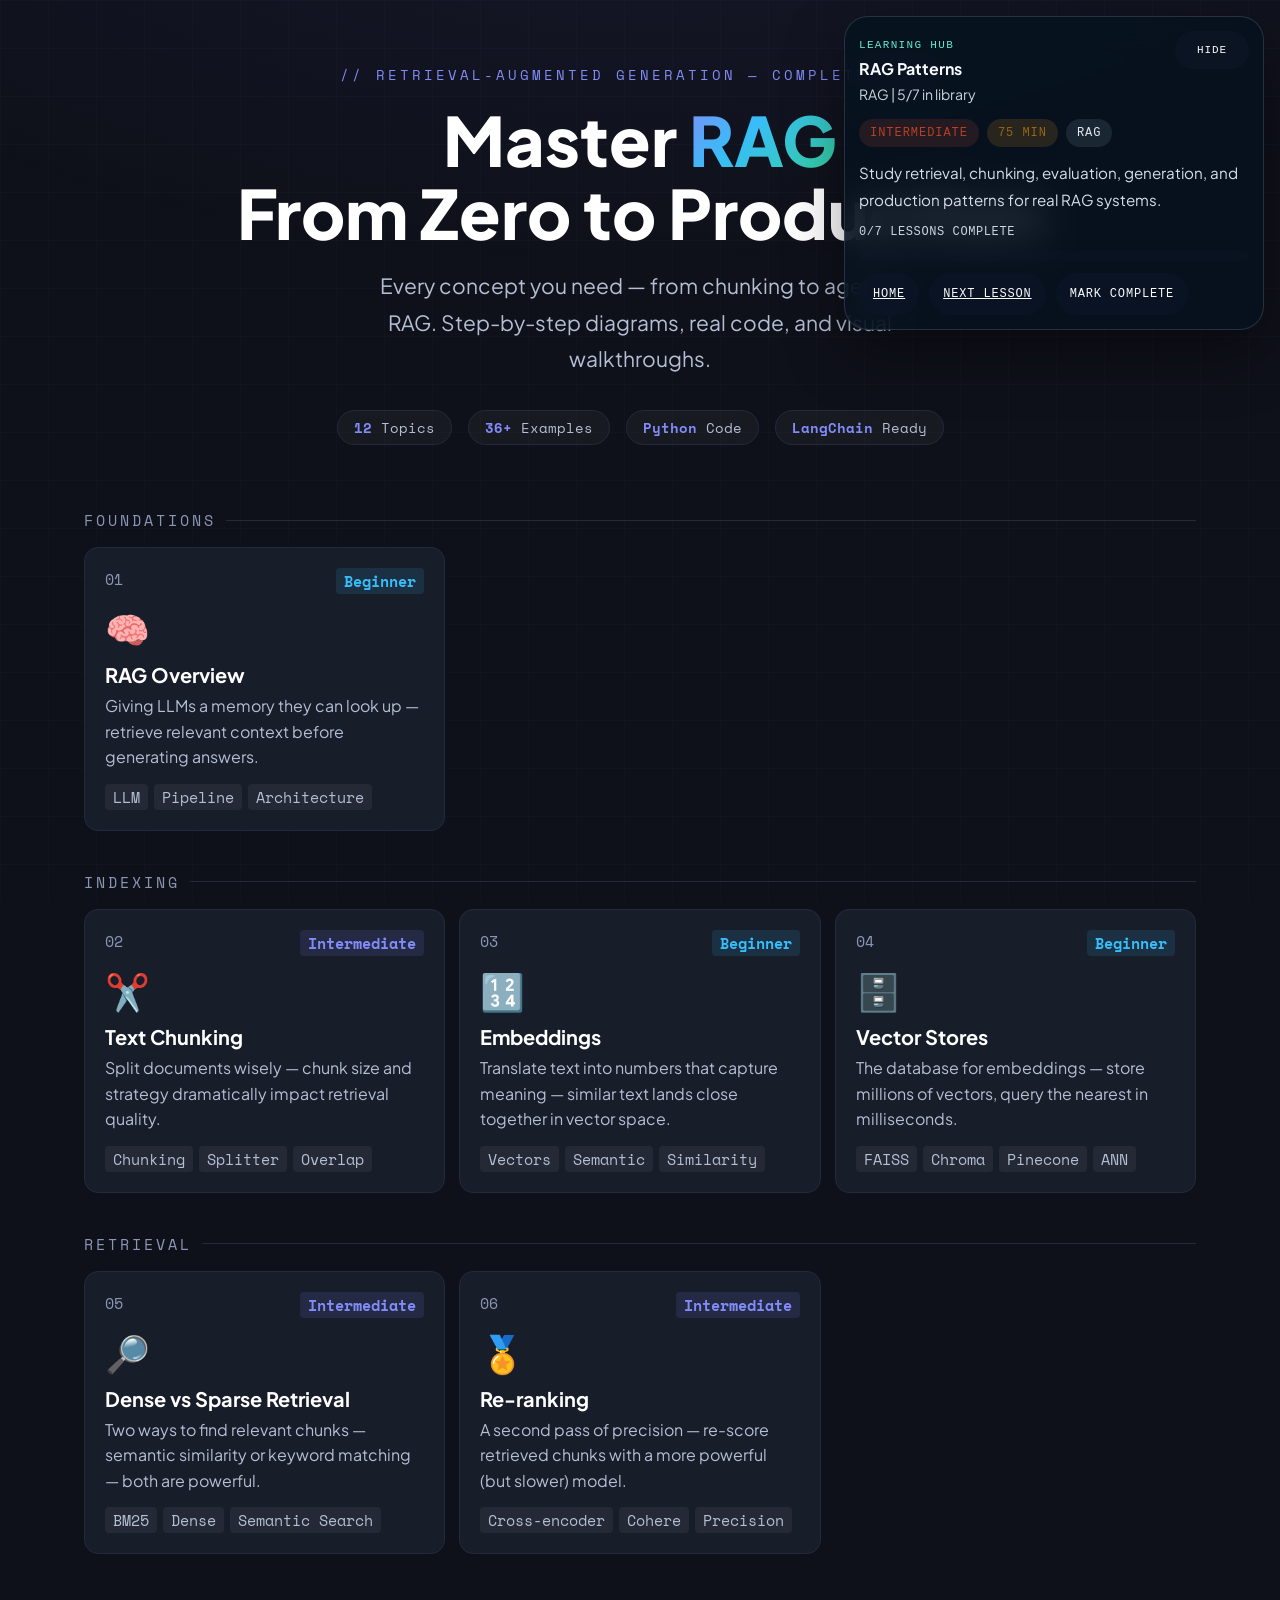
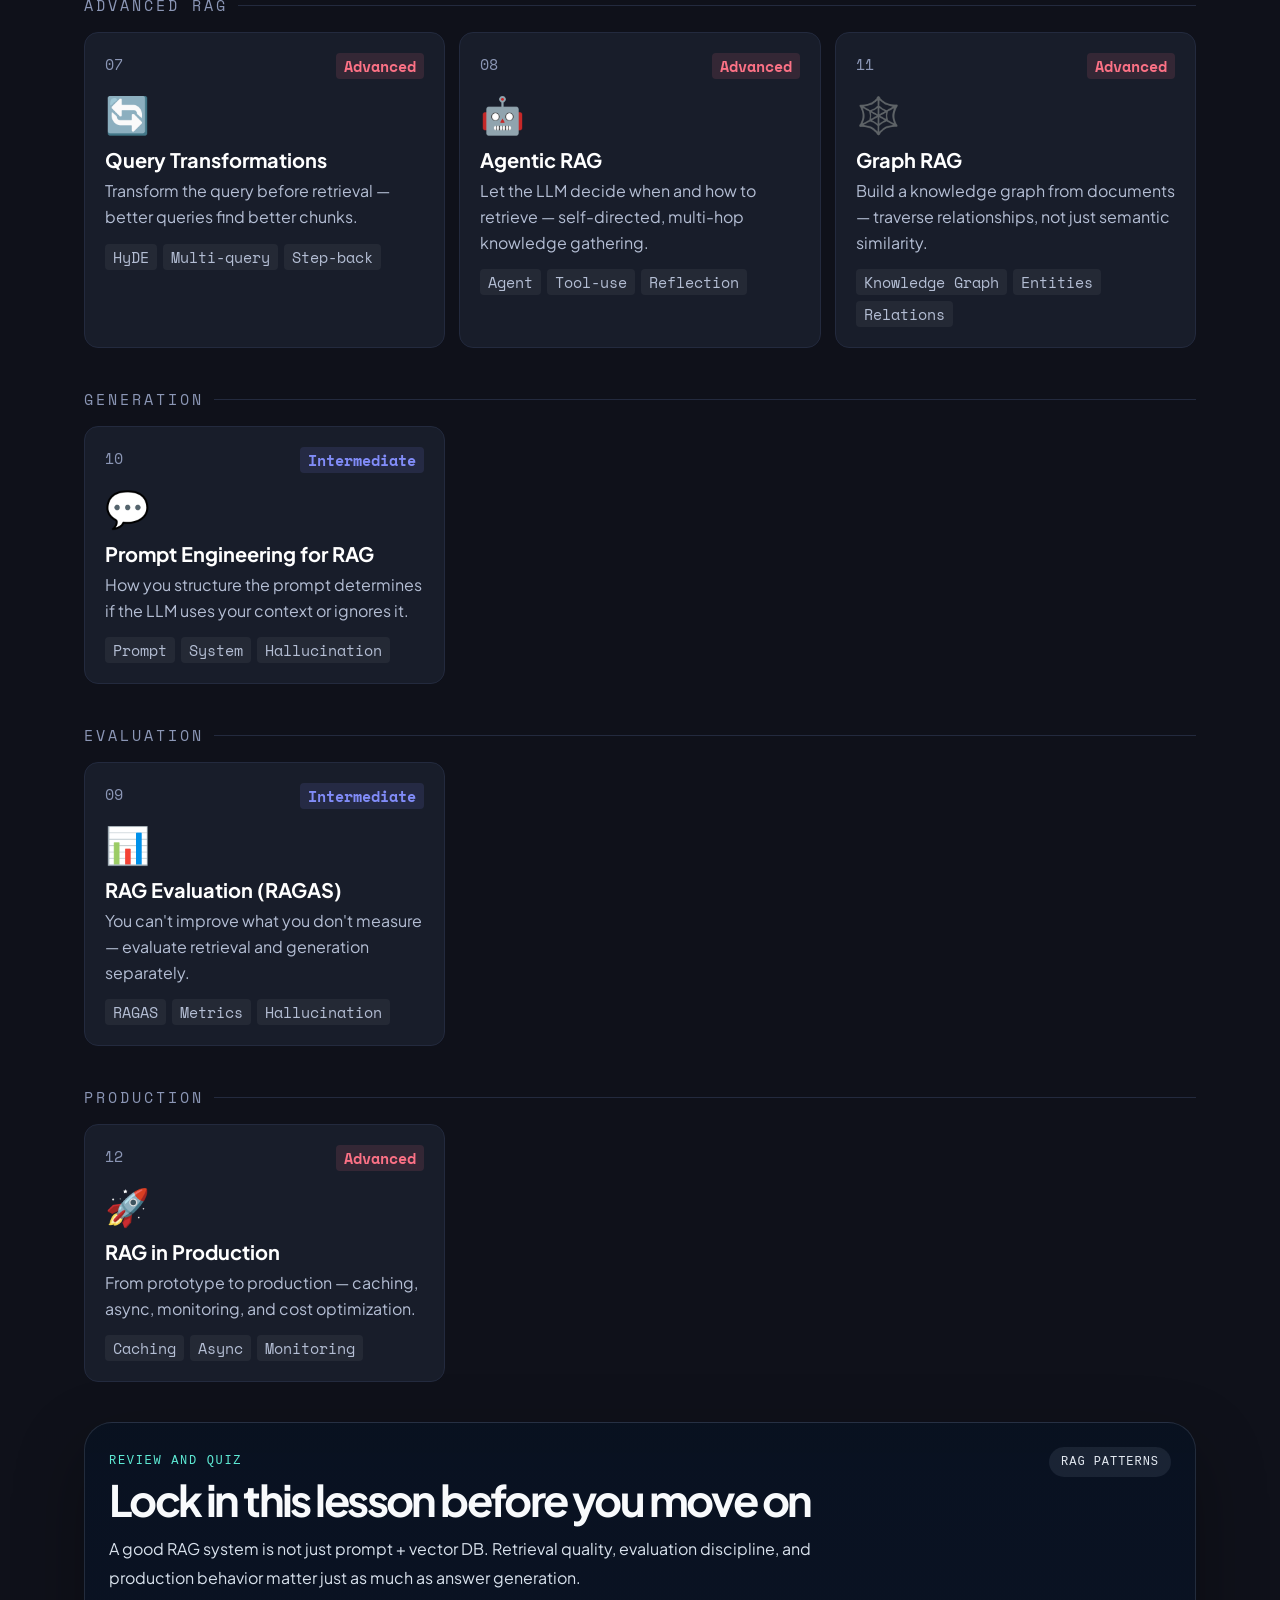
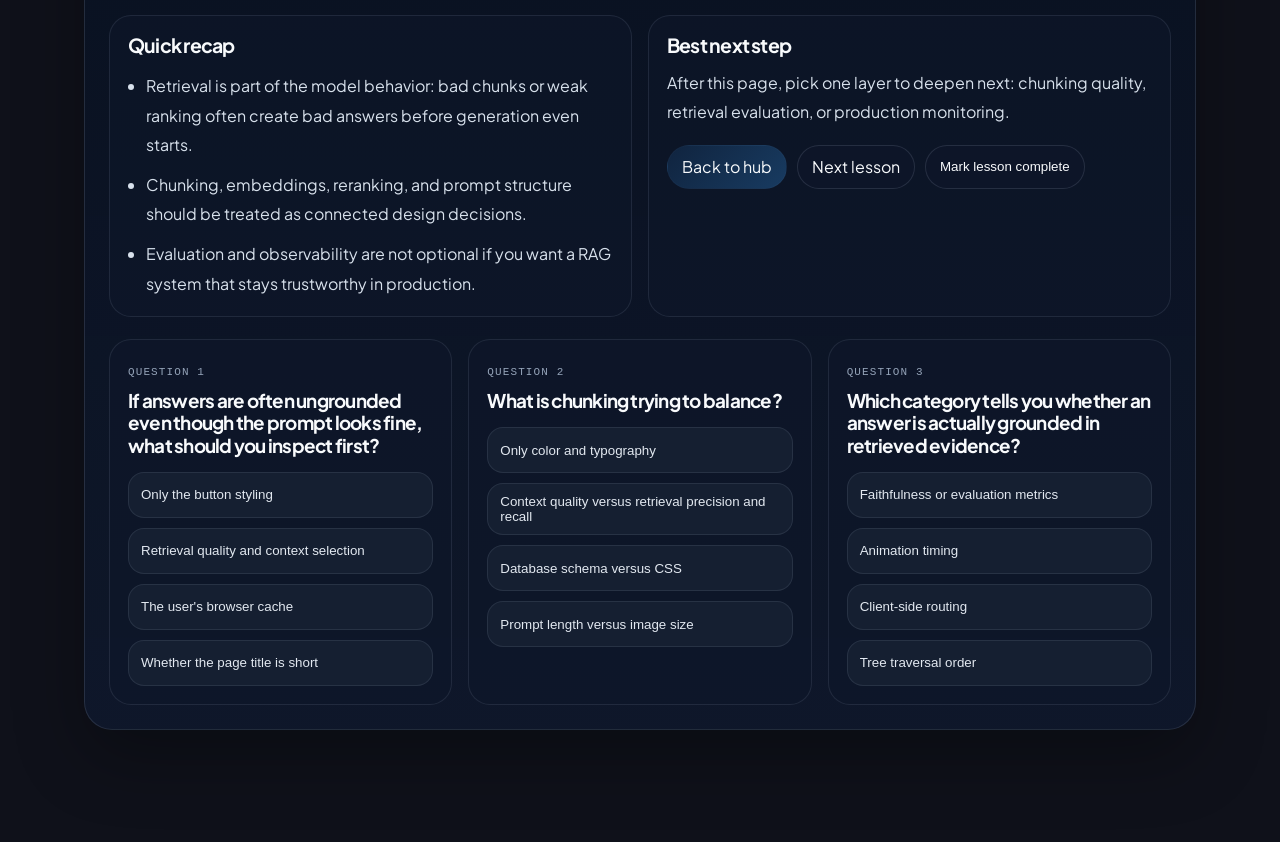
<file: Rag/rag.html>
<!DOCTYPE html>
<html lang="en">

<head>
    <meta charset="UTF-8" />
    <meta name="viewport" content="width=device-width, initial-scale=1.0" />
    <title>RAG Patterns — Learn by Doing</title>
    <link
        href="https://fonts.googleapis.com/css2?family=Space+Mono:wght@400;700&family=Plus+Jakarta+Sans:wght@300;400;500;600;700;800&display=swap"
        rel="stylesheet" />
    <style>
        :root {
            --bg: #0f111a;
            --surface: #151924;
            --card: #181d2a;
            --border: #232a3e;
            --border2: #333d5a;
            --text: #ffffff;
            --muted: #8b96b5;
            --muted2: #b4bed4;
            --mono: 'Space Mono', monospace;
            --display: 'Plus Jakarta Sans', sans-serif;
            --body: 'Plus Jakarta Sans', sans-serif;
        }

        *,
        *::before,
        *::after {
            box-sizing: border-box;
            margin: 0;
            padding: 0
        }

        html {
            scroll-behavior: smooth
        }

        body {
            background: var(--bg);
            color: var(--text);
            font-family: var(--body);
            min-height: 100vh;
            overflow-x: hidden
        }

        body::before {
            content: '';
            position: fixed;
            inset: 0;
            background-image: radial-gradient(ellipse 80% 50% at 50% -20%, rgba(99, 102, 241, 0.08), transparent), linear-gradient(rgba(255, 255, 255, 0.015) 1px, transparent 1px), linear-gradient(90deg, rgba(255, 255, 255, 0.015) 1px, transparent 1px);
            background-size: 100% 100%, 48px 48px, 48px 48px;
            pointer-events: none;
            z-index: 0
        }

        /* ═══ HOME ═══ */
        #home {
            position: relative;
            z-index: 1;
            padding: 48px 24px 100px;
            max-width: 1160px;
            margin: 0 auto
        }

        .home-hero {
            text-align: center;
            margin-bottom: 64px;
            padding-top: 16px
        }

        .eyebrow {
            font-family: var(--mono);
            font-size: 14px;
            color: #818cf8;
            letter-spacing: 3px;
            text-transform: uppercase;
            margin-bottom: 18px;
            opacity: 0;
            animation: fadeUp .6s ease .1s forwards
        }

        .home-hero h1 {
            font-size: clamp(34px, 6vw, 68px);
            font-weight: 800;
            line-height: 1.08;
            margin-bottom: 18px;
            opacity: 0;
            animation: fadeUp .6s ease .2s forwards
        }

        .grad {
            background: linear-gradient(135deg, #818cf8 0%, #38bdf8 40%, #34d399 100%);
            -webkit-background-clip: text;
            -webkit-text-fill-color: transparent;
            background-clip: text
        }

        .home-hero p {
            font-size: 21px;
            color: var(--muted2);
            max-width: 540px;
            margin: 0 auto 32px;
            line-height: 1.75;
            opacity: 0;
            animation: fadeUp .6s ease .3s forwards
        }

        .stats-row {
            display: flex;
            gap: 16px;
            justify-content: center;
            flex-wrap: wrap;
            opacity: 0;
            animation: fadeUp .6s ease .4s forwards
        }

        .stat-pill {
            font-family: var(--mono);
            font-size: 14px;
            padding: 6px 16px;
            border-radius: 20px;
            background: rgba(255, 255, 255, 0.04);
            border: 1px solid var(--border);
            color: var(--muted2)
        }

        .stat-pill span {
            color: #818cf8;
            font-weight: 700
        }

        @keyframes fadeUp {
            from {
                opacity: 0;
                transform: translateY(18px)
            }

            to {
                opacity: 1;
                transform: translateY(0)
            }
        }

        /* CATEGORY */
        .cat-section {
            margin-bottom: 40px
        }

        .cat-label {
            font-family: var(--mono);
            font-size: 15px;
            color: var(--muted);
            text-transform: uppercase;
            letter-spacing: 3px;
            margin-bottom: 16px;
            display: flex;
            align-items: center;
            gap: 10px
        }

        .cat-label::after {
            content: '';
            flex: 1;
            height: 1px;
            background: var(--border)
        }

        .patterns-grid {
            display: grid;
            grid-template-columns: repeat(auto-fill, minmax(320px, 1fr));
            gap: 14px
        }

        /* PATTERN CARD */
        .pat-card {
            background: var(--card);
            border: 1px solid var(--border);
            border-radius: 14px;
            padding: 20px;
            cursor: pointer;
            position: relative;
            overflow: hidden;
            transition: border-color .2s, transform .2s, box-shadow .2s;
            opacity: 0;
            animation: fadeUp .5s ease forwards
        }

        .pat-card::before {
            content: '';
            position: absolute;
            top: 0;
            left: 0;
            right: 0;
            height: 2px;
            background: var(--c, #818cf8);
            transform: scaleX(0);
            transform-origin: left;
            transition: transform .3s ease
        }

        .pat-card:hover {
            border-color: var(--border2);
            transform: translateY(-3px);
            box-shadow: 0 16px 48px rgba(0, 0, 0, .5)
        }

        .pat-card:hover::before {
            transform: scaleX(1)
        }

        .pat-card-top {
            display: flex;
            align-items: flex-start;
            justify-content: space-between;
            margin-bottom: 12px
        }

        .pat-num {
            font-family: var(--mono);
            font-size: 15px;
            color: var(--muted)
        }

        .pat-difficulty {
            font-family: var(--mono);
            font-size: 15px;
            padding: 2px 8px;
            border-radius: 4px;
            font-weight: 700
        }

        .diff-b {
            background: rgba(56, 189, 248, 0.12);
            color: #38bdf8
        }

        .diff-i {
            background: rgba(129, 140, 248, 0.12);
            color: #818cf8
        }

        .diff-a {
            background: rgba(251, 113, 133, 0.12);
            color: #fb7185
        }

        .pat-icon {
            font-size: 36px;
            margin-bottom: 10px
        }

        .pat-card h3 {
            font-size: 20px;
            font-weight: 700;
            margin-bottom: 6px
        }

        .pat-card p {
            font-size: 16px;
            color: var(--muted2);
            line-height: 1.6
        }

        .pat-card-footer {
            display: flex;
            gap: 6px;
            margin-top: 14px;
            flex-wrap: wrap
        }

        .pat-tag {
            font-size: 15px;
            padding: 2px 8px;
            border-radius: 4px;
            background: rgba(255, 255, 255, 0.05);
            color: var(--muted2);
            font-family: var(--mono)
        }

        .pat-arrow {
            position: absolute;
            bottom: 18px;
            right: 18px;
            font-size: 23px;
            color: var(--muted);
            opacity: 0;
            transition: opacity .2s, color .2s
        }

        .pat-card:hover .pat-arrow {
            opacity: 1;
            color: var(--c, #818cf8)
        }

        /* ═══ LESSON ═══ */
        #lesson {
            display: none;
            position: fixed;
            inset: 0;
            background: var(--bg);
            z-index: 100;
            overflow-y: auto
        }

        #lesson.show {
            display: block
        }

        .lesson-topbar {
            position: sticky;
            top: 0;
            background: rgba(6, 8, 15, 0.92);
            backdrop-filter: blur(16px);
            border-bottom: 1px solid var(--border);
            padding: 0 24px;
            height: 56px;
            display: flex;
            align-items: center;
            gap: 16px;
            z-index: 10
        }

        .back-btn {
            background: none;
            border: 1px solid var(--border);
            border-radius: 8px;
            color: var(--muted2);
            padding: 6px 14px;
            cursor: pointer;
            font-size: 17px;
            font-family: var(--body);
            display: flex;
            align-items: center;
            gap: 6px;
            transition: all .15s
        }

        .back-btn:hover {
            border-color: var(--border2);
            color: var(--text)
        }

        .lesson-breadcrumb {
            font-family: var(--mono);
            font-size: 14px;
            color: var(--muted);
            display: flex;
            align-items: center;
            gap: 8px;
            flex: 1
        }

        .lesson-breadcrumb .current {
            color: var(--c, #818cf8)
        }

        .lesson-nav {
            display: flex;
            gap: 8px;
            margin-left: auto
        }

        .nav-btn {
            background: var(--card);
            border: 1px solid var(--border);
            border-radius: 8px;
            color: var(--muted2);
            padding: 6px 14px;
            cursor: pointer;
            font-size: 16px;
            font-family: var(--body);
            transition: all .15s
        }

        .nav-btn:hover:not(:disabled) {
            border-color: var(--border2);
            color: var(--text)
        }

        .nav-btn:disabled {
            opacity: .3;
            cursor: not-allowed
        }

        .progress-bar {
            position: fixed;
            top: 0;
            left: 0;
            height: 2px;
            background: var(--c, #818cf8);
            transition: width .3s ease;
            z-index: 999
        }

        .lesson-body {
            max-width: 920px;
            margin: 0 auto;
            padding: 40px 24px 80px
        }

        .lesson-header {
            margin-bottom: 32px
        }

        .lesson-cat-badge {
            font-family: var(--mono);
            font-size: 15px;
            padding: 4px 12px;
            border-radius: 20px;
            border: 1px solid var(--c, #818cf8);
            color: var(--c, #818cf8);
            background: rgba(129, 140, 248, 0.06);
            display: inline-block;
            margin-bottom: 14px;
            letter-spacing: 1px;
            text-transform: uppercase
        }

        .lesson-title {
            font-size: clamp(26px, 5vw, 46px);
            font-weight: 800;
            line-height: 1.1;
            margin-bottom: 10px
        }

        .lesson-title .num {
            color: var(--c, #818cf8);
            opacity: .35;
            margin-right: 8px
        }

        .lesson-tagline {
            font-size: 20px;
            color: var(--muted2);
            line-height: 1.75;
            max-width: 620px
        }

        /* COMPLEXITY */
        .complexity-row {
            display: flex;
            gap: 12px;
            flex-wrap: wrap;
            padding: 16px 20px;
            background: var(--card);
            border: 1px solid var(--border);
            border-radius: 10px;
            margin-bottom: 28px
        }

        .cx {
            display: flex;
            flex-direction: column;
            gap: 3px
        }

        .cx-label {
            font-family: var(--mono);
            font-size: 15px;
            color: var(--muted);
            text-transform: uppercase;
            letter-spacing: 1px
        }

        .cx-val {
            font-family: var(--mono);
            font-size: 17px;
            font-weight: 700;
            color: var(--c, #818cf8)
        }

        .cx-divider {
            width: 1px;
            background: var(--border);
            margin: 0 4px
        }

        /* CONCEPT */
        .section-header {
            display: flex;
            align-items: center;
            gap: 10px;
            margin-bottom: 14px
        }

        .section-header h2 {
            font-size: 23px;
            font-weight: 700
        }

        .section-num {
            font-family: var(--mono);
            font-size: 15px;
            background: var(--c, #818cf8);
            color: #000;
            padding: 2px 8px;
            border-radius: 4px
        }

        .concept-block {
            background: var(--card);
            border: 1px solid var(--border);
            border-radius: 10px;
            padding: 20px;
            margin-bottom: 28px
        }

        .concept-text {
            font-size: 18px;
            color: var(--muted2);
            line-height: 1.9;
            margin-bottom: 16px
        }

        .concept-text b {
            color: var(--text)
        }

        .when-grid {
            display: grid;
            grid-template-columns: 1fr 1fr;
            gap: 8px
        }

        @media(max-width:600px) {
            .when-grid {
                grid-template-columns: 1fr
            }
        }

        .when-item {
            display: flex;
            align-items: flex-start;
            gap: 8px;
            background: rgba(255, 255, 255, 0.03);
            border-radius: 8px;
            padding: 10px 12px;
            font-size: 16px;
            color: var(--muted2)
        }

        .when-dot {
            width: 6px;
            height: 6px;
            border-radius: 50%;
            background: var(--c, #818cf8);
            flex-shrink: 0;
            margin-top: 4px
        }

        /* PIPELINE VIZ */
        .pipeline {
            display: flex;
            align-items: center;
            gap: 0;
            flex-wrap: wrap;
            margin: 16px 0;
            row-gap: 10px
        }

        .pipe-node {
            background: var(--surface);
            border: 1px solid var(--border);
            border-radius: 8px;
            padding: 8px 14px;
            font-family: var(--mono);
            font-size: 14px;
            color: var(--muted2);
            white-space: nowrap;
            transition: all .3s
        }

        .pipe-node.active {
            border-color: var(--c, #818cf8);
            color: var(--c, #818cf8);
            background: rgba(129, 140, 248, 0.08);
            transform: translateY(-2px)
        }

        .pipe-arrow {
            color: var(--muted);
            font-size: 18px;
            padding: 0 6px;
            flex-shrink: 0
        }

        /* EXAMPLE TABS */
        .examples-section {
            margin-bottom: 28px
        }

        .example-tabs {
            display: flex;
            gap: 8px;
            margin-bottom: 20px;
            flex-wrap: wrap
        }

        .ex-tab {
            font-family: var(--mono);
            font-size: 14px;
            padding: 6px 16px;
            border-radius: 6px;
            border: 1px solid var(--border);
            background: var(--card);
            color: var(--muted);
            cursor: pointer;
            transition: all .15s
        }

        .ex-tab.active {
            border-color: var(--c, #818cf8);
            color: var(--c, #818cf8);
            background: rgba(129, 140, 248, 0.06)
        }

        .example-panel {
            display: none
        }

        .example-panel.active {
            display: block
        }

        .ex-problem {
            background: rgba(255, 255, 255, 0.03);
            border-left: 3px solid var(--c, #818cf8);
            border-radius: 0 8px 8px 0;
            padding: 14px 16px;
            margin-bottom: 20px
        }

        .ex-problem .q-label {
            font-family: var(--mono);
            font-size: 15px;
            color: var(--c, #818cf8);
            text-transform: uppercase;
            letter-spacing: 1px;
            margin-bottom: 6px
        }

        .ex-problem .q-text {
            font-size: 17px;
            color: var(--text);
            line-height: 1.6
        }

        .ex-problem .q-io {
            font-family: var(--mono);
            font-size: 14px;
            color: var(--muted2);
            margin-top: 8px
        }

        /* STEPPER */
        .stepper {
            background: var(--card);
            border: 1px solid var(--border);
            border-radius: 10px;
            overflow: hidden;
            margin-bottom: 16px
        }

        .stepper-header {
            padding: 14px 18px;
            border-bottom: 1px solid var(--border);
            display: flex;
            align-items: center;
            justify-content: space-between
        }

        .stepper-title {
            font-family: var(--mono);
            font-size: 14px;
            color: var(--muted);
            text-transform: uppercase;
            letter-spacing: 1px
        }

        .stepper-counter {
            font-family: var(--mono);
            font-size: 16px;
            color: var(--muted)
        }

        .step-counter-num {
            color: var(--c, #818cf8);
            font-weight: 700
        }

        .stepper-viz {
            padding: 20px 18px;
            min-height: 110px
        }

        .stepper-desc {
            padding: 12px 18px;
            background: rgba(255, 255, 255, 0.02);
            border-top: 1px solid var(--border);
            font-size: 17px;
            color: var(--muted2);
            line-height: 1.65
        }

        .stepper-controls {
            padding: 12px 18px;
            border-top: 1px solid var(--border);
            display: flex;
            align-items: center;
            gap: 12px
        }

        .step-btn {
            background: var(--surface);
            border: 1px solid var(--border);
            border-radius: 8px;
            color: var(--text);
            padding: 7px 18px;
            cursor: pointer;
            font-size: 16px;
            font-family: var(--body);
            transition: all .15s;
            display: flex;
            align-items: center;
            gap: 6px
        }

        .step-btn:hover:not(:disabled) {
            border-color: var(--c, #818cf8);
            color: var(--c, #818cf8)
        }

        .step-btn:disabled {
            opacity: .3;
            cursor: not-allowed
        }

        .step-dots {
            display: flex;
            gap: 6px;
            margin-left: auto
        }

        .step-dot {
            width: 8px;
            height: 8px;
            border-radius: 50%;
            background: var(--border);
            transition: background .2s
        }

        .step-dot.active {
            background: var(--c, #818cf8)
        }

        /* VIZ COMPONENTS */
        .doc-viz {
            display: flex;
            flex-direction: column;
            gap: 6px
        }

        .doc-block {
            border-radius: 6px;
            padding: 8px 12px;
            font-family: var(--mono);
            font-size: 14px;
            transition: all .3s;
            border: 1px solid var(--border);
            color: var(--muted2);
            background: var(--surface)
        }

        .doc-block.active {
            border-color: var(--c, #818cf8);
            color: var(--c, #818cf8);
            background: rgba(129, 140, 248, 0.07);
            transform: translateX(4px)
        }

        .doc-block.done {
            border-color: rgba(52, 211, 153, 0.4);
            color: #34d399;
            background: rgba(52, 211, 153, 0.06)
        }

        .doc-block.warn {
            border-color: rgba(251, 191, 36, 0.4);
            color: #fbbf24;
            background: rgba(251, 191, 36, 0.06)
        }

        .doc-block.bad {
            border-color: rgba(251, 113, 133, 0.4);
            color: #fb7185;
            background: rgba(251, 113, 133, 0.06)
        }

        .chunk-row {
            display: flex;
            gap: 6px;
            flex-wrap: wrap;
            align-items: flex-start
        }

        .chunk {
            border: 1px solid var(--border);
            border-radius: 6px;
            padding: 6px 10px;
            font-family: var(--mono);
            font-size: 15px;
            color: var(--muted2);
            max-width: 160px;
            line-height: 1.5;
            transition: all .3s;
            background: var(--surface)
        }

        .chunk.active {
            border-color: var(--c, #818cf8);
            color: var(--c, #818cf8);
            background: rgba(129, 140, 248, 0.08)
        }

        .chunk.overlap {
            border-color: rgba(251, 191, 36, 0.5);
            color: #fbbf24;
            background: rgba(251, 191, 36, 0.06)
        }

        .embed-row {
            display: flex;
            gap: 4px;
            align-items: center;
            flex-wrap: wrap
        }

        .embed-cell {
            width: 22px;
            height: 22px;
            border-radius: 4px;
            display: flex;
            align-items: center;
            justify-content: center;
            font-family: var(--mono);
            font-size: 15px;
            font-weight: 700;
            transition: all .3s
        }

        .score-row {
            display: flex;
            flex-direction: column;
            gap: 6px
        }

        .score-item {
            display: flex;
            align-items: center;
            gap: 10px;
            padding: 6px 10px;
            border-radius: 6px;
            border: 1px solid var(--border);
            background: var(--surface);
            transition: all .3s
        }

        .score-item.active {
            border-color: var(--c, #818cf8);
            background: rgba(129, 140, 248, 0.06)
        }

        .score-item.top {
            border-color: rgba(52, 211, 153, 0.5);
            background: rgba(52, 211, 153, 0.06)
        }

        .score-bar {
            height: 8px;
            border-radius: 4px;
            background: var(--c, #818cf8);
            transition: width .4s ease;
            min-width: 4px
        }

        .score-label {
            font-family: var(--mono);
            font-size: 15px;
            color: var(--muted2);
            flex: 1
        }

        .score-val {
            font-family: var(--mono);
            font-size: 15px;
            color: var(--c, #818cf8);
            width: 40px;
            text-align: right
        }

        .info-row {
            display: flex;
            gap: 8px;
            flex-wrap: wrap;
            margin-top: 8px
        }

        .info-badge {
            font-family: var(--mono);
            font-size: 15px;
            padding: 4px 10px;
            border-radius: 6px;
            background: rgba(255, 255, 255, 0.04);
            border: 1px solid var(--border);
            color: var(--muted2)
        }

        .info-badge span {
            color: var(--c, #818cf8)
        }

        .result-box {
            display: flex;
            align-items: flex-start;
            gap: 12px;
            padding: 14px 18px;
            background: rgba(52, 211, 153, 0.06);
            border: 1px solid rgba(52, 211, 153, 0.2);
            border-radius: 8px;
            margin-top: 12px
        }

        .result-label {
            font-family: var(--mono);
            font-size: 15px;
            color: #34d399;
            text-transform: uppercase;
            letter-spacing: 1px;
            white-space: nowrap;
            margin-top: 2px
        }

        .result-val {
            font-size: 17px;
            color: #34d399;
            line-height: 1.6
        }

        /* CODE */
        .code-section {
            margin-bottom: 28px
        }

        .code-box {
            background: #050710;
            border: 1px solid var(--border);
            border-radius: 10px;
            overflow: hidden
        }

        .code-header {
            display: flex;
            align-items: center;
            justify-content: space-between;
            padding: 10px 16px;
            border-bottom: 1px solid var(--border);
            background: rgba(255, 255, 255, 0.02)
        }

        .code-lang {
            font-family: var(--mono);
            font-size: 15px;
            color: var(--muted);
            text-transform: uppercase;
            letter-spacing: 1px
        }

        .copy-btn {
            background: none;
            border: 1px solid var(--border);
            border-radius: 6px;
            color: var(--muted);
            font-size: 14px;
            padding: 3px 10px;
            cursor: pointer;
            font-family: var(--mono);
            transition: all .15s
        }

        .copy-btn:hover {
            border-color: var(--border2);
            color: var(--text)
        }

        pre {
            font-family: var(--mono);
            font-size: 15px;
            padding: 18px;
            overflow-x: auto;
            line-height: 1.85;
            color: #cdd6f4
        }

        .kw {
            color: #c792ea
        }

        .fn {
            color: #82aaff
        }

        .cm {
            color: #3d4166;
            font-style: italic
        }

        .num {
            color: #f78c6c
        }

        .str {
            color: #c3e88d
        }

        .cls {
            color: #ffcb6b
        }

        .dec {
            color: #89ddff
        }

        /* PROBLEMS */
        .problems-section {
            margin-bottom: 28px
        }

        .prob-grid {
            display: flex;
            flex-wrap: wrap;
            gap: 8px
        }

        .prob-item {
            display: flex;
            align-items: center;
            gap: 8px;
            padding: 8px 14px;
            border-radius: 8px;
            background: var(--card);
            border: 1px solid var(--border);
            font-size: 16px;
            color: var(--muted2);
            transition: border-color .15s
        }

        .prob-item:hover {
            border-color: var(--border2)
        }

        .prob-diff {
            font-family: var(--mono);
            font-size: 15px;
            font-weight: 700
        }

        .prob-diff.b {
            color: #38bdf8
        }

        .prob-diff.i {
            color: #818cf8
        }

        .prob-diff.a {
            color: #fb7185
        }

        @media(max-width:600px) {
            .lesson-body {
                padding: 24px 14px 60px
            }

            .lesson-nav .nav-btn span {
                display: none
            }

            .chunk-row {
                flex-direction: column
            }

            .pipeline {
                gap: 4px
            }
        }
    
        /* 📱 UNIVERSAL MOBILE OPTIMIZATION */
        @media (max-width: 768px) {
            #home {
                padding: 32px 16px 60px !important;
            }
            .hero h1, .home-hero h1 {
                font-size: clamp(28px, 8vw, 42px) !important;
            }
            .lbody, .lesson-body {
                padding: 24px 16px 60px !important;
            }
            /* Force grids into single column on mobile */
            .grid, .patterns-grid, .ag, .cg, .stats-row, .when-grid, .tag-row {
                display: flex !important;
                flex-direction: column !important;
                gap: 16px !important;
            }
            .topbar, .lesson-topbar {
                padding: 0 16px !important;
            }
            .cc, .pat-card, .concept-block, .ex-problem {
                padding: 16px !important;
            }
            /* Prevent tables from breaking mobile view */
            .tbl-wrap {
                overflow-x: auto !important;
                width: 100% !important;
            }
            table {
                min-width: 500px !important;
            }
            /* Text sizing resets for mobile legsibility */
            .pat-card h3, .ltitle, .lesson-title {
                font-size: clamp(20px, 6vw, 32px) !important;
            }
            .bt, .pl li, .nl li, .mf, .lvd, .phb, td, th, .concept-text, .ex-problem .q-text {
                font-size: 15px !important;
                line-height: 1.6 !important;
            }
        }
</style>
    <link rel="stylesheet" href="../assets/learnsite.css" />
</head>

<body data-site-root=".." data-lesson-id="rag-patterns">

    <!-- HOME -->
    <div id="home">
        <div class="home-hero">
            <div class="eyebrow">// Retrieval-Augmented Generation — Complete Guide</div>
            <h1>Master <span class="grad">RAG</span><br />From Zero to Production</h1>
            <p>Every concept you need — from chunking to agentic RAG. Step-by-step diagrams, real code, and visual
                walkthroughs.</p>
            <div class="stats-row">
                <div class="stat-pill"><span>12</span> Topics</div>
                <div class="stat-pill"><span>36+</span> Examples</div>
                <div class="stat-pill"><span>Python</span> Code</div>
                <div class="stat-pill"><span>LangChain</span> Ready</div>
            </div>
        </div>
        <div id="cards-container"></div>
    </div>

    <!-- LESSON -->
    <div id="lesson">
        <div class="progress-bar" id="progress-bar"></div>
        <div class="lesson-topbar">
            <button class="back-btn" onclick="goHome()">← Back</button>
            <div class="lesson-breadcrumb">RAG Guide <span style="opacity:.3">›</span> <span class="current"
                    id="lesson-breadcrumb-text"></span></div>
            <div class="lesson-nav">
                <button class="nav-btn" id="prev-btn" onclick="navigate(-1)">← <span>Prev</span></button>
                <button class="nav-btn" id="next-btn" onclick="navigate(1)"><span>Next</span> →</button>
            </div>
        </div>
        <div class="lesson-body" id="lesson-content"></div>
    </div>

    <script>
        /* ════════════════════════════════════════
           RAG PATTERNS DATA
        ════════════════════════════════════════ */
        const PATTERNS = [

            /* ─── 01 RAG OVERVIEW ─── */
            {
                id: 'rag-overview', num: '01', title: 'RAG Overview',
                cat: 'Foundations', color: '#818cf8', icon: '🧠', diff: 'b',
                tags: ['LLM', 'Pipeline', 'Architecture'],
                tagline: 'Giving LLMs a memory they can look up — retrieve relevant context before generating answers.',
                concept: `<b>Retrieval-Augmented Generation (RAG)</b> solves a core LLM problem: models have a fixed knowledge cutoff and can hallucinate facts. RAG connects an LLM to an external knowledge base at query time.<br><br>
The pipeline has 2 phases: <b>Indexing</b> (offline: load → chunk → embed → store) and <b>Querying</b> (online: embed query → retrieve → augment prompt → generate). The LLM only generates; it doesn't need to memorize facts.`,
                when: ['LLM needs access to private/custom documents', 'Reducing hallucinations with factual grounding', 'Building Q&A over large document collections', 'Knowledge base must stay up to date without retraining'],
                keypoints: ['Components: Loader, Chunker, Embedder, VectorStore, Retriever, LLM', 'Indexing is offline (build once). Querying is online (real-time)', 'RAG does NOT update model weights — knowledge is in the vector store', 'Context window limit determines how much retrieved text fits in prompt'],
                examples: [
                    {
                        title: 'End-to-End RAG Pipeline',
                        prob: 'Trace a user question through the full RAG pipeline.',
                        input: 'User asks: "What is our refund policy?"',
                        output: 'Grounded answer from retrieved policy document chunks',
                        steps: [
                            {
                                desc: '📄 Step 1 — LOAD: Load raw documents (PDFs, docs, web pages) using a document loader. Each document becomes a string of text + metadata.',
                                viz: 'pipeline', nodes: ['Load Docs', '→', 'Chunk', '→', 'Embed', '→', 'VectorStore', '→', 'Retrieve', '→', 'Prompt', '→', 'LLM'], active: 0,
                                info: ['Source: company_policy.pdf', 'Loader: PyPDFLoader', 'Output: 42 pages of raw text']
                            },
                            {
                                desc: '✂️ Step 2 — CHUNK: Split documents into smaller pieces (chunks) that fit in the embedding model context. Overlap between chunks preserves context at boundaries.',
                                viz: 'pipeline', nodes: ['Load Docs', '→', 'Chunk', '→', 'Embed', '→', 'VectorStore', '→', 'Retrieve', '→', 'Prompt', '→', 'LLM'], active: 2,
                                info: ['chunk_size: 512 tokens', 'chunk_overlap: 50 tokens', '42 pages → 180 chunks']
                            },
                            {
                                desc: '🔢 Step 3 — EMBED: Convert each chunk to a dense vector using an embedding model. Similar text → similar vectors. Store (chunk, vector) pairs in a vector database.',
                                viz: 'pipeline', nodes: ['Load Docs', '→', 'Chunk', '→', 'Embed', '→', 'VectorStore', '→', 'Retrieve', '→', 'Prompt', '→', 'LLM'], active: 4,
                                info: ['Model: text-embedding-3-small', 'Dimensions: 1536', '180 chunks → 180 vectors stored']
                            },
                            {
                                desc: '🔍 Step 4 — RETRIEVE: User query is embedded. Find the top-K most similar chunk vectors (cosine similarity). These chunks become the context.',
                                viz: 'pipeline', nodes: ['Load Docs', '→', 'Chunk', '→', 'Embed', '→', 'VectorStore', '→', 'Retrieve', '→', 'Prompt', '→', 'LLM'], active: 6,
                                info: ['Query embedded → 1536-dim vector', 'Top-3 chunks retrieved', 'Similarity: 0.91, 0.87, 0.82']
                            },
                            {
                                desc: '💬 Step 5 — GENERATE: Retrieved chunks + user question are stuffed into the LLM prompt. The LLM generates a grounded answer, citing only information from retrieved context.',
                                viz: 'pipeline', nodes: ['Load Docs', '→', 'Chunk', '→', 'Embed', '→', 'VectorStore', '→', 'Retrieve', '→', 'Prompt', '→', 'LLM'], active: 12,
                                info: ['Prompt = system + context + question', 'LLM: GPT-4 / Claude / Gemini', 'Response cites retrieved chunks ✓']
                            },
                        ]
                    },
                    {
                        title: 'RAG vs Fine-tuning — When to Use Which',
                        prob: 'Understand when RAG is better than fine-tuning.',
                        input: 'You have 10,000 company documents. When to use RAG vs fine-tuning?',
                        output: 'Use RAG for dynamic knowledge, fine-tuning for style/behavior',
                        steps: [
                            {
                                desc: '🔄 RAG: Knowledge lives in a vector store — update docs without touching the model. Perfect for frequently changing information.',
                                viz: 'scores', items: [{ label: 'Dynamic knowledge updates', val: 0.95, pct: 95 }, { label: 'Private/custom documents', val: 0.90, pct: 90 }, { label: 'Fact-grounding / citations', val: 0.92, pct: 92 }, { label: 'Specific writing style/tone', val: 0.30, pct: 30 }], title: 'RAG Strengths'
                            },
                            {
                                desc: '🎯 Fine-tuning: Bakes knowledge INTO model weights. Better for consistent tone, domain-specific reasoning style, or very short inputs with no retrieval budget.',
                                viz: 'scores', items: [{ label: 'Writing style/behavior', val: 0.95, pct: 95 }, { label: 'Domain reasoning patterns', val: 0.88, pct: 88 }, { label: 'Fast inference (no retrieval)', val: 0.80, pct: 80 }, { label: 'Real-time doc updates', val: 0.20, pct: 20 }], title: 'Fine-tuning Strengths'
                            },
                            {
                                desc: '✅ RAG wins when: docs change frequently, you need citations, private data, or you cannot afford retraining costs.',
                                viz: 'docs', items: [{ label: '✅ Use RAG', note: 'Company policy changes monthly', cls: 'done' }, { label: '✅ Use RAG', note: 'Legal documents with citations needed', cls: 'done' }, { label: '🎯 Fine-tune', note: 'Customer service tone consistency', cls: 'warn' }, { label: '⚡ Both!', note: 'Legal reasoning style + current case docs', cls: 'active' }]
                            },
                            {
                                desc: '🔥 Production reality: Combine both! Fine-tune the LLM for domain style, then use RAG to supply current facts. Best of both worlds.',
                                viz: 'docs', items: [{ label: 'Architecture: RAG + Fine-tune', note: 'Style from fine-tune + Facts from RAG = Best results', cls: 'done' }, { label: 'Cost comparison', note: 'RAG: cheap to update | Fine-tune: $$$ per run', cls: 'active' }, { label: 'Latency', note: 'RAG adds retrieval time (~100-500ms)', cls: 'warn' }]
                            },
                        ]
                    },
                    {
                        title: 'Context Window & Token Budget',
                        prob: 'How does the LLM context window constrain RAG design?',
                        input: 'GPT-4 context = 128K tokens. Query + chunks + answer must all fit.',
                        output: 'Token-aware chunk sizing and retrieval count strategy',
                        steps: [
                            {
                                desc: '📏 Token budget = total context window. Must allocate to: system prompt, retrieved chunks, user query, and room for the LLM response.',
                                viz: 'docs', items: [{ label: 'System Prompt', note: '~500 tokens (instructions, persona)', cls: 'warn' }, { label: 'Retrieved Chunks (K×chunk_size)', note: '3 × 512 = ~1536 tokens', cls: 'active' }, { label: 'User Query', note: '~50-200 tokens', cls: 'done' }, { label: 'Response Reserve', note: '~1000-2000 tokens for answer', cls: 'done' }]
                            },
                            {
                                desc: '⚖️ Trade-off: larger chunks → fewer can fit → less recall. Smaller chunks → more fit → but each has less context. chunk_size=512, K=5 is a safe default.',
                                viz: 'scores', items: [{ label: 'chunk_size=256, K=10 (more recall)', val: 0.75, pct: 75 }, { label: 'chunk_size=512, K=5 (balanced)', val: 0.90, pct: 90 }, { label: 'chunk_size=1024, K=3 (less recall)', val: 0.60, pct: 60 }], title: 'Retrieval Quality vs Token Budget'
                            },
                            {
                                desc: '🎯 For 128K context models (GPT-4, Claude 3): you can afford larger K or bigger chunks. For 4K models (GPT-3.5): be very conservative with your budget.',
                                viz: 'docs', items: [{ label: 'GPT-3.5 (4K)', note: 'K=2, chunk=256 — very tight', cls: 'warn' }, { label: 'GPT-4 (128K)', note: 'K=10, chunk=1024 — generous', cls: 'done' }, { label: 'Claude 3 (200K)', note: 'K=20+ — almost unlimited RAG', cls: 'done' }]
                            },
                            {
                                desc: '💡 Pro tip: Always reserve 20% of context for the response. Track token usage programmatically. Use tiktoken to count before sending.',
                                viz: 'docs', items: [{ label: 'Token counting', note: 'Use tiktoken.encoding_for_model()', cls: 'active' }, { label: 'Budget formula', note: 'max_chunks = (ctx_window × 0.7 - sys_prompt) / chunk_size', cls: 'done' }]
                            },
                        ]
                    }
                ],
                code: `<span class="kw">from</span> langchain.document_loaders <span class="kw">import</span> PyPDFLoader
<span class="kw">from</span> langchain.text_splitter <span class="kw">import</span> RecursiveCharacterTextSplitter
<span class="kw">from</span> langchain.embeddings <span class="kw">import</span> OpenAIEmbeddings
<span class="kw">from</span> langchain.vectorstores <span class="kw">import</span> Chroma
<span class="kw">from</span> langchain.chat_models <span class="kw">import</span> ChatOpenAI
<span class="kw">from</span> langchain.chains <span class="kw">import</span> RetrievalQA

<span class="cm"># ── INDEXING PHASE (offline) ──────────────────</span>
loader = <span class="cls">PyPDFLoader</span>(<span class="str">"company_policy.pdf"</span>)
documents = loader.<span class="fn">load</span>()                   <span class="cm"># list of Document objects</span>

splitter = <span class="cls">RecursiveCharacterTextSplitter</span>(
    chunk_size=<span class="num">512</span>,
    chunk_overlap=<span class="num">50</span>,                        <span class="cm"># overlap for boundary context</span>
)
chunks = splitter.<span class="fn">split_documents</span>(documents) <span class="cm"># 42 pages → 180 chunks</span>

embeddings = <span class="cls">OpenAIEmbeddings</span>()
vectorstore = Chroma.<span class="fn">from_documents</span>(chunks, embeddings)

<span class="cm"># ── QUERYING PHASE (online) ───────────────────</span>
retriever = vectorstore.<span class="fn">as_retriever</span>(search_kwargs={<span class="str">"k"</span>: <span class="num">3</span>})
llm = <span class="cls">ChatOpenAI</span>(model=<span class="str">"gpt-4o"</span>, temperature=<span class="num">0</span>)

chain = <span class="cls">RetrievalQA</span>.<span class="fn">from_chain_type</span>(llm=llm, retriever=retriever)
answer = chain.<span class="fn">invoke</span>(<span class="str">"What is our refund policy?"</span>)`,
                problems: [
                    { name: 'Build a PDF Q&A chatbot', diff: 'b' }, { name: 'Add metadata filtering to retrieval', diff: 'i' },
                    { name: 'Multi-document RAG with source tracking', diff: 'i' }, { name: 'RAG with streaming responses', diff: 'i' },
                    { name: 'Evaluate RAG with RAGAS', diff: 'a' }, { name: 'Productionize RAG with async retrieval', diff: 'a' },
                ]
            },

            /* ─── 02 CHUNKING ─── */
            {
                id: 'chunking', num: '02', title: 'Text Chunking',
                cat: 'Indexing', color: '#38bdf8', icon: '✂️', diff: 'i',
                tags: ['Chunking', 'Splitter', 'Overlap'],
                tagline: 'Split documents wisely — chunk size and strategy dramatically impact retrieval quality.',
                concept: `<b>Chunking</b> breaks documents into smaller pieces before embedding. The challenge: chunks must be small enough for the embedding model, but large enough to contain complete ideas. A poorly chunked document will produce poor retrievals regardless of how good your embedder is.<br><br>
<b>Strategies</b>: Fixed-size (simple), Recursive character (respects structure), Sentence-based (semantic boundaries), Semantic chunking (embed-then-split), and Agentic chunking (LLM decides boundaries).`,
                when: ['Default: use RecursiveCharacterTextSplitter', 'Code files: use Language-aware splitter', 'Well-structured docs: split by markdown headers', 'Best quality needed: semantic chunking'],
                keypoints: ['chunk_overlap preserves context at boundaries (typically 10-15% of chunk_size)', 'chunk_size=512 tokens is a good starting default', 'Test your chunker: print 5 random chunks and read them — do they make sense alone?', 'Metadata (source, page, section) should be attached to each chunk'],
                examples: [
                    {
                        title: 'Fixed vs Recursive Chunking',
                        prob: 'Compare fixed-size splitting vs recursive splitting on a structured document.',
                        input: '"# Introduction\\nRAG is great.\\n\\n# Details\\nChunking matters..." (markdown doc)',
                        output: 'Recursive splitting respects section boundaries better',
                        steps: [
                            {
                                desc: '📄 Input document has natural structure: headers, paragraphs, sentences. Fixed-size splitting blindly cuts at character count, often mid-sentence.',
                                viz: 'chunks', chunks: [{ text: '# Intro\nRAG is great for building QA sy', cls: 'bad' }, { text: 'stems over large doc collections.\n# Det', cls: 'bad' }, { text: 'ails\nChunking matters because...', cls: 'bad' }], note: 'Fixed-size: cuts mid-sentence ❌'
                            },
                            {
                                desc: '🔄 Recursive splitter tries \\n\\n (paragraphs) first, then \\n (lines), then spaces. Respects natural document structure.',
                                viz: 'chunks', chunks: [{ text: '# Introduction\nRAG is great for building QA systems.', cls: 'active' }, { text: '# Details\nChunking matters because embedding quality depends on context.', cls: 'active' }], note: 'Recursive: respects paragraphs ✓'
                            },
                            {
                                desc: '🔗 Overlap: chunk_overlap=50 means last 50 chars of chunk N appear at start of chunk N+1. Prevents losing context at boundaries.',
                                viz: 'chunks', chunks: [{ text: '...embedding quality depends on context boundary.', cls: 'active' }, { text: 'context boundary. The best chunk size...', cls: 'overlap' }, { text: 'The best chunk size depends on your embedding model.', cls: 'active' }], note: 'Overlap preserves boundary context ✓'
                            },
                            {
                                desc: '📊 Rule of thumb: chunk_size=512 works for most embedding models. For sentence-transformers (max 256-512 tokens), stay under that limit.',
                                viz: 'docs', items: [{ label: 'chunk_size=128', note: 'Very granular, lots of chunks, low coherence', cls: 'warn' }, { label: 'chunk_size=512', note: 'Good balance — recommended default', cls: 'done' }, { label: 'chunk_size=2048', note: 'Large context, fewer chunks, may dilute retrieval', cls: 'warn' }]
                            },
                        ]
                    },
                    {
                        title: 'Semantic Chunking',
                        prob: 'Split document based on semantic shifts, not character count.',
                        input: 'Long document with topic transitions',
                        output: 'Chunks that each contain one coherent topic',
                        steps: [
                            {
                                desc: '🧠 Semantic chunking: embed every sentence, then find points where cosine similarity DROPS sharply between adjacent sentences. That drop = topic boundary.',
                                viz: 'scores', items: [{ label: 'Sent 1-2: RAG introduction', val: 0.94, pct: 94 }, { label: 'Sent 2-3: still RAG (same topic)', val: 0.91, pct: 91 }, { label: 'Sent 3-4: ⬇️ topic shift to databases', val: 0.41, pct: 41 }, { label: 'Sent 4-5: databases (same topic)', val: 0.88, pct: 88 }], title: 'Sentence-to-Sentence Similarity'
                            },
                            {
                                desc: '✂️ Split at similarity drops below threshold (e.g., 0.5). Sentences 1-3 become chunk 1, sentences 4+ become chunk 2.',
                                viz: 'chunks', chunks: [{ text: 'Chunk 1: RAG intro sentences 1-3 (topic: RAG basics)', cls: 'done' }, { text: '[SPLIT POINT — similarity dropped to 0.41]', cls: 'bad' }, { text: 'Chunk 2: Database sentences 4-N (topic: vector DBs)', cls: 'done' }], note: 'Semantic split at topic boundary ✓'
                            },
                            {
                                desc: '⚖️ Tradeoff: semantic chunking gives better retrieval quality but is ~10x slower to index (requires embedding every sentence). Use for high-value, slower-changing docs.',
                                viz: 'scores', items: [{ label: 'Fixed chunking: index speed', val: 0.95, pct: 95 }, { label: 'Semantic chunking: index speed', val: 0.20, pct: 20 }, { label: 'Fixed chunking: retrieval quality', val: 0.65, pct: 65 }, { label: 'Semantic chunking: retrieval quality', val: 0.88, pct: 88 }], title: 'Speed vs Quality Tradeoff'
                            },
                            {
                                desc: '💡 LangChain\'s SemanticChunker automatically computes breakpoints. The breakpoint_threshold_type can be "percentile", "standard_deviation", or "interquartile".',
                                viz: 'docs', items: [{ label: 'SemanticChunker(embeddings)', note: 'Auto-detects topic boundaries using embedding similarity', cls: 'active' }, { label: 'breakpoint_threshold_type', note: '"percentile" (default) | "std_dev" | "gradient"', cls: 'done' }]
                            },
                        ]
                    },
                    {
                        title: 'Metadata-Aware Chunking',
                        prob: 'Attach rich metadata to each chunk for better filtering and attribution.',
                        input: '100-page legal document with sections, dates, clause numbers',
                        output: 'Chunks with metadata: source, page, section, clause_id',
                        steps: [
                            {
                                desc: '📋 Every chunk should carry metadata: where it came from (file, page, URL), what section it belongs to, and any domain-specific tags.',
                                viz: 'docs', items: [{ label: 'Chunk: "Termination clause 12.3..."', note: 'metadata={source:"contract.pdf", page:34, section:"Termination", clause:"12.3"}', cls: 'active' }, { label: 'Chunk: "Payment terms 5.1..."', note: 'metadata={source:"contract.pdf", page:12, section:"Payment", clause:"5.1"}', cls: 'done' }]
                            },
                            {
                                desc: '🔍 Metadata enables filtered retrieval: "retrieve only from Section 5" or "only from docs after 2024". Without metadata, you retrieve from everything.',
                                viz: 'scores', items: [{ label: 'No filter: all 500 chunks searched', val: 0.60, pct: 60 }, { label: 'With section filter: 30 chunks', val: 0.90, pct: 90 }, { label: 'With date+section filter: 8 chunks', val: 0.95, pct: 95 }], title: 'Retrieval Precision with Metadata Filters'
                            },
                            {
                                desc: '🏷️ Use ParentDocumentRetriever: store small child chunks for retrieval, but return the full parent document as context. Best of both worlds!',
                                viz: 'docs', items: [{ label: 'Index: small chunks (128 tokens)', note: 'Fine-grained retrieval accuracy', cls: 'done' }, { label: 'Retrieve: full parent doc returned', note: 'Full context for LLM answer generation', cls: 'active' }, { label: 'Result', note: 'Precise retrieval + rich context', cls: 'done' }]
                            },
                            {
                                desc: '✅ Always test metadata filtering. Print retrieved chunks with their metadata. Verify source attribution in responses points to correct documents.',
                                viz: 'docs', items: [{ label: 'Answer: "Per Section 12.3 of contract.pdf (page 34)..."', note: 'Clear attribution from metadata ✓', cls: 'done' }]
                            },
                        ]
                    }
                ],
                code: `<span class="kw">from</span> langchain.text_splitter <span class="kw">import</span> (
    RecursiveCharacterTextSplitter,
    MarkdownHeaderTextSplitter,
)
<span class="kw">from</span> langchain_experimental.text_splitter <span class="kw">import</span> SemanticChunker
<span class="kw">from</span> langchain.embeddings <span class="kw">import</span> OpenAIEmbeddings

<span class="cm"># ── 1. Recursive (recommended default) ───────</span>
splitter = <span class="cls">RecursiveCharacterTextSplitter</span>(
    chunk_size=<span class="num">512</span>,
    chunk_overlap=<span class="num">50</span>,
    separators=[<span class="str">"\n\n"</span>, <span class="str">"\n"</span>, <span class="str">" "</span>, <span class="str">""</span>],  <span class="cm"># priority order</span>
)
chunks = splitter.<span class="fn">split_documents</span>(docs)

<span class="cm"># ── 2. Markdown-aware (split on headers) ─────</span>
headers = [(<span class="str">"#"</span>, <span class="str">"H1"</span>), (<span class="str">"##"</span>, <span class="str">"H2"</span>), (<span class="str">"###"</span>, <span class="str">"H3"</span>)]
md_splitter = <span class="cls">MarkdownHeaderTextSplitter</span>(headers_to_split_on=headers)
md_chunks = md_splitter.<span class="fn">split_text</span>(markdown_text)
<span class="cm"># → each chunk has metadata["H1"], metadata["H2"]</span>

<span class="cm"># ── 3. Semantic chunking ─────────────────────</span>
semantic_splitter = <span class="cls">SemanticChunker</span>(
    <span class="cls">OpenAIEmbeddings</span>(),
    breakpoint_threshold_type=<span class="str">"percentile"</span>,
    breakpoint_threshold_amount=<span class="num">90</span>,  <span class="cm"># top 10% drops = boundary</span>
)
semantic_chunks = semantic_splitter.<span class="fn">split_documents</span>(docs)

<span class="cm"># ── 4. Add custom metadata ───────────────────</span>
<span class="kw">for</span> chunk <span class="kw">in</span> chunks:
    chunk.metadata[<span class="str">"ingested_at"</span>] = <span class="str">"2024-12-01"</span>
    chunk.metadata[<span class="str">"doc_type"</span>] = <span class="str">"legal"</span>`,
                problems: [
                    { name: 'Compare chunking strategies on your docs', diff: 'b' }, { name: 'Build metadata-filtered retriever', diff: 'i' },
                    { name: 'Parent-child document retriever', diff: 'i' }, { name: 'Implement semantic chunking pipeline', diff: 'a' },
                ]
            },

            /* ─── 03 EMBEDDINGS ─── */
            {
                id: 'embeddings', num: '03', title: 'Embeddings',
                cat: 'Indexing', color: '#34d399', icon: '🔢', diff: 'b',
                tags: ['Vectors', 'Semantic', 'Similarity'],
                tagline: 'Translate text into numbers that capture meaning — similar text lands close together in vector space.',
                concept: `<b>Embeddings</b> are dense numerical vectors that encode the semantic meaning of text. An embedding model maps text → a fixed-size vector (e.g., 1536 dimensions). The key property: <b>semantically similar texts produce geometrically close vectors</b>. "dog" and "canine" are close; "dog" and "invoice" are far.<br><br>
Similarity is measured with <b>cosine similarity</b> (angle between vectors) or dot product. Retrieval = find the K vectors closest to the query vector.`,
                when: ['Indexing: embed all document chunks (offline)', 'Querying: embed user query, find nearest chunks', 'Bi-encoder for fast ANN retrieval', 'Cross-encoder (re-ranker) for precise re-scoring'],
                keypoints: ['Query and document must use the SAME embedding model', 'Larger dimensions ≠ always better (cost vs quality tradeoff)', 'Normalize vectors before cosine similarity', 'OpenAI text-embedding-3-small: best cost/quality for most use cases'],
                examples: [
                    {
                        title: 'What Are Embeddings?',
                        prob: 'Understand how text becomes a vector and why similar texts are close.',
                        input: '"refund policy", "return policy", "invoice payment"',
                        output: 'First two are close (cosine~0.94), last is far (~0.41)',
                        steps: [
                            {
                                desc: '📝 "refund policy" → embedding model → 1536-dimensional vector. Each dimension captures some aspect of meaning (though not interpretable directly).',
                                viz: 'embed', words: ['refund', 'policy'], vecs: [[0.8, 0.6, -0.2, 0.7, 0.1, -0.4, 0.9, 0.3]], note: '1536 dims, shown as 8 for clarity'
                            },
                            {
                                desc: '📝 "return policy" → similar vector. Because "refund" and "return" are semantically related, vectors land close in the embedding space.',
                                viz: 'embed', words: ['refund policy', 'return policy'], vecs: [[0.8, 0.6, -0.2, 0.7, 0.1, -0.4, 0.9, 0.3], [0.75, 0.62, -0.18, 0.68, 0.12, -0.38, 0.87, 0.31]], note: 'Cosine similarity ≈ 0.94 (very close!)'
                            },
                            {
                                desc: '📝 "invoice payment" → very different vector. Even though it\'s a financial topic, the semantic meaning diverges from "refund policy".',
                                viz: 'embed', words: ['refund policy', 'invoice payment'], vecs: [[0.8, 0.6, -0.2, 0.7, 0.1, -0.4, 0.9, 0.3], [0.1, -0.3, 0.8, -0.2, 0.7, 0.5, -0.1, 0.6]], note: 'Cosine similarity ≈ 0.41 (far apart!)'
                            },
                            {
                                desc: '🔍 Retrieval: embed query → find K nearest document vectors → these are the most semantically relevant chunks. This is why RAG works across paraphrases!',
                                viz: 'scores', items: [{ label: '"return policy" (semantically same)', val: 0.94, pct: 94 }, { label: '"money-back guarantee" (synonym)', val: 0.87, pct: 87 }, { label: '"invoice payment" (different topic)', val: 0.41, pct: 41 }, { label: '"weather forecast" (unrelated)', val: 0.08, pct: 8 }], title: 'Cosine Similarity to Query: "refund policy"'
                            },
                        ]
                    },
                    {
                        title: 'Choosing an Embedding Model',
                        prob: 'Compare popular embedding models for RAG.',
                        input: 'Need to embed 100K document chunks for a production RAG system.',
                        output: 'text-embedding-3-small wins on cost/quality; BGE for local deployment',
                        steps: [
                            {
                                desc: '🏆 OpenAI text-embedding-3-small: 1536 dims, excellent quality, $0.02/1M tokens. Best default for most production RAG systems.',
                                viz: 'scores', items: [{ label: 'MTEB Score (quality)', val: 0.62, pct: 62 }, { label: 'Cost efficiency (relative)', val: 0.95, pct: 95 }, { label: 'Inference speed', val: 0.90, pct: 90 }], title: 'text-embedding-3-small'
                            },
                            {
                                desc: '🔥 OpenAI text-embedding-3-large: 3072 dims, higher quality, 5x cost. Use only when quality is critical and budget allows.',
                                viz: 'scores', items: [{ label: 'MTEB Score (quality)', val: 0.65, pct: 65 }, { label: 'Cost efficiency (relative)', val: 0.30, pct: 30 }, { label: 'Inference speed', val: 0.75, pct: 75 }], title: 'text-embedding-3-large'
                            },
                            {
                                desc: '🏠 BGE-M3 / E5-large (open-source): run locally, no API costs, multilingual, 768 dims. Great for privacy-sensitive or high-volume use cases.',
                                viz: 'scores', items: [{ label: 'MTEB Score (quality)', val: 0.63, pct: 63 }, { label: 'Cost (local = free)', val: 1.0, pct: 100 }, { label: 'Setup complexity', val: 0.40, pct: 40 }], title: 'BGE-M3 (open source, local)'
                            },
                            {
                                desc: '⚠️ Critical rule: NEVER mix embedding models! If you index with model A, you MUST query with model A. Different models have incompatible vector spaces.',
                                viz: 'docs', items: [{ label: '✅ Consistent model', note: 'Index with text-embedding-3-small → Query with text-embedding-3-small', cls: 'done' }, { label: '❌ Mixed models', note: 'Index with Ada-002 → Query with text-embedding-3-small = WRONG results', cls: 'bad' }]
                            },
                        ]
                    },
                    {
                        title: 'Cosine Similarity vs Dot Product',
                        prob: 'Understand which similarity metric to use and when.',
                        input: 'Two vectors: A=[0.6,0.8,0], B=[0.8,0.6,0]',
                        output: 'Cosine similarity = 0.96, Dot product depends on magnitude',
                        steps: [
                            {
                                desc: '📐 Cosine similarity = dot(A,B) / (|A| × |B|). Measures the ANGLE between vectors, ignoring magnitude. Values in [-1, 1]. 1 = identical direction.',
                                viz: 'embed', words: ['A: "refund"', 'B: "return"'], vecs: [[0.6, 0.8, 0.0, 0.0], [0.8, 0.6, 0.0, 0.0]], note: 'cosine(A,B) = 0.96 — very similar!'
                            },
                            {
                                desc: '📏 Dot product = A·B (no normalization). Faster but sensitive to vector magnitude. If all vectors are normalized (unit vectors), dot product = cosine similarity.',
                                viz: 'docs', items: [{ label: 'Normalized vectors (L2 norm=1)', note: 'dot product ≡ cosine similarity — use dot product for speed!', cls: 'done' }, { label: 'Unnormalized vectors', note: 'Dot product biased toward longer vectors — misleading', cls: 'warn' }]
                            },
                            {
                                desc: '🔧 In practice: normalize embeddings at index time (most vector DBs do this automatically). Then use dot product for fast ANN search.',
                                viz: 'scores', items: [{ label: 'Cosine similarity (safe default)', val: 0.90, pct: 90 }, { label: 'Dot product (normalized = same)', val: 0.90, pct: 90 }, { label: 'Euclidean distance (L2)', val: 0.70, pct: 70 }], title: 'Metric Quality for RAG Retrieval'
                            },
                            {
                                desc: '💡 Vector DBs like FAISS, Pinecone, Chroma all support cosine similarity natively. Just set metric="cosine" and they handle normalization automatically.',
                                viz: 'docs', items: [{ label: 'FAISS: IndexFlatIP (inner product)', note: 'Normalize vectors first for cosine behavior', cls: 'active' }, { label: 'Chroma: collection_metadata={"hnsw:space":"cosine"}', note: 'Automatic cosine similarity', cls: 'done' }]
                            },
                        ]
                    }
                ],
                code: `<span class="kw">from</span> langchain.embeddings <span class="kw">import</span> OpenAIEmbeddings
<span class="kw">from</span> langchain.embeddings <span class="kw">import</span> HuggingFaceEmbeddings
<span class="kw">import</span> numpy <span class="kw">as</span> np

<span class="cm"># ── OpenAI embeddings ─────────────────────────</span>
embedder = <span class="cls">OpenAIEmbeddings</span>(model=<span class="str">"text-embedding-3-small"</span>)
vec = embedder.<span class="fn">embed_query</span>(<span class="str">"What is the refund policy?"</span>)
<span class="cm"># vec: list of 1536 floats</span>

<span class="cm"># ── Local HuggingFace (free!) ─────────────────</span>
local_embedder = <span class="cls">HuggingFaceEmbeddings</span>(
    model_name=<span class="str">"BAAI/bge-m3"</span>,
    model_kwargs={<span class="str">'device'</span>: <span class="str">'cuda'</span>},      <span class="cm"># or 'cpu'</span>
    encode_kwargs={<span class="str">'normalize_embeddings'</span>: <span class="kw">True</span>}
)

<span class="cm"># ── Manual cosine similarity ─────────────────</span>
<span class="kw">def</span> <span class="fn">cosine_sim</span>(a, b):
    a, b = np.<span class="fn">array</span>(a), np.<span class="fn">array</span>(b)
    <span class="kw">return</span> np.<span class="fn">dot</span>(a, b) / (np.<span class="fn">linalg</span>.<span class="fn">norm</span>(a) * np.<span class="fn">linalg</span>.<span class="fn">norm</span>(b))

v1 = embedder.<span class="fn">embed_query</span>(<span class="str">"refund policy"</span>)
v2 = embedder.<span class="fn">embed_query</span>(<span class="str">"return policy"</span>)
<span class="fn">print</span>(<span class="fn">cosine_sim</span>(v1, v2))  <span class="cm"># ~0.94</span>`,
                problems: [
                    { name: 'Compare embedding models on your domain data', diff: 'b' }, { name: 'Build embedding cache to reduce API costs', diff: 'i' },
                    { name: 'Multilingual embeddings with BGE-M3', diff: 'i' }, { name: 'Fine-tune embedding model on domain data', diff: 'a' },
                ]
            },

            /* ─── 04 VECTOR STORES ─── */
            {
                id: 'vector-stores', num: '04', title: 'Vector Stores',
                cat: 'Indexing', color: '#f59e0b', icon: '🗄️', diff: 'b',
                tags: ['FAISS', 'Chroma', 'Pinecone', 'ANN'],
                tagline: 'The database for embeddings — store millions of vectors, query the nearest in milliseconds.',
                concept: `A <b>vector store</b> (vector database) stores embeddings and supports fast <b>Approximate Nearest Neighbor (ANN)</b> search. When you embed a query, the vector store finds the K most similar stored vectors in O(log n) or better — without comparing against every single vector.<br><br>
<b>Local options</b>: FAISS (in-memory, blazing fast), Chroma (persistent, easy). <b>Cloud options</b>: Pinecone, Weaviate, Qdrant (managed, scalable, filtering). Choose based on: scale, persistence needs, metadata filtering, and budget.`,
                when: ['Development/testing: use Chroma (persistent) or FAISS (fast)', 'Production small-scale: Chroma or FAISS with periodic rebuild', 'Production large-scale: Pinecone, Qdrant, or Weaviate', 'Need advanced filtering + hybrid search: Qdrant or Weaviate'],
                keypoints: ['HNSW index: best ANN quality/speed tradeoff for most cases', 'Always persist your vector store — rebuilding is expensive', 'Metadata filtering runs BEFORE vector search (reduces search space)', 'Embedding consistency: must use same model for index and query'],
                examples: [
                    {
                        title: 'FAISS vs Chroma vs Pinecone',
                        prob: 'Choose the right vector store for your use case.',
                        input: '50K document chunks, need filtering by date and source',
                        output: 'Qdrant or Chroma with metadata filter for this use case',
                        steps: [
                            {
                                desc: '⚡ FAISS: Facebook\'s in-memory ANN library. Blazing fast (milliseconds for 10M vectors), but no persistence, no metadata filtering. Best for prototyping or batch jobs.',
                                viz: 'scores', items: [{ label: 'Query speed', val: 0.99, pct: 99 }, { label: 'Persistence (needs manual save)', val: 0.40, pct: 40 }, { label: 'Metadata filtering', val: 0.20, pct: 20 }, { label: 'Setup ease', val: 0.70, pct: 70 }], title: 'FAISS'
                            },
                            {
                                desc: '🟢 Chroma: Easy to use, persistent by default, supports metadata filtering. Perfect for development and small-to-medium production use. Runs locally.',
                                viz: 'scores', items: [{ label: 'Query speed', val: 0.80, pct: 80 }, { label: 'Persistence', val: 0.95, pct: 95 }, { label: 'Metadata filtering', val: 0.85, pct: 85 }, { label: 'Setup ease', val: 0.98, pct: 98 }], title: 'Chroma (local)'
                            },
                            {
                                desc: '☁️ Pinecone: Managed cloud vector DB. Scales to billions of vectors, global replication, built-in filtering. Pay-per-use. Best for large-scale production.',
                                viz: 'scores', items: [{ label: 'Scale (billions of vectors)', val: 1.0, pct: 100 }, { label: 'Query speed (managed)', val: 0.95, pct: 95 }, { label: 'Metadata filtering', val: 0.90, pct: 90 }, { label: 'Cost at low scale', val: 0.30, pct: 30 }], title: 'Pinecone (managed cloud)'
                            },
                            {
                                desc: '🦔 Qdrant: Open-source, self-hosted or cloud. Best metadata filtering (payload filtering), supports hybrid search (dense + sparse). Great all-rounder for production.',
                                viz: 'scores', items: [{ label: 'Hybrid search support', val: 1.0, pct: 100 }, { label: 'Payload (metadata) filtering', val: 1.0, pct: 100 }, { label: 'Self-host option', val: 1.0, pct: 100 }, { label: 'Query speed', val: 0.92, pct: 92 }], title: 'Qdrant (recommended for production)'
                            },
                        ]
                    },
                    {
                        title: 'HNSW Index Explained',
                        prob: 'How does vector search work fast at scale?',
                        input: 'Query vector. 1M stored document vectors.',
                        output: 'Top-5 most similar vectors found in ~1ms (not 1 second)',
                        steps: [
                            {
                                desc: '🐢 Brute force: compare query to ALL 1M vectors → guaranteed exact result, but O(n·d) = 1M × 1536 = 1.5B operations. Too slow for real-time!',
                                viz: 'docs', items: [{ label: 'Brute force: 1M × 1536 dims', note: '~500ms per query at 1M vectors — unacceptable', cls: 'bad' }, { label: 'Need ANN (Approximate Nearest Neighbor)', note: 'Trade tiny accuracy loss for 100x speedup', cls: 'active' }]
                            },
                            {
                                desc: '🌐 HNSW (Hierarchical Navigable Small World): builds a graph where each node connects to its nearest neighbors. Search navigates this graph layer by layer.',
                                viz: 'docs', items: [{ label: 'Layer 2 (coarse): few nodes, long edges', note: 'Entry point — quickly navigate to right region', cls: 'active' }, { label: 'Layer 1 (medium): more nodes', note: 'Zoom into the right neighborhood', cls: 'done' }, { label: 'Layer 0 (fine): all nodes, short edges', note: 'Precise search in small local region', cls: 'done' }]
                            },
                            {
                                desc: '⚡ HNSW query: start at top layer, greedily navigate toward query, descend layers. Result: sub-logarithmic O(log n) time. 1M vectors in ~1ms!',
                                viz: 'scores', items: [{ label: 'HNSW: 1M vectors', val: 0.99, pct: 99 }, { label: 'IVF-Flat: 1M vectors', val: 0.90, pct: 90 }, { label: 'Brute force: 1M vectors', val: 0.10, pct: 10 }], title: 'Query Speed (relative, higher=faster)'
                            },
                            {
                                desc: '🎛️ Tune HNSW: ef_construction (build quality, higher=better/slower index), ef (query quality, higher=better/slower search), M (connections per node, 16-64).',
                                viz: 'docs', items: [{ label: 'ef_construction=200, M=16', note: 'Good default — balanced build quality vs speed', cls: 'done' }, { label: 'ef=50 at query time', note: 'Higher ef = better recall at cost of speed', cls: 'active' }]
                            },
                        ]
                    },
                    {
                        title: 'Metadata Filtering in Action',
                        prob: 'Use metadata filters to retrieve from specific document subsets.',
                        input: 'Query: "sales targets" — only from Q4 2024 reports',
                        output: 'Filtered retrieval: only chunks from Q4-2024 docs',
                        steps: [
                            {
                                desc: '📂 Without filter: retrieve from ALL indexed chunks — may return Q1, Q2, Q3, Q4 results mixed together, confusing the LLM.',
                                viz: 'scores', items: [{ label: 'Q1 2024 report chunk (sales)', val: 0.81, pct: 81 }, { label: 'Q3 2024 report chunk (targets)', val: 0.85, pct: 85 }, { label: 'Q4 2024 report chunk (targets)', val: 0.89, pct: 89 }, { label: 'HR policy chunk (unrelated)', val: 0.42, pct: 42 }], title: 'Without Filter (all docs)'
                            },
                            {
                                desc: '🎯 With filter: pre-filter to quarter="Q4" AND year=2024 before ANN search. Vector search only runs on the filtered subset.',
                                viz: 'scores', items: [{ label: 'Q4 2024: "Q4 sales targets exceeded"', val: 0.91, pct: 91 }, { label: 'Q4 2024: "Revenue target: $2.4M"', val: 0.87, pct: 87 }, { label: 'Q4 2024: "Sales team performance"', val: 0.83, pct: 83 }], title: 'With Metadata Filter (Q4 2024 only)'
                            },
                            {
                                desc: '⚡ Pre-filtering reduces vector search space, improving both speed and precision. Key: add metadata at index time, filter at query time.',
                                viz: 'docs', items: [{ label: 'Index time: add metadata', note: 'chunk.metadata = {quarter:"Q4", year:2024, dept:"sales"}', cls: 'active' }, { label: 'Query time: filter then search', note: 'retriever.search(query, filter={quarter:"Q4", year:2024})', cls: 'done' }]
                            },
                            {
                                desc: '💡 Self-query retriever: LLM automatically extracts filters from natural language! "Show me Q4 2024 sales data" → LLM extracts {quarter:Q4, year:2024} automatically.',
                                viz: 'docs', items: [{ label: 'User: "What were Q4 2024 sales targets?"', note: '', cls: 'active' }, { label: 'LLM extracts filter: {year:2024, quarter:"Q4", topic:"sales"}', note: 'Self-query retriever does this automatically', cls: 'done' }, { label: 'Filtered retrieval returns precise results', note: '', cls: 'done' }]
                            },
                        ]
                    }
                ],
                code: `<span class="kw">from</span> langchain.vectorstores <span class="kw">import</span> Chroma, FAISS
<span class="kw">from</span> langchain_qdrant <span class="kw">import</span> Qdrant
<span class="kw">import</span> qdrant_client

<span class="cm"># ── Chroma (local, persistent) ────────────────</span>
vectorstore = <span class="cls">Chroma</span>.<span class="fn">from_documents</span>(
    documents=chunks,
    embedding=embedder,
    persist_directory=<span class="str">"./chroma_db"</span>,
    collection_metadata={<span class="str">"hnsw:space"</span>: <span class="str">"cosine"</span>}
)
<span class="cm"># Reload later:</span>
vectorstore = <span class="cls">Chroma</span>(persist_directory=<span class="str">"./chroma_db"</span>, embedding_function=embedder)

<span class="cm"># ── Metadata filtering ────────────────────────</span>
retriever = vectorstore.<span class="fn">as_retriever</span>(
    search_kwargs={
        <span class="str">"k"</span>: <span class="num">5</span>,
        <span class="str">"filter"</span>: {<span class="str">"quarter"</span>: <span class="str">"Q4"</span>, <span class="str">"year"</span>: <span class="num">2024</span>}
    }
)

<span class="cm"># ── FAISS (in-memory, fast) ───────────────────</span>
faiss_store = <span class="cls">FAISS</span>.<span class="fn">from_documents</span>(chunks, embedder)
faiss_store.<span class="fn">save_local</span>(<span class="str">"./faiss_index"</span>)      <span class="cm"># persist manually</span>
faiss_store = <span class="cls">FAISS</span>.<span class="fn">load_local</span>(<span class="str">"./faiss_index"</span>, embedder)

<span class="cm"># ── Qdrant (production recommended) ──────────</span>
client = qdrant_client.<span class="cls">QdrantClient</span>(url=<span class="str">"http://localhost:6333"</span>)
qdrant = <span class="cls">Qdrant</span>.<span class="fn">from_documents</span>(chunks, embedder,
    collection_name=<span class="str">"my_docs"</span>, url=<span class="str">"http://localhost:6333"</span>)`,
                problems: [
                    { name: 'Set up Chroma for local RAG project', diff: 'b' }, { name: 'Deploy Qdrant with Docker', diff: 'i' },
                    { name: 'Implement self-query retriever with LangChain', diff: 'i' }, { name: 'Benchmark FAISS vs Qdrant at 1M vectors', diff: 'a' },
                ]
            },

            /* ─── 05 RETRIEVAL ─── */
            {
                id: 'retrieval', num: '05', title: 'Dense vs Sparse Retrieval',
                cat: 'Retrieval', color: '#a78bfa', icon: '🔎', diff: 'i',
                tags: ['BM25', 'Dense', 'Semantic Search'],
                tagline: 'Two ways to find relevant chunks — semantic similarity or keyword matching — both are powerful.',
                concept: `<b>Dense retrieval</b> uses neural embeddings — great for semantic/paraphrase matching. <b>Sparse retrieval</b> (BM25/TF-IDF) uses keyword frequency — great for exact term matching and rare proper nouns.<br><br>
Dense excels at: "What does the document say about cancellations?" even if the doc uses "terminations". Sparse excels at: "GPT-4o-mini pricing" — rare exact terms that embeddings may not handle well.`,
                when: ['Dense: semantic/conceptual questions, paraphrases', 'Sparse (BM25): exact keyword matches, proper nouns, codes', 'Hybrid: combine both for best of both worlds (recommended)', 'Re-ranking on top of either for final precision boost'],
                keypoints: ['BM25 is term-frequency based — no embeddings needed', 'Dense retrieval uses ANN in vector space', 'Hybrid = BM25 + Dense, fused with Reciprocal Rank Fusion (RRF)', 'Neither is always better — test both on your domain'],
                examples: [
                    {
                        title: 'Dense Retrieval — Semantic Search',
                        prob: 'Find chunks about "employee leave policy" even if the doc says "vacation time off rules".',
                        input: 'Query: "How many vacation days do I get?"',
                        output: 'Retrieves "Annual Leave Policy: 20 days PTO..." despite different wording',
                        steps: [
                            {
                                desc: '🔢 Embed query: "How many vacation days do I get?" → 1536-dim vector Q.',
                                viz: 'embed', words: ['vacation days'], vecs: [[0.6, 0.8, 0.3, -0.2, 0.7, 0.1, 0.5, 0.4]], note: 'Query vector Q (1536 dims)'
                            },
                            {
                                desc: '🗄️ Compare Q against all stored chunk vectors using cosine similarity. The chunk "Annual Leave Policy: 20 days PTO per year" has high similarity even though zero keyword overlap!',
                                viz: 'scores', items: [{ label: '"Annual Leave Policy: 20 days PTO"', val: 0.87, pct: 87 }, { label: '"Time-off & Absence Rules"', val: 0.82, pct: 82 }, { label: '"Payroll and Compensation"', val: 0.45, pct: 45 }, { label: '"Office Equipment Policy"', val: 0.12, pct: 12 }], title: 'Dense Retrieval Scores'
                            },
                            {
                                desc: '✅ Dense wins at paraphrasing! "vacation days" and "annual leave PTO" land close in embedding space. Dense handles conceptual similarity perfectly.',
                                viz: 'docs', items: [{ label: 'Query: "vacation days"', note: '', cls: 'active' }, { label: 'Retrieved: "Annual Leave Policy" ✓', note: 'Dense caught semantic similarity', cls: 'done' }, { label: 'BM25 would miss this', note: '"vacation" and "days" are not in doc — sparse fails', cls: 'bad' }]
                            },
                            {
                                desc: '⚠️ Dense weakness: rare or highly specific terms. "GPT-4o-mini" → if rarely seen in training, embedding is weak. Dense may retrieve unrelated AI chunks instead.',
                                viz: 'docs', items: [{ label: 'Query: "GPT-4o-mini pricing"', note: '', cls: 'active' }, { label: 'Dense retrieval: generic AI pricing chunks', note: '❌ Wrong — missed exact model name', cls: 'bad' }, { label: 'BM25: exact "GPT-4o-mini" match', note: '✓ Sparse handles rare exact terms', cls: 'done' }]
                            },
                        ]
                    },
                    {
                        title: 'Sparse Retrieval — BM25',
                        prob: 'Find chunks containing rare exact terms like product codes or names.',
                        input: 'Query: "SK-102 defect report 2024"',
                        output: 'BM25 retrieves the exact product defect report chunk',
                        steps: [
                            {
                                desc: '📊 BM25 (Best Match 25): scores based on term frequency (TF) and inverse document frequency (IDF). Terms rare across corpus get high IDF → high weight.',
                                viz: 'docs', items: [{ label: 'Term "defect": appears in 20/100 docs', note: 'IDF = log(100/20) = 0.70 — moderate weight', cls: 'warn' }, { label: 'Term "SK-102": appears in 1/100 docs', note: 'IDF = log(100/1) = 2.0 — HIGH weight ← rare = important', cls: 'done' }, { label: 'Term "the": appears in 100/100 docs', note: 'IDF ≈ 0 — stopword, ignored', cls: 'bad' }]
                            },
                            {
                                desc: '🎯 Query "SK-102 defect report 2024": BM25 heavily weights "SK-102" (very rare term). Finds the exact chunk containing that product code.',
                                viz: 'scores', items: [{ label: '"SK-102 defect: crack in component" ← exact match', val: 0.95, pct: 95 }, { label: '"Product defect analysis 2024"', val: 0.60, pct: 60 }, { label: '"SK-103 production report"', val: 0.30, pct: 30 }, { label: '"General quality guidelines"', val: 0.15, pct: 15 }], title: 'BM25 Scores — "SK-102 defect report 2024"'
                            },
                            {
                                desc: '✅ BM25 wins at exact match! "SK-102" is a rare string that embeddings may not handle. BM25 nails it because it works purely on character-level term matching.',
                                viz: 'docs', items: [{ label: 'BM25 strength: exact terms, codes, names', note: 'Product codes, person names, model numbers, acronyms', cls: 'done' }, { label: 'BM25 weakness: paraphrases', note: '"vacation days" ≠ "annual leave" for BM25', cls: 'bad' }]
                            },
                            {
                                desc: '💡 BM25 has no vector operations — just inverted index lookups. Extremely fast, zero GPU needed. LangChain\'s BM25Retriever uses rank_bm25 library.',
                                viz: 'docs', items: [{ label: 'BM25 retriever', note: 'No embeddings, no GPU — just fast inverted index', cls: 'active' }, { label: 'Initialize from documents', note: 'BM25Retriever.from_documents(chunks)', cls: 'done' }]
                            },
                        ]
                    },
                    {
                        title: 'Reciprocal Rank Fusion (RRF) — Combining Rankings',
                        prob: 'Merge dense and sparse retrieval results into one ranked list.',
                        input: 'Dense top-5 results + BM25 top-5 results (partially overlapping)',
                        output: 'RRF-merged list that boosts docs appearing in both rankings',
                        steps: [
                            {
                                desc: '📋 Dense returns: [D1, D3, D5, D2, D4]. BM25 returns: [D3, D1, D6, D7, D2]. How to merge these two ranked lists fairly?',
                                viz: 'docs', items: [{ label: 'Dense ranking', note: '#1:D1  #2:D3  #3:D5  #4:D2  #5:D4', cls: 'active' }, { label: 'BM25 ranking', note: '#1:D3  #2:D1  #3:D6  #4:D7  #5:D2', cls: 'done' }]
                            },
                            {
                                desc: '🧮 RRF formula: score(d) = Σ 1/(k + rank_i). k=60 is standard. For each doc, sum up the RRF scores from each retriever.',
                                viz: 'docs', items: [{ label: 'D1: Dense rank 1 + BM25 rank 2', note: 'RRF = 1/(60+1) + 1/(60+2) = 0.0164+0.0161 = 0.0325', cls: 'active' }, { label: 'D3: Dense rank 2 + BM25 rank 1', note: 'RRF = 1/(60+2) + 1/(60+1) = 0.0161+0.0164 = 0.0325', cls: 'active' }, { label: 'D6: only in BM25 rank 3', note: 'RRF = 0 + 1/(60+3) = 0.0159', cls: 'done' }]
                            },
                            {
                                desc: '🏆 Final merged ranking sorted by RRF score: [D1, D3, D2, D6, D5, D7]. Docs appearing in BOTH rankers get boosted — captures semantic AND keyword signals.',
                                viz: 'scores', items: [{ label: 'D1 (Dense#1 + BM25#2)', val: 0.0325, pct: 98 }, { label: 'D3 (Dense#2 + BM25#1)', val: 0.0325, pct: 98 }, { label: 'D2 (Dense#4 + BM25#5)', val: 0.0318, pct: 96 }, { label: 'D6 (BM25 only #3)', val: 0.0159, pct: 48 }], title: 'RRF Merged Scores'
                            },
                            {
                                desc: '✅ RRF is parameter-free (k=60 always works well), handles different score scales naturally, and consistently outperforms individual retrievers. Always use hybrid!',
                                viz: 'docs', items: [{ label: 'EnsembleRetriever in LangChain', note: 'Automatically applies RRF to combine multiple retrievers', cls: 'done' }]
                            },
                        ]
                    }
                ],
                code: `<span class="kw">from</span> langchain.retrievers <span class="kw">import</span> BM25Retriever, EnsembleRetriever

<span class="cm"># ── Dense retriever ───────────────────────────</span>
dense_retriever = vectorstore.<span class="fn">as_retriever</span>(
    search_type=<span class="str">"similarity"</span>,
    search_kwargs={<span class="str">"k"</span>: <span class="num">5</span>}
)

<span class="cm"># ── Sparse BM25 retriever ─────────────────────</span>
bm25_retriever = <span class="cls">BM25Retriever</span>.<span class="fn">from_documents</span>(chunks)
bm25_retriever.k = <span class="num">5</span>

<span class="cm"># ── Hybrid: Ensemble with RRF ─────────────────</span>
ensemble_retriever = <span class="cls">EnsembleRetriever</span>(
    retrievers=[bm25_retriever, dense_retriever],
    weights=[<span class="num">0.5</span>, <span class="num">0.5</span>]  <span class="cm"># equal weight — tune for your domain</span>
)

docs = ensemble_retriever.<span class="fn">invoke</span>(<span class="str">"SK-102 defect report"</span>)
<span class="cm"># Returns merged, deduplicated, RRF-ranked results</span>

<span class="cm"># ── MMR — Maximum Marginal Relevance ─────────</span>
<span class="cm"># Avoids returning redundant chunks</span>
mmr_retriever = vectorstore.<span class="fn">as_retriever</span>(
    search_type=<span class="str">"mmr"</span>,
    search_kwargs={<span class="str">"k"</span>: <span class="num">5</span>, <span class="str">"fetch_k"</span>: <span class="num">20</span>, <span class="str">"lambda_mult"</span>: <span class="num">0.7</span>}
)`,
                problems: [
                    { name: 'Build hybrid retriever on your docs', diff: 'i' }, { name: 'Compare dense vs BM25 on edge cases', diff: 'i' },
                    { name: 'Tune RRF weights per query type', diff: 'a' }, { name: 'MMR for diverse retrieval results', diff: 'i' },
                ]
            },

            /* ─── 06 RE-RANKING ─── */
            {
                id: 'reranking', num: '06', title: 'Re-ranking',
                cat: 'Retrieval', color: '#fb7185', icon: '🏅', diff: 'i',
                tags: ['Cross-encoder', 'Cohere', 'Precision'],
                tagline: 'A second pass of precision — re-score retrieved chunks with a more powerful (but slower) model.',
                concept: `<b>Re-ranking</b> is a two-stage retrieval strategy. Stage 1: fast ANN retrieval fetches top-50 candidates (high recall, lower precision). Stage 2: a cross-encoder re-ranks these 50 with a more precise model, returning the true top-5.<br><br>
<b>Bi-encoder</b> (embeddings): fast, embeds query and doc independently. <b>Cross-encoder</b> (re-ranker): slower, sees query AND doc together, much higher precision. Use both: bi-encoder for recall, cross-encoder for precision.`,
                when: ['After initial retrieval — always try re-ranking first before complex changes', 'When top-3 retrieved chunks are not precise enough', 'Cohere Rerank: easiest cloud option, production-ready', 'BGE-Reranker / ms-marco: best open-source options'],
                keypoints: ['Re-rank top-20 to 50 candidates, keep top-3 to 5', 'Cross-encoder reads query+doc together — more accurate but O(k) model calls', 'Cohere Rerank API: one line of code, significant quality boost', 'Always fetch_k > final_k: fetch 20, re-rank, return 3'],
                examples: [
                    {
                        title: 'Bi-encoder vs Cross-encoder',
                        prob: 'Understand why re-ranking improves precision over initial retrieval.',
                        input: 'Query: "termination notice period" — initial retrieval returns 10 chunks',
                        output: 'Re-ranker correctly promotes the "30-day notice clause" chunk to #1',
                        steps: [
                            {
                                desc: '🔢 Bi-encoder (initial retrieval): query and document embedded SEPARATELY, then cosine similarity computed. Fast but less precise — query context not seen during doc encoding.',
                                viz: 'scores', items: [{ label: '#1: "Employee termination process" (0.81)', val: 0.81, pct: 81 }, { label: '#2: "Contract notice clause: 30 days" (0.79)', val: 0.79, pct: 79 }, { label: '#3: "HR termination checklist" (0.77)', val: 0.77, pct: 77 }, { label: '#4: "Resignation and exit procedures" (0.75)', val: 0.75, pct: 75 }], title: 'Bi-encoder Initial Ranking'
                            },
                            {
                                desc: '🧠 Cross-encoder (re-ranker): sees query AND document TOGETHER. "termination notice PERIOD" → understands "period" is key. Looks at both texts jointly → much more precise score.',
                                viz: 'docs', items: [{ label: 'Input to cross-encoder:', note: '[CLS] termination notice period [SEP] Contract notice clause: 30 days [SEP]', cls: 'active' }, { label: 'Output: single relevance score', note: '0.94 — this is the RIGHT chunk, promoted to #1', cls: 'done' }]
                            },
                            {
                                desc: '📊 After re-ranking: cross-encoder correctly promotes "Contract notice clause: 30 days" to #1 because it specifically addresses "period" (duration). Bi-encoder missed this nuance.',
                                viz: 'scores', items: [{ label: '#1: "Contract notice clause: 30 days" ← promoted!', val: 0.94, pct: 94 }, { label: '#2: "Employee termination process"', val: 0.71, pct: 71 }, { label: '#3: "Resignation and exit procedures"', val: 0.62, pct: 62 }, { label: '#4: "HR termination checklist"', val: 0.55, pct: 55 }], title: 'After Cross-encoder Re-ranking'
                            },
                            {
                                desc: '💡 Two-stage pipeline: Step 1 = bi-encoder, get top-50 (high recall). Step 2 = cross-encoder, re-rank top-50, keep top-3 (high precision). Cost: 50 cross-encoder calls vs 1M bi-encoder comparisons.',
                                viz: 'docs', items: [{ label: 'Stage 1: ANN retrieval, top-50, ~5ms', note: 'Bi-encoder — fast, O(1) ANN search', cls: 'active' }, { label: 'Stage 2: Re-rank top-50, keep top-3, ~100ms', note: 'Cross-encoder — slow but precise', cls: 'done' }, { label: 'Result: recall of top-50 + precision of top-3', note: 'Best of both worlds ✓', cls: 'done' }]
                            },
                        ]
                    },
                    {
                        title: 'Cohere Rerank API',
                        prob: 'Use Cohere Rerank to improve RAG results in one line.',
                        input: '10 retrieved chunks about "data retention policy"',
                        output: 'Top-3 most relevant chunks after Cohere re-ranking',
                        steps: [
                            {
                                desc: '☁️ Cohere Rerank: send query + list of candidate documents to Cohere API. Returns relevance scores and re-ranked order. Best ROI improvement for RAG.',
                                viz: 'docs', items: [{ label: 'Input: query + 10 candidate chunks', note: 'POST /v1/rerank with model="rerank-english-v3.0"', cls: 'active' }, { label: 'Output: relevance_scores=[0.92, 0.87, 0.81, 0.45, ...]', note: 'Sorted by relevance — top 3 are your final context', cls: 'done' }]
                            },
                            {
                                desc: '📈 Typical quality improvement: RAG without re-ranking: 65% answer accuracy. With Cohere rerank: 78% answer accuracy. +13% from one API call.',
                                viz: 'scores', items: [{ label: 'Without re-ranking', val: 0.65, pct: 65 }, { label: 'With Cohere rerank', val: 0.78, pct: 78 }, { label: 'With BGE-reranker (local)', val: 0.76, pct: 76 }], title: 'Answer Quality (typical improvement)'
                            },
                            {
                                desc: '🏠 BGE-Reranker (local, free): "BAAI/bge-reranker-v2-m3" — multilingual, open-source, runs locally. Comparable to Cohere, no API cost.',
                                viz: 'docs', items: [{ label: 'Cohere Rerank: 1 API call, $0.001/1K queries', note: 'Easiest setup, production-ready', cls: 'done' }, { label: 'BGE-Reranker: local, free, needs GPU', note: 'Best for privacy/high volume use cases', cls: 'active' }]
                            },
                            {
                                desc: '⚠️ Don\'t over-fetch: fetching 100 candidates and re-ranking all 100 is wasteful. Fetch 20-50, re-rank, keep 3-5. More is not always better — it increases latency and cost.',
                                viz: 'docs', items: [{ label: 'Fetch 20, re-rank 20, keep 5 ← optimal', note: '~150ms total retrieval latency', cls: 'done' }, { label: 'Fetch 100, re-rank 100, keep 5 ← wasteful', note: '~500ms, diminishing returns', cls: 'bad' }]
                            },
                        ]
                    },
                    {
                        title: 'Contextual Compression',
                        prob: 'Extract only the relevant sentences from retrieved chunks.',
                        input: 'Retrieved 512-token chunk — only 2 sentences are actually relevant',
                        output: 'Compressed output: just the 2 relevant sentences sent to LLM',
                        steps: [
                            {
                                desc: '🗜️ Problem: retrieved chunks contain context around the relevant part. Sending the full chunk wastes context window and may distract the LLM.',
                                viz: 'docs', items: [{ label: 'Full 512-token chunk retrieved:', note: '"General overview of HR policies. [RELEVANT: Termination requires 30-day notice.] Additional info about benefits and payroll..."', cls: 'warn' }, { label: 'Only 1 sentence is actually relevant', note: 'Other 480 tokens are noise in the prompt', cls: 'bad' }]
                            },
                            {
                                desc: '🔧 ContextualCompressionRetriever: wraps any retriever. After retrieval, passes each chunk through an LLM or extractor to compress it down to just the relevant parts.',
                                viz: 'docs', items: [{ label: 'LLMChainExtractor', note: 'Uses LLM to extract only relevant sentences from each chunk', cls: 'active' }, { label: 'EmbeddingsFilter', note: 'Drops chunks below similarity threshold after retrieval', cls: 'done' }, { label: 'LLMChainFilter', note: 'LLM decides to keep or drop each chunk entirely', cls: 'active' }]
                            },
                            {
                                desc: '📊 Result: instead of 3 × 512 = 1536 tokens in prompt, you get 3 × ~80 = 240 tokens. Smaller, more focused context → better LLM answers.',
                                viz: 'scores', items: [{ label: 'Without compression: 1536 tokens', val: 0.65, pct: 65 }, { label: 'With compression: ~240 tokens', val: 0.85, pct: 85 }], title: 'Answer Quality (compression effect)'
                            },
                            {
                                desc: '⚠️ Compression adds LLM calls (latency + cost). Use EmbeddingsFilter for fast/cheap compression, LLMChainExtractor for highest quality when latency allows.',
                                viz: 'docs', items: [{ label: 'EmbeddingsFilter: fast, cheap', note: 'Drop chunks with similarity < 0.76 — no LLM call', cls: 'done' }, { label: 'LLMChainExtractor: slow, expensive', note: 'LLM reads each chunk — best quality but 3x more LLM calls', cls: 'warn' }]
                            },
                        ]
                    }
                ],
                code: `<span class="kw">from</span> langchain.retrievers <span class="kw">import</span> ContextualCompressionRetriever
<span class="kw">from</span> langchain.retrievers.document_compressors <span class="kw">import</span> (
    CohereRerank, LLMChainExtractor, EmbeddingsFilter
)

<span class="cm"># ── Cohere Rerank (cloud, easiest) ────────────</span>
compressor = <span class="cls">CohereRerank</span>(
    cohere_api_key=<span class="str">"your-key"</span>,
    model=<span class="str">"rerank-english-v3.0"</span>,
    top_n=<span class="num">3</span>,
)
compression_retriever = <span class="cls">ContextualCompressionRetriever</span>(
    base_compressor=compressor,
    base_retriever=vectorstore.<span class="fn">as_retriever</span>(search_kwargs={<span class="str">"k"</span>: <span class="num">20</span>})
)
docs = compression_retriever.<span class="fn">invoke</span>(<span class="str">"termination notice period"</span>)

<span class="cm"># ── BGE Reranker (local, free) ────────────────</span>
<span class="kw">from</span> langchain.retrievers.document_compressors <span class="kw">import</span> CrossEncoderReranker
<span class="kw">from</span> langchain.cross_encoders <span class="kw">import</span> HuggingFaceCrossEncoder

model = <span class="cls">HuggingFaceCrossEncoder</span>(model_name=<span class="str">"BAAI/bge-reranker-v2-m3"</span>)
reranker = <span class="cls">CrossEncoderReranker</span>(model=model, top_n=<span class="num">3</span>)

<span class="cm"># ── Embeddings Filter (fast, cheap) ───────────</span>
embeddings_filter = <span class="cls">EmbeddingsFilter</span>(
    embeddings=embedder,
    similarity_threshold=<span class="num">0.76</span>
)`,
                problems: [
                    { name: 'Add Cohere rerank to existing RAG pipeline', diff: 'i' }, { name: 'Compare answer quality before/after rerank', diff: 'i' },
                    { name: 'Build local BGE reranker pipeline', diff: 'i' }, { name: 'Contextual compression with LLM extractor', diff: 'a' },
                ]
            },

            /* ─── 07 QUERY TRANSFORMATIONS ─── */
            {
                id: 'query-transform', num: '07', title: 'Query Transformations',
                cat: 'Advanced RAG', color: '#f97316', icon: '🔄', diff: 'a',
                tags: ['HyDE', 'Multi-query', 'Step-back'],
                tagline: 'Transform the query before retrieval — better queries find better chunks.',
                concept: `The user\'s raw query is often too vague, ambiguous, or short for good retrieval. <b>Query Transformations</b> use an LLM to rewrite or expand the query before hitting the vector store.<br><br>
<b>HyDE</b>: Generate a hypothetical answer, embed it. <b>Multi-query</b>: Generate 5 paraphrases of the query, retrieve for each. <b>Step-back</b>: Abstract to higher-level question. <b>Query decomposition</b>: Break complex query into sub-questions.`,
                when: ['Short/ambiguous user queries (< 5 words)', 'Complex multi-hop questions', 'Low retrieval recall on good documents', 'When you can afford 1-2 extra LLM calls per query'],
                keypoints: ['HyDE: hypothetical doc often closer to actual doc than the query', 'Multi-query: deduplication needed — use set of retrieved doc IDs', 'Step-back: great for factual questions that need context', 'Query decomp: chain sub-question answers for final answer'],
                examples: [
                    {
                        title: 'HyDE — Hypothetical Document Embeddings',
                        prob: 'User asks vague query: "refund". Improve retrieval with HyDE.',
                        input: 'Query: "refund"',
                        output: 'HyDE generates rich hypothetical answer, retrieves much better chunks',
                        steps: [
                            {
                                desc: '❌ Problem: embedding "refund" is a very short, ambiguous query. Its vector is generic and may not match the specific refund policy chunk well.',
                                viz: 'scores', items: [{ label: '"refund": generic query vector', val: 0.55, pct: 55 }, { label: '"Return Policy: 30-day refund..."', val: 0.55, pct: 55 }, { label: '"Money-back guarantee clause"', val: 0.52, pct: 52 }], title: 'Direct "refund" query — low similarity'
                            },
                            {
                                desc: '💡 HyDE step 1: ask LLM to generate a HYPOTHETICAL answer to the query. LLM writes: "Our refund policy allows customers to return products within 30 days for a full refund provided..."',
                                viz: 'docs', items: [{ label: 'LLM generates hypothetical answer:', note: '"Our refund policy allows returns within 30 days. Original payment method is refunded within 5 business days..."', cls: 'active' }, { label: 'Now embed THIS hypothetical answer', note: 'Much richer vector than just "refund"', cls: 'done' }]
                            },
                            {
                                desc: '📈 HyDE step 2: embed the hypothetical answer (not the original query). This longer, richer text lands much closer to actual policy chunks in vector space!',
                                viz: 'scores', items: [{ label: '"Return Policy: 30-day refund..."', val: 0.91, pct: 91 }, { label: '"Money-back guarantee clause"', val: 0.87, pct: 87 }, { label: '"Customer returns procedure"', val: 0.84, pct: 84 }], title: 'HyDE — Hypothetical answer similarity (much better!)'
                            },
                            {
                                desc: '✅ HyDE improvement: direct query retrieval = 55% similarity. HyDE = 91% similarity. Works best when the hypothetical answer domain matches the indexed documents.',
                                viz: 'docs', items: [{ label: 'HyDE works well:', note: 'FAQ-style documents, policy docs, technical manuals', cls: 'done' }, { label: 'HyDE works poorly:', note: 'Real-time data, numerical facts, tables', cls: 'warn' }]
                            },
                        ]
                    },
                    {
                        title: 'Multi-Query Retrieval',
                        prob: 'Generate 5 paraphrases of the query, retrieve for each, merge results.',
                        input: 'Query: "How does the refund process work?"',
                        output: '5 query variants retrieve more diverse, higher-recall chunk set',
                        steps: [
                            {
                                desc: '🔄 LLM generates 5 different phrasings of the same question. Each may retrieve different (but relevant) chunks due to vocabulary variation.',
                                viz: 'docs', items: [{ label: 'Original: "How does refund process work?"', note: '', cls: 'active' }, { label: 'Variant 1: "What are the steps to get a refund?"', note: '', cls: 'done' }, { label: 'Variant 2: "Explain the money-back procedure"', note: '', cls: 'done' }, { label: 'Variant 3: "Return policy and refund timeline"', note: '', cls: 'done' }, { label: 'Variant 4: "Customer reimbursement process"', note: '', cls: 'done' }]
                            },
                            {
                                desc: '🔍 Retrieve top-3 chunks for each of the 5 queries → up to 15 candidate chunks. Deduplicate by document ID → typically 8-12 unique chunks.',
                                viz: 'scores', items: [{ label: 'Query 1 retrieves: C1, C2, C3', val: 0.85, pct: 85 }, { label: 'Query 2 retrieves: C1, C4, C5 (new chunks!)', val: 0.82, pct: 82 }, { label: 'Query 3 retrieves: C2, C6, C7 (new chunks!)', val: 0.80, pct: 80 }], title: 'Coverage across query variants'
                            },
                            {
                                desc: '✅ Union of all retrieved chunks = much higher RECALL than single query. Deduplicate by doc_id. Feed unique set to LLM. More diverse context = fewer gaps.',
                                viz: 'docs', items: [{ label: 'Single query: 3 chunks', note: 'May miss chunks phrased differently in the doc', cls: 'warn' }, { label: 'Multi-query (5 variants): 8-12 unique chunks', note: 'Higher recall, captures all relevant angles', cls: 'done' }]
                            },
                            {
                                desc: '⚠️ Cost: multi-query = 1 LLM call (to generate variants) + 5 retrieval calls. 5x retrieval cost + 1 extra LLM call. Only use when recall is critical and budget allows.',
                                viz: 'docs', items: [{ label: 'latency overhead: ~2-3x', note: '1 LLM for variants + 5 parallel retrievals', cls: 'warn' }, { label: 'Quality improvement: ~15-25% recall gain', note: 'Worth it for complex or high-stakes queries', cls: 'done' }]
                            },
                        ]
                    },
                    {
                        title: 'Step-back Prompting',
                        prob: 'Abstract a specific question to a broader concept for better retrieval.',
                        input: '"What GPU does NVIDIA\'s H100 80GB SXM5 use?"',
                        output: 'Step-back: "What is the H100 architecture?" → retrieves the right context',
                        steps: [
                            {
                                desc: '🔍 Problem: Very specific question. The document may not say "H100 80GB SXM5 GPU specs" but instead has a section on "Hopper Architecture Overview".',
                                viz: 'docs', items: [{ label: 'Specific query: "H100 80GB SXM5 GPU"', note: 'May not exactly match any chunk heading', cls: 'warn' }, { label: 'Step-back: "H100 / Hopper architecture"', note: 'Broader concept — documents are indexed at this level', cls: 'done' }]
                            },
                            {
                                desc: '⬆️ LLM generates step-back question: "What is the overall architecture and specifications of NVIDIA H100?" This broader query retrieves the architecture section.',
                                viz: 'scores', items: [{ label: 'Direct query retrieval quality', val: 0.55, pct: 55 }, { label: 'Step-back query retrieval quality', val: 0.88, pct: 88 }], title: 'Step-back Retrieval Improvement'
                            },
                            {
                                desc: '🔄 Two-query strategy: retrieve with BOTH the original specific query AND the step-back query. Merge results. Original → specific details, step-back → broader context.',
                                viz: 'docs', items: [{ label: 'Original query → specific facts', note: 'Direct answer chunk if it exists', cls: 'active' }, { label: 'Step-back query → background context', note: 'Architecture overview, principles', cls: 'done' }, { label: 'Merge both → rich context for LLM', note: '', cls: 'done' }]
                            },
                            {
                                desc: '✅ Step-back works best when: user asks very specific technical questions, docs are structured with concept overviews, or the question requires background knowledge.',
                                viz: 'docs', items: [{ label: 'Best use case: technical documentation', note: 'API references, architecture guides, scientific papers', cls: 'done' }, { label: 'Less useful for: specific numbers/dates', note: '"What is the price of X?" — step-back doesn\'t help much', cls: 'warn' }]
                            },
                        ]
                    }
                ],
                code: `<span class="kw">from</span> langchain.retrievers <span class="kw">import</span> MultiQueryRetriever
<span class="kw">from</span> langchain.chat_models <span class="kw">import</span> ChatOpenAI
<span class="kw">from</span> langchain.prompts <span class="kw">import</span> ChatPromptTemplate
<span class="kw">from</span> langchain_core.output_parsers <span class="kw">import</span> StrOutputParser

llm = <span class="cls">ChatOpenAI</span>(temperature=<span class="num">0</span>)

<span class="cm"># ── Multi-Query Retriever ─────────────────────</span>
multi_retriever = <span class="cls">MultiQueryRetriever</span>.<span class="fn">from_llm</span>(
    retriever=vectorstore.<span class="fn">as_retriever</span>(),
    llm=llm,
)
docs = multi_retriever.<span class="fn">invoke</span>(<span class="str">"How does the refund process work?"</span>)

<span class="cm"># ── HyDE ─────────────────────────────────────</span>
hyde_prompt = <span class="cls">ChatPromptTemplate</span>.<span class="fn">from_template</span>(
    <span class="str">"Write a hypothetical document that answers: {question}"</span>
)
hyde_chain = hyde_prompt | llm | <span class="cls">StrOutputParser</span>()
hypothetical_doc = hyde_chain.<span class="fn">invoke</span>({<span class="str">"question"</span>: <span class="str">"refund policy"</span>})
<span class="cm"># Now retrieve using hypothetical_doc as query</span>
docs = vectorstore.<span class="fn">similarity_search</span>(hypothetical_doc, k=<span class="num">5</span>)

<span class="cm"># ── Step-back prompting ───────────────────────</span>
stepback_prompt = <span class="cls">ChatPromptTemplate</span>.<span class="fn">from_template</span>(
    <span class="str">"Generate a more general question that helps answer: {question}"</span>
)
stepback_chain = stepback_prompt | llm | <span class="cls">StrOutputParser</span>()
broader_q = stepback_chain.<span class="fn">invoke</span>({<span class="str">"question"</span>: user_query})
<span class="cm"># Retrieve with both original + broader question</span>`,
                problems: [
                    { name: 'Implement HyDE for your RAG pipeline', diff: 'i' }, { name: 'Multi-query with custom prompt template', diff: 'i' },
                    { name: 'Query decomposition for multi-hop questions', diff: 'a' }, { name: 'A/B test query transformations', diff: 'a' },
                ]
            },

            /* ─── 08 AGENTIC RAG ─── */
            {
                id: 'agentic-rag', num: '08', title: 'Agentic RAG',
                cat: 'Advanced RAG', color: '#4ade80', icon: '🤖', diff: 'a',
                tags: ['Agent', 'Tool-use', 'Reflection'],
                tagline: 'Let the LLM decide when and how to retrieve — self-directed, multi-hop knowledge gathering.',
                concept: `<b>Agentic RAG</b> replaces the fixed retrieve-then-generate pipeline with an LLM agent that <b>decides when to retrieve</b>, <b>what to search for</b>, and <b>how many times</b>. The agent has retrieval as a tool and reasons step-by-step using ReAct (Reason → Act → Observe cycles).<br><br>
Key patterns: <b>Corrective RAG</b> (grade retrieved docs, re-retrieve if poor), <b>Self-RAG</b> (generate with self-reflection tokens), <b>Adaptive RAG</b> (route query to right retriever).`,
                when: ['Multi-hop questions requiring multiple retrievals', 'Low confidence on initial retrieval quality', 'Complex tasks: answer, cite, verify, then synthesize', 'When retrieval strategy itself needs to be dynamic'],
                keypoints: ['ReAct: Reason + Act — LLM alternates thinking and tool use', 'Always set max_iterations to prevent infinite loops', 'Grade retrieved docs before using them (Corrective RAG)', 'CRAG (Corrective RAG): if grade < threshold → web search fallback'],
                examples: [
                    {
                        title: 'ReAct Loop — Reason, Act, Observe',
                        prob: 'Multi-hop question: "Who founded the company that makes the GPU used in GPT-4 training?"',
                        input: 'Complex question requiring 2+ retrieval steps',
                        output: 'Agent iterates: retrieve GPU info → retrieve company founder → synthesize',
                        steps: [
                            {
                                desc: '🧠 Thought 1: "I need to find which GPU was used for GPT-4 training." → Action: retrieve("GPT-4 training hardware")',
                                viz: 'docs', items: [{ label: 'Thought: Need GPU info for GPT-4', note: 'Agent decides to search', cls: 'active' }, { label: 'Action: retrieve("GPT-4 training compute")', note: 'Tool call #1', cls: 'done' }, { label: 'Observation: "GPT-4 trained on NVIDIA A100 GPUs"', note: 'Retrieved chunk content', cls: 'done' }]
                            },
                            {
                                desc: '🔍 Thought 2: "GPT-4 used NVIDIA A100. Now I need to find who founded NVIDIA." → Action: retrieve("NVIDIA founder history")',
                                viz: 'docs', items: [{ label: 'Thought: Need NVIDIA founder info', note: 'Second reasoning step', cls: 'active' }, { label: 'Action: retrieve("NVIDIA founding history")', note: 'Tool call #2', cls: 'done' }, { label: 'Observation: "Jensen Huang co-founded NVIDIA in 1993"', note: 'Retrieved chunk content', cls: 'done' }]
                            },
                            {
                                desc: '✅ Final answer synthesis: Agent has all facts. Generates: "Jensen Huang co-founded NVIDIA, which manufactures the A100 GPUs used in GPT-4 training." Two-hop reasoning complete!',
                                viz: 'docs', items: [{ label: 'Thought: I have enough information now', note: '', cls: 'active' }, { label: 'Final Answer: "Jensen Huang, co-founder of NVIDIA..."', note: 'Multi-hop reasoning complete ✓', cls: 'done' }]
                            },
                            {
                                desc: '⚠️ Set max_iterations=5 to prevent agent loops. Add a "Final Answer" trigger. ReAct agents can get stuck — always add escape conditions.',
                                viz: 'docs', items: [{ label: 'max_iterations=5 — always set this!', note: 'Prevents infinite tool-call loops', cls: 'warn' }, { label: 'Return intermediate steps=True', note: 'For debugging agent reasoning', cls: 'active' }]
                            },
                        ]
                    },
                    {
                        title: 'Corrective RAG (CRAG)',
                        prob: 'Grade retrieved docs — if irrelevant, fall back to web search.',
                        input: 'Query: "Latest LLM benchmark results 2025" — not in knowledge base',
                        output: 'CRAG detects irrelevant retrieval, falls back to web search, answers correctly',
                        steps: [
                            {
                                desc: '📋 Retrieve top-3 chunks for the query. Send to a GRADER LLM: "Is this chunk relevant to the query?" Grade each as RELEVANT, IRRELEVANT, or AMBIGUOUS.',
                                viz: 'scores', items: [{ label: 'Chunk 1: "LLM benchmarks 2023 overview"', val: 0.40, pct: 40 }, { label: 'Chunk 2: "MMLU dataset description"', val: 0.35, pct: 35 }, { label: 'Chunk 3: "GPT-4 release notes"', val: 0.30, pct: 30 }], title: 'Grader LLM scores — all LOW (outdated docs)'
                            },
                            {
                                desc: '🚨 All chunks graded IRRELEVANT (scores < 0.5). CRAG triggers fallback: web search for "Latest LLM benchmark results 2025". Gets fresh, accurate data.',
                                viz: 'docs', items: [{ label: 'Grader result: IRRELEVANT — trigger fallback', note: '', cls: 'bad' }, { label: 'Fallback: web_search("LLM benchmarks 2025")', note: 'Tool: Tavily / SerpAPI / DuckDuckGo', cls: 'active' }, { label: 'Web result: fresh accurate data returned', note: '', cls: 'done' }]
                            },
                            {
                                desc: '🔄 If any chunk is AMBIGUOUS: query transformation + re-retrieve before deciding. Corrective loop: grade → fix query → retrieve again → grade → answer.',
                                viz: 'docs', items: [{ label: 'RELEVANT: use retrieved chunks directly', note: '', cls: 'done' }, { label: 'AMBIGUOUS: transform query → re-retrieve', note: '', cls: 'warn' }, { label: 'IRRELEVANT: web search fallback', note: '', cls: 'bad' }]
                            },
                            {
                                desc: '✅ CRAG prevents confident wrong answers from stale/irrelevant docs. The grader is typically a small fast LLM (GPT-3.5, Llama-3-8B) — cheap to run on every retrieval.',
                                viz: 'docs', items: [{ label: 'CRAG = Self-healing RAG', note: 'Detects and corrects poor retrieval automatically', cls: 'done' }, { label: 'Grader: small fast LLM (< 0.001$ per call)', note: 'Cost-efficient quality gate', cls: 'active' }]
                            },
                        ]
                    },
                    {
                        title: 'Adaptive RAG — Route Queries to Best Retriever',
                        prob: 'Not all queries need the same retrieval strategy. Route intelligently.',
                        input: 'Mix of: factual, conversational, multi-hop, and data queries',
                        output: 'Each query type routed to the optimal retrieval path',
                        steps: [
                            {
                                desc: '🗺️ Query router: LLM classifier decides which retrieval path to use. Categories: NO_RETRIEVAL (simple facts), VECTOR_SEARCH (semantic), BM25 (keyword), WEB_SEARCH (current events), SQL (structured data).',
                                viz: 'docs', items: [{ label: '"What is 2+2?" → NO_RETRIEVAL', note: 'LLM knows this — no retrieval needed', cls: 'done' }, { label: '"Explain our refund policy" → VECTOR_SEARCH', note: 'Semantic search on policy docs', cls: 'active' }, { label: '"SK-102 defect cases" → BM25', note: 'Exact keyword search', cls: 'done' }, { label: '"Latest AI news 2025" → WEB_SEARCH', note: 'Real-time information needed', cls: 'active' }]
                            },
                            {
                                desc: '⚡ Routing reduces cost and latency. Simple factual queries don\'t need retrieval. Exact keyword queries don\'t need expensive embedding. Route to cheapest path that works.',
                                viz: 'scores', items: [{ label: 'No retrieval: 0ms, $0', val: 1.0, pct: 100 }, { label: 'BM25: 5ms, $0', val: 0.95, pct: 95 }, { label: 'Vector search: 20ms, $0.001', val: 0.80, pct: 80 }, { label: 'Web search: 500ms, $0.01', val: 0.40, pct: 40 }], title: 'Retrieval Path Efficiency (higher = faster/cheaper)'
                            },
                            {
                                desc: '🔧 Implement with a classifier prompt: "Given this query, classify the retrieval strategy: [NO_RETRIEVAL, VECTOR, BM25, WEB, SQL]". Use structured output for reliable classification.',
                                viz: 'docs', items: [{ label: 'Router LLM prompt', note: '"Classify: {query} → One of: {strategies}"', cls: 'active' }, { label: 'Structured output', note: 'pydantic model with Literal["vector","bm25","web","none"]', cls: 'done' }]
                            },
                            {
                                desc: '🏗️ LangGraph makes adaptive RAG easy: define nodes (router, retrieve, grade, generate), edges (conditional routing), and build the graph. Fully visualizable and debuggable.',
                                viz: 'docs', items: [{ label: 'LangGraph node: route_query', note: '→ conditional edge based on query type', cls: 'active' }, { label: 'LangGraph node: retrieve → grade → generate', note: 'Full pipeline with loops', cls: 'done' }]
                            },
                        ]
                    }
                ],
                code: `<span class="kw">from</span> langgraph.graph <span class="kw">import</span> StateGraph, END
<span class="kw">from</span> langchain_core.pydantic_v1 <span class="kw">import</span> BaseModel
<span class="kw">from</span> typing <span class="kw">import</span> Literal

<span class="cm"># ── Corrective RAG with LangGraph ────────────</span>
<span class="kw">class</span> <span class="cls">RAGState</span>(BaseModel):
    query: str; documents: list; generation: str = <span class="str">""</span>

<span class="kw">def</span> <span class="fn">retrieve</span>(state):
    docs = retriever.<span class="fn">invoke</span>(state.query)
    <span class="kw">return</span> {<span class="str">"documents"</span>: docs}

<span class="kw">def</span> <span class="fn">grade_documents</span>(state):
    <span class="cm"># Grade each doc for relevance</span>
    grader_prompt = <span class="str">"Is this chunk relevant to '{q}'? YES or NO."</span>
    filtered = [d <span class="kw">for</span> d <span class="kw">in</span> state.documents
                <span class="kw">if</span> llm.<span class="fn">invoke</span>(grader_prompt.<span class="fn">format</span>(q=state.query)) == <span class="str">"YES"</span>]
    <span class="kw">return</span> {<span class="str">"documents"</span>: filtered}

<span class="kw">def</span> <span class="fn">decide_to_generate</span>(state) -> Literal[<span class="str">"generate"</span>, <span class="str">"web_search"</span>]:
    <span class="kw">return</span> <span class="str">"generate"</span> <span class="kw">if</span> state.documents <span class="kw">else</span> <span class="str">"web_search"</span>

graph = <span class="cls">StateGraph</span>(<span class="cls">RAGState</span>)
graph.<span class="fn">add_node</span>(<span class="str">"retrieve"</span>, retrieve)
graph.<span class="fn">add_node</span>(<span class="str">"grade"</span>, grade_documents)
graph.<span class="fn">add_conditional_edges</span>(<span class="str">"grade"</span>, decide_to_generate)
workflow = graph.<span class="fn">compile</span>()`,
                problems: [
                    { name: 'Build ReAct agent with retrieval tool', diff: 'i' }, { name: 'Implement CRAG with document grader', diff: 'a' },
                    { name: 'Adaptive RAG with LangGraph routing', diff: 'a' }, { name: 'Self-RAG with reflection tokens', diff: 'a' },
                ]
            },

            /* ─── 09 RAG EVALUATION ─── */
            {
                id: 'rag-eval', num: '09', title: 'RAG Evaluation (RAGAS)',
                cat: 'Evaluation', color: '#e879f9', icon: '📊', diff: 'i',
                tags: ['RAGAS', 'Metrics', 'Hallucination'],
                tagline: 'You can\'t improve what you don\'t measure — evaluate retrieval and generation separately.',
                concept: `<b>RAGAS</b> (RAG Assessment) provides automated metrics using an LLM as judge. Two components to evaluate: <b>Retrieval</b> (did we get the right chunks?) and <b>Generation</b> (did the LLM answer correctly from those chunks?).<br><br>
Core RAGAS metrics: <b>Faithfulness</b> (no hallucinations), <b>Answer Relevancy</b> (answers the question), <b>Context Precision</b> (retrieved docs are relevant), <b>Context Recall</b> (all needed info was retrieved).`,
                when: ['Before deploying a RAG pipeline to production', 'When comparing chunking/embedding/retrieval strategies', 'After any pipeline change — regression testing', 'Ongoing monitoring of live RAG system quality'],
                keypoints: ['Faithfulness < 0.8: LLM is hallucinating — fix retrieval or prompt', 'Context Precision < 0.7: retriever returning irrelevant chunks', 'Context Recall < 0.7: retriever missing important chunks', 'Answer Relevancy < 0.8: LLM not using retrieved context well'],
                examples: [
                    {
                        title: 'The 4 Core RAGAS Metrics',
                        prob: 'Understand what each RAGAS metric measures and what low scores mean.',
                        input: 'RAG system answering questions over HR policy documents',
                        output: '4 scores showing what exactly to fix',
                        steps: [
                            {
                                desc: '🎯 Faithfulness: are all claims in the answer supported by the retrieved context? Score = #supported claims / #total claims. Low faithfulness = LLM hallucinating facts not in context.',
                                viz: 'scores', items: [{ label: 'High (0.95): "Refund period is 30 days per policy"', val: 0.95, pct: 95 }, { label: 'Low (0.30): "Refund period is 60 days" (not in context!)', val: 0.30, pct: 30 }], title: 'Faithfulness — Hallucination Detection'
                            },
                            {
                                desc: '❓ Answer Relevancy: does the answer actually address the question asked? Low = LLM gave a tangentially related but non-responsive answer.',
                                viz: 'scores', items: [{ label: 'High (0.92): Question about refunds → answers refund policy', val: 0.92, pct: 92 }, { label: 'Low (0.41): Question about refunds → answers return shipping process', val: 0.41, pct: 41 }], title: 'Answer Relevancy — Is the Question Answered?'
                            },
                            {
                                desc: '🎯 Context Precision: of all retrieved chunks, what fraction were actually useful? Low = retriever returns noisy/irrelevant chunks wasting LLM context.',
                                viz: 'scores', items: [{ label: 'High (0.90): 9 of 10 retrieved chunks relevant', val: 0.90, pct: 90 }, { label: 'Low (0.40): Only 4 of 10 chunks relevant', val: 0.40, pct: 40 }], title: 'Context Precision — Retriever Precision'
                            },
                            {
                                desc: '📚 Context Recall: did retrieved chunks contain ALL information needed to answer? Low = retriever missed important chunks (recall problem).',
                                viz: 'scores', items: [{ label: 'High (0.88): Retrieved all relevant sections', val: 0.88, pct: 88 }, { label: 'Low (0.45): Missed half the relevant sections', val: 0.45, pct: 45 }], title: 'Context Recall — Retriever Coverage'
                            },
                        ]
                    },
                    {
                        title: 'Diagnosing Low RAGAS Scores',
                        prob: 'RAGAS scores are low. What to fix?',
                        input: 'Faithfulness=0.6, ContextPrecision=0.5, ContextRecall=0.4',
                        output: 'Diagnostic plan: fix chunking → fix retrieval → fix prompt',
                        steps: [
                            {
                                desc: '🔍 Low Context Recall (0.4): retriever missing relevant chunks. Fix: increase K, improve chunking, try hybrid search, check if content is even indexed.',
                                viz: 'docs', items: [{ label: 'Low Context Recall → Fix Retrieval', note: 'Increase K from 3 to 8', cls: 'warn' }, { label: 'Check indexing', note: 'Are all relevant docs actually indexed?', cls: 'active' }, { label: 'Try hybrid search', note: 'BM25 + Dense may catch missed chunks', cls: 'done' }]
                            },
                            {
                                desc: '🎯 Low Context Precision (0.5): retriever returning too many irrelevant chunks. Fix: add re-ranking, metadata filtering, or MMR to diversify.',
                                viz: 'docs', items: [{ label: 'Low Context Precision → Add Re-ranking', note: 'Cohere Rerank or BGE-Reranker', cls: 'warn' }, { label: 'Add metadata filters', note: 'Restrict retrieval to relevant document subset', cls: 'active' }, { label: 'Use MMR', note: 'Reduce redundant/irrelevant chunks', cls: 'done' }]
                            },
                            {
                                desc: '🚫 Low Faithfulness (0.6): LLM is hallucinating despite decent retrieval. Fix: strengthen system prompt, reduce temperature, instruct LLM to cite only from context.',
                                viz: 'docs', items: [{ label: 'Low Faithfulness → Fix Prompt', note: 'Add: "ONLY use information from the provided context. Never add facts from training."', cls: 'warn' }, { label: 'Set temperature=0', note: 'Deterministic, less creative = less hallucination', cls: 'done' }, { label: 'Add citation requirement', note: '"Cite the specific section for every claim"', cls: 'active' }]
                            },
                            {
                                desc: '📈 Target scores for production RAG: Faithfulness > 0.85, ContextPrecision > 0.80, ContextRecall > 0.75, AnswerRelevancy > 0.85. Below these = significant quality issues.',
                                viz: 'scores', items: [{ label: 'Faithfulness target: > 0.85', val: 0.85, pct: 85 }, { label: 'Context Precision target: > 0.80', val: 0.80, pct: 80 }, { label: 'Context Recall target: > 0.75', val: 0.75, pct: 75 }, { label: 'Answer Relevancy target: > 0.85', val: 0.85, pct: 85 }], title: 'Production Quality Targets'
                            },
                        ]
                    },
                    {
                        title: 'Building a Test Dataset',
                        prob: 'How to create a RAGAS evaluation dataset from your documents.',
                        input: 'Your indexed document corpus',
                        output: 'Synthetic QA pairs for automated evaluation',
                        steps: [
                            {
                                desc: '🤖 RAGAS TestsetGenerator: auto-generates questions from your documents. Creates: simple (single-chunk), multi-hop (needs multiple chunks), and conversational questions.',
                                viz: 'docs', items: [{ label: 'Simple Q: "What is the notice period for termination?"', note: 'Answer found in single chunk', cls: 'done' }, { label: 'Multi-hop Q: "How does the refund policy differ for premium vs standard users?"', note: 'Requires combining 2+ chunks', cls: 'active' }, { label: 'Conversational Q: follows up on previous answers', note: 'Tests multi-turn capability', cls: 'done' }]
                            },
                            {
                                desc: '📋 Generated test set format: {question, answer, context, ground_truth}. Ground truth = the correct answer. Used as reference for all 4 metrics.',
                                viz: 'docs', items: [{ label: 'question: "What is the refund window?"', note: '', cls: 'active' }, { label: 'ground_truth: "30 calendar days from purchase date"', note: 'Reference answer for evaluation', cls: 'done' }, { label: 'context: [retrieved chunks]', note: 'What the RAG pipeline retrieved', cls: 'done' }, { label: 'answer: [LLM response]', note: 'What the LLM generated', cls: 'done' }]
                            },
                            {
                                desc: '🔄 Iterative eval: generate test set once, save to CSV. After every pipeline change, run RAGAS on the same test set. Track scores over time to prevent regression.',
                                viz: 'scores', items: [{ label: 'Baseline (chunking v1): Faithfulness=0.72', val: 0.72, pct: 72 }, { label: 'After rerank (v2): Faithfulness=0.81', val: 0.81, pct: 81 }, { label: 'After prompt fix (v3): Faithfulness=0.91', val: 0.91, pct: 91 }], title: 'Score Improvement Over Iterations'
                            },
                            {
                                desc: '✅ Always human-review at least 20 generated questions for quality. Remove nonsensical or unanswerable questions before using as eval set.',
                                viz: 'docs', items: [{ label: 'Generate 50 questions', note: '', cls: 'active' }, { label: 'Human review: remove 10 bad ones', note: 'Quality gate before using as eval set', cls: 'done' }, { label: 'Use 40 as test set → run RAGAS', note: 'Automated evaluation from here', cls: 'done' }]
                            },
                        ]
                    }
                ],
                code: `<span class="kw">from</span> ragas <span class="kw">import</span> evaluate
<span class="kw">from</span> ragas.metrics <span class="kw">import</span> (
    faithfulness, answer_relevancy,
    context_precision, context_recall
)
<span class="kw">from</span> ragas.testset.generator <span class="kw">import</span> TestsetGenerator
<span class="kw">from</span> datasets <span class="kw">import</span> Dataset

<span class="cm"># ── Generate synthetic test set ───────────────</span>
generator = <span class="cls">TestsetGenerator</span>.<span class="fn">with_openai</span>()
testset = generator.<span class="fn">generate_with_langchain_docs</span>(
    documents,
    test_size=<span class="num">50</span>,
    distributions={simple: <span class="num">0.5</span>, multi_context: <span class="num">0.4</span>, reasoning: <span class="num">0.1</span>}
)

<span class="cm"># ── Build evaluation dataset ──────────────────</span>
data = []
<span class="kw">for</span> item <span class="kw">in</span> testset:
    docs = retriever.<span class="fn">invoke</span>(item.question)
    answer = chain.<span class="fn">invoke</span>(item.question)
    data.<span class="fn">append</span>({
        <span class="str">"question"</span>: item.question,
        <span class="str">"answer"</span>: answer,
        <span class="str">"contexts"</span>: [d.page_content <span class="kw">for</span> d <span class="kw">in</span> docs],
        <span class="str">"ground_truth"</span>: item.ground_truth,
    })

<span class="cm"># ── Evaluate ──────────────────────────────────</span>
dataset = <span class="cls">Dataset</span>.<span class="fn">from_list</span>(data)
results = <span class="fn">evaluate</span>(
    dataset,
    metrics=[faithfulness, answer_relevancy, context_precision, context_recall]
)
<span class="fn">print</span>(results)   <span class="cm"># {'faithfulness': 0.85, 'answer_relevancy': 0.91, ...}</span>`,
                problems: [
                    { name: 'Run RAGAS on your existing RAG pipeline', diff: 'i' }, { name: 'Build regression test suite with RAGAS', diff: 'i' },
                    { name: 'Custom RAGAS metrics for your domain', diff: 'a' }, { name: 'LLM-as-judge without RAGAS framework', diff: 'a' },
                ]
            },

            /* ─── 10 PROMPT ENGINEERING FOR RAG ─── */
            {
                id: 'rag-prompts', num: '10', title: 'Prompt Engineering for RAG',
                cat: 'Generation', color: '#fbbf24', icon: '💬', diff: 'i',
                tags: ['Prompt', 'System', 'Hallucination'],
                tagline: 'How you structure the prompt determines if the LLM uses your context or ignores it.',
                concept: `The quality of RAG answers depends heavily on the prompt structure. A poor prompt lets the LLM answer from training memory (hallucinating). A good prompt <b>constrains the LLM to only use retrieved context</b>, requests citations, and handles the "I don't know" case gracefully.<br><br>
Key techniques: context sandwich, explicit citation requests, unknown graceful handling, conversation history management in multi-turn RAG.`,
                when: ['High hallucination rate despite good retrieval', 'LLM mixing retrieved facts with training knowledge', 'Multi-turn chat RAG needing conversation history', 'Answers not citing specific document sources'],
                keypoints: ['Never let the LLM answer from training — always restrict to context', 'Explicitly ask for citations in the system prompt', 'Handle "not found in context" gracefully — never force an answer', 'In multi-turn RAG: rewrite follow-up questions to be standalone'],
                examples: [
                    {
                        title: 'RAG System Prompt Best Practices',
                        prob: 'Write a system prompt that maximizes faithfulness and minimizes hallucination.',
                        input: 'Retrieved context about refund policy + user question',
                        output: 'Faithful answer citing specific policy sections',
                        steps: [
                            {
                                desc: '❌ Bad system prompt: "You are a helpful assistant. Use the provided context to answer questions." — Too vague. LLM may mix training knowledge with context.',
                                viz: 'docs', items: [{ label: 'Vague prompt → LLM mixes sources', note: '"Based on general knowledge and your policy, refunds typically take 5-10 days..." (5-10 is hallucinated)', cls: 'bad' }]
                            },
                            {
                                desc: '✅ Better system prompt: explicit restriction + citation requirement + unknown handling. 3 key parts.',
                                viz: 'docs', items: [{ label: 'Part 1: RESTRICT to context', note: '"Answer ONLY using the provided context. Do not use any information from your training."', cls: 'done' }, { label: 'Part 2: CITATION requirement', note: '"For every claim, cite the exact section from context (e.g., \'Per Section 5.2:\')"', cls: 'done' }, { label: 'Part 3: UNKNOWN handling', note: '"If the answer is not in the context, say: I don\'t have that information in the provided documents."', cls: 'active' }]
                            },
                            {
                                desc: '📝 Full template: context is stuffed between XML-like tags for clarity. LLM attention mechanisms handle delimited content better.',
                                viz: 'docs', items: [{ label: '<context>\\n{retrieved_chunks}\\n</context>', note: 'XML tags help LLM identify context boundaries', cls: 'active' }, { label: 'Question: {user_question}', note: '', cls: 'done' }, { label: 'Answer (cite section numbers):', note: 'Forces structured citation', cls: 'done' }]
                            },
                            {
                                desc: '📈 With good RAG prompt: Faithfulness 0.72 → 0.91. Just changing the prompt adds 19 percentage points without changing any retrieval component.',
                                viz: 'scores', items: [{ label: 'Vague prompt: Faithfulness=0.72', val: 0.72, pct: 72 }, { label: 'Explicit restriction: Faithfulness=0.88', val: 0.88, pct: 88 }, { label: '+ Citation requirement: Faithfulness=0.91', val: 0.91, pct: 91 }], title: 'Prompt Quality vs Faithfulness'
                            },
                        ]
                    },
                    {
                        title: 'Conversational RAG — Follow-up Questions',
                        prob: 'Handle "What about their premium plan?" after asking about pricing.',
                        input: 'Follow-up question with coreference ("their") requires conversation history',
                        output: 'Standalone question: "What is the premium plan pricing?"',
                        steps: [
                            {
                                desc: '❓ Problem: "What about their premium plan?" is meaningless without history. If you embed this as-is, retrieval will be poor — "their" has no referent.',
                                viz: 'docs', items: [{ label: 'Turn 1: "What is Anthropic\'s pricing?"', note: 'Retrieved: pricing page chunks', cls: 'done' }, { label: 'Turn 2: "What about their premium plan?"', note: '"their" = Anthropic, "premium plan" = specific tier — but standalone this is ambiguous', cls: 'bad' }]
                            },
                            {
                                desc: '🔄 Question condenser: LLM rewrites follow-up question to be STANDALONE using conversation history. "What about their premium plan?" → "What is Anthropic\'s Claude Pro/premium plan pricing?"',
                                viz: 'docs', items: [{ label: 'Input to condenser LLM:', note: 'History + follow-up question', cls: 'active' }, { label: 'Output: standalone question', note: '"What is Anthropic\'s Claude Pro premium plan pricing?"', cls: 'done' }, { label: 'Now retrieve with this standalone question', note: 'Perfect retrieval — no ambiguity', cls: 'done' }]
                            },
                            {
                                desc: '💾 What history to include in prompt? Keep last 3-5 turns max. Summarize older history. Too much history wastes context window and confuses LLM.',
                                viz: 'docs', items: [{ label: 'Keep: last 3 turns (current session)', note: '~300-600 tokens', cls: 'done' }, { label: 'Summarize: older turns', note: '"Earlier we discussed pricing and features..."', cls: 'active' }, { label: 'Discard: very old irrelevant turns', note: 'Saves context window for retrieved chunks', cls: 'done' }]
                            },
                            {
                                desc: '⚡ LangChain\'s create_history_aware_retriever does all of this automatically: condenses follow-up question, then retrieves with standalone version.',
                                viz: 'docs', items: [{ label: 'create_history_aware_retriever(llm, retriever, condense_prompt)', note: 'Auto-handles follow-up question rewriting', cls: 'done' }]
                            },
                        ]
                    },
                    {
                        title: 'Handling "I Don\'t Know" Gracefully',
                        prob: 'LLM must admit knowledge gaps rather than hallucinating an answer.',
                        input: 'Query asks about something not in the knowledge base',
                        output: '"I don\'t have that information in the provided documents." — Not a hallucinated answer',
                        steps: [
                            {
                                desc: '⚠️ Without explicit instruction: LLM will answer from training memory when context is insufficient. This creates confident-sounding hallucinations.',
                                viz: 'docs', items: [{ label: 'Query: "What is our Q5 2024 revenue?" (not in docs)', note: '', cls: 'active' }, { label: 'Without IDK prompt: "Based on typical SaaS metrics, approximately $2.4M..." ← HALLUCINATION', note: '', cls: 'bad' }]
                            },
                            {
                                desc: '✅ Add explicit "I don\'t know" instruction + confidence threshold. If no retrieved chunk scores > 0.7 similarity, explicitly tell LLM context is insufficient.',
                                viz: 'docs', items: [{ label: 'System prompt addition:', note: '"If the provided context does not contain sufficient information to answer the question, respond with: I don\'t have that information in the provided documents. Do not guess or infer."', cls: 'done' }, { label: 'Result: "I don\'t have Q5 2024 revenue data in the provided documents."', note: 'Honest, safe response ✓', cls: 'done' }]
                            },
                            {
                                desc: '🎛️ Confidence routing: check max retrieval similarity before calling LLM. If max_sim < 0.6 → return standard "not found" without LLM call. Saves cost + prevents hallucinations.',
                                viz: 'scores', items: [{ label: 'max_similarity < 0.6 → skip LLM, return "not found"', val: 0.50, pct: 50 }, { label: '0.6-0.8 → LLM with strong IDK instruction', val: 0.70, pct: 70 }, { label: '> 0.8 → LLM with normal RAG prompt', val: 0.90, pct: 90 }], title: 'Confidence-based Routing'
                            },
                            {
                                desc: '💡 Also: always include "If unsure, say so" in system prompt. Test edge cases: questions that are close to but not in docs. Verify LLM admits uncertainty vs confidently hallucinating.',
                                viz: 'docs', items: [{ label: 'Test: questions slightly out-of-scope', note: 'Verify LLM says "not in documents" vs hallucinating', cls: 'active' }, { label: 'Monitor: track "not found" rate in production', note: 'High rate = docs need updating', cls: 'done' }]
                            },
                        ]
                    }
                ],
                code: `<span class="kw">from</span> langchain.prompts <span class="kw">import</span> ChatPromptTemplate, MessagesPlaceholder
<span class="kw">from</span> langchain.chains <span class="kw">import</span> create_history_aware_retriever, create_retrieval_chain
<span class="kw">from</span> langchain.chains.combine_documents <span class="kw">import</span> create_stuff_documents_chain

<span class="cm"># ── Production RAG system prompt ──────────────</span>
system_prompt = <span class="str">"""You are a precise assistant. Follow these rules strictly:
1. Answer ONLY using information from the provided context below.
2. Do NOT use your training knowledge for any factual claims.
3. For every claim, cite the specific section (e.g., 'Per Section 3.2:').
4. If the context doesn't contain the answer, respond EXACTLY:
   "I don't have that information in the provided documents."
5. Never guess, infer, or extrapolate beyond what's in the context.

Context:
{context}
"""</span>

qa_prompt = <span class="cls">ChatPromptTemplate</span>.<span class="fn">from_messages</span>([
    (<span class="str">"system"</span>, system_prompt),
    <span class="cls">MessagesPlaceholder</span>(<span class="str">"chat_history"</span>),
    (<span class="str">"human"</span>, <span class="str">"{input}"</span>),
])

<span class="cm"># ── Conversational RAG with history ───────────</span>
condense_prompt = <span class="cls">ChatPromptTemplate</span>.<span class="fn">from_messages</span>([
    <span class="cls">MessagesPlaceholder</span>(<span class="str">"chat_history"</span>),
    (<span class="str">"human"</span>, <span class="str">"{input}"</span>),
    (<span class="str">"human"</span>, <span class="str">"Rewrite as standalone question with no coreferences."</span>),
])
history_retriever = <span class="fn">create_history_aware_retriever</span>(llm, retriever, condense_prompt)
qa_chain = <span class="fn">create_stuff_documents_chain</span>(llm, qa_prompt)
rag_chain = <span class="fn">create_retrieval_chain</span>(history_retriever, qa_chain)`,
                problems: [
                    { name: 'Write and test a production RAG prompt', diff: 'b' }, { name: 'Build conversational RAG with history', diff: 'i' },
                    { name: 'Confidence-based routing before LLM call', diff: 'i' }, { name: 'Citation extraction and verification', diff: 'a' },
                ]
            },

            /* ─── 11 GRAPH RAG ─── */
            {
                id: 'graph-rag', num: '11', title: 'Graph RAG',
                cat: 'Advanced RAG', color: '#818cf8', icon: '🕸️', diff: 'a',
                tags: ['Knowledge Graph', 'Entities', 'Relations'],
                tagline: 'Build a knowledge graph from documents — traverse relationships, not just semantic similarity.',
                concept: `<b>GraphRAG</b> extracts entities and relationships from documents and stores them as a knowledge graph. Instead of (or in addition to) vector similarity, retrieval traverses graph edges — enabling multi-hop reasoning that vector search can't do efficiently.<br><br>
Example: Vector search can't directly answer "Who are the colleagues of people who work at companies founded after 2010 and partnered with Tesla?" But a graph traversal can.`,
                when: ['Highly interconnected data with entity relationships', 'Multi-hop questions requiring traversal', 'Domain: legal, medical, financial networks', 'Questions about relationships between entities'],
                keypoints: ['Microsoft GraphRAG: community detection on entity graphs', 'Entities → nodes, relationships → edges with types and properties', 'Two retrieval modes: local (entity subgraph) and global (community summaries)', 'Cost: expensive to build, excellent for relationship queries'],
                examples: [
                    {
                        title: 'Building the Entity Knowledge Graph',
                        prob: 'Extract entities and relationships from company documents.',
                        input: 'Doc: "Sarah (VP Sales) manages Tom. Tom works with the Acme Corp partnership."',
                        output: 'Graph: Sarah→[MANAGES]→Tom, Tom→[WORKS_WITH]→Acme',
                        steps: [
                            {
                                desc: '🔍 Entity extraction: LLM reads each chunk and extracts entities (people, orgs, products, concepts) and their types.',
                                viz: 'docs', items: [{ label: 'Input chunk', note: '"Sarah (VP Sales) manages Tom. Tom coordinates the Acme Corp partnership."', cls: 'active' }, { label: 'Entities extracted:', note: 'Sarah (Person), Tom (Person), Acme Corp (Organization)', cls: 'done' }, { label: 'Properties:', note: 'Sarah.title="VP Sales"', cls: 'done' }]
                            },
                            {
                                desc: '🔗 Relationship extraction: LLM also extracts edges between entities with relationship type and direction.',
                                viz: 'docs', items: [{ label: 'Relationship 1:', note: 'Sarah → MANAGES → Tom (confidence: 0.95)', cls: 'done' }, { label: 'Relationship 2:', note: 'Tom → COORDINATES → Acme Corp (confidence: 0.88)', cls: 'done' }, { label: 'Relationship 3:', note: 'Sarah → WORKS_AT → Our Company (implied)', cls: 'active' }]
                            },
                            {
                                desc: '🕸️ Graph accumulates across ALL documents. Same entity mentioned in 100 docs → one node with 100 edges. Graph captures the full relationship network across the corpus.',
                                viz: 'scores', items: [{ label: 'Documents indexed: 500', val: 0.90, pct: 90 }, { label: 'Entities extracted: ~2,000', val: 0.80, pct: 80 }, { label: 'Relationships extracted: ~8,000', val: 0.80, pct: 80 }], title: 'Graph Scale from 500 Documents'
                            },
                            {
                                desc: '⚠️ Graph building is expensive: each chunk needs LLM for extraction. A 1000-doc corpus may cost $10-50 in LLM calls for graph extraction. One-time cost, then fast traversal.',
                                viz: 'docs', items: [{ label: 'One-time indexing cost: $10-50 (1000 docs)', note: 'LLM extraction per chunk: ~$0.01/chunk', cls: 'warn' }, { label: 'Query cost after: near zero', note: 'Graph traversal is in-memory/DB — no LLM needed for traversal', cls: 'done' }]
                            },
                        ]
                    },
                    {
                        title: 'Graph Traversal for Multi-hop Retrieval',
                        prob: '"Who are the partners of companies that Sarah manages relationships with?"',
                        input: 'Multi-hop query involving traversal of 3 graph relationships',
                        output: 'Graph traversal: Sarah→manages→Tom→coordinates→Acme→partnered_with→XYZ Corp',
                        steps: [
                            {
                                desc: '🔍 Vector search approach fails: no single chunk contains "Sarah\'s indirect business partners". It requires traversing 3 hops across documents.',
                                viz: 'docs', items: [{ label: 'Vector search: no single chunk', note: '"Sarah manages Tom" is in doc A, "Tom coordinates Acme" is in doc B, "Acme partners with XYZ" is in doc C', cls: 'bad' }, { label: 'Graph traversal: follows edges', note: 'Sarah → Tom → Acme → XYZ Corp (3 hops)', cls: 'done' }]
                            },
                            {
                                desc: '🕸️ Graph query: start at Sarah node, traverse MANAGES edges → Tom, traverse COORDINATES edges → Acme Corp, traverse PARTNERED_WITH edges → partner companies.',
                                viz: 'docs', items: [{ label: 'Cypher query (Neo4j):', note: 'MATCH (s:Person {name:"Sarah"})-[:MANAGES]->(p)-[:COORDINATES]->(co)-[:PARTNERED_WITH]->(partner) RETURN partner', cls: 'active' }, { label: 'Result: XYZ Corp, Globex Inc, Initech', note: 'Found via graph traversal ✓', cls: 'done' }]
                            },
                            {
                                desc: '🔄 Hybrid approach (recommended): use BOTH graph traversal AND vector search. Vector for semantic chunks, graph for relationship queries. Merge at the retrieval layer.',
                                viz: 'scores', items: [{ label: 'Vector only: relationship queries', val: 0.35, pct: 35 }, { label: 'Graph only: semantic concept queries', val: 0.50, pct: 50 }, { label: 'Hybrid (Vector + Graph)', val: 0.88, pct: 88 }], title: 'Retrieval Quality by Query Type'
                            },
                            {
                                desc: '🏭 Microsoft GraphRAG adds community detection: cluster related entities into communities (departments, topics), generate community summaries. Global queries use community summaries.',
                                viz: 'docs', items: [{ label: 'Local mode: answer from entity subgraph', note: 'For specific entity-relationship queries', cls: 'active' }, { label: 'Global mode: answer from community summaries', note: 'For broad thematic questions', cls: 'done' }]
                            },
                        ]
                    },
                    {
                        title: 'LlamaIndex Property Graph Index',
                        prob: 'Build and query a property graph with LlamaIndex.',
                        input: '10 documents about a company\'s products, teams, and partnerships',
                        output: 'Property graph with typed entities and queryable relationships',
                        steps: [
                            {
                                desc: '🏗️ LlamaIndex PropertyGraphIndex: auto-extracts entities and relations, stores in a graph store (Neo4j, NetworkX). Supports both graph and vector retrieval.',
                                viz: 'docs', items: [{ label: 'PropertyGraphIndex.from_documents(docs)', note: 'Auto-extracts entities and relations using LLM', cls: 'active' }, { label: 'Stores in: Neo4j / NetworkX / SimpleGraphStore', note: 'Choose based on scale requirements', cls: 'done' }]
                            },
                            {
                                desc: '🔍 Two query engines: VectorContextRetriever (semantic), CypherTemplateRetriever (graph traversal). Use VectorContextRetriever for most questions.',
                                viz: 'docs', items: [{ label: 'VectorContextRetriever', note: 'Semantic search on entity/relation text', cls: 'done' }, { label: 'CypherTemplateRetriever (Neo4j)', note: 'Structured Cypher graph queries', cls: 'active' }, { label: 'Both together (recommended)', note: 'Hybrid: vector + graph traversal', cls: 'done' }]
                            },
                            {
                                desc: '💡 Use GraphRAG when: documents have rich entity relationships, questions involve indirect connections, or you have a domain like legal/medical/financial with structured entities.',
                                viz: 'scores', items: [{ label: 'Legal contracts (parties, obligations)', val: 0.92, pct: 92 }, { label: 'Medical literature (drugs, interactions)', val: 0.90, pct: 90 }, { label: 'Financial reports (companies, metrics)', val: 0.85, pct: 85 }, { label: 'Generic FAQ documents', val: 0.30, pct: 30 }], title: 'GraphRAG Usefulness by Domain'
                            },
                            {
                                desc: '⚠️ GraphRAG is NOT for every use case. For simple Q&A over policies or manuals, standard RAG is faster, cheaper, and just as good. GraphRAG shines for relationship-heavy queries.',
                                viz: 'docs', items: [{ label: 'Use GraphRAG for: relationship queries, entity networks', note: '', cls: 'done' }, { label: 'Use standard RAG for: factual Q&A, summarization', note: '', cls: 'active' }, { label: 'Cost: GraphRAG is 5-10x more expensive to build', note: 'High ROI only for right use cases', cls: 'warn' }]
                            },
                        ]
                    }
                ],
                code: `<span class="kw">from</span> llama_index.core <span class="kw">import</span> PropertyGraphIndex
<span class="kw">from</span> llama_index.core.indices.property_graph <span class="kw">import</span> (
    SimpleLLMPathExtractor, VectorContextRetriever
)
<span class="kw">from</span> llama_index.graph_stores.neo4j <span class="kw">import</span> Neo4jPropertyGraphStore

<span class="cm"># ── Build Property Graph ──────────────────────</span>
graph_store = <span class="cls">Neo4jPropertyGraphStore</span>(
    username=<span class="str">"neo4j"</span>, password=<span class="str">"password"</span>, url=<span class="str">"bolt://localhost:7687"</span>
)

index = <span class="cls">PropertyGraphIndex</span>.<span class="fn">from_documents</span>(
    documents,
    kg_extractors=[<span class="cls">SimpleLLMPathExtractor</span>(llm=llm)],
    property_graph_store=graph_store,
    embed_kg_nodes=<span class="kw">True</span>,  <span class="cm"># also embed nodes for hybrid retrieval</span>
)

<span class="cm"># ── Query with hybrid retriever ───────────────</span>
retriever = index.<span class="fn">as_retriever</span>(
    sub_retrievers=[
        <span class="cls">VectorContextRetriever</span>(index.property_graph_store, embed_model=embed),
    ]
)
nodes = retriever.<span class="fn">retrieve</span>(<span class="str">"Who are Sarah's indirect business partners?"</span>)

<span class="cm"># ── Microsoft GraphRAG ────────────────────────</span>
<span class="cm"># pip install graphrag</span>
<span class="cm"># graphrag index --root ./my_project</span>
<span class="cm"># graphrag query --root ./my_project --method global --query "..."</span>`,
                problems: [
                    { name: 'Extract entity graph from your domain docs', diff: 'a' }, { name: 'Multi-hop Q&A with LlamaIndex graph index', diff: 'a' },
                    { name: 'Compare GraphRAG vs standard RAG quality', diff: 'a' }, { name: 'Run Microsoft GraphRAG on local docs', diff: 'a' },
                ]
            },

            /* ─── 12 RAG PRODUCTION ─── */
            {
                id: 'rag-production', num: '12', title: 'RAG in Production',
                cat: 'Production', color: '#34d399', icon: '🚀', diff: 'a',
                tags: ['Caching', 'Async', 'Monitoring'],
                tagline: 'From prototype to production — caching, async, monitoring, and cost optimization.',
                concept: `A RAG prototype is easy. A <b>production RAG system</b> needs: response caching (same question → instant reply), async retrieval (parallel embedding + retrieval), streaming responses (UX), cost monitoring, fallback handling, and observability.<br><br>
Most RAG latency comes from: embedding query (~50ms), ANN search (~10ms), LLM generation (~500ms-2s). Optimize in that order of impact.`,
                when: ['Moving from prototype to real users', 'Optimizing for latency and cost', 'Multi-user concurrent RAG applications', 'Monitoring quality in production over time'],
                keypoints: ['Semantic cache: cache LLM responses for similar queries', 'Async retrieval: embed + retrieve concurrently with other ops', 'Streaming: stream LLM tokens for better perceived UX', 'Observability: log query, retrieved docs, answer, latency, cost'],
                examples: [
                    {
                        title: 'Semantic Caching for Cost Reduction',
                        prob: '"What is our refund policy?" asked 1000 times/day — paying for 1000 LLM calls.',
                        input: 'Repeated similar queries hitting LLM every time',
                        output: 'Semantic cache hits similar queries, saves 80% of LLM cost',
                        steps: [
                            {
                                desc: '💰 Problem: 1000 queries/day × $0.01/query (GPT-4) = $10/day = $300/month. Many queries are near-duplicates: "refund policy?", "how to get refund?", "return policy?"',
                                viz: 'scores', items: [{ label: '"What is refund policy?"', val: 0.99, pct: 99 }, { label: '"How do I get a refund?"', val: 0.94, pct: 94 }, { label: '"Return/refund process?"', val: 0.91, pct: 91 }, { label: '"Warranty and returns"', val: 0.73, pct: 73 }], title: 'Semantic Similarity of Common Variations'
                            },
                            {
                                desc: '🗄️ Semantic cache: store (query_embedding, answer). For new query: if max cosine similarity with any cached query > 0.95 → return cached answer. No LLM call!',
                                viz: 'docs', items: [{ label: 'Cache hit (sim > 0.95): return cached answer instantly', note: '0ms LLM wait, $0 cost', cls: 'done' }, { label: 'Cache miss (sim < 0.95): call LLM, cache result', note: 'Normal RAG pipeline', cls: 'active' }]
                            },
                            {
                                desc: '📈 Typical cache hit rate: 60-80% for customer service / FAQ RAG. With hit rate 70%: LLM calls drop from 1000/day to 300/day. Cost: $10/day → $3/day.',
                                viz: 'scores', items: [{ label: 'Without cache: 1000 LLM calls/day, $10', val: 1.0, pct: 100 }, { label: 'With cache (70% hit rate): 300 LLM calls/day, $3', val: 0.30, pct: 30 }], title: 'Cost with Semantic Cache (lower=better)'
                            },
                            {
                                desc: '🔧 GPTCache / Redis + FAISS for semantic caching. Set TTL (time-to-live) for cached answers — policy docs change, cache should expire.',
                                viz: 'docs', items: [{ label: 'GPTCache: drop-in semantic cache for LLM apps', note: 'pip install gptcache', cls: 'active' }, { label: 'TTL=24h for volatile content', note: 'Refresh daily so stale policies don\'t persist', cls: 'done' }, { label: 'TTL=7d for stable content', note: 'Product specs, stable docs', cls: 'done' }]
                            },
                        ]
                    },
                    {
                        title: 'Async Retrieval & Streaming',
                        prob: 'Optimize RAG latency from 3 seconds to under 1 second.',
                        input: 'Sequential RAG: embed(200ms) → retrieve(50ms) → LLM(2000ms) = 2.25s',
                        output: 'Streaming + async: first token in < 500ms, full response in 2.5s',
                        steps: [
                            {
                                desc: '⏱️ Latency breakdown: embedding query (50-200ms), ANN search (5-50ms), LLM generation (500-3000ms). LLM dominates — but perceived latency improves with streaming.',
                                viz: 'scores', items: [{ label: 'Embedding query: ~100ms', val: 0.10, pct: 10 }, { label: 'ANN vector search: ~20ms', val: 0.02, pct: 2 }, { label: 'LLM generation: ~1500ms', val: 0.15, pct: 15 }], title: 'Latency Components (ms, lower=better)'
                            },
                            {
                                desc: '🌊 Streaming: LLM generates tokens one by one. Start showing text immediately after first token (500ms). User SEES progress. Perceived wait = 0.5s not 2s.',
                                viz: 'docs', items: [{ label: 'Without streaming: wait 2000ms, then show full response', note: 'User stares at loading for 2 seconds', cls: 'bad' }, { label: 'With streaming: first word appears at 500ms', note: 'User reads as LLM generates — much better UX!', cls: 'done' }]
                            },
                            {
                                desc: '⚡ Async retrieval: while embedding query, also fetch relevant metadata in parallel. Use asyncio.gather() to parallelize embedding + retrieval + any pre-processing.',
                                viz: 'docs', items: [{ label: 'Sequential: embed → retrieve → LLM = 2.3s', note: '', cls: 'bad' }, { label: 'Async: embed ‖ retrieve concurrently = 2.1s', note: '~10% faster retrieval phase', cls: 'active' }, { label: '+ Streaming: first token at 0.5s = great UX', note: '', cls: 'done' }]
                            },
                            {
                                desc: '📊 Production setup: use FastAPI + async + streaming. LangChain\'s astream() method yields token chunks. Frontend receives SSE (Server-Sent Events) and renders progressively.',
                                viz: 'docs', items: [{ label: 'Backend: FastAPI + astream() + async retrieval', note: '', cls: 'active' }, { label: 'Frontend: EventSource (SSE) for streaming', note: '', cls: 'done' }, { label: 'Result: responsive RAG app < 1s perceived latency', note: '', cls: 'done' }]
                            },
                        ]
                    },
                    {
                        title: 'RAG Observability & Monitoring',
                        prob: 'Track what\'s happening in production — catch quality regressions early.',
                        input: 'Live RAG system with 500 queries/day',
                        output: 'Dashboard showing retrieval quality, costs, latency, and edge cases',
                        steps: [
                            {
                                desc: '📋 Log every RAG interaction: query, retrieved chunks + scores, LLM response, latency breakdown, token count, cost. Store in database for analysis.',
                                viz: 'docs', items: [{ label: 'Log: query + timestamp', note: '', cls: 'active' }, { label: 'Log: retrieved_docs + similarity_scores', note: '', cls: 'done' }, { label: 'Log: llm_response + token_count + cost', note: '', cls: 'done' }, { label: 'Log: total_latency_ms', note: '', cls: 'done' }]
                            },
                            {
                                desc: '🚨 Set up alerts: if average faithfulness score drops below 0.80 over 24h → alert. If p95 latency > 5s → alert. If cache hit rate drops → alert (may indicate new query patterns).',
                                viz: 'scores', items: [{ label: 'Faithfulness (daily avg): alert if < 0.80', val: 0.85, pct: 85 }, { label: 'P95 latency: alert if > 5000ms', val: 0.60, pct: 60 }, { label: 'Cache hit rate: alert if < 50%', val: 0.70, pct: 70 }], title: 'Production Health Metrics'
                            },
                            {
                                desc: '🔍 Sample and review: weekly review of 20 random logged queries. Catch: hallucinations, "I don\'t know" when answer exists, wrong citations, slow queries.',
                                viz: 'docs', items: [{ label: 'Weekly review: 20 sampled logs', note: 'Human review of edge cases', cls: 'active' }, { label: 'Track: "I don\'t know" rate', note: 'High rate = docs out of date', cls: 'done' }, { label: 'Track: user feedback (thumbs up/down)', note: 'Ground truth signal', cls: 'done' }]
                            },
                            {
                                desc: '🛠️ Tools: LangSmith (LangChain tracing), Langfuse (open-source), Arize AI, or custom logging. LangSmith traces every LLM call with inputs/outputs/latency.',
                                viz: 'docs', items: [{ label: 'LangSmith: official LangChain tracing platform', note: 'pip install langsmith — integrates automatically', cls: 'done' }, { label: 'Langfuse: open-source, self-hostable', note: 'Great for privacy-sensitive deployments', cls: 'active' }, { label: 'Custom: log to PostgreSQL + Grafana', note: 'Full control, more setup', cls: 'done' }]
                            },
                        ]
                    }
                ],
                code: `<span class="kw">import</span> asyncio
<span class="kw">from</span> fastapi <span class="kw">import</span> FastAPI
<span class="kw">from</span> fastapi.responses <span class="kw">import</span> StreamingResponse
<span class="kw">from</span> langsmith <span class="kw">import</span> traceable

app = <span class="cls">FastAPI</span>()

<span class="cm"># ── Streaming RAG endpoint ────────────────────</span>
@app.<span class="fn">get</span>(<span class="str">"/chat"</span>)
<span class="kw">async def</span> <span class="fn">chat</span>(query: str):
    <span class="kw">async def</span> <span class="fn">generate</span>():
        docs = <span class="kw">await</span> retriever.<span class="fn">ainvoke</span>(query)   <span class="cm"># async retrieval</span>
        context = <span class="str">"\n"</span>.<span class="fn">join</span>([d.page_content <span class="kw">for</span> d <span class="kw">in</span> docs])
        <span class="kw">async for</span> chunk <span class="kw">in</span> llm.<span class="fn">astream</span>(prompt.<span class="fn">format</span>(context=context, query=query)):
            <span class="kw">yield</span> chunk.content                  <span class="cm"># stream tokens</span>
    <span class="kw">return</span> <span class="cls">StreamingResponse</span>(<span class="fn">generate</span>(), media_type=<span class="str">"text/event-stream"</span>)

<span class="cm"># ── LangSmith tracing (automatic) ────────────</span>
<span class="kw">import</span> os
os.environ[<span class="str">"LANGCHAIN_TRACING_V2"</span>] = <span class="str">"true"</span>
os.environ[<span class="str">"LANGCHAIN_API_KEY"</span>] = <span class="str">"your-langsmith-key"</span>
<span class="cm"># All LangChain calls are now automatically traced!</span>

<span class="cm"># ── Semantic cache with GPTCache ──────────────</span>
<span class="kw">from</span> gptcache <span class="kw">import</span> cache
<span class="kw">from</span> gptcache.adapter <span class="kw">import</span> openai
cache.<span class="fn">init</span>(similarity_threshold=<span class="num">0.95</span>)
<span class="cm"># Now openai.ChatCompletion calls check cache first!</span>`,
                problems: [
                    { name: 'Add LangSmith tracing to RAG pipeline', diff: 'b' }, { name: 'Build streaming RAG with FastAPI', diff: 'i' },
                    { name: 'Implement semantic cache with GPTCache', diff: 'i' }, { name: 'Production RAG with monitoring + alerts', diff: 'a' },
                ]
            },

        ]; // end PATTERNS

        /* ════════════════════════════════
           HOME RENDER
        ════════════════════════════════ */
        const CAT_ORDER = ['Foundations', 'Indexing', 'Retrieval', 'Advanced RAG', 'Generation', 'Evaluation', 'Production'];

        function renderHome() {
            const container = document.getElementById('cards-container');
            const catMap = {};
            PATTERNS.forEach(p => { if (!catMap[p.cat]) catMap[p.cat] = []; catMap[p.cat].push(p); });
            let html = '';
            CAT_ORDER.forEach(cat => {
                if (!catMap[cat]) return;
                html += `<div class="cat-section"><div class="cat-label">${cat}</div><div class="patterns-grid">`;
                catMap[cat].forEach((p, i) => {
                    html += `<div class="pat-card" style="--c:${p.color};animation-delay:${i * 0.08}s" onclick="openLesson('${p.id}')">
        <div class="pat-card-top"><span class="pat-num">${p.num}</span><span class="pat-difficulty diff-${p.diff}">${{ b: 'Beginner', i: 'Intermediate', a: 'Advanced' }[p.diff]}</span></div>
        <div class="pat-icon">${p.icon}</div>
        <h3>${p.title}</h3><p>${p.tagline}</p>
        <div class="pat-card-footer">${p.tags.map(t => `<span class="pat-tag">${t}</span>`).join('')}</div>
        <span class="pat-arrow">→</span>
      </div>`;
                });
                html += `</div></div>`;
            });
            container.innerHTML = html;
        }

        /* ════════════════════════════════
           LESSON RENDER
        ════════════════════════════════ */
        let currentIdx = 0;
        const stepState = {};

        function openLesson(id) {
            const idx = PATTERNS.findIndex(p => p.id === id);
            currentIdx = idx;
            renderLesson(PATTERNS[idx]);
            document.getElementById('lesson').classList.add('show');
            document.getElementById('lesson').scrollTop = 0;
            updateNavBtns();
        }

        function goHome() { document.getElementById('lesson').classList.remove('show'); }

        function navigate(dir) {
            const ni = currentIdx + dir;
            if (ni < 0 || ni >= PATTERNS.length) return;
            currentIdx = ni;
            renderLesson(PATTERNS[currentIdx]);
            document.getElementById('lesson').scrollTop = 0;
            updateNavBtns();
        }

        function updateNavBtns() {
            document.getElementById('prev-btn').disabled = currentIdx === 0;
            document.getElementById('next-btn').disabled = currentIdx === PATTERNS.length - 1;
        }

        function renderLesson(p) {
            document.getElementById('lesson-breadcrumb-text').textContent = p.title;
            document.querySelector('.progress-bar').style.cssText = `--c:${p.color};width:${((currentIdx + 1) / PATTERNS.length * 100)}%`;

            const cx = p.time ? `
    <div class="complexity-row" style="--c:${p.color}">
      <div class="cx"><div class="cx-label">Approach</div><div class="cx-val">${p.time}</div></div>
      <div class="cx-divider"></div>
      <div class="cx"><div class="cx-label">Category</div><div class="cx-val">${p.cat}</div></div>
    </div>` : '';

            let html = `
  <div class="lesson-header">
    <div class="lesson-cat-badge" style="--c:${p.color}">${p.cat}</div>
    <div class="lesson-title"><span class="num">${p.num}</span>${p.title}</div>
    <div class="lesson-tagline">${p.tagline}</div>
  </div>
  ${cx}
  <div class="concept-block" style="--c:${p.color}">
    <div class="section-header" style="--c:${p.color}"><span class="section-num" style="background:${p.color}">concept</span><h2>What is it?</h2></div>
    <div class="concept-text">${p.concept}</div>
    <div class="when-grid">${p.when.map(w => `<div class="when-item"><div class="when-dot" style="background:${p.color}"></div>${w}</div>`).join('')}</div>
  </div>

  <div class="examples-section">
    <div class="section-header" style="--c:${p.color}"><span class="section-num" style="background:${p.color}">examples</span><h2>Step-by-Step Walkthroughs</h2></div>
    <div class="example-tabs">
      ${p.examples.map((ex, i) => `<button class="ex-tab ${i === 0 ? 'active' : ''}" style="${i === 0 ? `--c:${p.color}` : ''}" onclick="switchEx(this,'${p.id}',${i},'${p.color}')">${p.examples.length > 1 ? `Ex ${i + 1}: ` : ''}${ex.title}</button>`).join('')}
    </div>
    ${p.examples.map((ex, i) => `
      <div class="example-panel ${i === 0 ? 'active' : ''}" id="exp_${p.id}_${i}">
        <div class="ex-problem" style="--c:${p.color}">
          <div class="q-label">Scenario</div>
          <div class="q-text">${ex.prob}</div>
          <div class="q-io">Input: ${ex.input}</div>
        </div>
        <div class="stepper" id="stepper_${p.id}_${i}" style="--c:${p.color}">
          <div class="stepper-header">
            <div class="stepper-title">Walkthrough</div>
            <div class="stepper-counter">Step <span class="step-counter-num" id="sc_${p.id}_${i}">1</span> / ${ex.steps.length}</div>
          </div>
          <div class="stepper-viz" id="viz_${p.id}_${i}"></div>
          <div class="stepper-desc" id="desc_${p.id}_${i}"></div>
          <div class="stepper-controls">
            <button class="step-btn" id="prev_${p.id}_${i}" onclick="stepEx('${p.id}',${i},-1,'${p.color}')" style="--c:${p.color}">← Prev</button>
            <button class="step-btn" id="next_${p.id}_${i}" onclick="stepEx('${p.id}',${i},1,'${p.color}')" style="--c:${p.color}">Next →</button>
            <div class="step-dots">${ex.steps.map((_, si) => `<div class="step-dot ${si === 0 ? 'active' : ''}" id="dot_${p.id}_${i}_${si}" style="--c:${p.color}"></div>`).join('')}</div>
          </div>
        </div>
        <div class="result-box"><span class="result-label">Outcome</span><span class="result-val">${ex.output}</span></div>
      </div>`).join('')}
  </div>

  <div class="code-section">
    <div class="section-header" style="--c:${p.color}"><span class="section-num" style="background:${p.color}">code</span><h2>Python Implementation</h2></div>
    <div class="code-box">
      <div class="code-header"><span class="code-lang">Python · LangChain</span><button class="copy-btn" onclick="copyCode(this)">Copy</button></div>
      <pre>${p.code}</pre>
    </div>
  </div>

  <div class="problems-section">
    <div class="section-header" style="--c:${p.color}"><span class="section-num" style="background:${p.color}">practice</span><h2>Build & Explore</h2></div>
    <div class="prob-grid">${p.problems.map(prob => `
      <div class="prob-item"><span class="prob-diff ${prob.diff}">${{ b: 'Beginner', i: 'Intermediate', a: 'Advanced' }[prob.diff][0]}</span>${prob.name}</div>`).join('')}
    </div>
  </div>`;

            document.getElementById('lesson-content').innerHTML = html;
            p.examples.forEach((_, i) => { stepState[`${p.id}_${i}`] = 0; renderStep(p.id, i, p.examples[i], 0, p.color); });
        }

        /* ════════════════════════════════
           STEP RENDER
        ════════════════════════════════ */
        function renderStep(pid, eidx, ex, si, color) {
            const step = ex.steps[si];
            const key = `${pid}_${eidx}`;

            // VIZ
            const vizEl = document.getElementById(`viz_${pid}_${eidx}`);
            if (vizEl) {
                let v = '';
                if (step.viz === 'pipeline') {
                    v = `<div style="font-family:var(--mono);font-size:10px;color:var(--muted);margin-bottom:10px;text-transform:uppercase;letter-spacing:1px;">RAG Pipeline</div>
        <div class="pipeline">
          ${step.nodes.map((n, ni) => `<div class="${n === '→' ? 'pipe-arrow' : 'pipe-node' + (ni === step.active * 2 ? ' active' : '')}">${n}</div>`).join('')}
        </div>`;
                    if (step.info) v += `<div class="info-row">${step.info.map(i => `<div class="info-badge">${i}</div>`).join('')}</div>`;
                } else if (step.viz === 'docs') {
                    v = `<div class="doc-viz">${(step.items || []).map(item => `<div class="doc-block ${item.cls || ''}">${item.label}${item.note ? `<span style="color:var(--muted2);font-size:10px;display:block;margin-top:3px">${item.note}</span>` : ''}</div>`).join('')}</div>`;
                } else if (step.viz === 'scores') {
                    v = `<div style="font-family:var(--mono);font-size:10px;color:var(--muted);margin-bottom:10px">${step.title || 'Scores'}</div>
        <div class="score-row">${(step.items || []).map((item, ii) => `<div class="score-item ${ii === 0 ? 'top' : ''}">
          <div class="score-label">${item.label}</div>
          <div style="flex:1;background:var(--border);border-radius:4px;height:8px;overflow:hidden"><div class="score-bar" style="width:${item.pct}%;background:${color}"></div></div>
          <div class="score-val">${item.val}</div>
        </div>`).join('')}</div>`;
                } else if (step.viz === 'chunks') {
                    v = `<div class="chunk-row">${(step.chunks || []).map(c => `<div class="chunk ${c.cls || ''}">${c.text}</div>`).join('')}</div>
        ${step.note ? `<div style="font-family:var(--mono);font-size:10px;color:${color};margin-top:10px">${step.note}</div>` : ''}`;
                } else if (step.viz === 'embed') {
                    const COLORS = ['#818cf8', '#38bdf8', '#34d399', '#f59e0b', '#fb7185', '#a78bfa', '#6ee7b7', '#fbbf24'];
                    v = `<div style="margin-bottom:10px">${(step.words || []).map((w, wi) => `<div style="margin-bottom:8px">
        <div style="font-family:var(--mono);font-size:11px;color:var(--muted2);margin-bottom:4px">${w}</div>
        <div class="embed-row">${(step.vecs && step.vecs[wi] ? step.vecs[wi] : []).map((val, di) => {
                        const v = Math.round((val + 1) / 2 * 255); const bg = `rgba(${COLORS[di % 8].slice(1).match(/../g).map(h => parseInt(h, 16)).join(',')},${Math.abs(val) * 0.8 + 0.1})`;
                        return `<div class="embed-cell" style="background:${bg};color:${val > 0 ? '#fff' : '#000'}">${val.toFixed(1)}</div>`;
                    }).join('')}<span style="font-family:var(--mono);font-size:10px;color:var(--muted);margin-left:8px">...1536 dims</span></div>
      </div>`).join('')}
      ${step.note ? `<div style="font-family:var(--mono);font-size:10px;color:${color};margin-top:4px">${step.note}</div>` : ''}`;
                }
                vizEl.innerHTML = v;
            }

            document.getElementById(`desc_${pid}_${eidx}`).innerHTML = step.desc;
            document.getElementById(`sc_${pid}_${eidx}`).textContent = si + 1;
            ex.steps.forEach((_, s) => {
                const d = document.getElementById(`dot_${pid}_${eidx}_${s}`);
                if (d) d.classList.toggle('active', s === si);
            });
            const p = document.getElementById(`prev_${pid}_${eidx}`);
            const n = document.getElementById(`next_${pid}_${eidx}`);
            if (p) p.disabled = si === 0;
            if (n) n.disabled = si === ex.steps.length - 1;
        }

        function stepEx(pid, eidx, dir, color) {
            const key = `${pid}_${eidx}`;
            const p = PATTERNS.find(x => x.id === pid);
            const ex = p.examples[eidx];
            const ns = Math.max(0, Math.min(ex.steps.length - 1, (stepState[key] || 0) + dir));
            stepState[key] = ns;
            renderStep(pid, eidx, ex, ns, color);
        }

        function switchEx(btn, pid, idx, color) {
            btn.closest('.examples-section').querySelectorAll('.ex-tab').forEach(t => { t.classList.remove('active'); t.style.removeProperty('--c'); });
            btn.classList.add('active'); btn.style.setProperty('--c', color);
            btn.closest('.examples-section').querySelectorAll('.example-panel').forEach((p, i) => p.classList.toggle('active', i === idx));
        }

        function copyCode(btn) {
            navigator.clipboard.writeText(btn.closest('.code-box').querySelector('pre').innerText).then(() => {
                btn.textContent = 'Copied!'; setTimeout(() => btn.textContent = 'Copy', 1500);
            });
        }

        document.getElementById('lesson').addEventListener('scroll', function () {
            const pct = this.scrollTop / (this.scrollHeight - this.clientHeight) * 100;
            document.querySelector('.progress-bar').style.width = pct + '%';
        });

        renderHome();
    </script>
    <script defer src="../assets/learnsite.js"></script>
</body>

</html>
</file>
<file: assets/learnsite.css>
.hub-home {
    --hub-ink: #10243f;
    --hub-muted: #54677d;
    --hub-soft: #73859a;
    --hub-coral: #f45d36;
    --hub-teal: #0b8f7d;
    --hub-gold: #cf8b1d;
    --hub-violet: #4e58ce;
    --hub-surface: rgba(255, 251, 245, 0.78);
    --hub-line: rgba(16, 36, 63, 0.1);
    --hub-shadow: 0 24px 70px rgba(16, 36, 63, 0.12);
    margin: 0;
    min-height: 100vh;
    color: var(--hub-ink);
    font-family: "Sora", "Segoe UI", sans-serif;
    background:
        radial-gradient(circle at top left, rgba(244, 93, 54, 0.18), transparent 24rem),
        radial-gradient(circle at top right, rgba(11, 143, 125, 0.16), transparent 24rem),
        linear-gradient(180deg, #fff8ef 0%, #f6efe1 48%, #eef4ff 100%);
    overflow-x: hidden;
    position: relative;
}

.hub-home::before {
    content: "";
    position: fixed;
    inset: 0;
    pointer-events: none;
    background-image:
        linear-gradient(rgba(16, 36, 63, 0.05) 1px, transparent 1px),
        linear-gradient(90deg, rgba(16, 36, 63, 0.05) 1px, transparent 1px);
    background-size: 44px 44px;
    mask-image: linear-gradient(180deg, rgba(0, 0, 0, 0.84), transparent 92%);
}

.hub-home *,
.hub-home *::before,
.hub-home *::after {
    box-sizing: border-box;
}

.hub-home a {
    text-decoration: none;
}

.hub-home button,
.hub-home input,
.hub-home select {
    font: inherit;
}

.hub-shell {
    width: min(1200px, calc(100% - 32px));
    margin: 0 auto;
    padding: 20px 0 80px;
    position: relative;
    z-index: 1;
}

.hub-surface {
    border: 1px solid var(--hub-line);
    border-radius: 30px;
    background: var(--hub-surface);
    box-shadow: var(--hub-shadow);
    backdrop-filter: blur(18px);
}

.hub-topbar {
    display: flex;
    align-items: center;
    justify-content: space-between;
    gap: 18px;
    padding: 16px 20px;
}

.hub-brand {
    display: flex;
    flex-direction: column;
    gap: 4px;
}

.hub-brand-mark,
.hub-kicker,
.hub-label,
.hub-stat-label,
.hub-nav-link,
.hub-chip,
.hub-track-pill,
.hub-track-chip,
.hub-level,
.hub-time,
.hub-progress-meta,
.hub-step-no,
.hub-study-eyebrow,
.hub-result-count,
.hub-field span,
.hub-filter-panel span,
.hub-footer,
.learn-dock-eyebrow,
.learn-dock-track,
.learn-dock-progress,
.learn-dock-action,
.learn-dock-toggle,
.learn-dock-icon {
    font-family: "IBM Plex Mono", "Consolas", monospace;
}

.hub-brand-mark {
    color: var(--hub-coral);
    font-size: 12px;
    letter-spacing: 0.18em;
    text-transform: uppercase;
}

.hub-brand-title {
    color: var(--hub-ink);
    font-size: 1.18rem;
    font-weight: 700;
    letter-spacing: -0.04em;
    line-height: 1.3;
}

.hub-nav {
    display: flex;
    flex-wrap: wrap;
    gap: 10px;
}

.hub-nav-link {
    display: inline-flex;
    align-items: center;
    justify-content: center;
    min-height: 42px;
    padding: 0 14px;
    border-radius: 999px;
    border: 1px solid var(--hub-line);
    background: rgba(255, 255, 255, 0.56);
    color: var(--hub-ink);
    font-size: 12px;
    letter-spacing: 0.08em;
    text-transform: uppercase;
    transition: transform 0.2s ease, border-color 0.2s ease, background 0.2s ease;
}

.hub-nav-link:hover {
    transform: translateY(-2px);
    border-color: rgba(16, 36, 63, 0.2);
    background: rgba(255, 255, 255, 0.76);
}

.hub-hero {
    margin-top: 20px;
    padding: 32px;
    display: grid;
    grid-template-columns: minmax(0, 1.18fr) minmax(320px, 0.82fr);
    gap: 22px;
    position: relative;
    overflow: hidden;
}

.hub-hero::after {
    content: "";
    position: absolute;
    right: -80px;
    top: -80px;
    width: 220px;
    height: 220px;
    border-radius: 50%;
    background: radial-gradient(circle, rgba(244, 93, 54, 0.18), transparent 68%);
    pointer-events: none;
}

.hub-kicker,
.hub-label {
    margin: 0 0 12px;
    color: var(--hub-teal);
    font-size: 12px;
    letter-spacing: 0.18em;
    text-transform: uppercase;
}

.hub-hero h1 {
    margin: 0;
    max-width: 780px;
    font-size: clamp(3rem, 7vw, 6rem);
    line-height: 0.95;
    letter-spacing: -0.08em;
}

.hub-hero h1 span {
    color: var(--hub-coral);
}

.hub-lead,
.hub-toolbar-copy p,
.hub-section-head p,
.hub-study-card p,
.hub-track-title p,
.hub-card p,
.hub-flow-card p,
.hub-progress-card p,
.hub-empty,
.hub-command-card p,
.hub-footer,
.learn-dock-copy {
    color: var(--hub-muted);
    line-height: 1.8;
}

.hub-lead {
    margin: 18px 0 0;
    max-width: 720px;
    font-size: 1.08rem;
}

.hub-hero-actions,
.hub-trust-row,
.hub-chip-row,
.hub-tags,
.hub-card-actions,
.hub-command-actions,
.learn-dock-links,
.learn-dock-meta {
    display: flex;
    flex-wrap: wrap;
    gap: 10px;
}

.hub-hero-actions {
    margin-top: 26px;
    gap: 12px;
}

.hub-btn,
.hub-chip,
.hub-nav-link,
.learn-dock-action,
.learn-dock-toggle,
.learn-dock-icon {
    transition: transform 0.2s ease, background 0.2s ease, border-color 0.2s ease, color 0.2s ease, box-shadow 0.2s ease;
}

.hub-btn:hover,
.hub-chip:hover,
.hub-card:hover,
.hub-study-card:hover,
.hub-progress-card:hover,
.hub-flow-card:hover,
.learn-dock-action:hover,
.learn-dock-toggle:hover,
.learn-dock-icon:hover {
    transform: translateY(-2px);
}

.hub-btn {
    display: inline-flex;
    align-items: center;
    justify-content: center;
    min-height: 50px;
    padding: 0 18px;
    border-radius: 999px;
    border: 1px solid transparent;
    font-weight: 600;
}

.hub-btn-primary {
    background: linear-gradient(135deg, #10243f 0%, #183b61 100%);
    color: #fff9f2;
    box-shadow: 0 14px 34px rgba(16, 36, 63, 0.18);
}

.hub-home a.hub-btn-primary,
.hub-home a.hub-btn-primary:visited {
    color: #fff9f2;
}

.hub-btn-ghost,
.hub-chip,
.hub-field input,
.hub-field select,
.learn-dock-action,
.learn-dock-toggle,
.learn-dock-icon {
    border: 1px solid var(--hub-line);
    background: rgba(255, 255, 255, 0.7);
    color: var(--hub-ink);
}

.hub-home a.hub-btn-ghost,
.hub-home a.hub-btn-ghost:visited,
.hub-progress-link,
.hub-progress-link:visited {
    color: var(--hub-ink);
}

.hub-trust-row {
    margin-top: 16px;
}

.hub-trust-pill,
.hub-tag {
    display: inline-flex;
    align-items: center;
    padding: 7px 11px;
    border-radius: 999px;
    background: rgba(16, 36, 63, 0.06);
    color: var(--hub-soft);
    font-size: 0.88rem;
}

.hub-library-stats,
.hub-study-grid,
.hub-progress-board,
.hub-flow-grid {
    display: grid;
    gap: 16px;
}

.hub-library-stats {
    grid-template-columns: repeat(3, minmax(0, 1fr));
    margin-top: 28px;
    gap: 12px;
}

.hub-stat,
.hub-command-card,
.hub-study-card,
.hub-track,
.hub-card,
.hub-flow-card,
.hub-progress-card {
    border-radius: 24px;
    border: 1px solid rgba(16, 36, 63, 0.09);
    background: rgba(255, 255, 255, 0.76);
}

.hub-stat {
    padding: 16px;
}

.hub-stat strong {
    display: block;
    font-size: clamp(1.7rem, 4vw, 2.4rem);
    letter-spacing: -0.06em;
}

.hub-stat-label {
    display: inline-block;
    margin-top: 8px;
    color: var(--hub-soft);
    font-size: 12px;
    letter-spacing: 0.08em;
    text-transform: uppercase;
}

.hub-command {
    position: relative;
    z-index: 1;
}

.hub-command-card {
    height: 100%;
    padding: 24px;
    background:
        linear-gradient(180deg, rgba(11, 143, 125, 0.08), rgba(255, 255, 255, 0.84)),
        rgba(255, 255, 255, 0.84);
}

.hub-command-head,
.hub-track-head,
.hub-section-head {
    display: flex;
    align-items: start;
    justify-content: space-between;
    gap: 16px;
}

.hub-command-kicker,
.hub-study-eyebrow {
    display: inline-flex;
    color: var(--hub-teal);
    font-size: 12px;
    letter-spacing: 0.12em;
    text-transform: uppercase;
}

.hub-command-head h2 {
    margin: 8px 0 0;
    font-size: clamp(1.7rem, 4vw, 2.5rem);
    line-height: 1.02;
    letter-spacing: -0.06em;
}

.hub-command-badge,
.hub-track-pill,
.hub-track-chip,
.hub-level,
.hub-time,
.learn-dock-track {
    display: inline-flex;
    align-items: center;
    justify-content: center;
    padding: 7px 11px;
    border-radius: 999px;
    font-size: 12px;
    letter-spacing: 0.08em;
    text-transform: uppercase;
}

.hub-command-badge {
    background: rgba(16, 36, 63, 0.08);
    color: var(--hub-ink);
}

.hub-command-card p {
    margin: 14px 0 0;
}

.hub-command-metrics {
    display: flex;
    flex-wrap: wrap;
    gap: 10px;
    margin-top: 16px;
}

.hub-level {
    background: rgba(16, 36, 63, 0.08);
}

.hub-level[data-level="Beginner"] {
    background: rgba(11, 143, 125, 0.12);
    color: #0a6f62;
}

.hub-level[data-level="Intermediate"] {
    background: rgba(244, 93, 54, 0.12);
    color: #b64124;
}

.hub-level[data-level="Advanced"] {
    background: rgba(78, 88, 206, 0.12);
    color: #4650bb;
}

.hub-time {
    background: rgba(207, 139, 29, 0.16);
    color: #9a6517;
}

.hub-progress-meta {
    display: flex;
    align-items: center;
    justify-content: space-between;
    gap: 12px;
    margin-top: 16px;
    margin-bottom: 10px;
    color: var(--hub-soft);
    font-size: 12px;
    letter-spacing: 0.06em;
    text-transform: uppercase;
}

.hub-progress-bar,
.hub-mini-bar,
.learn-dock-bar {
    height: 10px;
    border-radius: 999px;
    overflow: hidden;
    background: rgba(16, 36, 63, 0.08);
}

.hub-progress-bar span,
.hub-mini-bar span,
.learn-dock-bar span {
    display: block;
    height: 100%;
    width: 0;
    border-radius: inherit;
    background: linear-gradient(135deg, var(--hub-coral) 0%, var(--hub-teal) 100%);
}

.hub-command-actions {
    margin-top: 18px;
}

.hub-command-tracklist {
    display: grid;
    grid-template-columns: repeat(3, minmax(0, 1fr));
    gap: 12px;
    margin-top: 20px;
}

.hub-track-mini {
    padding: 14px;
    border-radius: 18px;
    background: rgba(255, 255, 255, 0.7);
    border: 1px solid rgba(16, 36, 63, 0.08);
}

.hub-track-mini-top {
    display: flex;
    justify-content: space-between;
    gap: 10px;
    margin-bottom: 10px;
    font-size: 0.95rem;
}

.hub-track-mini-note {
    margin-top: 10px;
    color: var(--hub-muted);
    font-size: 0.92rem;
    line-height: 1.55;
}

.hub-toolbar {
    position: sticky;
    top: 16px;
    z-index: 12;
    margin-top: 22px;
    padding: 24px;
}

.hub-toolbar-copy h2,
.hub-section h2 {
    margin: 0;
    font-size: clamp(1.8rem, 4vw, 2.7rem);
    line-height: 1.04;
    letter-spacing: -0.06em;
}

.hub-toolbar-copy p {
    margin: 10px 0 0;
}

.hub-toolbar-controls {
    display: grid;
    grid-template-columns: minmax(0, 1.1fr) 220px minmax(260px, 0.8fr);
    gap: 14px;
    margin-top: 18px;
    align-items: end;
}

.hub-field,
.hub-filter-panel {
    display: flex;
    flex-direction: column;
    gap: 8px;
}

.hub-field span,
.hub-filter-panel span,
.hub-result-count {
    color: var(--hub-soft);
    font-size: 12px;
    letter-spacing: 0.08em;
    text-transform: uppercase;
}

.hub-field input,
.hub-field select {
    min-height: 48px;
    border-radius: 18px;
    padding: 0 14px;
    outline: none;
}

.hub-field input:focus,
.hub-field select:focus {
    border-color: rgba(11, 143, 125, 0.32);
    box-shadow: 0 0 0 4px rgba(11, 143, 125, 0.12);
}

.hub-chip-row {
    gap: 10px;
}

.hub-chip {
    min-height: 46px;
    padding: 0 14px;
    border-radius: 999px;
    cursor: pointer;
    font-size: 12px;
    letter-spacing: 0.08em;
    text-transform: uppercase;
}

.hub-chip.is-active {
    background: linear-gradient(135deg, #10243f 0%, #183b61 100%);
    border-color: #10243f;
    color: #fff9f2;
    box-shadow: 0 12px 26px rgba(16, 36, 63, 0.14);
}

.hub-result-count {
    margin-top: 16px;
}

.hub-section {
    margin-top: 22px;
    padding: 24px;
}

.hub-study-grid {
    grid-template-columns: repeat(3, minmax(0, 1fr));
}

.hub-study-card,
.hub-card,
.hub-flow-card,
.hub-progress-card {
    padding: 20px;
    transition: transform 0.2s ease, box-shadow 0.2s ease, border-color 0.2s ease;
}

.hub-study-card h3,
.hub-card h4,
.hub-flow-card h3,
.hub-progress-card h3 {
    margin: 14px 0 10px;
    color: var(--hub-ink);
    line-height: 1.08;
    letter-spacing: -0.05em;
}

.hub-study-card h3 {
    font-size: 1.5rem;
}

.hub-card h4 {
    font-size: 1.42rem;
}

.hub-flow-card h3,
.hub-progress-card h3 {
    font-size: 1.28rem;
}

.hub-track-stack {
    display: grid;
    gap: 20px;
}

.hub-track {
    padding: 22px;
}

.hub-track[data-accent="coral"] {
    background: linear-gradient(180deg, rgba(244, 93, 54, 0.08), rgba(255, 255, 255, 0.8));
}

.hub-track[data-accent="teal"] {
    background: linear-gradient(180deg, rgba(11, 143, 125, 0.08), rgba(255, 255, 255, 0.8));
}

.hub-track[data-accent="gold"] {
    background: linear-gradient(180deg, rgba(207, 139, 29, 0.08), rgba(255, 255, 255, 0.8));
}

.hub-track-title {
    display: flex;
    flex-direction: column;
    gap: 8px;
}

.hub-track-title h3 {
    margin: 0;
    font-size: clamp(1.55rem, 3vw, 2.15rem);
    letter-spacing: -0.05em;
}

.hub-track-pill {
    align-self: flex-start;
    background: rgba(16, 36, 63, 0.08);
    color: var(--hub-ink);
}

.hub-track-meta {
    display: flex;
    flex-wrap: wrap;
    gap: 10px;
}

.hub-track-chip {
    background: rgba(255, 255, 255, 0.72);
    color: var(--hub-soft);
}

.hub-track-progress {
    min-width: 210px;
}

.hub-path {
    margin-top: 18px;
}

.hub-path-eyebrow {
    display: inline-flex;
    margin-bottom: 10px;
    color: var(--hub-soft);
    font-family: "IBM Plex Mono", "Consolas", monospace;
    font-size: 11px;
    letter-spacing: 0.12em;
    text-transform: uppercase;
}

.hub-path-steps {
    display: grid;
    grid-template-columns: repeat(4, minmax(0, 1fr));
    gap: 10px;
}

.hub-path-step {
    display: flex;
    align-items: center;
    gap: 10px;
    min-width: 0;
    padding: 12px 14px;
    border-radius: 18px;
    border: 1px solid rgba(16, 36, 63, 0.1);
    background: rgba(255, 255, 255, 0.66);
    color: var(--hub-ink);
    transition: transform 0.2s ease, border-color 0.2s ease, background 0.2s ease, box-shadow 0.2s ease;
}

.hub-path-step:hover {
    transform: translateY(-2px);
    border-color: rgba(16, 36, 63, 0.18);
}

.hub-path-step.is-current {
    background: linear-gradient(135deg, rgba(16, 36, 63, 0.96), rgba(24, 59, 97, 0.96));
    border-color: rgba(255, 255, 255, 0.04);
    color: #fff9f2;
    box-shadow: 0 14px 30px rgba(16, 36, 63, 0.14);
}

.hub-path-step.is-done:not(.is-current) {
    background: rgba(11, 143, 125, 0.08);
    border-color: rgba(11, 143, 125, 0.16);
}

.hub-path-order {
    display: inline-flex;
    align-items: center;
    justify-content: center;
    width: 32px;
    height: 32px;
    flex-shrink: 0;
    border-radius: 50%;
    background: rgba(16, 36, 63, 0.08);
    font-family: "IBM Plex Mono", "Consolas", monospace;
    font-size: 11px;
    letter-spacing: 0.08em;
    text-transform: uppercase;
}

.hub-path-step.is-current .hub-path-order {
    background: rgba(255, 255, 255, 0.14);
}

.hub-path-copy {
    display: flex;
    flex-direction: column;
    min-width: 0;
}

.hub-path-copy strong {
    font-size: 0.94rem;
    line-height: 1.2;
}

.hub-path-copy span {
    color: var(--hub-soft);
    font-size: 0.88rem;
    line-height: 1.4;
}

.hub-path-step.is-current .hub-path-copy span {
    color: rgba(248, 250, 252, 0.82);
}

.hub-card-grid {
    display: grid;
    gap: 16px;
    grid-template-columns: repeat(2, minmax(0, 1fr));
    margin-top: 18px;
}

.hub-card-top {
    display: flex;
    align-items: center;
    justify-content: space-between;
    gap: 12px;
}

.hub-tag {
    background: rgba(16, 36, 63, 0.06);
}

.hub-btn-complete.is-done,
.learn-dock-toggle.is-done {
    background: rgba(11, 143, 125, 0.12);
    border-color: rgba(11, 143, 125, 0.18);
    color: #0a6f62;
}

.hub-flow-grid,
.hub-progress-board {
    grid-template-columns: repeat(3, minmax(0, 1fr));
}

.hub-flow-card {
    background:
        linear-gradient(180deg, rgba(16, 36, 63, 0.02), rgba(255, 255, 255, 0.78)),
        rgba(255, 255, 255, 0.76);
}

.hub-step-no {
    display: inline-flex;
    align-items: center;
    justify-content: center;
    width: 40px;
    height: 40px;
    border-radius: 50%;
    background: linear-gradient(135deg, #10243f 0%, #183b61 100%);
    color: #fff9f2;
    font-size: 12px;
    letter-spacing: 0.08em;
    text-transform: uppercase;
}

.hub-progress-card {
    background:
        linear-gradient(180deg, rgba(244, 93, 54, 0.05), rgba(255, 255, 255, 0.8)),
        rgba(255, 255, 255, 0.78);
}

.hub-progress-link {
    display: inline-flex;
    margin-top: 16px;
    font-weight: 600;
}

.hub-empty {
    padding: 22px;
    border-radius: 24px;
    border: 1px dashed rgba(16, 36, 63, 0.16);
    background: rgba(255, 255, 255, 0.48);
}

.hub-footer {
    margin-top: 22px;
    padding: 18px 20px;
    color: var(--hub-soft);
    font-size: 12px;
    line-height: 1.8;
    text-align: center;
}

.hub-footer code {
    padding: 2px 6px;
    border-radius: 6px;
    background: rgba(16, 36, 63, 0.08);
    color: var(--hub-ink);
}

.learn-dock {
    position: fixed;
    top: 16px;
    right: 16px;
    width: min(420px, calc(100vw - 26px));
    z-index: 9999;
}

.learn-dock-shell {
    border-radius: 24px;
    border: 1px solid rgba(148, 163, 184, 0.22);
    background: rgba(7, 18, 31, 0.84);
    box-shadow: 0 24px 60px rgba(0, 0, 0, 0.38);
    backdrop-filter: blur(18px);
    color: #f8fafc;
    overflow: hidden;
}

.learn-dock-head {
    display: flex;
    align-items: start;
    justify-content: space-between;
    gap: 12px;
    padding: 14px;
}

.learn-dock-head-copy {
    min-width: 0;
}

.learn-dock-eyebrow {
    display: inline-flex;
    color: #5eead4;
    font-size: 11px;
    letter-spacing: 0.12em;
    text-transform: uppercase;
}

.learn-dock-title {
    margin-top: 6px;
    font-size: 1rem;
    font-weight: 700;
    line-height: 1.35;
}

.learn-dock-summary {
    margin-top: 4px;
    color: #cbd5e1;
    font-size: 0.88rem;
    line-height: 1.5;
}

.learn-dock-icon {
    display: inline-flex;
    align-items: center;
    justify-content: center;
    min-width: 74px;
    min-height: 38px;
    padding: 0 12px;
    border-radius: 999px;
    cursor: pointer;
    font-size: 11px;
    letter-spacing: 0.08em;
    text-transform: uppercase;
    background: rgba(15, 23, 42, 0.52);
    color: #f8fafc;
}

.learn-dock-body {
    display: grid;
    gap: 12px;
    padding: 0 14px 14px;
}

.learn-dock-meta {
    gap: 8px;
}

.learn-dock-track {
    background: rgba(148, 163, 184, 0.14);
    color: #e2e8f0;
}

.learn-dock-copy {
    margin: 0;
    color: #d6dee8;
    font-size: 0.95rem;
}

.learn-dock-progress {
    color: #cbd5e1;
    font-size: 12px;
    letter-spacing: 0.05em;
    text-transform: uppercase;
}

.learn-dock-action,
.learn-dock-toggle {
    display: inline-flex;
    align-items: center;
    justify-content: center;
    min-height: 42px;
    padding: 0 14px;
    border-radius: 999px;
    cursor: pointer;
    font-size: 12px;
    letter-spacing: 0.07em;
    text-transform: uppercase;
    background: rgba(15, 23, 42, 0.5);
    color: #f8fafc;
}

.hub-home a.learn-dock-action,
.hub-home a.learn-dock-action:visited {
    color: #f8fafc;
}

.learn-dock.is-collapsed {
    width: min(320px, calc(100vw - 26px));
}

.learn-dock.is-collapsed .learn-dock-shell {
    border-radius: 999px;
}

.learn-dock.is-collapsed .learn-dock-head {
    align-items: center;
    padding: 12px 14px;
}

.learn-dock.is-collapsed .learn-dock-eyebrow,
.learn-dock.is-collapsed .learn-dock-summary {
    display: none;
}

.learn-dock.is-collapsed .learn-dock-title {
    margin-top: 0;
    white-space: nowrap;
    overflow: hidden;
    text-overflow: ellipsis;
}

.learn-dock.is-collapsed .learn-dock-body {
    display: none;
}

.lesson-lab {
    margin-top: 30px;
    margin-bottom: 12px;
}

.lesson-lab-shell {
    border-radius: 28px;
    border: 1px solid rgba(148, 163, 184, 0.18);
    background:
        linear-gradient(180deg, rgba(8, 17, 32, 0.96), rgba(15, 23, 42, 0.9)),
        rgba(15, 23, 42, 0.92);
    box-shadow: 0 26px 70px rgba(0, 0, 0, 0.3);
    color: #f8fafc;
    padding: 24px;
}

.lesson-lab *,
.lesson-lab *::before,
.lesson-lab *::after {
    box-sizing: border-box;
}

.lesson-lab a {
    text-decoration: none;
}

.lesson-lab-head {
    display: flex;
    align-items: start;
    justify-content: space-between;
    gap: 16px;
}

.lesson-lab-kicker,
.lesson-lab-badge,
.lesson-quiz-count {
    font-family: "IBM Plex Mono", "Consolas", monospace;
}

.lesson-lab-kicker {
    display: inline-flex;
    color: #5eead4;
    font-size: 12px;
    letter-spacing: 0.14em;
    text-transform: uppercase;
}

.lesson-lab-head h2 {
    margin: 10px 0 0;
    font-size: clamp(1.9rem, 4vw, 2.7rem);
    line-height: 1.04;
    letter-spacing: -0.06em;
}

.lesson-lab-head p,
.lesson-lab-card p {
    margin: 12px 0 0;
    max-width: 760px;
    color: #d8e1ec;
    line-height: 1.8;
}

.lesson-lab-badge {
    display: inline-flex;
    align-items: center;
    justify-content: center;
    padding: 8px 12px;
    border-radius: 999px;
    background: rgba(148, 163, 184, 0.12);
    color: #e2e8f0;
    font-size: 12px;
    letter-spacing: 0.08em;
    text-transform: uppercase;
    white-space: nowrap;
}

.lesson-lab-grid,
.lesson-quiz-grid {
    display: grid;
    gap: 16px;
}

.lesson-lab-grid {
    grid-template-columns: repeat(auto-fit, minmax(260px, 1fr));
    margin-top: 22px;
}

.lesson-lab-card,
.lesson-quiz-card {
    border-radius: 22px;
    border: 1px solid rgba(148, 163, 184, 0.14);
    background: rgba(15, 23, 42, 0.58);
    padding: 18px;
}

.lesson-lab-card h3,
.lesson-quiz-card h3 {
    margin: 0;
    color: #f8fafc;
    line-height: 1.18;
    letter-spacing: -0.04em;
}

.lesson-lab-card h3 {
    font-size: 1.22rem;
}

.lesson-quiz-card h3 {
    margin-top: 10px;
    font-size: 1.18rem;
}

.lesson-lab-list {
    margin: 14px 0 0;
    padding-left: 18px;
    color: #d8e1ec;
    line-height: 1.85;
}

.lesson-lab-list li + li {
    margin-top: 10px;
}

.lesson-lab-actions {
    display: flex;
    flex-wrap: wrap;
    gap: 10px;
    margin-top: 18px;
}

.lesson-lab-action {
    display: inline-flex;
    align-items: center;
    justify-content: center;
    min-height: 44px;
    padding: 0 14px;
    border-radius: 999px;
    border: 1px solid rgba(148, 163, 184, 0.18);
    background: rgba(15, 23, 42, 0.5);
    color: #f8fafc;
    cursor: pointer;
    transition: transform 0.2s ease, background 0.2s ease, border-color 0.2s ease;
}

.lesson-lab-action:hover,
.lesson-quiz-option:hover {
    transform: translateY(-2px);
}

.lesson-lab-action.is-primary {
    background: linear-gradient(135deg, #10243f 0%, #183b61 100%);
    border-color: rgba(255, 255, 255, 0.02);
}

.lesson-lab-action.is-done {
    background: rgba(94, 234, 212, 0.14);
    border-color: rgba(94, 234, 212, 0.22);
    color: #ccfbf1;
}

.lesson-quiz-grid {
    grid-template-columns: repeat(3, minmax(0, 1fr));
    margin-top: 22px;
}

.lesson-lab .hub-path {
    margin-top: 16px;
}

.lesson-lab .hub-path-step {
    background: rgba(30, 41, 59, 0.52);
    border-color: rgba(148, 163, 184, 0.14);
    color: #f8fafc;
}

.lesson-lab .hub-path-step.is-done:not(.is-current) {
    background: rgba(94, 234, 212, 0.12);
    border-color: rgba(94, 234, 212, 0.2);
}

.lesson-lab .hub-path-order {
    background: rgba(255, 255, 255, 0.08);
    color: #f8fafc;
}

.lesson-lab .hub-path-copy span,
.lesson-lab .hub-path-eyebrow {
    color: #cbd5e1;
}

.lesson-quiz-count {
    display: inline-flex;
    color: #94a3b8;
    font-size: 11px;
    letter-spacing: 0.1em;
    text-transform: uppercase;
}

.lesson-quiz-options {
    display: grid;
    gap: 10px;
    margin-top: 16px;
}

.lesson-quiz-option {
    display: flex;
    align-items: center;
    justify-content: flex-start;
    width: 100%;
    min-height: 46px;
    padding: 10px 12px;
    border-radius: 16px;
    border: 1px solid rgba(148, 163, 184, 0.14);
    background: rgba(30, 41, 59, 0.52);
    color: #e2e8f0;
    text-align: left;
    cursor: pointer;
    transition: transform 0.2s ease, background 0.2s ease, border-color 0.2s ease;
}

.lesson-quiz-option:disabled {
    cursor: default;
}

.lesson-quiz-option.is-correct {
    background: rgba(94, 234, 212, 0.16);
    border-color: rgba(94, 234, 212, 0.32);
    color: #ccfbf1;
}

.lesson-quiz-option.is-wrong {
    background: rgba(244, 93, 54, 0.18);
    border-color: rgba(244, 93, 54, 0.3);
    color: #ffe2da;
}

.lesson-quiz-feedback {
    margin-top: 14px;
    padding: 12px 14px;
    border-radius: 16px;
    background: rgba(8, 17, 32, 0.52);
    color: #d8e1ec;
    line-height: 1.7;
}

.lesson-quiz-feedback strong {
    color: #f8fafc;
}

@media (max-width: 1080px) {
    .hub-hero,
    .hub-study-grid,
    .hub-progress-board {
        grid-template-columns: 1fr;
    }

    .hub-command-tracklist {
        grid-template-columns: 1fr;
    }

    .hub-flow-grid {
        grid-template-columns: repeat(2, minmax(0, 1fr));
    }

    .lesson-quiz-grid {
        grid-template-columns: 1fr;
    }

    .hub-path-steps {
        grid-template-columns: repeat(2, minmax(0, 1fr));
    }
}

@media (max-width: 900px) {
    .hub-toolbar-controls,
    .hub-card-grid {
        grid-template-columns: 1fr;
    }

    .hub-track-head,
    .hub-section-head,
    .hub-topbar {
        flex-direction: column;
        align-items: start;
    }

    .lesson-lab-head {
        flex-direction: column;
    }
}

@media (max-width: 760px) {
    .hub-shell {
        width: min(100% - 18px, 1200px);
        padding-bottom: 88px;
    }

    .hub-surface {
        border-radius: 24px;
    }

    .hub-topbar,
    .hub-hero,
    .hub-toolbar,
    .hub-section,
    .hub-footer {
        padding: 18px;
    }

    .hub-library-stats,
    .hub-flow-grid,
    .hub-card-grid {
        grid-template-columns: 1fr;
    }

    .hub-nav {
        width: 100%;
    }

    .hub-nav-link {
        flex: 1 1 calc(50% - 10px);
    }
}

@media (max-width: 640px) {
    .hub-hero {
        padding: 20px;
    }

    .hub-hero h1 {
        font-size: clamp(2.5rem, 11vw, 4.2rem);
    }

    .hub-hero-actions,
    .hub-card-actions,
    .hub-command-actions,
    .learn-dock-links {
        flex-direction: column;
    }

    .hub-btn,
    .learn-dock-action,
    .learn-dock-toggle {
        width: 100%;
    }

    .hub-nav-link {
        flex-basis: 100%;
    }

    .hub-path-steps {
        grid-template-columns: 1fr;
    }

    .learn-dock,
    .learn-dock.is-collapsed {
        top: auto;
        right: 12px;
        bottom: 12px;
        left: 12px;
        width: auto;
    }

    .lesson-lab-shell {
        padding: 18px;
    }

    .lesson-lab-actions {
        flex-direction: column;
    }

    .lesson-lab-action {
        width: 100%;
    }
}
</file>
